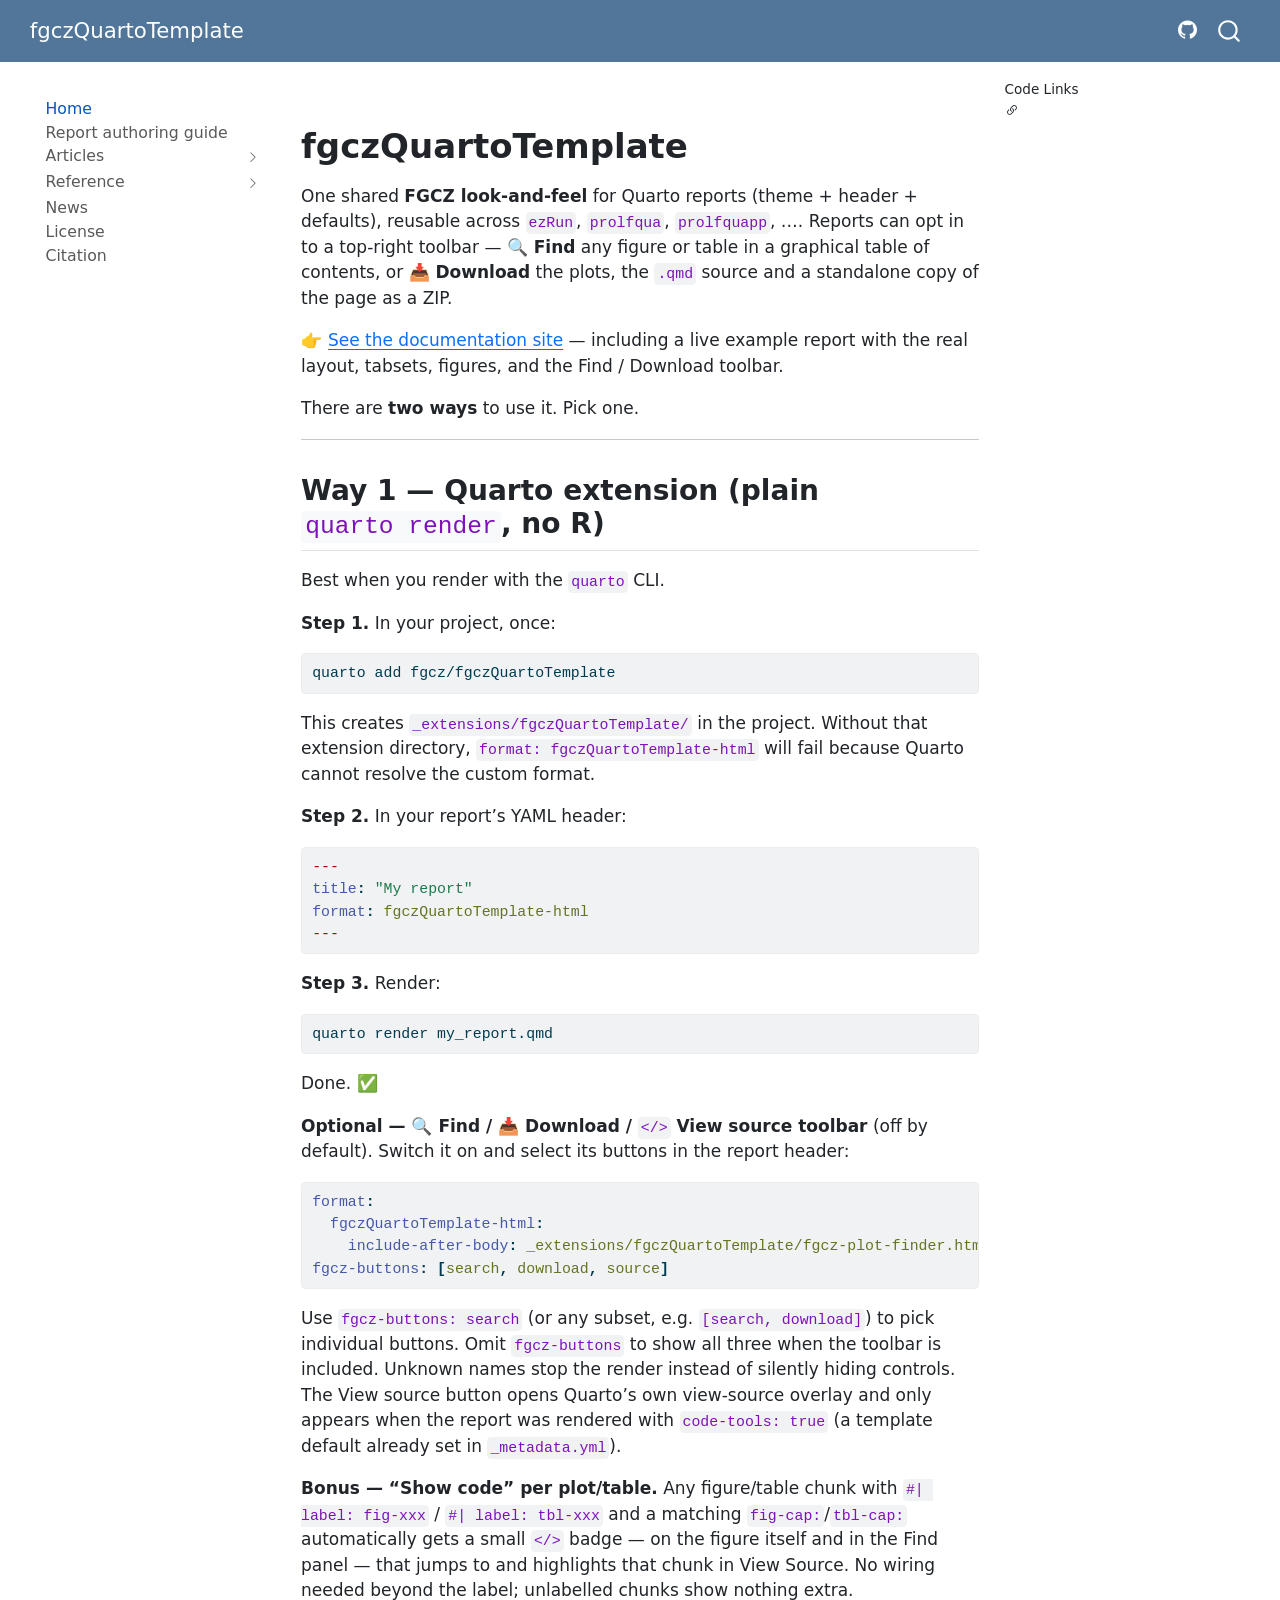
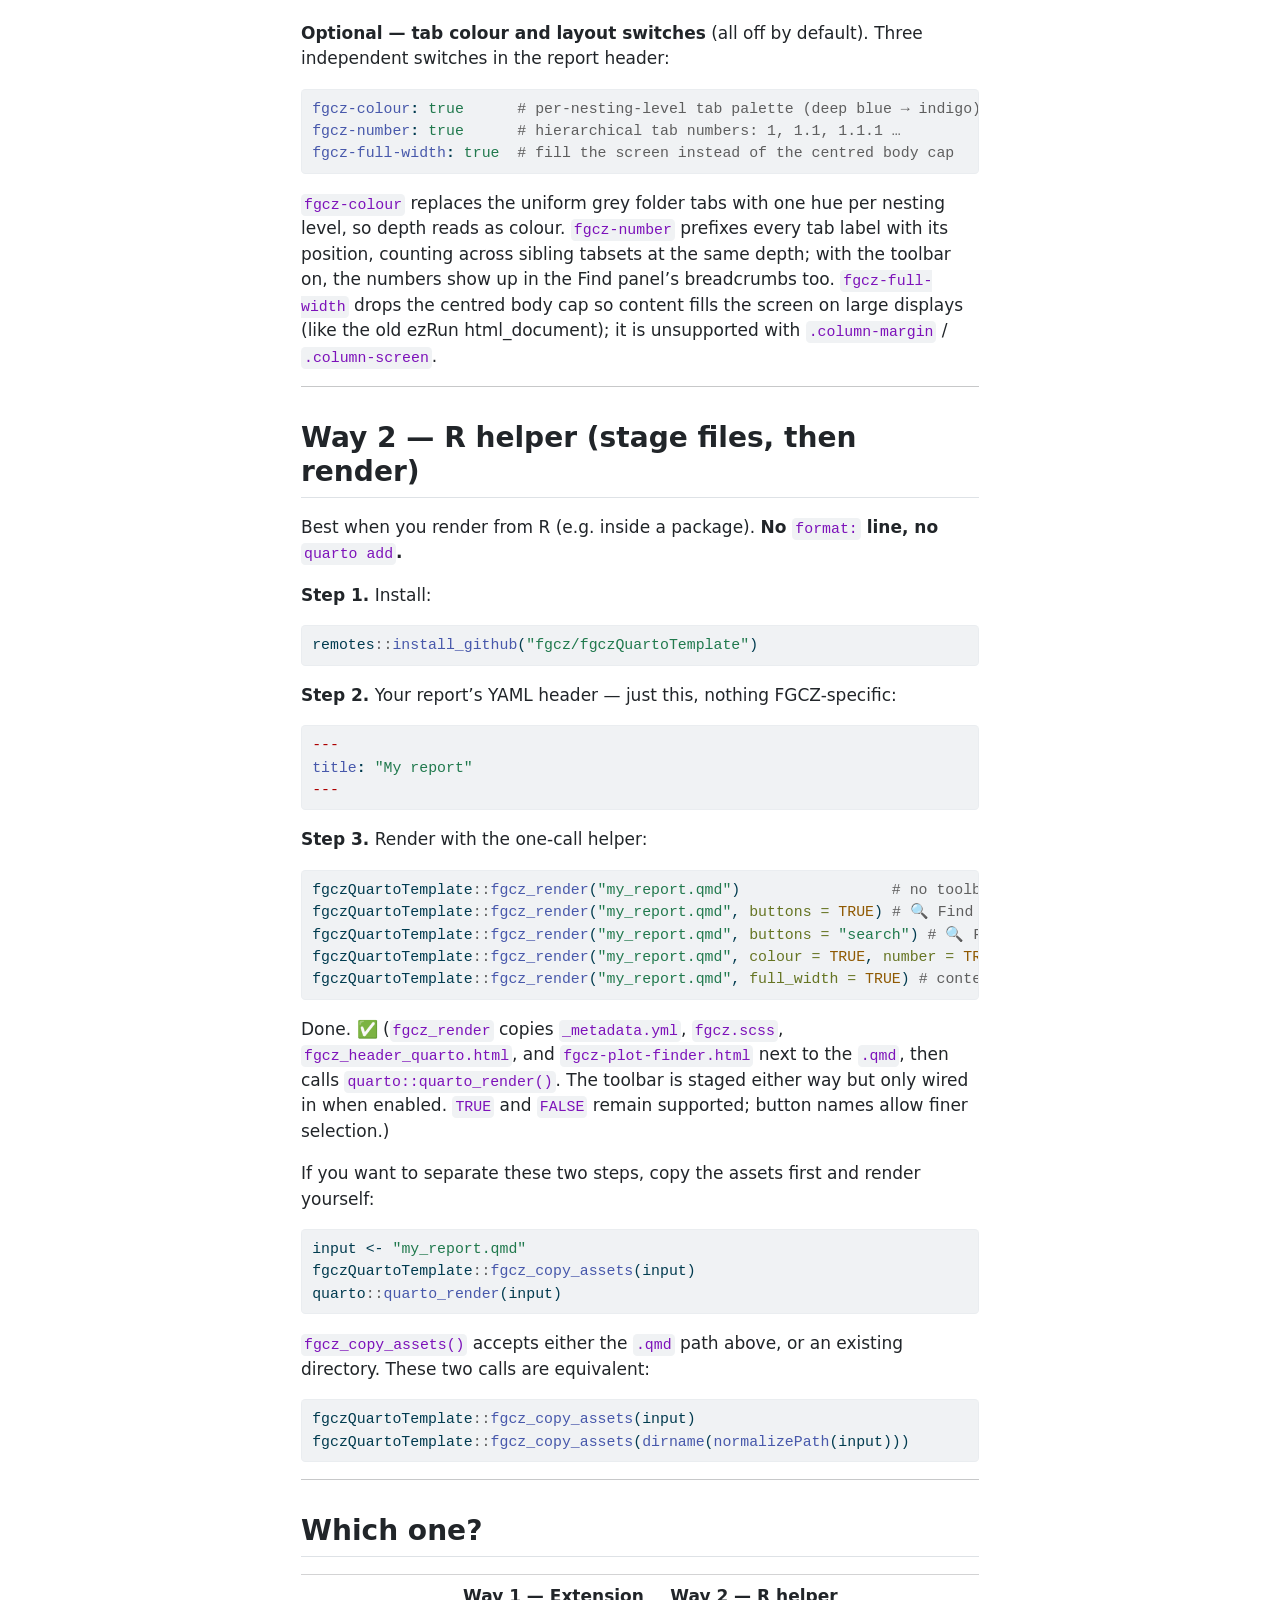
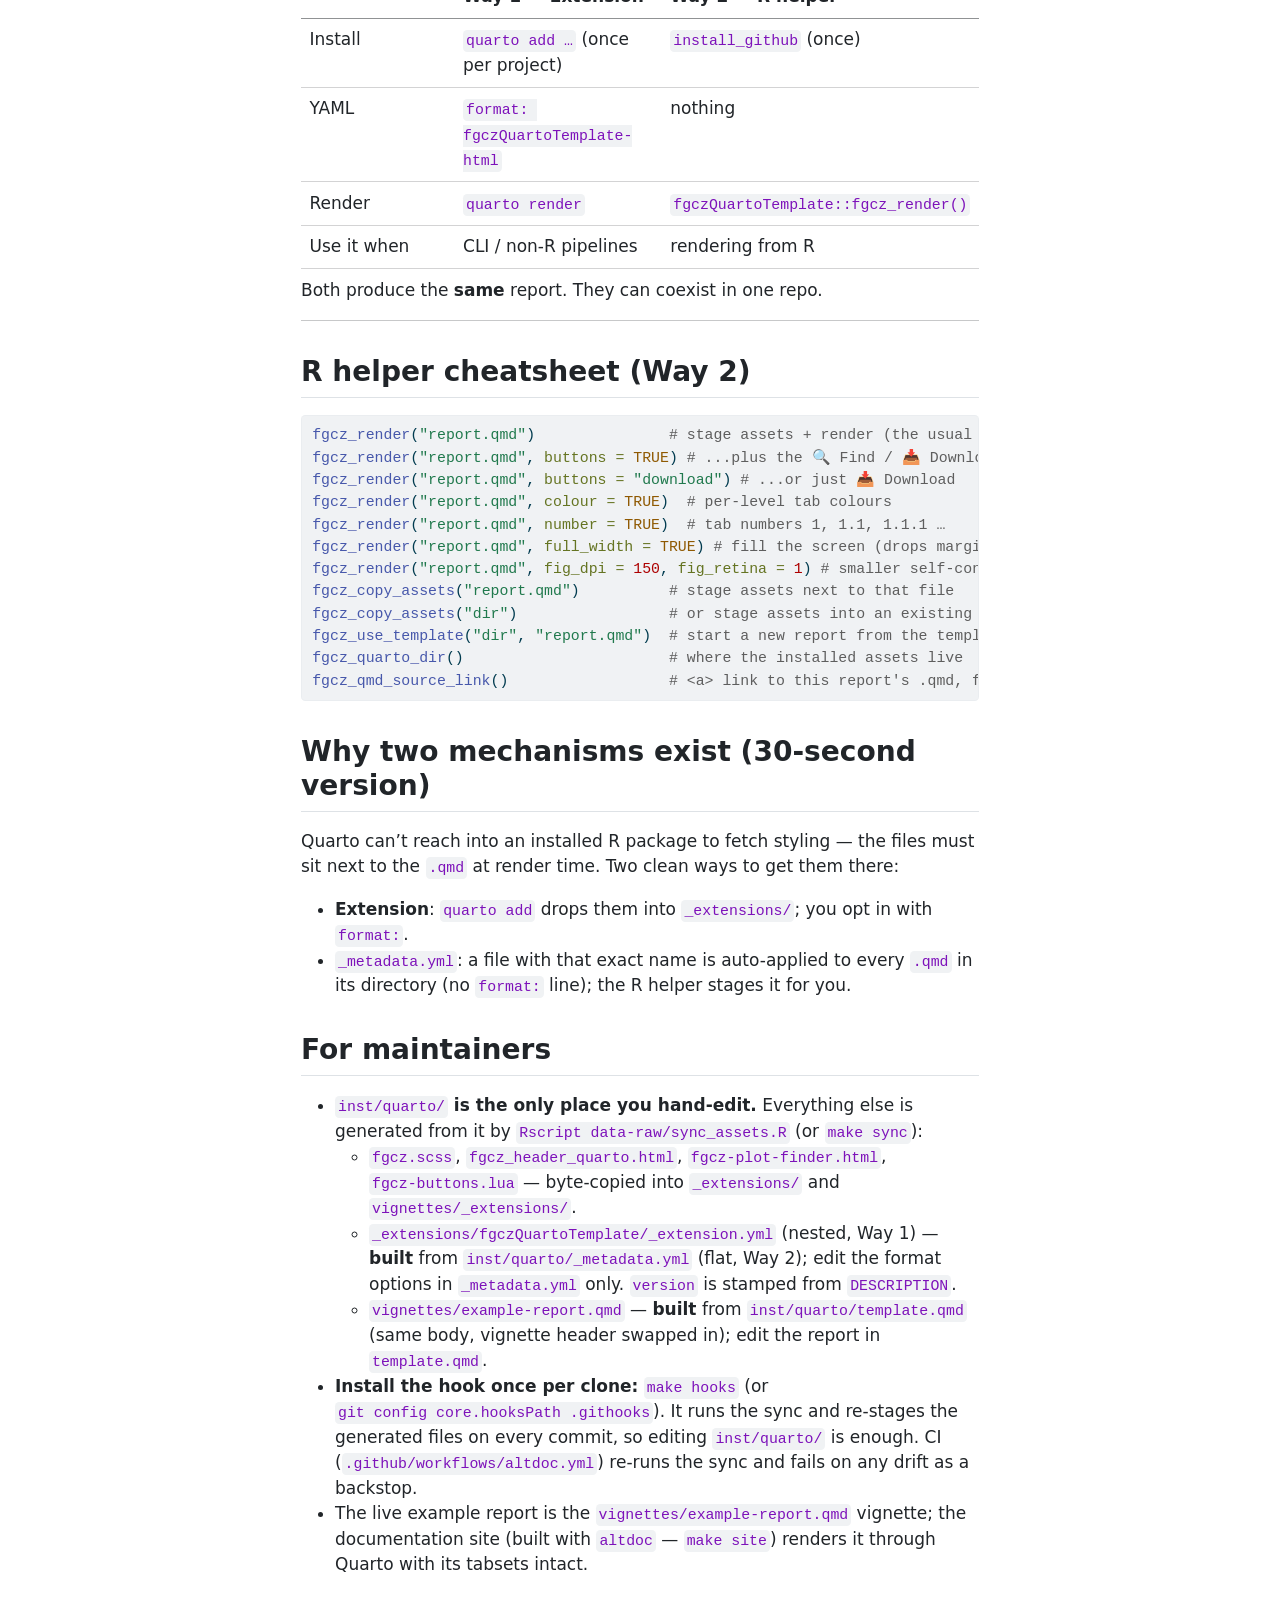
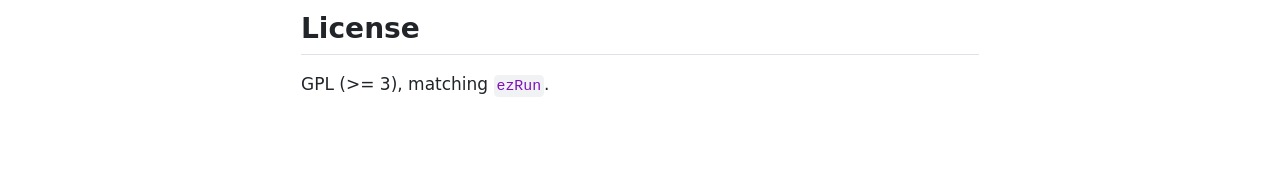
<file: index.html>
<!DOCTYPE html>
<html xmlns="http://www.w3.org/1999/xhtml" lang="en" xml:lang="en"><head>

<meta charset="utf-8">
<meta name="generator" content="quarto-1.11.9">

<meta name="viewport" content="width=device-width, initial-scale=1.0, user-scalable=yes">


<title>fgczQuartoTemplate</title>
<style>
/* Default styles provided by pandoc.
** See https://pandoc.org/MANUAL.html#variables-for-html for config info.
*/
span.smallcaps{font-variant: small-caps;}
div.columns{display: flex; gap: 1.5em;}
div.column{flex: auto;}
@media screen {
div.columns{gap: min(4vw, 1.5em);}
div.column{overflow-x: auto;}
}
div.hanging-indent{margin-left: 1.5em; text-indent: -1.5em;}
ul.task-list{list-style: none;}
ul.task-list li input[type="checkbox"] {
  width: 0.8em;
  margin: 0 0.8em 0.2em -1em; /* quarto-specific, see https://github.com/quarto-dev/quarto-cli/issues/4556 */ 
  vertical-align: middle;
}
/* CSS for syntax highlighting */
html { -webkit-text-size-adjust: 100%; }
pre > code.sourceCode { white-space: pre; position: relative; }
pre > code.sourceCode > span { display: inline-block; line-height: 1.25; }
pre > code.sourceCode > span:empty { height: 1.2em; }
.sourceCode { overflow: visible; }
code.sourceCode > span { color: inherit; text-decoration: inherit; }
div.sourceCode { margin: 1em 0; }
pre.sourceCode { margin: 0; }
@media screen {
div.sourceCode { overflow: auto; }
}
@media print {
pre > code.sourceCode { white-space: pre-wrap; }
pre > code.sourceCode > span { text-indent: -5em; padding-left: 5em; }
}
pre.numberSource code
  { counter-reset: source-line 0; }
pre.numberSource code > span
  { position: relative; left: -4em; counter-increment: source-line; }
pre.numberSource code > span > a:first-child::before
  { content: counter(source-line);
    position: relative; left: -1em; text-align: right; vertical-align: baseline;
    border: none; display: inline-block;
    -webkit-touch-callout: none; -webkit-user-select: none;
    -khtml-user-select: none; -moz-user-select: none;
    -ms-user-select: none; user-select: none;
    padding: 0 4px; width: 4em;
  }
pre.numberSource { margin-left: 3em;  padding-left: 4px; }
div.sourceCode
  {   }
@media screen {
pre > code.sourceCode > span > a:first-child::before { text-decoration: underline; }
}
</style>


<script src="site_libs/quarto-nav/quarto-nav.js"></script>
<script src="site_libs/quarto-nav/headroom.min.js"></script>
<script src="site_libs/clipboard/clipboard.min.js"></script>
<script src="site_libs/quarto-search/autocomplete.umd.js"></script>
<script src="site_libs/quarto-search/fuse.min.js"></script>
<script src="site_libs/quarto-search/quarto-search.js"></script>
<meta name="quarto:offset" content="./">
<script src="site_libs/quarto-html/quarto.js" type="module"></script>
<script src="site_libs/quarto-html/tabsets/tabsets.js" type="module"></script>
<script src="site_libs/quarto-html/scrollable-regions/scrollable-regions.js" type="module"></script>
<script src="site_libs/quarto-html/popper.min.js"></script>
<script src="site_libs/quarto-html/tippy.umd.min.js"></script>
<script src="site_libs/quarto-html/anchor.min.js"></script>
<link href="site_libs/quarto-html/tippy.css" rel="stylesheet">
<link href="site_libs/quarto-html/quarto-syntax-highlighting-63b5708e65d6cd79cd7618c58d0c21e7.css" rel="stylesheet" id="quarto-text-highlighting-styles">
<script src="site_libs/bootstrap/bootstrap.min.js"></script>
<link href="site_libs/bootstrap/bootstrap-icons.css" rel="stylesheet">
<link href="site_libs/bootstrap/bootstrap-b54df9fb5010a34dec8c6a1865e1addd.min.css" rel="stylesheet" append-hash="true" id="quarto-bootstrap" data-mode="light">
<script id="quarto-search-options" type="application/json">{
  "location": "navbar",
  "copy-button": false,
  "collapse-after": 3,
  "panel-placement": "end",
  "type": "overlay",
  "limit": 50,
  "keyboard-shortcut": [
    "f",
    "/",
    "s"
  ],
  "show-item-context": false,
  "language": {
    "search-no-results-text": "No results",
    "search-matching-documents-text": "matching documents",
    "search-copy-link-title": "Copy link to search",
    "search-hide-matches-text": "Hide additional matches",
    "search-more-match-text": "more match in this document",
    "search-more-matches-text": "more matches in this document",
    "search-clear-button-title": "Clear",
    "search-text-placeholder": "",
    "search-detached-cancel-button-title": "Cancel",
    "search-submit-button-title": "Submit",
    "search-label": "Search"
  }
}</script>


</head>

<body class="nav-sidebar floating nav-fixed quarto-light"><a id="quarto-skip-link" class="visually-hidden-focusable" href="#quarto-document-content">Skip to main content</a>

<div id="quarto-search-results"></div>
  <header id="quarto-header" class="headroom fixed-top">
    <nav class="navbar navbar-expand-lg " data-bs-theme="dark" aria-label="Site">
      <div class="navbar-container container-fluid">
      <div class="navbar-brand-container mx-auto">
    <a class="navbar-brand" href="./index.html">
    <span class="navbar-title">fgczQuartoTemplate</span>
    </a>
  </div>
          <button class="navbar-toggler" type="button" data-bs-toggle="collapse" data-bs-target="#navbarCollapse" aria-controls="navbarCollapse" aria-expanded="false" aria-label="Toggle navigation" onclick="if (window.quartoToggleHeadroom) { window.quartoToggleHeadroom(); }">
  <span class="navbar-toggler-icon"></span>
</button>
          <div class="collapse navbar-collapse" id="navbarCollapse">
            <ul class="navbar-nav navbar-nav-scroll ms-auto">
  <li class="nav-item compact">
    <a class="nav-link" href="https://github.com/fgcz/fgczQuartoTemplate"> <i class="bi bi-github" role="img" aria-label="fgczQuartoTemplate GitHub">
</i> 
<span class="menu-text"></span></a>
  </li>  
</ul>
          </div> <!-- /navcollapse -->
            <div class="quarto-navbar-tools">
</div>
            <div id="quarto-search" class="" title="Search"></div>
      </div> <!-- /container-fluid -->
    </nav>
  <nav class="quarto-secondary-nav" aria-label="Toolbar">
    <div class="container-fluid d-flex">
      <button type="button" class="quarto-btn-toggle btn" data-bs-toggle="collapse" role="button" data-bs-target=".quarto-sidebar-collapse-item" aria-controls="quarto-sidebar" aria-expanded="false" aria-label="Toggle sidebar navigation" onclick="if (window.quartoToggleHeadroom) { window.quartoToggleHeadroom(); }">
        <i class="bi bi-layout-text-sidebar-reverse"></i>
      </button>
        <nav class="quarto-page-breadcrumbs" aria-label="Breadcrumbs"><ol class="breadcrumb"><li class="breadcrumb-item"><a href="./index.html">Home</a></li></ol></nav>
        <a class="flex-grow-1" data-bs-toggle="collapse" data-bs-target=".quarto-sidebar-collapse-item" onclick="if (window.quartoToggleHeadroom) { window.quartoToggleHeadroom(); }">      
        </a>
    </div>
  </nav>
</header>
<!-- content -->
<div id="quarto-content" class="quarto-container page-columns page-rows-contents page-layout-article page-navbar">
<!-- sidebar -->
  <nav id="quarto-sidebar" class="sidebar collapse collapse-horizontal quarto-sidebar-collapse-item sidebar-navigation floating overflow-auto" aria-label="Section">
    <div class="sidebar-menu-container"> 
    <ul class="list-unstyled mt-1">
        <li class="sidebar-item">
  <div class="sidebar-item-container"> 
  <a href="./index.html" class="sidebar-item-text sidebar-link active">
 <span class="menu-text">Home</span></a>
  </div>
</li>
        <li class="sidebar-item">
  <div class="sidebar-item-container"> 
  <a href="./fgcz-quarto-reports.html" class="sidebar-item-text sidebar-link">
 <span class="menu-text">Report authoring guide</span></a>
  </div>
</li>
        <li class="sidebar-item sidebar-item-section">
      <div class="sidebar-item-container"> 
            <button type="button" class="sidebar-item-text sidebar-item-toggle sidebar-link text-start collapsed" data-bs-toggle="collapse" data-bs-target="#quarto-sidebar-section-1" aria-controls="quarto-sidebar-section-1" aria-expanded="false">
 <span class="menu-text" id="quarto-sidebar-section-1-label">Articles</span><i class="bi bi-chevron-right" aria-hidden="true"></i></button>
      </div>
      <ul id="quarto-sidebar-section-1" aria-labelledby="quarto-sidebar-section-1-label" class="collapse list-unstyled sidebar-section depth1 ">  
          <li class="sidebar-item">
  <div class="sidebar-item-container"> 
  <a href="./vignettes/example-report.html" class="sidebar-item-text sidebar-link">
 <span class="menu-text">FGCZ tabset layout example</span></a>
  </div>
</li>
          <li class="sidebar-item">
  <div class="sidebar-item-container"> 
  <a href="./vignettes/fgczQuartoTemplate.html" class="sidebar-item-text sidebar-link">
 <span class="menu-text">Using the FGCZ Quarto report templates</span></a>
  </div>
</li>
      </ul>
  </li>
        <li class="sidebar-item sidebar-item-section">
      <div class="sidebar-item-container"> 
            <button type="button" class="sidebar-item-text sidebar-item-toggle sidebar-link text-start collapsed" data-bs-toggle="collapse" data-bs-target="#quarto-sidebar-section-2" aria-controls="quarto-sidebar-section-2" aria-expanded="false">
 <span class="menu-text" id="quarto-sidebar-section-2-label">Reference</span><i class="bi bi-chevron-right" aria-hidden="true"></i></button>
      </div>
      <ul id="quarto-sidebar-section-2" aria-labelledby="quarto-sidebar-section-2-label" class="collapse list-unstyled sidebar-section depth1 ">  
          <li class="sidebar-item">
  <div class="sidebar-item-container"> 
  <a href="./man/fgcz_copy_assets.html" class="sidebar-item-text sidebar-link">
 <span class="menu-text">fgcz_copy_assets</span></a>
  </div>
</li>
          <li class="sidebar-item">
  <div class="sidebar-item-container"> 
  <a href="./man/fgcz_qmd_source_link.html" class="sidebar-item-text sidebar-link">
 <span class="menu-text">fgcz_qmd_source_link</span></a>
  </div>
</li>
          <li class="sidebar-item">
  <div class="sidebar-item-container"> 
  <a href="./man/fgcz_quarto_dir.html" class="sidebar-item-text sidebar-link">
 <span class="menu-text">fgcz_quarto_dir</span></a>
  </div>
</li>
          <li class="sidebar-item">
  <div class="sidebar-item-container"> 
  <a href="./man/fgcz_render.html" class="sidebar-item-text sidebar-link">
 <span class="menu-text">fgcz_render</span></a>
  </div>
</li>
          <li class="sidebar-item">
  <div class="sidebar-item-container"> 
  <a href="./man/fgcz_use_template.html" class="sidebar-item-text sidebar-link">
 <span class="menu-text">fgcz_use_template</span></a>
  </div>
</li>
          <li class="sidebar-item">
  <div class="sidebar-item-container"> 
  <a href="./man/fgczQuartoTemplate-assets.html" class="sidebar-item-text sidebar-link">
 <span class="menu-text">fgczQuartoTemplate-assets</span></a>
  </div>
</li>
      </ul>
  </li>
        <li class="sidebar-item">
  <div class="sidebar-item-container"> 
  <a href="./NEWS.html" class="sidebar-item-text sidebar-link">
 <span class="menu-text">News</span></a>
  </div>
</li>
        <li class="sidebar-item">
  <div class="sidebar-item-container"> 
  <a href="./LICENSE.html" class="sidebar-item-text sidebar-link">
 <span class="menu-text">License</span></a>
  </div>
</li>
        <li class="sidebar-item">
  <div class="sidebar-item-container"> 
  <a href="./CITATION.html" class="sidebar-item-text sidebar-link">
 <span class="menu-text">Citation</span></a>
  </div>
</li>
    </ul>
    </div>
</nav>
<div id="quarto-sidebar-glass" class="quarto-sidebar-collapse-item" data-bs-toggle="collapse" data-bs-target=".quarto-sidebar-collapse-item"></div>
<!-- margin-sidebar -->
    <div id="quarto-margin-sidebar" class="sidebar margin-sidebar">
        
    <div class="quarto-code-links"><h2>Code Links</h2><ul><li><a href="undefined"><i class="bi bi-link-45deg"></i></a></li></ul></div></div>
<!-- main -->
<main class="content" id="quarto-document-content" tabindex="-1"><header id="title-block-header" class="quarto-title-block"></header>




<section id="fgczquartotemplate" class="level1">
<h1>fgczQuartoTemplate</h1>
<p>One shared <strong>FGCZ look-and-feel</strong> for Quarto reports (theme + header + defaults), reusable across <code>ezRun</code>, <code>prolfqua</code>, <code>prolfquapp</code>, …. Reports can opt in to a top-right toolbar — <strong>🔍 Find</strong> any figure or table in a graphical table of contents, or <strong>📥 Download</strong> the plots, the <code>.qmd</code> source and a standalone copy of the page as a ZIP.</p>
<p><strong>👉 <a href="https://fgcz.github.io/fgczQuartoTemplate/">See the documentation site</a></strong> — including a live example report with the real layout, tabsets, figures, and the Find / Download toolbar.</p>
<p>There are <strong>two ways</strong> to use it. Pick one.</p>
<hr>
<section id="way-1-quarto-extension-plain-quarto-render-no-r" class="level2">
<h2 class="anchored" data-anchor-id="way-1-quarto-extension-plain-quarto-render-no-r">Way 1 — Quarto extension (plain <code>quarto render</code>, no R)</h2>
<p>Best when you render with the <code>quarto</code> CLI.</p>
<p><strong>Step 1.</strong> In your project, once:</p>
<div class="code-copy-outer-scaffold"><div class="sourceCode" id="cb1"><pre class="sourceCode sh code-with-copy"><code class="sourceCode bash"><span id="cb1-1"><a href="#cb1-1" aria-hidden="true" tabindex="-1"></a><span class="ex">quarto</span> add fgcz/fgczQuartoTemplate</span></code></pre></div><button title="Copy to Clipboard" class="code-copy-button"><i class="bi"></i></button></div>
<p>This creates <code>_extensions/fgczQuartoTemplate/</code> in the project. Without that extension directory, <code>format: fgczQuartoTemplate-html</code> will fail because Quarto cannot resolve the custom format.</p>
<p><strong>Step 2.</strong> In your report’s YAML header:</p>
<div class="code-copy-outer-scaffold"><div class="sourceCode" id="cb2"><pre class="sourceCode yaml code-with-copy"><code class="sourceCode yaml"><span id="cb2-1"><a href="#cb2-1" aria-hidden="true" tabindex="-1"></a><span class="pp">---</span></span>
<span id="cb2-2"><a href="#cb2-2" aria-hidden="true" tabindex="-1"></a><span class="fu">title</span><span class="kw">:</span><span class="at"> </span><span class="st">"My report"</span></span>
<span id="cb2-3"><a href="#cb2-3" aria-hidden="true" tabindex="-1"></a><span class="fu">format</span><span class="kw">:</span><span class="at"> fgczQuartoTemplate-html</span></span>
<span id="cb2-4"><a href="#cb2-4" aria-hidden="true" tabindex="-1"></a><span class="pp">---</span></span></code></pre></div><button title="Copy to Clipboard" class="code-copy-button"><i class="bi"></i></button></div>
<p><strong>Step 3.</strong> Render:</p>
<div class="code-copy-outer-scaffold"><div class="sourceCode" id="cb3"><pre class="sourceCode sh code-with-copy"><code class="sourceCode bash"><span id="cb3-1"><a href="#cb3-1" aria-hidden="true" tabindex="-1"></a><span class="ex">quarto</span> render my_report.qmd</span></code></pre></div><button title="Copy to Clipboard" class="code-copy-button"><i class="bi"></i></button></div>
<p>Done. ✅</p>
<p><strong>Optional — 🔍 Find / 📥 Download / <code>&lt;/&gt;</code> View source toolbar</strong> (off by default). Switch it on and select its buttons in the report header:</p>
<div class="code-copy-outer-scaffold"><div class="sourceCode" id="cb4"><pre class="sourceCode yaml code-with-copy"><code class="sourceCode yaml"><span id="cb4-1"><a href="#cb4-1" aria-hidden="true" tabindex="-1"></a><span class="fu">format</span><span class="kw">:</span></span>
<span id="cb4-2"><a href="#cb4-2" aria-hidden="true" tabindex="-1"></a><span class="at">  </span><span class="fu">fgczQuartoTemplate-html</span><span class="kw">:</span></span>
<span id="cb4-3"><a href="#cb4-3" aria-hidden="true" tabindex="-1"></a><span class="at">    </span><span class="fu">include-after-body</span><span class="kw">:</span><span class="at"> _extensions/fgczQuartoTemplate/fgcz-plot-finder.html</span></span>
<span id="cb4-4"><a href="#cb4-4" aria-hidden="true" tabindex="-1"></a><span class="fu">fgcz-buttons</span><span class="kw">:</span><span class="at"> </span><span class="kw">[</span><span class="at">search</span><span class="kw">,</span><span class="at"> download</span><span class="kw">,</span><span class="at"> source</span><span class="kw">]</span></span></code></pre></div><button title="Copy to Clipboard" class="code-copy-button"><i class="bi"></i></button></div>
<p>Use <code>fgcz-buttons: search</code> (or any subset, e.g.&nbsp;<code>[search, download]</code>) to pick individual buttons. Omit <code>fgcz-buttons</code> to show all three when the toolbar is included. Unknown names stop the render instead of silently hiding controls. The View source button opens Quarto’s own view-source overlay and only appears when the report was rendered with <code>code-tools: true</code> (a template default already set in <code>_metadata.yml</code>).</p>
<p><strong>Bonus — “Show code” per plot/table.</strong> Any figure/table chunk with <code>#| label: fig-xxx</code> / <code>#| label: tbl-xxx</code> and a matching <code>fig-cap:</code>/<code>tbl-cap:</code> automatically gets a small <code>&lt;/&gt;</code> badge — on the figure itself and in the Find panel — that jumps to and highlights that chunk in View Source. No wiring needed beyond the label; unlabelled chunks show nothing extra.</p>
<p><strong>Optional — tab colour and layout switches</strong> (all off by default). Three independent switches in the report header:</p>
<div class="code-copy-outer-scaffold"><div class="sourceCode" id="cb5"><pre class="sourceCode yaml code-with-copy"><code class="sourceCode yaml"><span id="cb5-1"><a href="#cb5-1" aria-hidden="true" tabindex="-1"></a><span class="fu">fgcz-colour</span><span class="kw">:</span><span class="at"> </span><span class="ch">true</span><span class="co">      # per-nesting-level tab palette (deep blue → indigo)</span></span>
<span id="cb5-2"><a href="#cb5-2" aria-hidden="true" tabindex="-1"></a><span class="fu">fgcz-number</span><span class="kw">:</span><span class="at"> </span><span class="ch">true</span><span class="co">      # hierarchical tab numbers: 1, 1.1, 1.1.1 …</span></span>
<span id="cb5-3"><a href="#cb5-3" aria-hidden="true" tabindex="-1"></a><span class="fu">fgcz-full-width</span><span class="kw">:</span><span class="at"> </span><span class="ch">true</span><span class="co">  # fill the screen instead of the centred body cap</span></span></code></pre></div><button title="Copy to Clipboard" class="code-copy-button"><i class="bi"></i></button></div>
<p><code>fgcz-colour</code> replaces the uniform grey folder tabs with one hue per nesting level, so depth reads as colour. <code>fgcz-number</code> prefixes every tab label with its position, counting across sibling tabsets at the same depth; with the toolbar on, the numbers show up in the Find panel’s breadcrumbs too. <code>fgcz-full-width</code> drops the centred body cap so content fills the screen on large displays (like the old ezRun html_document); it is unsupported with <code>.column-margin</code> / <code>.column-screen</code>.</p>
<hr>
</section>
<section id="way-2-r-helper-stage-files-then-render" class="level2">
<h2 class="anchored" data-anchor-id="way-2-r-helper-stage-files-then-render">Way 2 — R helper (stage files, then render)</h2>
<p>Best when you render from R (e.g.&nbsp;inside a package). <strong>No <code>format:</code> line, no <code>quarto add</code>.</strong></p>
<p><strong>Step 1.</strong> Install:</p>
<div class="code-copy-outer-scaffold"><div class="sourceCode" id="cb6"><pre class="sourceCode r code-with-copy"><code class="sourceCode r"><span id="cb6-1"><a href="#cb6-1" aria-hidden="true" tabindex="-1"></a>remotes<span class="sc">::</span><span class="fu">install_github</span>(<span class="st">"fgcz/fgczQuartoTemplate"</span>)</span></code></pre></div><button title="Copy to Clipboard" class="code-copy-button"><i class="bi"></i></button></div>
<p><strong>Step 2.</strong> Your report’s YAML header — just this, nothing FGCZ-specific:</p>
<div class="code-copy-outer-scaffold"><div class="sourceCode" id="cb7"><pre class="sourceCode yaml code-with-copy"><code class="sourceCode yaml"><span id="cb7-1"><a href="#cb7-1" aria-hidden="true" tabindex="-1"></a><span class="pp">---</span></span>
<span id="cb7-2"><a href="#cb7-2" aria-hidden="true" tabindex="-1"></a><span class="fu">title</span><span class="kw">:</span><span class="at"> </span><span class="st">"My report"</span></span>
<span id="cb7-3"><a href="#cb7-3" aria-hidden="true" tabindex="-1"></a><span class="pp">---</span></span></code></pre></div><button title="Copy to Clipboard" class="code-copy-button"><i class="bi"></i></button></div>
<p><strong>Step 3.</strong> Render with the one-call helper:</p>
<div class="code-copy-outer-scaffold"><div class="sourceCode" id="cb8"><pre class="sourceCode r code-with-copy"><code class="sourceCode r"><span id="cb8-1"><a href="#cb8-1" aria-hidden="true" tabindex="-1"></a>fgczQuartoTemplate<span class="sc">::</span><span class="fu">fgcz_render</span>(<span class="st">"my_report.qmd"</span>)                 <span class="co"># no toolbar</span></span>
<span id="cb8-2"><a href="#cb8-2" aria-hidden="true" tabindex="-1"></a>fgczQuartoTemplate<span class="sc">::</span><span class="fu">fgcz_render</span>(<span class="st">"my_report.qmd"</span>, <span class="at">buttons =</span> <span class="cn">TRUE</span>) <span class="co"># 🔍 Find / 📥 Download / &lt;/&gt; View source</span></span>
<span id="cb8-3"><a href="#cb8-3" aria-hidden="true" tabindex="-1"></a>fgczQuartoTemplate<span class="sc">::</span><span class="fu">fgcz_render</span>(<span class="st">"my_report.qmd"</span>, <span class="at">buttons =</span> <span class="st">"search"</span>) <span class="co"># 🔍 Find only</span></span>
<span id="cb8-4"><a href="#cb8-4" aria-hidden="true" tabindex="-1"></a>fgczQuartoTemplate<span class="sc">::</span><span class="fu">fgcz_render</span>(<span class="st">"my_report.qmd"</span>, <span class="at">colour =</span> <span class="cn">TRUE</span>, <span class="at">number =</span> <span class="cn">TRUE</span>) <span class="co"># coloured + numbered tabs</span></span>
<span id="cb8-5"><a href="#cb8-5" aria-hidden="true" tabindex="-1"></a>fgczQuartoTemplate<span class="sc">::</span><span class="fu">fgcz_render</span>(<span class="st">"my_report.qmd"</span>, <span class="at">full_width =</span> <span class="cn">TRUE</span>) <span class="co"># content fills the screen</span></span></code></pre></div><button title="Copy to Clipboard" class="code-copy-button"><i class="bi"></i></button></div>
<p>Done. ✅ (<code>fgcz_render</code> copies <code>_metadata.yml</code>, <code>fgcz.scss</code>, <code>fgcz_header_quarto.html</code>, and <code>fgcz-plot-finder.html</code> next to the <code>.qmd</code>, then calls <code>quarto::quarto_render()</code>. The toolbar is staged either way but only wired in when enabled. <code>TRUE</code> and <code>FALSE</code> remain supported; button names allow finer selection.)</p>
<p>If you want to separate these two steps, copy the assets first and render yourself:</p>
<div class="code-copy-outer-scaffold"><div class="sourceCode" id="cb9"><pre class="sourceCode r code-with-copy"><code class="sourceCode r"><span id="cb9-1"><a href="#cb9-1" aria-hidden="true" tabindex="-1"></a>input <span class="ot">&lt;-</span> <span class="st">"my_report.qmd"</span></span>
<span id="cb9-2"><a href="#cb9-2" aria-hidden="true" tabindex="-1"></a>fgczQuartoTemplate<span class="sc">::</span><span class="fu">fgcz_copy_assets</span>(input)</span>
<span id="cb9-3"><a href="#cb9-3" aria-hidden="true" tabindex="-1"></a>quarto<span class="sc">::</span><span class="fu">quarto_render</span>(input)</span></code></pre></div><button title="Copy to Clipboard" class="code-copy-button"><i class="bi"></i></button></div>
<p><code>fgcz_copy_assets()</code> accepts either the <code>.qmd</code> path above, or an existing directory. These two calls are equivalent:</p>
<div class="code-copy-outer-scaffold"><div class="sourceCode" id="cb10"><pre class="sourceCode r code-with-copy"><code class="sourceCode r"><span id="cb10-1"><a href="#cb10-1" aria-hidden="true" tabindex="-1"></a>fgczQuartoTemplate<span class="sc">::</span><span class="fu">fgcz_copy_assets</span>(input)</span>
<span id="cb10-2"><a href="#cb10-2" aria-hidden="true" tabindex="-1"></a>fgczQuartoTemplate<span class="sc">::</span><span class="fu">fgcz_copy_assets</span>(<span class="fu">dirname</span>(<span class="fu">normalizePath</span>(input)))</span></code></pre></div><button title="Copy to Clipboard" class="code-copy-button"><i class="bi"></i></button></div>
<hr>
</section>
<section id="which-one" class="level2">
<h2 class="anchored" data-anchor-id="which-one">Which one?</h2>
<table class="caption-top table">
<colgroup>
<col style="width: 33%">
<col style="width: 33%">
<col style="width: 33%">
</colgroup>
<thead>
<tr class="header">
<th></th>
<th>Way 1 — Extension</th>
<th>Way 2 — R helper</th>
</tr>
</thead>
<tbody>
<tr class="odd">
<td>Install</td>
<td><code>quarto add …</code> (once per project)</td>
<td><code>install_github</code> (once)</td>
</tr>
<tr class="even">
<td>YAML</td>
<td><code>format: fgczQuartoTemplate-html</code></td>
<td>nothing</td>
</tr>
<tr class="odd">
<td>Render</td>
<td><code>quarto render</code></td>
<td><code>fgczQuartoTemplate::fgcz_render()</code></td>
</tr>
<tr class="even">
<td>Use it when</td>
<td>CLI / non-R pipelines</td>
<td>rendering from R</td>
</tr>
</tbody>
</table>
<p>Both produce the <strong>same</strong> report. They can coexist in one repo.</p>
<hr>
</section>
<section id="r-helper-cheatsheet-way-2" class="level2">
<h2 class="anchored" data-anchor-id="r-helper-cheatsheet-way-2">R helper cheatsheet (Way 2)</h2>
<div class="code-copy-outer-scaffold"><div class="sourceCode" id="cb11"><pre class="sourceCode r code-with-copy"><code class="sourceCode r"><span id="cb11-1"><a href="#cb11-1" aria-hidden="true" tabindex="-1"></a><span class="fu">fgcz_render</span>(<span class="st">"report.qmd"</span>)               <span class="co"># stage assets + render (the usual one)</span></span>
<span id="cb11-2"><a href="#cb11-2" aria-hidden="true" tabindex="-1"></a><span class="fu">fgcz_render</span>(<span class="st">"report.qmd"</span>, <span class="at">buttons =</span> <span class="cn">TRUE</span>) <span class="co"># ...plus the 🔍 Find / 📥 Download / &lt;/&gt; View source toolbar</span></span>
<span id="cb11-3"><a href="#cb11-3" aria-hidden="true" tabindex="-1"></a><span class="fu">fgcz_render</span>(<span class="st">"report.qmd"</span>, <span class="at">buttons =</span> <span class="st">"download"</span>) <span class="co"># ...or just 📥 Download</span></span>
<span id="cb11-4"><a href="#cb11-4" aria-hidden="true" tabindex="-1"></a><span class="fu">fgcz_render</span>(<span class="st">"report.qmd"</span>, <span class="at">colour =</span> <span class="cn">TRUE</span>)  <span class="co"># per-level tab colours</span></span>
<span id="cb11-5"><a href="#cb11-5" aria-hidden="true" tabindex="-1"></a><span class="fu">fgcz_render</span>(<span class="st">"report.qmd"</span>, <span class="at">number =</span> <span class="cn">TRUE</span>)  <span class="co"># tab numbers 1, 1.1, 1.1.1 …</span></span>
<span id="cb11-6"><a href="#cb11-6" aria-hidden="true" tabindex="-1"></a><span class="fu">fgcz_render</span>(<span class="st">"report.qmd"</span>, <span class="at">full_width =</span> <span class="cn">TRUE</span>) <span class="co"># fill the screen (drops margin/screen columns)</span></span>
<span id="cb11-7"><a href="#cb11-7" aria-hidden="true" tabindex="-1"></a><span class="fu">fgcz_render</span>(<span class="st">"report.qmd"</span>, <span class="at">fig_dpi =</span> <span class="dv">150</span>, <span class="at">fig_retina =</span> <span class="dv">1</span>) <span class="co"># smaller self-contained HTML</span></span>
<span id="cb11-8"><a href="#cb11-8" aria-hidden="true" tabindex="-1"></a><span class="fu">fgcz_copy_assets</span>(<span class="st">"report.qmd"</span>)          <span class="co"># stage assets next to that file</span></span>
<span id="cb11-9"><a href="#cb11-9" aria-hidden="true" tabindex="-1"></a><span class="fu">fgcz_copy_assets</span>(<span class="st">"dir"</span>)                 <span class="co"># or stage assets into an existing dir</span></span>
<span id="cb11-10"><a href="#cb11-10" aria-hidden="true" tabindex="-1"></a><span class="fu">fgcz_use_template</span>(<span class="st">"dir"</span>, <span class="st">"report.qmd"</span>)  <span class="co"># start a new report from the template</span></span>
<span id="cb11-11"><a href="#cb11-11" aria-hidden="true" tabindex="-1"></a><span class="fu">fgcz_quarto_dir</span>()                       <span class="co"># where the installed assets live</span></span>
<span id="cb11-12"><a href="#cb11-12" aria-hidden="true" tabindex="-1"></a><span class="fu">fgcz_qmd_source_link</span>()                  <span class="co"># &lt;a&gt; link to this report's .qmd, for a Report provenance table</span></span></code></pre></div><button title="Copy to Clipboard" class="code-copy-button"><i class="bi"></i></button></div>
</section>
<section id="why-two-mechanisms-exist-30-second-version" class="level2">
<h2 class="anchored" data-anchor-id="why-two-mechanisms-exist-30-second-version">Why two mechanisms exist (30-second version)</h2>
<p>Quarto can’t reach into an installed R package to fetch styling — the files must sit next to the <code>.qmd</code> at render time. Two clean ways to get them there:</p>
<ul>
<li><strong>Extension</strong>: <code>quarto add</code> drops them into <code>_extensions/</code>; you opt in with <code>format:</code>.</li>
<li><strong><code>_metadata.yml</code></strong>: a file with that exact name is auto-applied to every <code>.qmd</code> in its directory (no <code>format:</code> line); the R helper stages it for you.</li>
</ul>
</section>
<section id="for-maintainers" class="level2">
<h2 class="anchored" data-anchor-id="for-maintainers">For maintainers</h2>
<ul>
<li><strong><code>inst/quarto/</code> is the only place you hand-edit.</strong> Everything else is generated from it by <code>Rscript data-raw/sync_assets.R</code> (or <code>make sync</code>):
<ul>
<li><code>fgcz.scss</code>, <code>fgcz_header_quarto.html</code>, <code>fgcz-plot-finder.html</code>, <code>fgcz-buttons.lua</code> — byte-copied into <code>_extensions/</code> and <code>vignettes/_extensions/</code>.</li>
<li><code>_extensions/fgczQuartoTemplate/_extension.yml</code> (nested, Way 1) — <strong>built</strong> from <code>inst/quarto/_metadata.yml</code> (flat, Way 2); edit the format options in <code>_metadata.yml</code> only. <code>version</code> is stamped from <code>DESCRIPTION</code>.</li>
<li><code>vignettes/example-report.qmd</code> — <strong>built</strong> from <code>inst/quarto/template.qmd</code> (same body, vignette header swapped in); edit the report in <code>template.qmd</code>.</li>
</ul></li>
<li><strong>Install the hook once per clone:</strong> <code>make hooks</code> (or <code>git config core.hooksPath .githooks</code>). It runs the sync and re-stages the generated files on every commit, so editing <code>inst/quarto/</code> is enough. CI (<code>.github/workflows/altdoc.yml</code>) re-runs the sync and fails on any drift as a backstop.</li>
<li>The live example report is the <code>vignettes/example-report.qmd</code> vignette; the documentation site (built with <code>altdoc</code> — <code>make site</code>) renders it through Quarto with its tabsets intact.</li>
</ul>
</section>
<section id="license" class="level2">
<h2 class="anchored" data-anchor-id="license">License</h2>
<p>GPL (&gt;= 3), matching <code>ezRun</code>.</p>


</section>
</section>

</main> <!-- /main -->
<script id="quarto-html-after-body" type="application/javascript">
  window.document.addEventListener("DOMContentLoaded", function (event) {
    const icon = "";
    const anchorJS = new window.AnchorJS();
    anchorJS.options = {
      placement: 'right',
      icon: icon
    };
    anchorJS.add('.anchored');
    const isCodeAnnotation = (el) => {
      for (const clz of el.classList) {
        if (clz.startsWith('code-annotation-')) {                     
          return true;
        }
      }
      return false;
    }
    const onCopySuccess = function(e) {
      // button target
      const button = e.trigger;
      // don't keep focus
      button.blur();
      // flash "checked"
      button.classList.add('code-copy-button-checked');
      var currentTitle = button.getAttribute("title");
      button.setAttribute("title", "Copied!");
      let tooltip;
      if (window.bootstrap) {
        button.setAttribute("data-bs-toggle", "tooltip");
        button.setAttribute("data-bs-placement", "left");
        button.setAttribute("data-bs-title", "Copied!");
        tooltip = new bootstrap.Tooltip(button, 
          { trigger: "manual", 
            customClass: "code-copy-button-tooltip",
            offset: [0, -8]});
        tooltip.show();    
      }
      setTimeout(function() {
        if (tooltip) {
          tooltip.hide();
          button.removeAttribute("data-bs-title");
          button.removeAttribute("data-bs-toggle");
          button.removeAttribute("data-bs-placement");
        }
        button.setAttribute("title", currentTitle);
        button.classList.remove('code-copy-button-checked');
      }, 1000);
      // clear code selection
      e.clearSelection();
    }
    const getTextToCopy = function(trigger) {
      const outerScaffold = trigger.parentElement.cloneNode(true);
      const codeEl = outerScaffold.querySelector('code');
      for (const childEl of codeEl.children) {
        if (isCodeAnnotation(childEl)) {
          childEl.remove();
        }
      }
      return codeEl.innerText;
    }
    const clipboard = new window.ClipboardJS('.code-copy-button:not([data-in-quarto-modal])', {
      text: getTextToCopy
    });
    clipboard.on('success', onCopySuccess);
    if (window.document.getElementById('quarto-embedded-source-code-modal')) {
      const clipboardModal = new window.ClipboardJS('.code-copy-button[data-in-quarto-modal]', {
        text: getTextToCopy,
        container: window.document.getElementById('quarto-embedded-source-code-modal')
      });
      clipboardModal.on('success', onCopySuccess);
    }
      var localhostRegex = new RegExp(/^(?:http|https):\/\/localhost\:?[0-9]*\//);
      var mailtoRegex = new RegExp(/^mailto:/);
        var filterRegex = new RegExp('/' + window.location.host + '/');
      var isInternal = (href) => {
          return filterRegex.test(href) || localhostRegex.test(href) || mailtoRegex.test(href);
      }
      // Inspect non-navigation links and adorn them if external
      window.quartoDecorateExternalLinks = function (root) {
     var links = (root || window.document).querySelectorAll('a[href]:not(.nav-link):not(.navbar-brand):not(.toc-action):not(.sidebar-link):not(.sidebar-item-toggle):not(.pagination-link):not(.no-external):not([aria-hidden]):not(.dropdown-item):not(.quarto-navigation-tool):not(.about-link)');
      for (var i=0; i<links.length; i++) {
        const link = links[i];
        if (!isInternal(link.href)) {
          // undo the damage that might have been done by quarto-nav.js in the case of
          // links that we want to consider external
          if (link.dataset.originalHref !== undefined) {
            link.href = link.dataset.originalHref;
          }
          if (!link.classList.contains('no-external-icon')) {
          }
        }
      }
      };
      window.quartoDecorateExternalLinks(window.document);
    // Esc closes the popup (WCAG 1.4.13) and focus leaving both trigger and
    // popup closes it (WCAG 2.4.11); tippy handles neither for interactive popups.
    const hideOnEscAndFocusOut = {
      name: 'hideOnEscAndFocusOut',
      defaultValue: true,
      fn(instance) {
        const dismiss = () => {
          // A show scheduled by the trigger delay would otherwise reopen it
          instance.clearDelayTimeouts();
          instance.hide();
        };
        const onKeyDown = (event) => {
          if (event.key !== 'Escape') {
            return;
          }
          // Keep Esc from also reaching page handlers (e.g. reveal.js overview),
          // except an open reveal.js slide menu, which Esc should close too.
          // The menu handles keys only when its keyboard option is on.
          const menuHandlesEsc = window.Reveal?.getPlugin?.('menu')?.isOpen() &&
            window.Reveal.getConfig().menu?.keyboard !== false;
          if (!menuHandlesEsc) {
            event.stopPropagation();
          }
          if (instance.popper.contains(window.document.activeElement)) {
            // Disabled while refocusing so the focus trigger does not reopen it
            instance.disable();
            instance.reference.focus();
            instance.enable();
          }
          dismiss();
        };
        const onFocusOut = (event) => {
          const target = event.relatedTarget;
          if (target && !instance.reference.contains(target) &&
              !instance.popper.contains(target)) {
            dismiss();
          }
        };
        // On the trigger too: a click trigger (code-annotations: select) has no
        // blur handling. Attached for the instance's lifetime so leaving the
        // trigger also cancels a show still pending on the trigger delay.
        instance.reference.addEventListener('focusout', onFocusOut);
        return {
          onShow() {
            window.document.addEventListener('keydown', onKeyDown, true);
            instance.popper.addEventListener('focusout', onFocusOut);
          },
          onHide() {
            window.document.removeEventListener('keydown', onKeyDown, true);
            instance.popper.removeEventListener('focusout', onFocusOut);
          },
          onDestroy() {
            instance.reference.removeEventListener('focusout', onFocusOut);
          },
        };
      },
    };
    function tippyHover(el, contentFn, onTriggerFn, onUntriggerFn) {
      const config = {
        allowHTML: true,
        maxWidth: 500,
        delay: 100,
        arrow: false,
        appendTo: function(el) {
            return el.parentElement;
        },
        interactive: true,
        interactiveBorder: 10,
        theme: 'quarto',
        placement: 'bottom-start',
        plugins: [hideOnEscAndFocusOut],
      };
      if (contentFn) {
        config.content = contentFn;
      }
      if (onTriggerFn) {
        config.onTrigger = onTriggerFn;
      }
      if (onUntriggerFn) {
        config.onUntrigger = onUntriggerFn;
      }
      window.tippy(el, config); 
    }
    const noterefs = window.document.querySelectorAll('a[role="doc-noteref"]');
    for (var i=0; i<noterefs.length; i++) {
      const ref = noterefs[i];
      tippyHover(ref, function() {
        // use id or data attribute instead here
        let href = ref.getAttribute('data-footnote-href') || ref.getAttribute('href');
        try { href = new URL(href).hash; } catch {}
        const id = href.replace(/^#\/?/, "");
        const note = window.document.getElementById(id);
        if (note) {
          return note.innerHTML;
        } else {
          return "";
        }
      });
    }
    const xrefs = window.document.querySelectorAll('a.quarto-xref');
    const processXRef = (id, note) => {
      // Strip column container classes
      const stripColumnClz = (el) => {
        el.classList.remove("page-full", "page-columns");
        if (el.children) {
          for (const child of el.children) {
            stripColumnClz(child);
          }
        }
      }
      stripColumnClz(note)
      if (id === null || id.startsWith('sec-')) {
        // Special case sections, only their first couple elements
        const container = document.createElement("div");
        if (note.children && note.children.length > 2) {
          container.appendChild(note.children[0].cloneNode(true));
          for (let i = 1; i < note.children.length; i++) {
            const child = note.children[i];
            if (child.tagName === "P" && child.innerText === "") {
              continue;
            } else {
              container.appendChild(child.cloneNode(true));
              break;
            }
          }
          if (window.Quarto?.typesetMath) {
            window.Quarto.typesetMath(container);
          }
          return container.innerHTML
        } else {
          if (window.Quarto?.typesetMath) {
            window.Quarto.typesetMath(note);
          }
          return note.innerHTML;
        }
      } else {
        // Remove any anchor links if they are present
        const anchorLink = note.querySelector('a.anchorjs-link');
        if (anchorLink) {
          anchorLink.remove();
        }
        if (window.Quarto?.typesetMath) {
          window.Quarto.typesetMath(note);
        }
        if (note.classList.contains("callout")) {
          return note.outerHTML;
        } else {
          return note.innerHTML;
        }
      }
    }
    for (var i=0; i<xrefs.length; i++) {
      const xref = xrefs[i];
      tippyHover(xref, undefined, function(instance) {
        instance.disable();
        let url = xref.getAttribute('href');
        let hash = undefined; 
        if (url.startsWith('#')) {
          hash = url;
        } else {
          try { hash = new URL(url).hash; } catch {}
        }
        if (hash) {
          const id = hash.replace(/^#\/?/, "");
          const note = window.document.getElementById(id);
          if (note !== null) {
            try {
              const html = processXRef(id, note.cloneNode(true));
              instance.setContent(html);
            } finally {
              instance.enable();
              instance.show();
            }
          } else {
            // See if we can fetch this
            fetch(url.split('#')[0])
            .then(res => res.text())
            .then(html => {
              const parser = new DOMParser();
              const htmlDoc = parser.parseFromString(html, "text/html");
              const note = htmlDoc.getElementById(id);
              if (note !== null) {
                const html = processXRef(id, note);
                instance.setContent(html);
              } 
            }).finally(() => {
              instance.enable();
              instance.show();
            });
          }
        } else {
          // See if we can fetch a full url (with no hash to target)
          // This is a special case and we should probably do some content thinning / targeting
          fetch(url)
          .then(res => res.text())
          .then(html => {
            const parser = new DOMParser();
            const htmlDoc = parser.parseFromString(html, "text/html");
            const note = htmlDoc.querySelector('main.content');
            if (note !== null) {
              // This should only happen for chapter cross references
              // (since there is no id in the URL)
              // remove the first header
              if (note.children.length > 0 && note.children[0].tagName === "HEADER") {
                note.children[0].remove();
              }
              const html = processXRef(null, note);
              instance.setContent(html);
            } 
          }).finally(() => {
            instance.enable();
            instance.show();
          });
        }
      }, function(instance) {
      });
    }
        let selectedAnnoteEl;
        const selectorForAnnotation = ( cell, annotation) => {
          let cellAttr = 'data-code-cell="' + cell + '"';
          let lineAttr = 'data-code-annotation="' +  annotation + '"';
          const selector = 'span[' + cellAttr + '][' + lineAttr + ']';
          return selector;
        }
        const selectCodeLines = (annoteEl) => {
          const doc = window.document;
          const targetCell = annoteEl.getAttribute("data-target-cell");
          const targetAnnotation = annoteEl.getAttribute("data-target-annotation");
          const annoteSpan = window.document.querySelector(selectorForAnnotation(targetCell, targetAnnotation));
          const lines = annoteSpan.getAttribute("data-code-lines").split(",");
          const lineIds = lines.map((line) => {
            return targetCell + "-" + line;
          })
          // Each band is positioned against its own containing block, which is
          // not the offsetParent of the lines, so place it from client rects.
          const placeBand = (band, firstEl, lastEl, codeBlock) => {
            const container = band.offsetParent;
            if (container === null) {
              return;
            }
            const containerRect = container.getBoundingClientRect();
            // Reveal.js scales slides with a transform, so convert client
            // pixels back to the CSS pixels of the container.
            const scale = containerRect.height / container.offsetHeight || 1;
            const firstRect = firstEl.getBoundingClientRect();
            const lastRect = lastEl.getBoundingClientRect();
            const top = (firstRect.top - containerRect.top) / scale - container.clientTop + container.scrollTop;
            const height = (lastRect.bottom - firstRect.top) / scale;
            band.style.top = top - 2 + "px";
            band.style.height = height + 4 + "px";
            if (codeBlock) {
              // Without the copy button wrapper, the containing block is wider
              // than the code block, so span the code block explicitly.
              const blockRect = codeBlock.getBoundingClientRect();
              band.style.left = (blockRect.left - containerRect.left) / scale - container.clientLeft + container.scrollLeft + "px";
              band.style.width = blockRect.width / scale + "px";
            }
          };
          if (lineIds.length > 0) {
            const el = window.document.getElementById(lineIds[0]);
            const lastEl = window.document.getElementById(lineIds[lineIds.length - 1]);
            const parent = el.parentElement.parentElement;
            // cook up a div (if necessary) and position it
            let div = window.document.getElementById("code-annotation-line-highlight");
            if (div === null) {
              div = window.document.createElement("div");
              div.setAttribute("id", "code-annotation-line-highlight");
              div.style.position = 'absolute';
              parent.appendChild(div);
            }
            placeBand(div, el, lastEl, parent.closest("div.sourceCode") || parent);
            let gutterDiv = window.document.getElementById("code-annotation-line-highlight-gutter");
            if (gutterDiv === null) {
              gutterDiv = window.document.createElement("div");
              gutterDiv.setAttribute("id", "code-annotation-line-highlight-gutter");
              gutterDiv.style.position = 'absolute';
              const codeCell = window.document.getElementById(targetCell);
              const gutter = codeCell.querySelector('.code-annotation-gutter');
              gutter.appendChild(gutterDiv);
            }
            placeBand(gutterDiv, el, lastEl);
            selectedAnnoteEl = annoteEl;
          }
        };
        const unselectCodeLines = () => {
          const elementsIds = ["code-annotation-line-highlight", "code-annotation-line-highlight-gutter"];
          elementsIds.forEach((elId) => {
            const div = window.document.getElementById(elId);
            if (div) {
              div.remove();
            }
          });
          selectedAnnoteEl = undefined;
        };
          // Handle positioning of the toggle
      window.addEventListener(
        "resize",
        throttle(() => {
          elRect = undefined;
          if (selectedAnnoteEl) {
            selectCodeLines(selectedAnnoteEl);
          }
        }, 10)
      );
      function throttle(fn, ms) {
      let throttle = false;
      let timer;
        return (...args) => {
          if(!throttle) { // first call gets through
              fn.apply(this, args);
              throttle = true;
          } else { // all the others get throttled
              if(timer) clearTimeout(timer); // cancel #2
              timer = setTimeout(() => {
                fn.apply(this, args);
                timer = throttle = false;
              }, ms);
          }
        };
      }
        // Attach click handler to the DT
        const annoteDls = window.document.querySelectorAll('dt[data-target-cell]');
        for (const annoteDlNode of annoteDls) {
          annoteDlNode.addEventListener('click', (event) => {
            const clickedEl = event.target;
            if (clickedEl !== selectedAnnoteEl) {
              unselectCodeLines();
              const activeEl = window.document.querySelector('dt[data-target-cell].code-annotation-active');
              if (activeEl) {
                activeEl.classList.remove('code-annotation-active');
              }
              selectCodeLines(clickedEl);
              clickedEl.classList.add('code-annotation-active');
            } else {
              // Unselect the line
              unselectCodeLines();
              clickedEl.classList.remove('code-annotation-active');
            }
          });
        }
    const findCites = (el) => {
      const parentEl = el.parentElement;
      if (parentEl) {
        const cites = parentEl.dataset.cites;
        if (cites) {
          return {
            el,
            cites: cites.split(' ')
          };
        } else {
          return findCites(el.parentElement)
        }
      } else {
        return undefined;
      }
    };
    var bibliorefs = window.document.querySelectorAll('a[role="doc-biblioref"]');
    for (var i=0; i<bibliorefs.length; i++) {
      const ref = bibliorefs[i];
      const citeInfo = findCites(ref);
      if (citeInfo) {
        tippyHover(citeInfo.el, function() {
          var popup = window.document.createElement('div');
          citeInfo.cites.forEach(function(cite) {
            var citeDiv = window.document.createElement('div');
            citeDiv.classList.add('hanging-indent');
            citeDiv.classList.add('csl-entry');
            var biblioDiv = window.document.getElementById('ref-' + cite);
            if (biblioDiv) {
              citeDiv.innerHTML = biblioDiv.innerHTML;
            }
            popup.appendChild(citeDiv);
          });
          return popup.innerHTML;
        });
      }
    }
  });
  </script>
  <script type="application/javascript">
  window.quartoScrollableRegionsLabels = {"code":"Scrollable code","output":"Scrollable output"};
  </script>
</div> <!-- /content -->




</body></html>
</file>
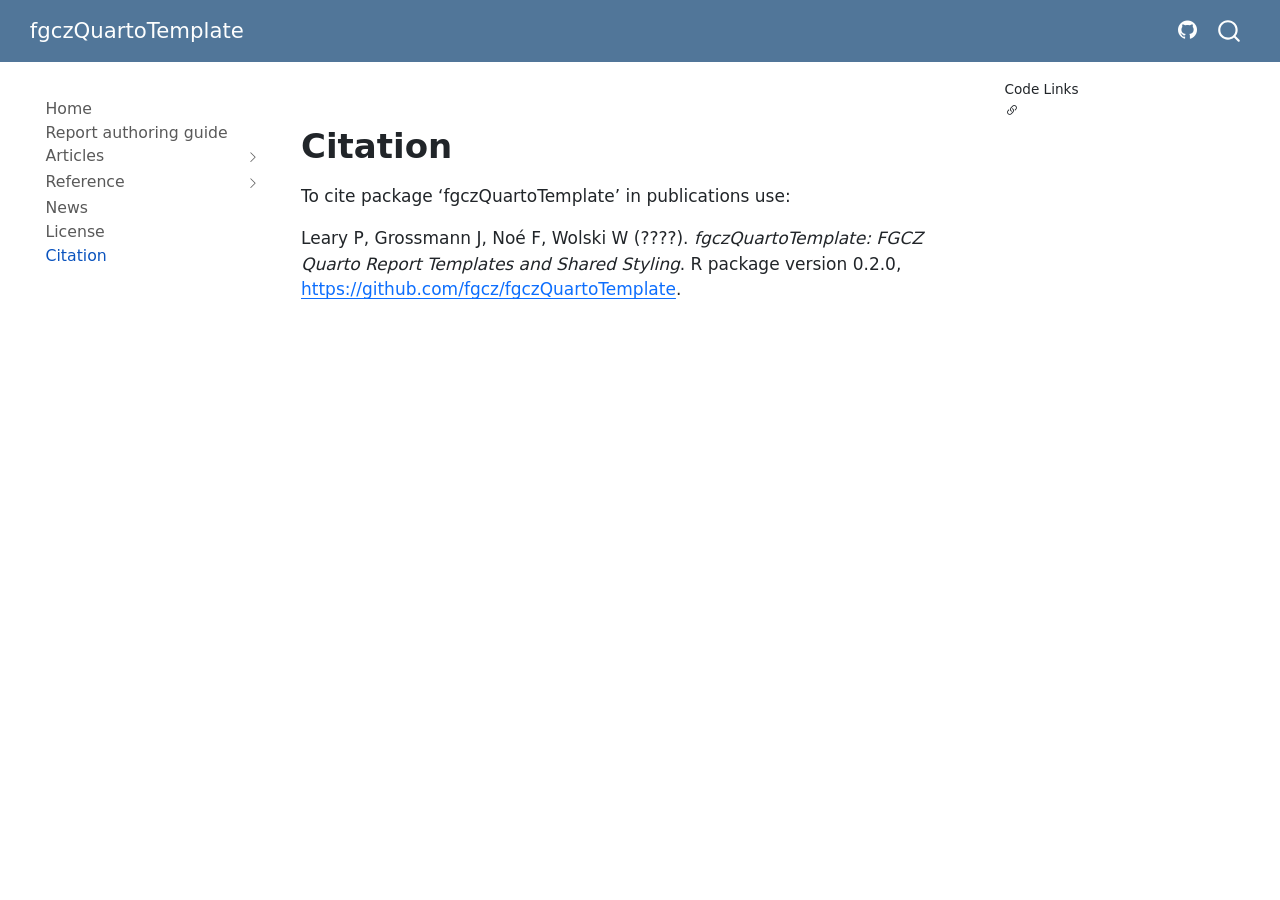
<file: CITATION.html>
<!DOCTYPE html>
<html xmlns="http://www.w3.org/1999/xhtml" lang="en" xml:lang="en"><head>

<meta charset="utf-8">
<meta name="generator" content="quarto-1.11.9">

<meta name="viewport" content="width=device-width, initial-scale=1.0, user-scalable=yes">


<title>citation – fgczQuartoTemplate</title>
<style>
/* Default styles provided by pandoc.
** See https://pandoc.org/MANUAL.html#variables-for-html for config info.
*/
span.smallcaps{font-variant: small-caps;}
div.columns{display: flex; gap: 1.5em;}
div.column{flex: auto;}
@media screen {
div.columns{gap: min(4vw, 1.5em);}
div.column{overflow-x: auto;}
}
div.hanging-indent{margin-left: 1.5em; text-indent: -1.5em;}
ul.task-list{list-style: none;}
ul.task-list li input[type="checkbox"] {
  width: 0.8em;
  margin: 0 0.8em 0.2em -1em; /* quarto-specific, see https://github.com/quarto-dev/quarto-cli/issues/4556 */ 
  vertical-align: middle;
}
</style>


<script src="site_libs/quarto-nav/quarto-nav.js"></script>
<script src="site_libs/quarto-nav/headroom.min.js"></script>
<script src="site_libs/clipboard/clipboard.min.js"></script>
<script src="site_libs/quarto-search/autocomplete.umd.js"></script>
<script src="site_libs/quarto-search/fuse.min.js"></script>
<script src="site_libs/quarto-search/quarto-search.js"></script>
<meta name="quarto:offset" content="./">
<script src="site_libs/quarto-html/quarto.js" type="module"></script>
<script src="site_libs/quarto-html/tabsets/tabsets.js" type="module"></script>
<script src="site_libs/quarto-html/scrollable-regions/scrollable-regions.js" type="module"></script>
<script src="site_libs/quarto-html/popper.min.js"></script>
<script src="site_libs/quarto-html/tippy.umd.min.js"></script>
<script src="site_libs/quarto-html/anchor.min.js"></script>
<link href="site_libs/quarto-html/tippy.css" rel="stylesheet">
<link href="site_libs/quarto-html/quarto-syntax-highlighting-63b5708e65d6cd79cd7618c58d0c21e7.css" rel="stylesheet" id="quarto-text-highlighting-styles">
<script src="site_libs/bootstrap/bootstrap.min.js"></script>
<link href="site_libs/bootstrap/bootstrap-icons.css" rel="stylesheet">
<link href="site_libs/bootstrap/bootstrap-b54df9fb5010a34dec8c6a1865e1addd.min.css" rel="stylesheet" append-hash="true" id="quarto-bootstrap" data-mode="light">
<script id="quarto-search-options" type="application/json">{
  "location": "navbar",
  "copy-button": false,
  "collapse-after": 3,
  "panel-placement": "end",
  "type": "overlay",
  "limit": 50,
  "keyboard-shortcut": [
    "f",
    "/",
    "s"
  ],
  "show-item-context": false,
  "language": {
    "search-no-results-text": "No results",
    "search-matching-documents-text": "matching documents",
    "search-copy-link-title": "Copy link to search",
    "search-hide-matches-text": "Hide additional matches",
    "search-more-match-text": "more match in this document",
    "search-more-matches-text": "more matches in this document",
    "search-clear-button-title": "Clear",
    "search-text-placeholder": "",
    "search-detached-cancel-button-title": "Cancel",
    "search-submit-button-title": "Submit",
    "search-label": "Search"
  }
}</script>


</head>

<body class="nav-sidebar floating nav-fixed quarto-light"><a id="quarto-skip-link" class="visually-hidden-focusable" href="#quarto-document-content">Skip to main content</a>

<div id="quarto-search-results"></div>
  <header id="quarto-header" class="headroom fixed-top">
    <nav class="navbar navbar-expand-lg " data-bs-theme="dark" aria-label="Site">
      <div class="navbar-container container-fluid">
      <div class="navbar-brand-container mx-auto">
    <a class="navbar-brand" href="./index.html">
    <span class="navbar-title">fgczQuartoTemplate</span>
    </a>
  </div>
          <button class="navbar-toggler" type="button" data-bs-toggle="collapse" data-bs-target="#navbarCollapse" aria-controls="navbarCollapse" aria-expanded="false" aria-label="Toggle navigation" onclick="if (window.quartoToggleHeadroom) { window.quartoToggleHeadroom(); }">
  <span class="navbar-toggler-icon"></span>
</button>
          <div class="collapse navbar-collapse" id="navbarCollapse">
            <ul class="navbar-nav navbar-nav-scroll ms-auto">
  <li class="nav-item compact">
    <a class="nav-link" href="https://github.com/fgcz/fgczQuartoTemplate"> <i class="bi bi-github" role="img" aria-label="fgczQuartoTemplate GitHub">
</i> 
<span class="menu-text"></span></a>
  </li>  
</ul>
          </div> <!-- /navcollapse -->
            <div class="quarto-navbar-tools">
</div>
            <div id="quarto-search" class="" title="Search"></div>
      </div> <!-- /container-fluid -->
    </nav>
  <nav class="quarto-secondary-nav" aria-label="Toolbar">
    <div class="container-fluid d-flex">
      <button type="button" class="quarto-btn-toggle btn" data-bs-toggle="collapse" role="button" data-bs-target=".quarto-sidebar-collapse-item" aria-controls="quarto-sidebar" aria-expanded="false" aria-label="Toggle sidebar navigation" onclick="if (window.quartoToggleHeadroom) { window.quartoToggleHeadroom(); }">
        <i class="bi bi-layout-text-sidebar-reverse"></i>
      </button>
        <nav class="quarto-page-breadcrumbs" aria-label="Breadcrumbs"><ol class="breadcrumb"><li class="breadcrumb-item"><a href="./CITATION.html">Citation</a></li></ol></nav>
        <a class="flex-grow-1" data-bs-toggle="collapse" data-bs-target=".quarto-sidebar-collapse-item" onclick="if (window.quartoToggleHeadroom) { window.quartoToggleHeadroom(); }">      
        </a>
    </div>
  </nav>
</header>
<!-- content -->
<div id="quarto-content" class="quarto-container page-columns page-rows-contents page-layout-article page-navbar">
<!-- sidebar -->
  <nav id="quarto-sidebar" class="sidebar collapse collapse-horizontal quarto-sidebar-collapse-item sidebar-navigation floating overflow-auto" aria-label="Section">
    <div class="sidebar-menu-container"> 
    <ul class="list-unstyled mt-1">
        <li class="sidebar-item">
  <div class="sidebar-item-container"> 
  <a href="./index.html" class="sidebar-item-text sidebar-link">
 <span class="menu-text">Home</span></a>
  </div>
</li>
        <li class="sidebar-item">
  <div class="sidebar-item-container"> 
  <a href="./fgcz-quarto-reports.html" class="sidebar-item-text sidebar-link">
 <span class="menu-text">Report authoring guide</span></a>
  </div>
</li>
        <li class="sidebar-item sidebar-item-section">
      <div class="sidebar-item-container"> 
            <button type="button" class="sidebar-item-text sidebar-item-toggle sidebar-link text-start collapsed" data-bs-toggle="collapse" data-bs-target="#quarto-sidebar-section-1" aria-controls="quarto-sidebar-section-1" aria-expanded="false">
 <span class="menu-text" id="quarto-sidebar-section-1-label">Articles</span><i class="bi bi-chevron-right" aria-hidden="true"></i></button>
      </div>
      <ul id="quarto-sidebar-section-1" aria-labelledby="quarto-sidebar-section-1-label" class="collapse list-unstyled sidebar-section depth1 ">  
          <li class="sidebar-item">
  <div class="sidebar-item-container"> 
  <a href="./vignettes/example-report.html" class="sidebar-item-text sidebar-link">
 <span class="menu-text">FGCZ tabset layout example</span></a>
  </div>
</li>
          <li class="sidebar-item">
  <div class="sidebar-item-container"> 
  <a href="./vignettes/fgczQuartoTemplate.html" class="sidebar-item-text sidebar-link">
 <span class="menu-text">Using the FGCZ Quarto report templates</span></a>
  </div>
</li>
      </ul>
  </li>
        <li class="sidebar-item sidebar-item-section">
      <div class="sidebar-item-container"> 
            <button type="button" class="sidebar-item-text sidebar-item-toggle sidebar-link text-start collapsed" data-bs-toggle="collapse" data-bs-target="#quarto-sidebar-section-2" aria-controls="quarto-sidebar-section-2" aria-expanded="false">
 <span class="menu-text" id="quarto-sidebar-section-2-label">Reference</span><i class="bi bi-chevron-right" aria-hidden="true"></i></button>
      </div>
      <ul id="quarto-sidebar-section-2" aria-labelledby="quarto-sidebar-section-2-label" class="collapse list-unstyled sidebar-section depth1 ">  
          <li class="sidebar-item">
  <div class="sidebar-item-container"> 
  <a href="./man/fgcz_copy_assets.html" class="sidebar-item-text sidebar-link">
 <span class="menu-text">fgcz_copy_assets</span></a>
  </div>
</li>
          <li class="sidebar-item">
  <div class="sidebar-item-container"> 
  <a href="./man/fgcz_qmd_source_link.html" class="sidebar-item-text sidebar-link">
 <span class="menu-text">fgcz_qmd_source_link</span></a>
  </div>
</li>
          <li class="sidebar-item">
  <div class="sidebar-item-container"> 
  <a href="./man/fgcz_quarto_dir.html" class="sidebar-item-text sidebar-link">
 <span class="menu-text">fgcz_quarto_dir</span></a>
  </div>
</li>
          <li class="sidebar-item">
  <div class="sidebar-item-container"> 
  <a href="./man/fgcz_render.html" class="sidebar-item-text sidebar-link">
 <span class="menu-text">fgcz_render</span></a>
  </div>
</li>
          <li class="sidebar-item">
  <div class="sidebar-item-container"> 
  <a href="./man/fgcz_use_template.html" class="sidebar-item-text sidebar-link">
 <span class="menu-text">fgcz_use_template</span></a>
  </div>
</li>
          <li class="sidebar-item">
  <div class="sidebar-item-container"> 
  <a href="./man/fgczQuartoTemplate-assets.html" class="sidebar-item-text sidebar-link">
 <span class="menu-text">fgczQuartoTemplate-assets</span></a>
  </div>
</li>
      </ul>
  </li>
        <li class="sidebar-item">
  <div class="sidebar-item-container"> 
  <a href="./NEWS.html" class="sidebar-item-text sidebar-link">
 <span class="menu-text">News</span></a>
  </div>
</li>
        <li class="sidebar-item">
  <div class="sidebar-item-container"> 
  <a href="./LICENSE.html" class="sidebar-item-text sidebar-link">
 <span class="menu-text">License</span></a>
  </div>
</li>
        <li class="sidebar-item">
  <div class="sidebar-item-container"> 
  <a href="./CITATION.html" class="sidebar-item-text sidebar-link active">
 <span class="menu-text">Citation</span></a>
  </div>
</li>
    </ul>
    </div>
</nav>
<div id="quarto-sidebar-glass" class="quarto-sidebar-collapse-item" data-bs-toggle="collapse" data-bs-target=".quarto-sidebar-collapse-item"></div>
<!-- margin-sidebar -->
    <div id="quarto-margin-sidebar" class="sidebar margin-sidebar">
        
    <div class="quarto-code-links"><h2>Code Links</h2><ul><li><a href="undefined"><i class="bi bi-link-45deg"></i></a></li></ul></div></div>
<!-- main -->
<main class="content" id="quarto-document-content" tabindex="-1"><header id="title-block-header" class="quarto-title-block"></header>




<section id="citation" class="level1">
<h1>Citation</h1>
<p>To cite package ‘fgczQuartoTemplate’ in publications use:</p>
<p>
Leary P, Grossmann J, Noé F, Wolski W (????). <em>fgczQuartoTemplate: FGCZ Quarto Report Templates and Shared Styling</em>. R package version 0.2.0, <a href="https://github.com/fgcz/fgczQuartoTemplate">https://github.com/fgcz/fgczQuartoTemplate</a>.
</p>


</section>

</main> <!-- /main -->
<script id="quarto-html-after-body" type="application/javascript">
  window.document.addEventListener("DOMContentLoaded", function (event) {
    const icon = "";
    const anchorJS = new window.AnchorJS();
    anchorJS.options = {
      placement: 'right',
      icon: icon
    };
    anchorJS.add('.anchored');
    const isCodeAnnotation = (el) => {
      for (const clz of el.classList) {
        if (clz.startsWith('code-annotation-')) {                     
          return true;
        }
      }
      return false;
    }
    const onCopySuccess = function(e) {
      // button target
      const button = e.trigger;
      // don't keep focus
      button.blur();
      // flash "checked"
      button.classList.add('code-copy-button-checked');
      var currentTitle = button.getAttribute("title");
      button.setAttribute("title", "Copied!");
      let tooltip;
      if (window.bootstrap) {
        button.setAttribute("data-bs-toggle", "tooltip");
        button.setAttribute("data-bs-placement", "left");
        button.setAttribute("data-bs-title", "Copied!");
        tooltip = new bootstrap.Tooltip(button, 
          { trigger: "manual", 
            customClass: "code-copy-button-tooltip",
            offset: [0, -8]});
        tooltip.show();    
      }
      setTimeout(function() {
        if (tooltip) {
          tooltip.hide();
          button.removeAttribute("data-bs-title");
          button.removeAttribute("data-bs-toggle");
          button.removeAttribute("data-bs-placement");
        }
        button.setAttribute("title", currentTitle);
        button.classList.remove('code-copy-button-checked');
      }, 1000);
      // clear code selection
      e.clearSelection();
    }
    const getTextToCopy = function(trigger) {
      const outerScaffold = trigger.parentElement.cloneNode(true);
      const codeEl = outerScaffold.querySelector('code');
      for (const childEl of codeEl.children) {
        if (isCodeAnnotation(childEl)) {
          childEl.remove();
        }
      }
      return codeEl.innerText;
    }
    const clipboard = new window.ClipboardJS('.code-copy-button:not([data-in-quarto-modal])', {
      text: getTextToCopy
    });
    clipboard.on('success', onCopySuccess);
    if (window.document.getElementById('quarto-embedded-source-code-modal')) {
      const clipboardModal = new window.ClipboardJS('.code-copy-button[data-in-quarto-modal]', {
        text: getTextToCopy,
        container: window.document.getElementById('quarto-embedded-source-code-modal')
      });
      clipboardModal.on('success', onCopySuccess);
    }
      var localhostRegex = new RegExp(/^(?:http|https):\/\/localhost\:?[0-9]*\//);
      var mailtoRegex = new RegExp(/^mailto:/);
        var filterRegex = new RegExp('/' + window.location.host + '/');
      var isInternal = (href) => {
          return filterRegex.test(href) || localhostRegex.test(href) || mailtoRegex.test(href);
      }
      // Inspect non-navigation links and adorn them if external
      window.quartoDecorateExternalLinks = function (root) {
     var links = (root || window.document).querySelectorAll('a[href]:not(.nav-link):not(.navbar-brand):not(.toc-action):not(.sidebar-link):not(.sidebar-item-toggle):not(.pagination-link):not(.no-external):not([aria-hidden]):not(.dropdown-item):not(.quarto-navigation-tool):not(.about-link)');
      for (var i=0; i<links.length; i++) {
        const link = links[i];
        if (!isInternal(link.href)) {
          // undo the damage that might have been done by quarto-nav.js in the case of
          // links that we want to consider external
          if (link.dataset.originalHref !== undefined) {
            link.href = link.dataset.originalHref;
          }
          if (!link.classList.contains('no-external-icon')) {
          }
        }
      }
      };
      window.quartoDecorateExternalLinks(window.document);
    // Esc closes the popup (WCAG 1.4.13) and focus leaving both trigger and
    // popup closes it (WCAG 2.4.11); tippy handles neither for interactive popups.
    const hideOnEscAndFocusOut = {
      name: 'hideOnEscAndFocusOut',
      defaultValue: true,
      fn(instance) {
        const dismiss = () => {
          // A show scheduled by the trigger delay would otherwise reopen it
          instance.clearDelayTimeouts();
          instance.hide();
        };
        const onKeyDown = (event) => {
          if (event.key !== 'Escape') {
            return;
          }
          // Keep Esc from also reaching page handlers (e.g. reveal.js overview),
          // except an open reveal.js slide menu, which Esc should close too.
          // The menu handles keys only when its keyboard option is on.
          const menuHandlesEsc = window.Reveal?.getPlugin?.('menu')?.isOpen() &&
            window.Reveal.getConfig().menu?.keyboard !== false;
          if (!menuHandlesEsc) {
            event.stopPropagation();
          }
          if (instance.popper.contains(window.document.activeElement)) {
            // Disabled while refocusing so the focus trigger does not reopen it
            instance.disable();
            instance.reference.focus();
            instance.enable();
          }
          dismiss();
        };
        const onFocusOut = (event) => {
          const target = event.relatedTarget;
          if (target && !instance.reference.contains(target) &&
              !instance.popper.contains(target)) {
            dismiss();
          }
        };
        // On the trigger too: a click trigger (code-annotations: select) has no
        // blur handling. Attached for the instance's lifetime so leaving the
        // trigger also cancels a show still pending on the trigger delay.
        instance.reference.addEventListener('focusout', onFocusOut);
        return {
          onShow() {
            window.document.addEventListener('keydown', onKeyDown, true);
            instance.popper.addEventListener('focusout', onFocusOut);
          },
          onHide() {
            window.document.removeEventListener('keydown', onKeyDown, true);
            instance.popper.removeEventListener('focusout', onFocusOut);
          },
          onDestroy() {
            instance.reference.removeEventListener('focusout', onFocusOut);
          },
        };
      },
    };
    function tippyHover(el, contentFn, onTriggerFn, onUntriggerFn) {
      const config = {
        allowHTML: true,
        maxWidth: 500,
        delay: 100,
        arrow: false,
        appendTo: function(el) {
            return el.parentElement;
        },
        interactive: true,
        interactiveBorder: 10,
        theme: 'quarto',
        placement: 'bottom-start',
        plugins: [hideOnEscAndFocusOut],
      };
      if (contentFn) {
        config.content = contentFn;
      }
      if (onTriggerFn) {
        config.onTrigger = onTriggerFn;
      }
      if (onUntriggerFn) {
        config.onUntrigger = onUntriggerFn;
      }
      window.tippy(el, config); 
    }
    const noterefs = window.document.querySelectorAll('a[role="doc-noteref"]');
    for (var i=0; i<noterefs.length; i++) {
      const ref = noterefs[i];
      tippyHover(ref, function() {
        // use id or data attribute instead here
        let href = ref.getAttribute('data-footnote-href') || ref.getAttribute('href');
        try { href = new URL(href).hash; } catch {}
        const id = href.replace(/^#\/?/, "");
        const note = window.document.getElementById(id);
        if (note) {
          return note.innerHTML;
        } else {
          return "";
        }
      });
    }
    const xrefs = window.document.querySelectorAll('a.quarto-xref');
    const processXRef = (id, note) => {
      // Strip column container classes
      const stripColumnClz = (el) => {
        el.classList.remove("page-full", "page-columns");
        if (el.children) {
          for (const child of el.children) {
            stripColumnClz(child);
          }
        }
      }
      stripColumnClz(note)
      if (id === null || id.startsWith('sec-')) {
        // Special case sections, only their first couple elements
        const container = document.createElement("div");
        if (note.children && note.children.length > 2) {
          container.appendChild(note.children[0].cloneNode(true));
          for (let i = 1; i < note.children.length; i++) {
            const child = note.children[i];
            if (child.tagName === "P" && child.innerText === "") {
              continue;
            } else {
              container.appendChild(child.cloneNode(true));
              break;
            }
          }
          if (window.Quarto?.typesetMath) {
            window.Quarto.typesetMath(container);
          }
          return container.innerHTML
        } else {
          if (window.Quarto?.typesetMath) {
            window.Quarto.typesetMath(note);
          }
          return note.innerHTML;
        }
      } else {
        // Remove any anchor links if they are present
        const anchorLink = note.querySelector('a.anchorjs-link');
        if (anchorLink) {
          anchorLink.remove();
        }
        if (window.Quarto?.typesetMath) {
          window.Quarto.typesetMath(note);
        }
        if (note.classList.contains("callout")) {
          return note.outerHTML;
        } else {
          return note.innerHTML;
        }
      }
    }
    for (var i=0; i<xrefs.length; i++) {
      const xref = xrefs[i];
      tippyHover(xref, undefined, function(instance) {
        instance.disable();
        let url = xref.getAttribute('href');
        let hash = undefined; 
        if (url.startsWith('#')) {
          hash = url;
        } else {
          try { hash = new URL(url).hash; } catch {}
        }
        if (hash) {
          const id = hash.replace(/^#\/?/, "");
          const note = window.document.getElementById(id);
          if (note !== null) {
            try {
              const html = processXRef(id, note.cloneNode(true));
              instance.setContent(html);
            } finally {
              instance.enable();
              instance.show();
            }
          } else {
            // See if we can fetch this
            fetch(url.split('#')[0])
            .then(res => res.text())
            .then(html => {
              const parser = new DOMParser();
              const htmlDoc = parser.parseFromString(html, "text/html");
              const note = htmlDoc.getElementById(id);
              if (note !== null) {
                const html = processXRef(id, note);
                instance.setContent(html);
              } 
            }).finally(() => {
              instance.enable();
              instance.show();
            });
          }
        } else {
          // See if we can fetch a full url (with no hash to target)
          // This is a special case and we should probably do some content thinning / targeting
          fetch(url)
          .then(res => res.text())
          .then(html => {
            const parser = new DOMParser();
            const htmlDoc = parser.parseFromString(html, "text/html");
            const note = htmlDoc.querySelector('main.content');
            if (note !== null) {
              // This should only happen for chapter cross references
              // (since there is no id in the URL)
              // remove the first header
              if (note.children.length > 0 && note.children[0].tagName === "HEADER") {
                note.children[0].remove();
              }
              const html = processXRef(null, note);
              instance.setContent(html);
            } 
          }).finally(() => {
            instance.enable();
            instance.show();
          });
        }
      }, function(instance) {
      });
    }
        let selectedAnnoteEl;
        const selectorForAnnotation = ( cell, annotation) => {
          let cellAttr = 'data-code-cell="' + cell + '"';
          let lineAttr = 'data-code-annotation="' +  annotation + '"';
          const selector = 'span[' + cellAttr + '][' + lineAttr + ']';
          return selector;
        }
        const selectCodeLines = (annoteEl) => {
          const doc = window.document;
          const targetCell = annoteEl.getAttribute("data-target-cell");
          const targetAnnotation = annoteEl.getAttribute("data-target-annotation");
          const annoteSpan = window.document.querySelector(selectorForAnnotation(targetCell, targetAnnotation));
          const lines = annoteSpan.getAttribute("data-code-lines").split(",");
          const lineIds = lines.map((line) => {
            return targetCell + "-" + line;
          })
          // Each band is positioned against its own containing block, which is
          // not the offsetParent of the lines, so place it from client rects.
          const placeBand = (band, firstEl, lastEl, codeBlock) => {
            const container = band.offsetParent;
            if (container === null) {
              return;
            }
            const containerRect = container.getBoundingClientRect();
            // Reveal.js scales slides with a transform, so convert client
            // pixels back to the CSS pixels of the container.
            const scale = containerRect.height / container.offsetHeight || 1;
            const firstRect = firstEl.getBoundingClientRect();
            const lastRect = lastEl.getBoundingClientRect();
            const top = (firstRect.top - containerRect.top) / scale - container.clientTop + container.scrollTop;
            const height = (lastRect.bottom - firstRect.top) / scale;
            band.style.top = top - 2 + "px";
            band.style.height = height + 4 + "px";
            if (codeBlock) {
              // Without the copy button wrapper, the containing block is wider
              // than the code block, so span the code block explicitly.
              const blockRect = codeBlock.getBoundingClientRect();
              band.style.left = (blockRect.left - containerRect.left) / scale - container.clientLeft + container.scrollLeft + "px";
              band.style.width = blockRect.width / scale + "px";
            }
          };
          if (lineIds.length > 0) {
            const el = window.document.getElementById(lineIds[0]);
            const lastEl = window.document.getElementById(lineIds[lineIds.length - 1]);
            const parent = el.parentElement.parentElement;
            // cook up a div (if necessary) and position it
            let div = window.document.getElementById("code-annotation-line-highlight");
            if (div === null) {
              div = window.document.createElement("div");
              div.setAttribute("id", "code-annotation-line-highlight");
              div.style.position = 'absolute';
              parent.appendChild(div);
            }
            placeBand(div, el, lastEl, parent.closest("div.sourceCode") || parent);
            let gutterDiv = window.document.getElementById("code-annotation-line-highlight-gutter");
            if (gutterDiv === null) {
              gutterDiv = window.document.createElement("div");
              gutterDiv.setAttribute("id", "code-annotation-line-highlight-gutter");
              gutterDiv.style.position = 'absolute';
              const codeCell = window.document.getElementById(targetCell);
              const gutter = codeCell.querySelector('.code-annotation-gutter');
              gutter.appendChild(gutterDiv);
            }
            placeBand(gutterDiv, el, lastEl);
            selectedAnnoteEl = annoteEl;
          }
        };
        const unselectCodeLines = () => {
          const elementsIds = ["code-annotation-line-highlight", "code-annotation-line-highlight-gutter"];
          elementsIds.forEach((elId) => {
            const div = window.document.getElementById(elId);
            if (div) {
              div.remove();
            }
          });
          selectedAnnoteEl = undefined;
        };
          // Handle positioning of the toggle
      window.addEventListener(
        "resize",
        throttle(() => {
          elRect = undefined;
          if (selectedAnnoteEl) {
            selectCodeLines(selectedAnnoteEl);
          }
        }, 10)
      );
      function throttle(fn, ms) {
      let throttle = false;
      let timer;
        return (...args) => {
          if(!throttle) { // first call gets through
              fn.apply(this, args);
              throttle = true;
          } else { // all the others get throttled
              if(timer) clearTimeout(timer); // cancel #2
              timer = setTimeout(() => {
                fn.apply(this, args);
                timer = throttle = false;
              }, ms);
          }
        };
      }
        // Attach click handler to the DT
        const annoteDls = window.document.querySelectorAll('dt[data-target-cell]');
        for (const annoteDlNode of annoteDls) {
          annoteDlNode.addEventListener('click', (event) => {
            const clickedEl = event.target;
            if (clickedEl !== selectedAnnoteEl) {
              unselectCodeLines();
              const activeEl = window.document.querySelector('dt[data-target-cell].code-annotation-active');
              if (activeEl) {
                activeEl.classList.remove('code-annotation-active');
              }
              selectCodeLines(clickedEl);
              clickedEl.classList.add('code-annotation-active');
            } else {
              // Unselect the line
              unselectCodeLines();
              clickedEl.classList.remove('code-annotation-active');
            }
          });
        }
    const findCites = (el) => {
      const parentEl = el.parentElement;
      if (parentEl) {
        const cites = parentEl.dataset.cites;
        if (cites) {
          return {
            el,
            cites: cites.split(' ')
          };
        } else {
          return findCites(el.parentElement)
        }
      } else {
        return undefined;
      }
    };
    var bibliorefs = window.document.querySelectorAll('a[role="doc-biblioref"]');
    for (var i=0; i<bibliorefs.length; i++) {
      const ref = bibliorefs[i];
      const citeInfo = findCites(ref);
      if (citeInfo) {
        tippyHover(citeInfo.el, function() {
          var popup = window.document.createElement('div');
          citeInfo.cites.forEach(function(cite) {
            var citeDiv = window.document.createElement('div');
            citeDiv.classList.add('hanging-indent');
            citeDiv.classList.add('csl-entry');
            var biblioDiv = window.document.getElementById('ref-' + cite);
            if (biblioDiv) {
              citeDiv.innerHTML = biblioDiv.innerHTML;
            }
            popup.appendChild(citeDiv);
          });
          return popup.innerHTML;
        });
      }
    }
  });
  </script>
  <script type="application/javascript">
  window.quartoScrollableRegionsLabels = {"code":"Scrollable code","output":"Scrollable output"};
  </script>
</div> <!-- /content -->




</body></html>
</file>
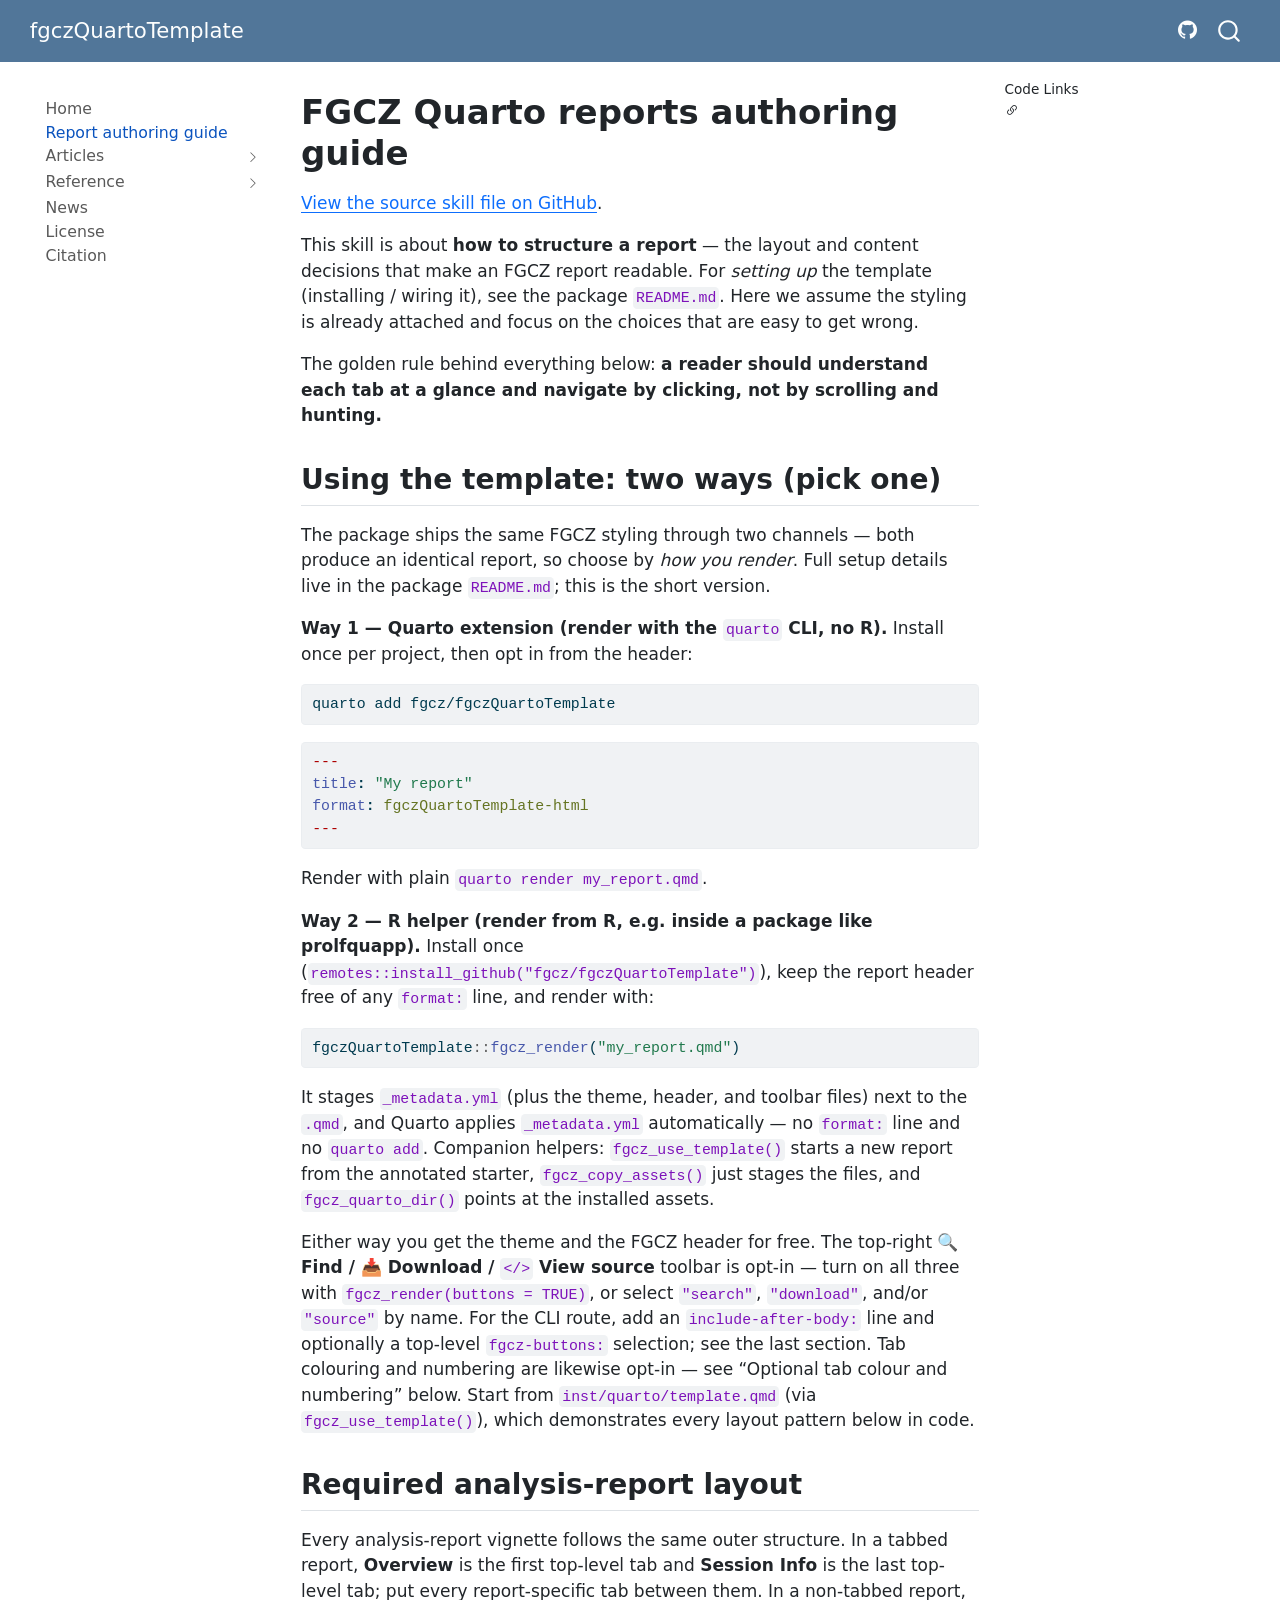
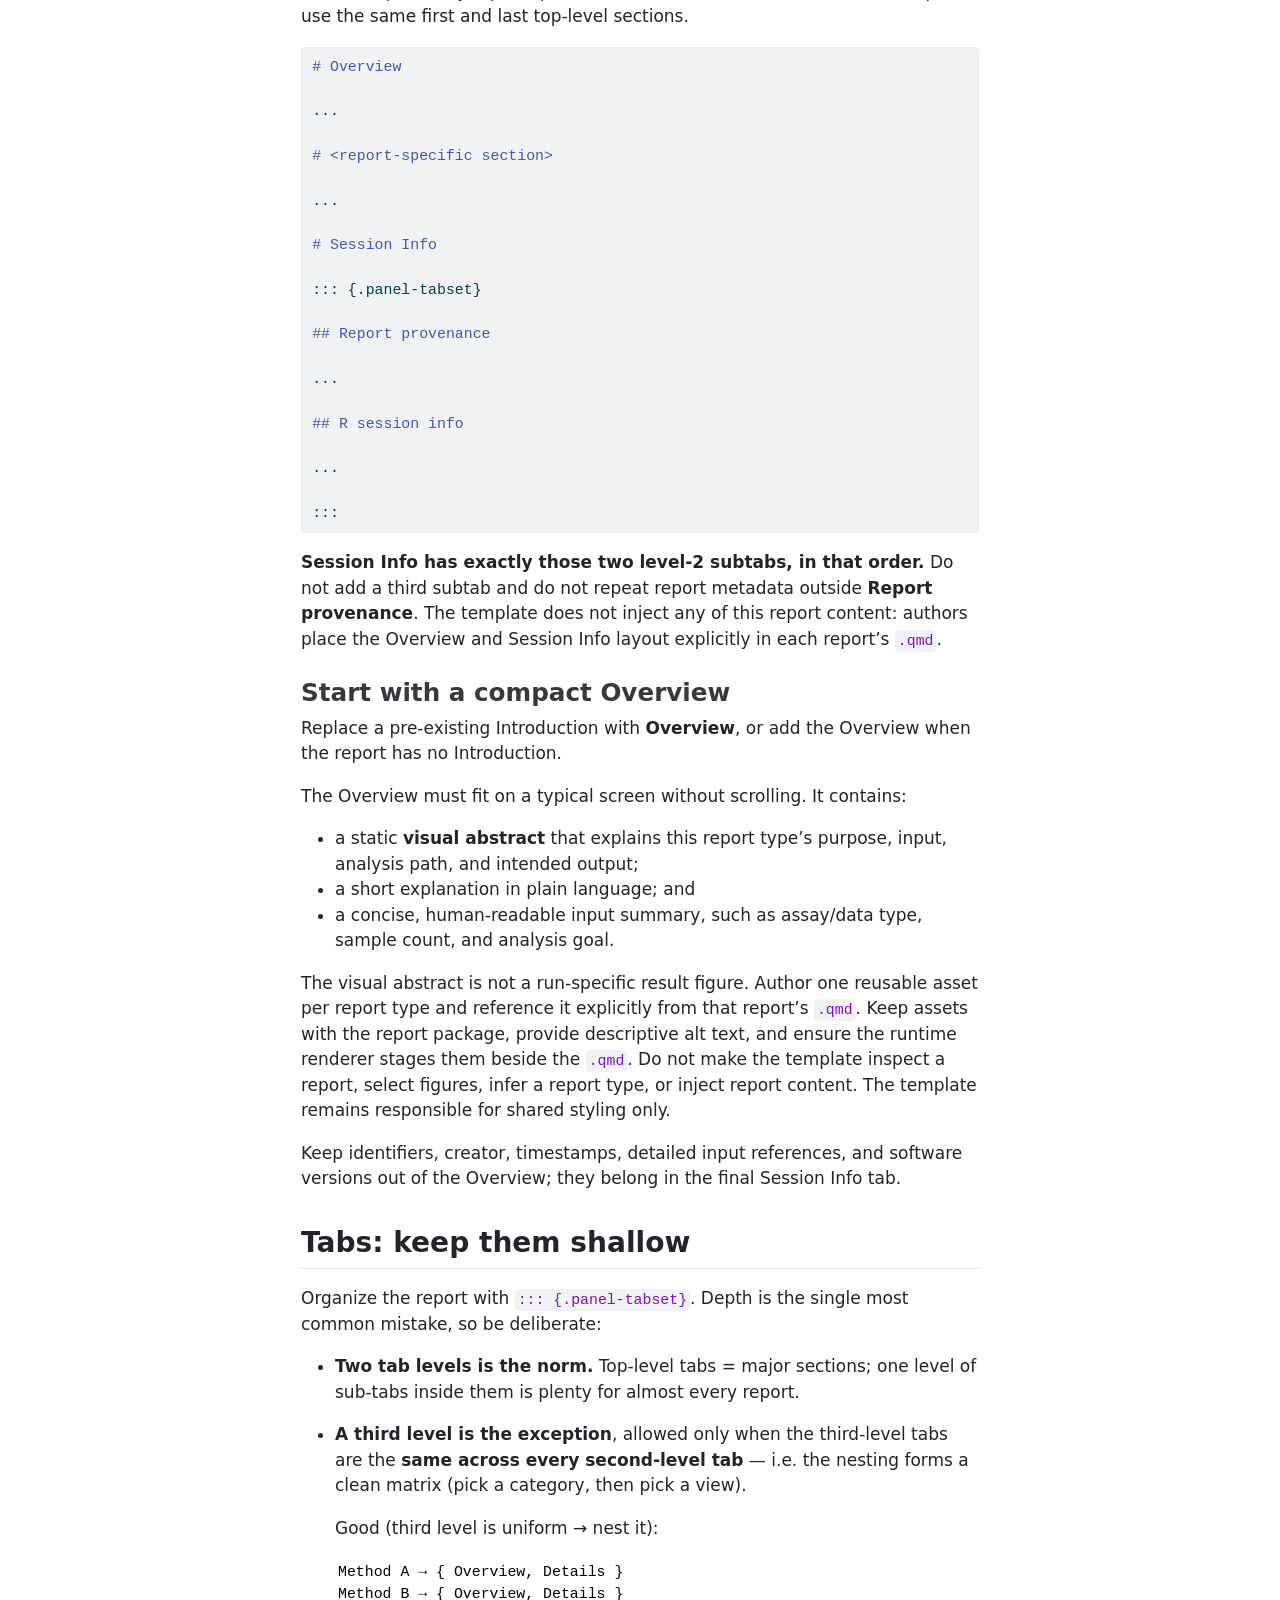
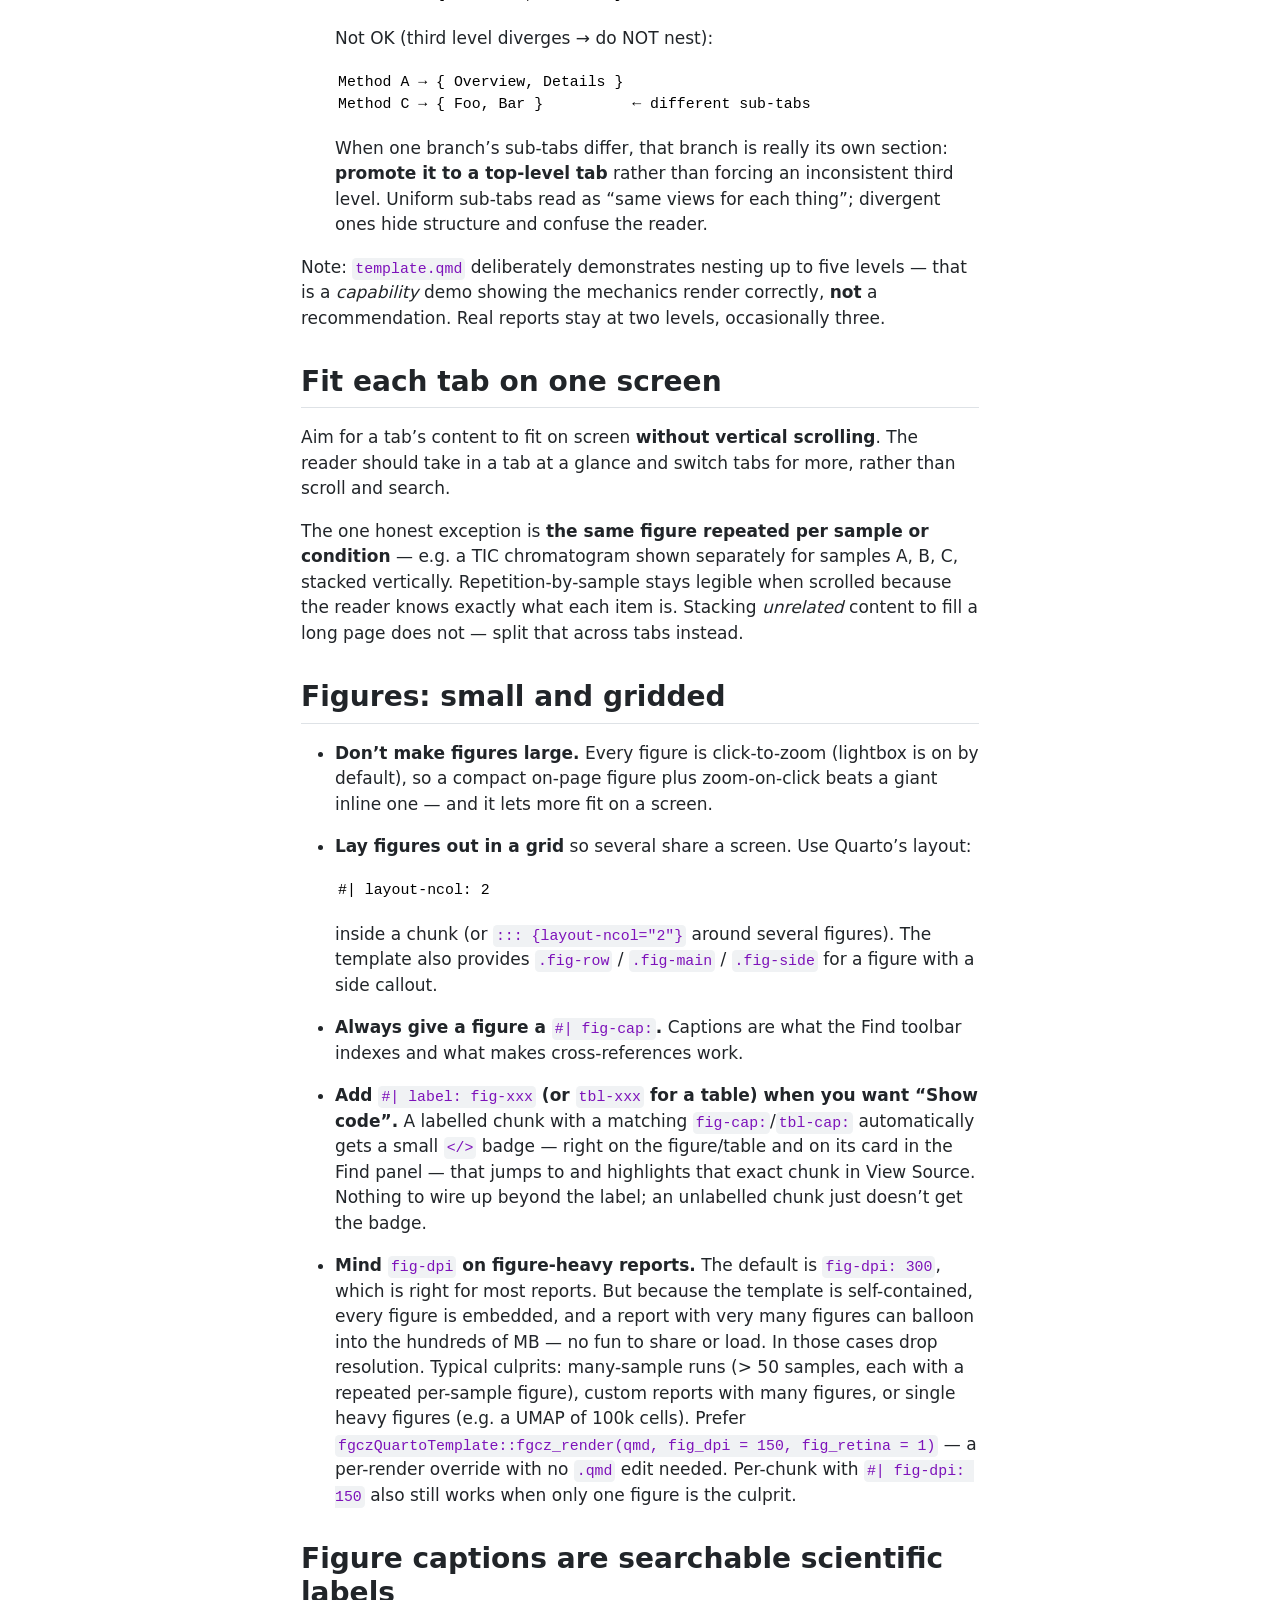
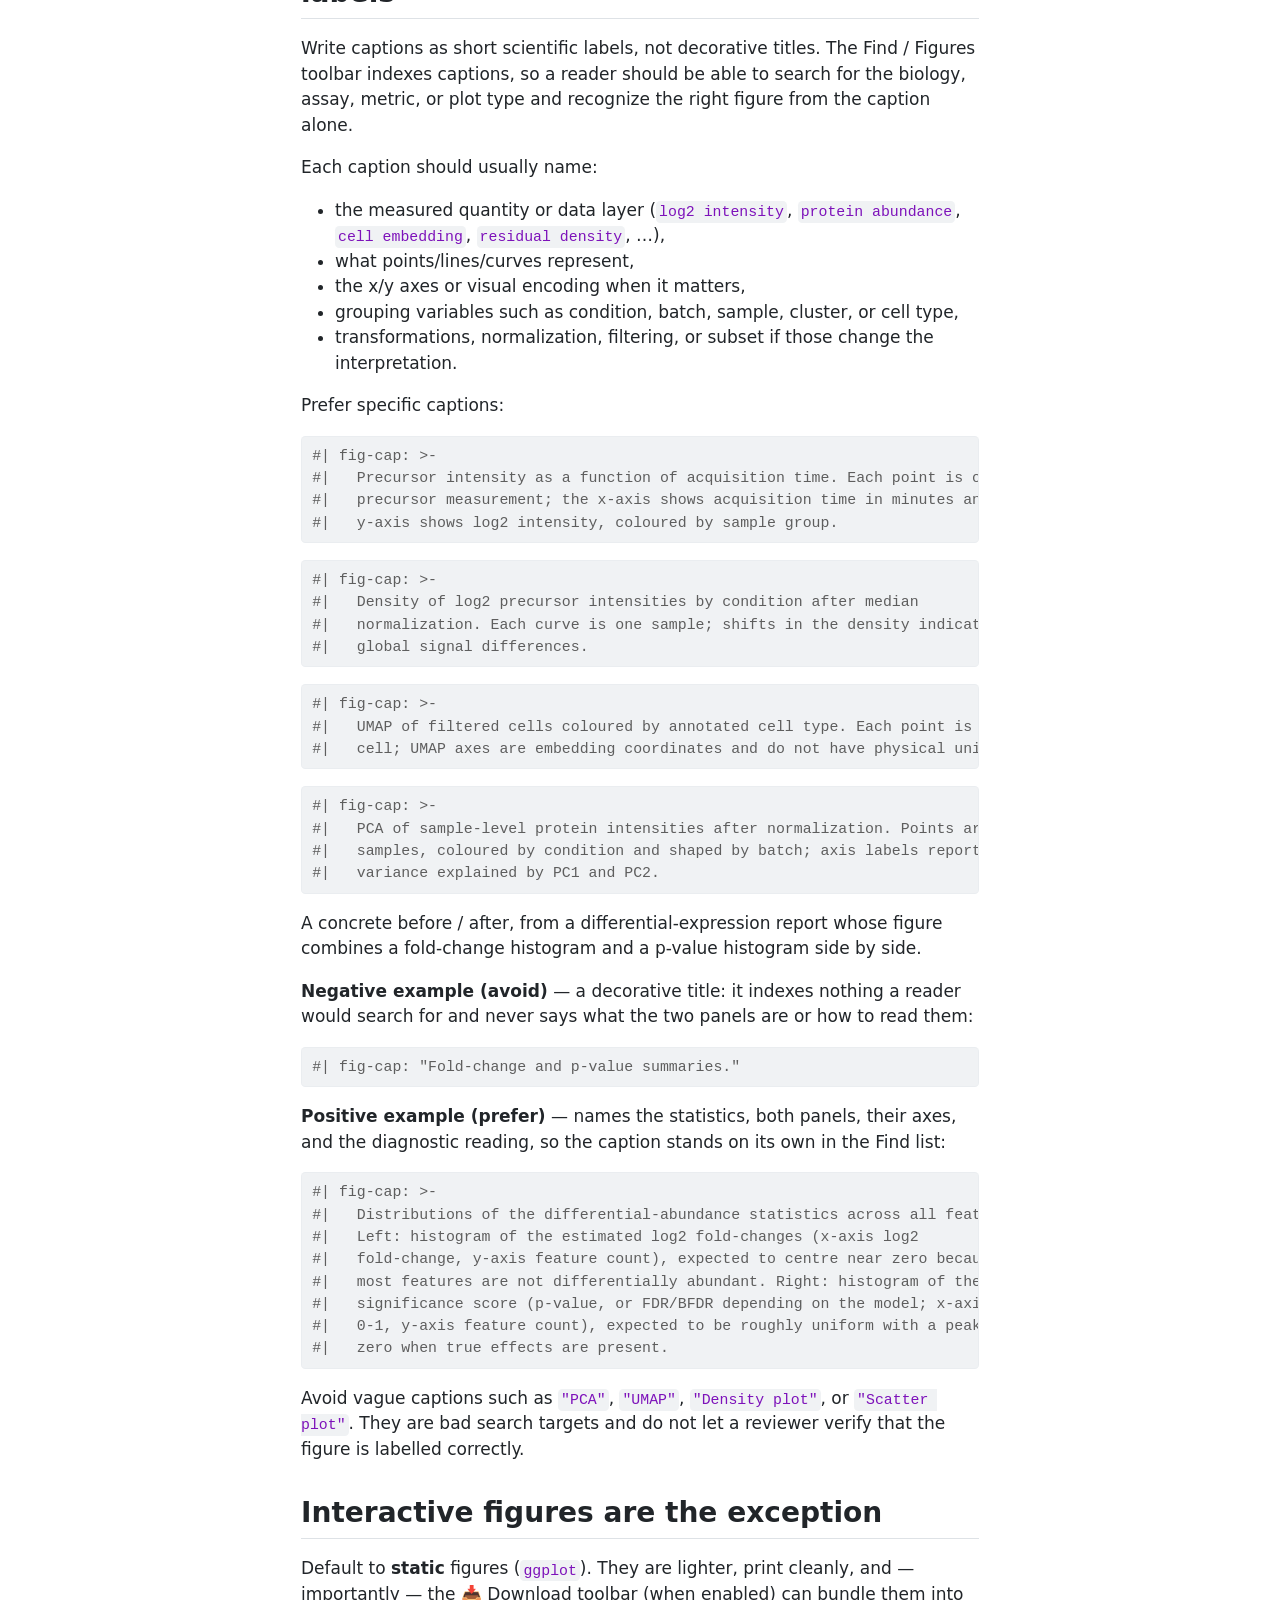
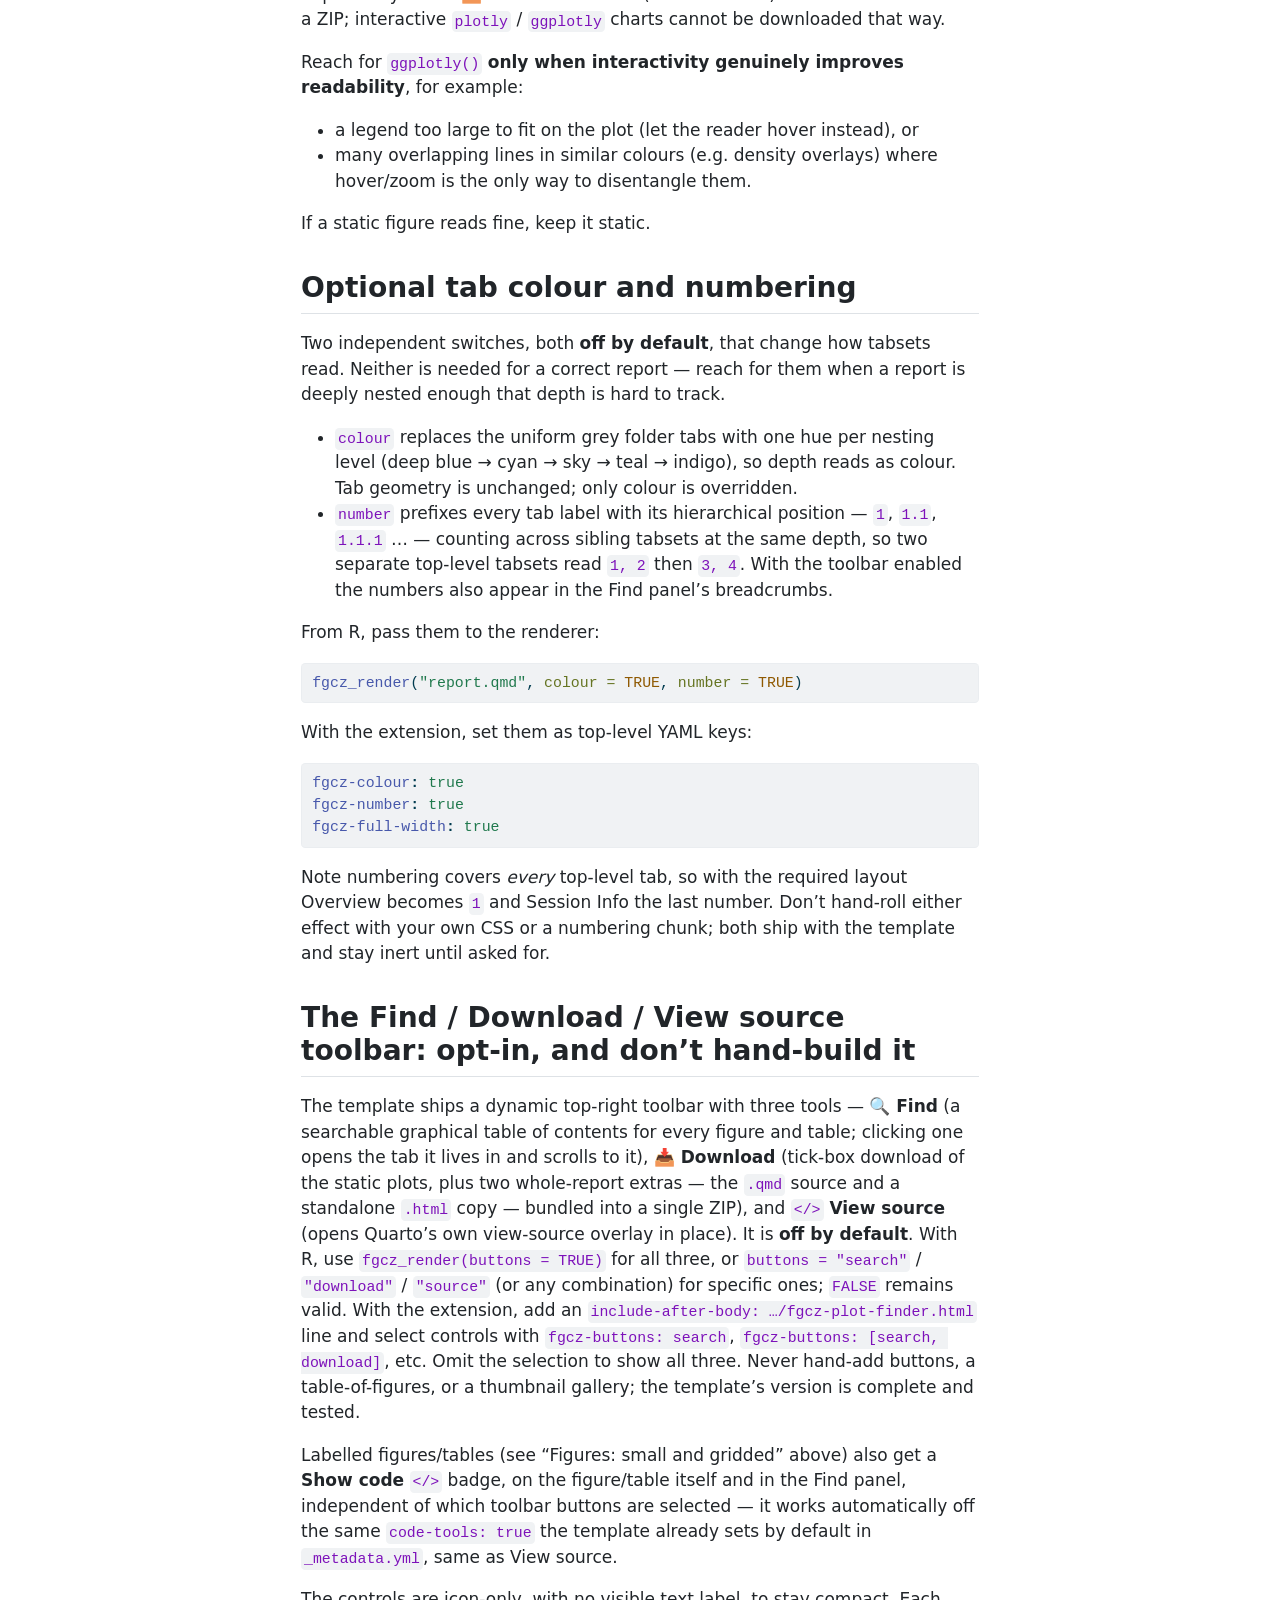
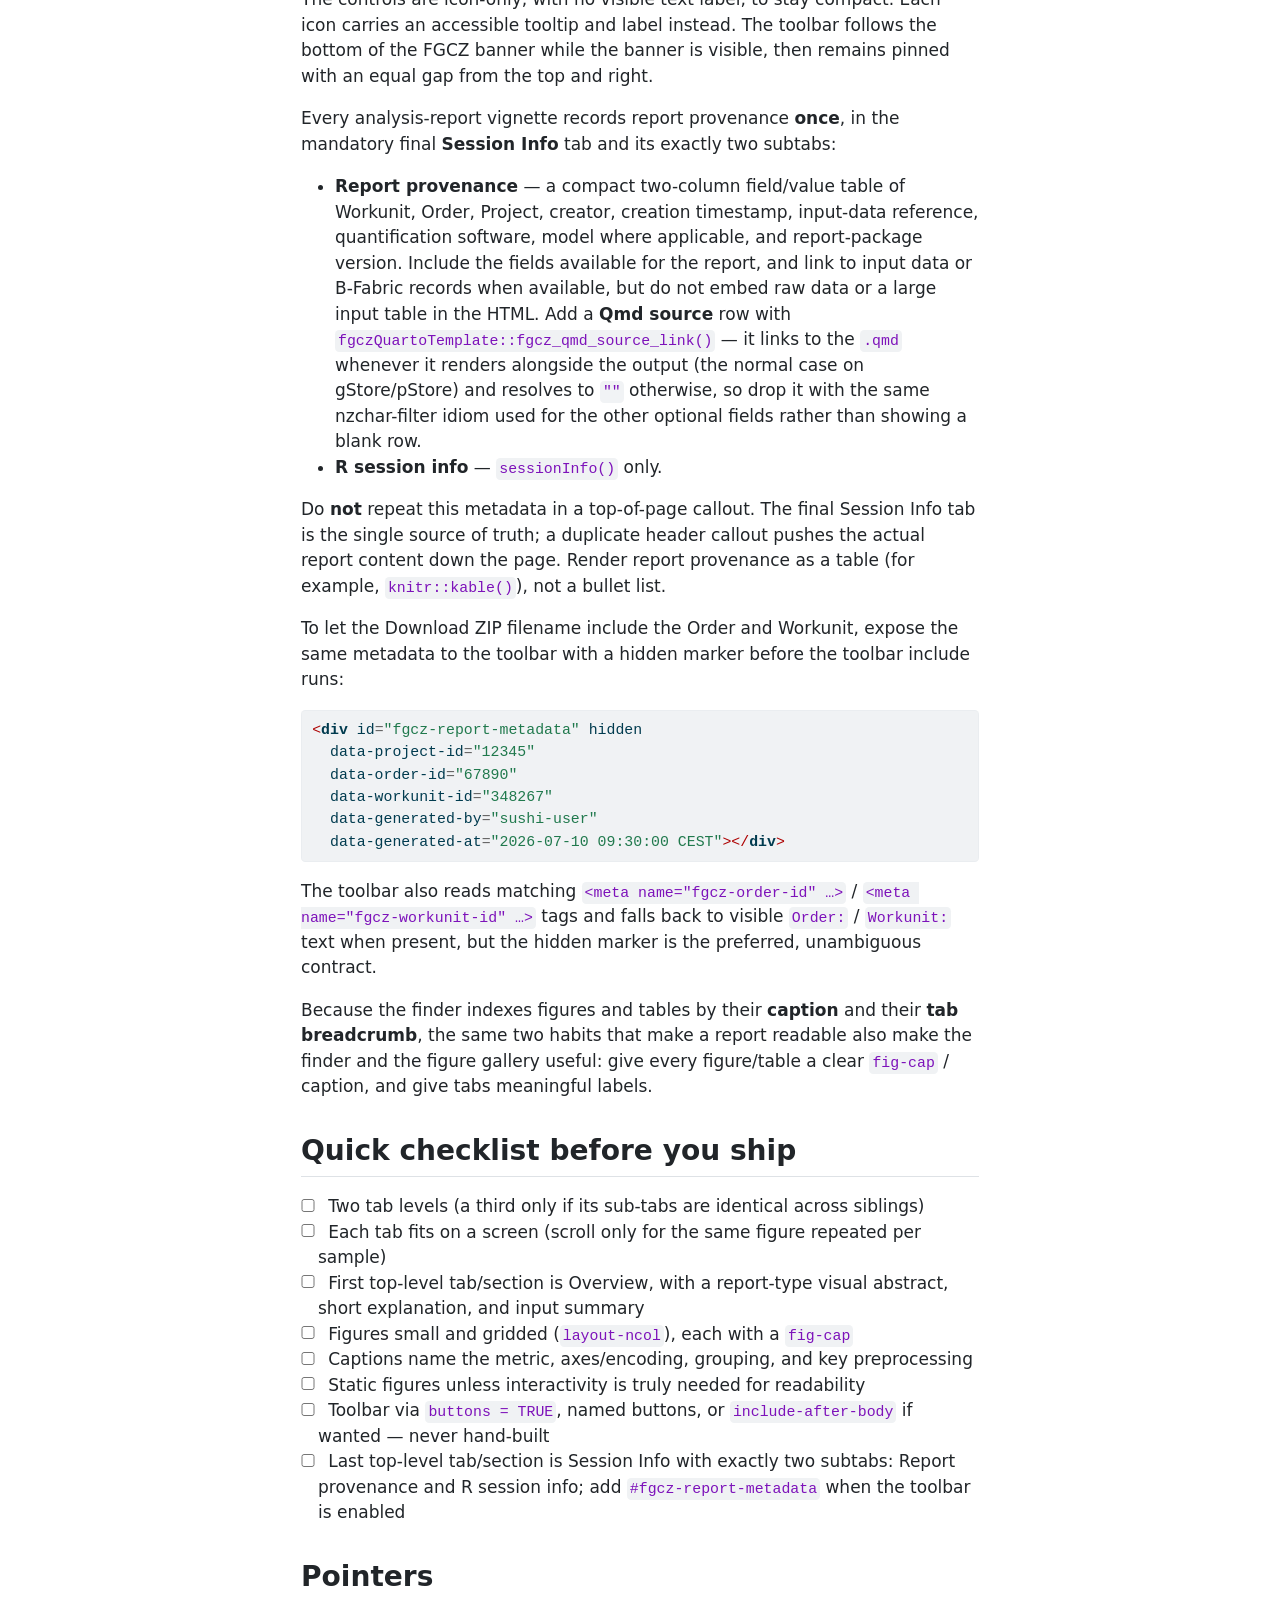
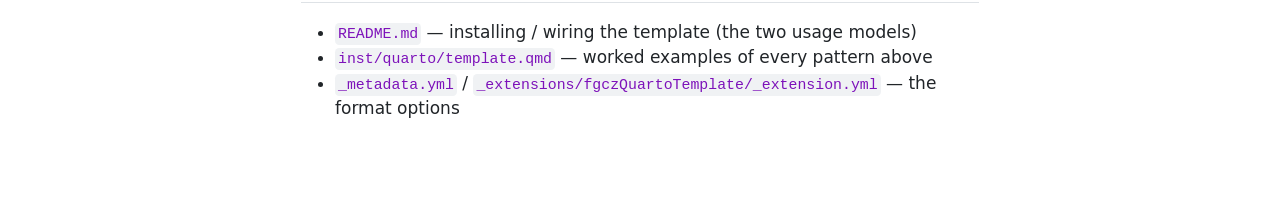
<file: fgcz-quarto-reports.html>
<!DOCTYPE html>
<html xmlns="http://www.w3.org/1999/xhtml" lang="en" xml:lang="en"><head>

<meta charset="utf-8">
<meta name="generator" content="quarto-1.11.9">

<meta name="viewport" content="width=device-width, initial-scale=1.0, user-scalable=yes">


<title>FGCZ Quarto reports authoring guide – fgczQuartoTemplate</title>
<style>
/* Default styles provided by pandoc.
** See https://pandoc.org/MANUAL.html#variables-for-html for config info.
*/
span.smallcaps{font-variant: small-caps;}
div.columns{display: flex; gap: 1.5em;}
div.column{flex: auto;}
@media screen {
div.columns{gap: min(4vw, 1.5em);}
div.column{overflow-x: auto;}
}
div.hanging-indent{margin-left: 1.5em; text-indent: -1.5em;}
ul.task-list{list-style: none;}
ul.task-list li input[type="checkbox"] {
  width: 0.8em;
  margin: 0 0.8em 0.2em -1em; /* quarto-specific, see https://github.com/quarto-dev/quarto-cli/issues/4556 */ 
  vertical-align: middle;
}
/* CSS for syntax highlighting */
html { -webkit-text-size-adjust: 100%; }
pre > code.sourceCode { white-space: pre; position: relative; }
pre > code.sourceCode > span { display: inline-block; line-height: 1.25; }
pre > code.sourceCode > span:empty { height: 1.2em; }
.sourceCode { overflow: visible; }
code.sourceCode > span { color: inherit; text-decoration: inherit; }
div.sourceCode { margin: 1em 0; }
pre.sourceCode { margin: 0; }
@media screen {
div.sourceCode { overflow: auto; }
}
@media print {
pre > code.sourceCode { white-space: pre-wrap; }
pre > code.sourceCode > span { text-indent: -5em; padding-left: 5em; }
}
pre.numberSource code
  { counter-reset: source-line 0; }
pre.numberSource code > span
  { position: relative; left: -4em; counter-increment: source-line; }
pre.numberSource code > span > a:first-child::before
  { content: counter(source-line);
    position: relative; left: -1em; text-align: right; vertical-align: baseline;
    border: none; display: inline-block;
    -webkit-touch-callout: none; -webkit-user-select: none;
    -khtml-user-select: none; -moz-user-select: none;
    -ms-user-select: none; user-select: none;
    padding: 0 4px; width: 4em;
  }
pre.numberSource { margin-left: 3em;  padding-left: 4px; }
div.sourceCode
  {   }
@media screen {
pre > code.sourceCode > span > a:first-child::before { text-decoration: underline; }
}
</style>


<script src="site_libs/quarto-nav/quarto-nav.js"></script>
<script src="site_libs/quarto-nav/headroom.min.js"></script>
<script src="site_libs/clipboard/clipboard.min.js"></script>
<script src="site_libs/quarto-search/autocomplete.umd.js"></script>
<script src="site_libs/quarto-search/fuse.min.js"></script>
<script src="site_libs/quarto-search/quarto-search.js"></script>
<meta name="quarto:offset" content="./">
<script src="site_libs/quarto-html/quarto.js" type="module"></script>
<script src="site_libs/quarto-html/tabsets/tabsets.js" type="module"></script>
<script src="site_libs/quarto-html/scrollable-regions/scrollable-regions.js" type="module"></script>
<script src="site_libs/quarto-html/popper.min.js"></script>
<script src="site_libs/quarto-html/tippy.umd.min.js"></script>
<script src="site_libs/quarto-html/anchor.min.js"></script>
<link href="site_libs/quarto-html/tippy.css" rel="stylesheet">
<link href="site_libs/quarto-html/quarto-syntax-highlighting-63b5708e65d6cd79cd7618c58d0c21e7.css" rel="stylesheet" id="quarto-text-highlighting-styles">
<script src="site_libs/bootstrap/bootstrap.min.js"></script>
<link href="site_libs/bootstrap/bootstrap-icons.css" rel="stylesheet">
<link href="site_libs/bootstrap/bootstrap-b54df9fb5010a34dec8c6a1865e1addd.min.css" rel="stylesheet" append-hash="true" id="quarto-bootstrap" data-mode="light">
<script id="quarto-search-options" type="application/json">{
  "location": "navbar",
  "copy-button": false,
  "collapse-after": 3,
  "panel-placement": "end",
  "type": "overlay",
  "limit": 50,
  "keyboard-shortcut": [
    "f",
    "/",
    "s"
  ],
  "show-item-context": false,
  "language": {
    "search-no-results-text": "No results",
    "search-matching-documents-text": "matching documents",
    "search-copy-link-title": "Copy link to search",
    "search-hide-matches-text": "Hide additional matches",
    "search-more-match-text": "more match in this document",
    "search-more-matches-text": "more matches in this document",
    "search-clear-button-title": "Clear",
    "search-text-placeholder": "",
    "search-detached-cancel-button-title": "Cancel",
    "search-submit-button-title": "Submit",
    "search-label": "Search"
  }
}</script>


</head>

<body class="nav-sidebar floating nav-fixed quarto-light"><a id="quarto-skip-link" class="visually-hidden-focusable" href="#quarto-document-content">Skip to main content</a>

<div id="quarto-search-results"></div>
  <header id="quarto-header" class="headroom fixed-top">
    <nav class="navbar navbar-expand-lg " data-bs-theme="dark" aria-label="Site">
      <div class="navbar-container container-fluid">
      <div class="navbar-brand-container mx-auto">
    <a class="navbar-brand" href="./index.html">
    <span class="navbar-title">fgczQuartoTemplate</span>
    </a>
  </div>
          <button class="navbar-toggler" type="button" data-bs-toggle="collapse" data-bs-target="#navbarCollapse" aria-controls="navbarCollapse" aria-expanded="false" aria-label="Toggle navigation" onclick="if (window.quartoToggleHeadroom) { window.quartoToggleHeadroom(); }">
  <span class="navbar-toggler-icon"></span>
</button>
          <div class="collapse navbar-collapse" id="navbarCollapse">
            <ul class="navbar-nav navbar-nav-scroll ms-auto">
  <li class="nav-item compact">
    <a class="nav-link" href="https://github.com/fgcz/fgczQuartoTemplate"> <i class="bi bi-github" role="img" aria-label="fgczQuartoTemplate GitHub">
</i> 
<span class="menu-text"></span></a>
  </li>  
</ul>
          </div> <!-- /navcollapse -->
            <div class="quarto-navbar-tools">
</div>
            <div id="quarto-search" class="" title="Search"></div>
      </div> <!-- /container-fluid -->
    </nav>
  <nav class="quarto-secondary-nav" aria-label="Toolbar">
    <div class="container-fluid d-flex">
      <button type="button" class="quarto-btn-toggle btn" data-bs-toggle="collapse" role="button" data-bs-target=".quarto-sidebar-collapse-item" aria-controls="quarto-sidebar" aria-expanded="false" aria-label="Toggle sidebar navigation" onclick="if (window.quartoToggleHeadroom) { window.quartoToggleHeadroom(); }">
        <i class="bi bi-layout-text-sidebar-reverse"></i>
      </button>
        <nav class="quarto-page-breadcrumbs" aria-label="Breadcrumbs"><ol class="breadcrumb"><li class="breadcrumb-item"><a href="./fgcz-quarto-reports.html">Report authoring guide</a></li></ol></nav>
        <a class="flex-grow-1" data-bs-toggle="collapse" data-bs-target=".quarto-sidebar-collapse-item" onclick="if (window.quartoToggleHeadroom) { window.quartoToggleHeadroom(); }">      
        </a>
    </div>
  </nav>
</header>
<!-- content -->
<div id="quarto-content" class="quarto-container page-columns page-rows-contents page-layout-article page-navbar">
<!-- sidebar -->
  <nav id="quarto-sidebar" class="sidebar collapse collapse-horizontal quarto-sidebar-collapse-item sidebar-navigation floating overflow-auto" aria-label="Section">
    <div class="sidebar-menu-container"> 
    <ul class="list-unstyled mt-1">
        <li class="sidebar-item">
  <div class="sidebar-item-container"> 
  <a href="./index.html" class="sidebar-item-text sidebar-link">
 <span class="menu-text">Home</span></a>
  </div>
</li>
        <li class="sidebar-item">
  <div class="sidebar-item-container"> 
  <a href="./fgcz-quarto-reports.html" class="sidebar-item-text sidebar-link active">
 <span class="menu-text">Report authoring guide</span></a>
  </div>
</li>
        <li class="sidebar-item sidebar-item-section">
      <div class="sidebar-item-container"> 
            <button type="button" class="sidebar-item-text sidebar-item-toggle sidebar-link text-start collapsed" data-bs-toggle="collapse" data-bs-target="#quarto-sidebar-section-1" aria-controls="quarto-sidebar-section-1" aria-expanded="false">
 <span class="menu-text" id="quarto-sidebar-section-1-label">Articles</span><i class="bi bi-chevron-right" aria-hidden="true"></i></button>
      </div>
      <ul id="quarto-sidebar-section-1" aria-labelledby="quarto-sidebar-section-1-label" class="collapse list-unstyled sidebar-section depth1 ">  
          <li class="sidebar-item">
  <div class="sidebar-item-container"> 
  <a href="./vignettes/example-report.html" class="sidebar-item-text sidebar-link">
 <span class="menu-text">FGCZ tabset layout example</span></a>
  </div>
</li>
          <li class="sidebar-item">
  <div class="sidebar-item-container"> 
  <a href="./vignettes/fgczQuartoTemplate.html" class="sidebar-item-text sidebar-link">
 <span class="menu-text">Using the FGCZ Quarto report templates</span></a>
  </div>
</li>
      </ul>
  </li>
        <li class="sidebar-item sidebar-item-section">
      <div class="sidebar-item-container"> 
            <button type="button" class="sidebar-item-text sidebar-item-toggle sidebar-link text-start collapsed" data-bs-toggle="collapse" data-bs-target="#quarto-sidebar-section-2" aria-controls="quarto-sidebar-section-2" aria-expanded="false">
 <span class="menu-text" id="quarto-sidebar-section-2-label">Reference</span><i class="bi bi-chevron-right" aria-hidden="true"></i></button>
      </div>
      <ul id="quarto-sidebar-section-2" aria-labelledby="quarto-sidebar-section-2-label" class="collapse list-unstyled sidebar-section depth1 ">  
          <li class="sidebar-item">
  <div class="sidebar-item-container"> 
  <a href="./man/fgcz_copy_assets.html" class="sidebar-item-text sidebar-link">
 <span class="menu-text">fgcz_copy_assets</span></a>
  </div>
</li>
          <li class="sidebar-item">
  <div class="sidebar-item-container"> 
  <a href="./man/fgcz_qmd_source_link.html" class="sidebar-item-text sidebar-link">
 <span class="menu-text">fgcz_qmd_source_link</span></a>
  </div>
</li>
          <li class="sidebar-item">
  <div class="sidebar-item-container"> 
  <a href="./man/fgcz_quarto_dir.html" class="sidebar-item-text sidebar-link">
 <span class="menu-text">fgcz_quarto_dir</span></a>
  </div>
</li>
          <li class="sidebar-item">
  <div class="sidebar-item-container"> 
  <a href="./man/fgcz_render.html" class="sidebar-item-text sidebar-link">
 <span class="menu-text">fgcz_render</span></a>
  </div>
</li>
          <li class="sidebar-item">
  <div class="sidebar-item-container"> 
  <a href="./man/fgcz_use_template.html" class="sidebar-item-text sidebar-link">
 <span class="menu-text">fgcz_use_template</span></a>
  </div>
</li>
          <li class="sidebar-item">
  <div class="sidebar-item-container"> 
  <a href="./man/fgczQuartoTemplate-assets.html" class="sidebar-item-text sidebar-link">
 <span class="menu-text">fgczQuartoTemplate-assets</span></a>
  </div>
</li>
      </ul>
  </li>
        <li class="sidebar-item">
  <div class="sidebar-item-container"> 
  <a href="./NEWS.html" class="sidebar-item-text sidebar-link">
 <span class="menu-text">News</span></a>
  </div>
</li>
        <li class="sidebar-item">
  <div class="sidebar-item-container"> 
  <a href="./LICENSE.html" class="sidebar-item-text sidebar-link">
 <span class="menu-text">License</span></a>
  </div>
</li>
        <li class="sidebar-item">
  <div class="sidebar-item-container"> 
  <a href="./CITATION.html" class="sidebar-item-text sidebar-link">
 <span class="menu-text">Citation</span></a>
  </div>
</li>
    </ul>
    </div>
</nav>
<div id="quarto-sidebar-glass" class="quarto-sidebar-collapse-item" data-bs-toggle="collapse" data-bs-target=".quarto-sidebar-collapse-item"></div>
<!-- margin-sidebar -->
    <div id="quarto-margin-sidebar" class="sidebar margin-sidebar">
        
    <div class="quarto-code-links"><h2>Code Links</h2><ul><li><a href="undefined"><i class="bi bi-link-45deg"></i></a></li></ul></div></div>
<!-- main -->
<main class="content" id="quarto-document-content" tabindex="-1">

<header id="title-block-header" class="quarto-title-block default">
<div class="quarto-title">
<h1 class="title">FGCZ Quarto reports authoring guide</h1>
</div>



<div class="quarto-title-meta">

    
  
    
  </div>
  


</header>


<p><a href="https://github.com/fgcz/fgczQuartoTemplate/blob/main/skills/fgcz-quarto-reports/SKILL.md">View the source skill file on GitHub</a>.</p>
<p>This skill is about <strong>how to structure a report</strong> — the layout and content decisions that make an FGCZ report readable. For <em>setting up</em> the template (installing / wiring it), see the package <code>README.md</code>. Here we assume the styling is already attached and focus on the choices that are easy to get wrong.</p>
<p>The golden rule behind everything below: <strong>a reader should understand each tab at a glance and navigate by clicking, not by scrolling and hunting.</strong></p>
<section id="using-the-template-two-ways-pick-one" class="level2">
<h2 class="anchored" data-anchor-id="using-the-template-two-ways-pick-one">Using the template: two ways (pick one)</h2>
<p>The package ships the same FGCZ styling through two channels — both produce an identical report, so choose by <em>how you render</em>. Full setup details live in the package <code>README.md</code>; this is the short version.</p>
<p><strong>Way 1 — Quarto extension (render with the <code>quarto</code> CLI, no R).</strong> Install once per project, then opt in from the header:</p>
<div class="code-copy-outer-scaffold"><div class="sourceCode" id="cb1"><pre class="sourceCode sh code-with-copy"><code class="sourceCode bash"><span id="cb1-1"><a href="#cb1-1" aria-hidden="true" tabindex="-1"></a><span class="ex">quarto</span> add fgcz/fgczQuartoTemplate</span></code></pre></div><button title="Copy to Clipboard" class="code-copy-button"><i class="bi"></i></button></div>
<div class="code-copy-outer-scaffold"><div class="sourceCode" id="cb2"><pre class="sourceCode yaml code-with-copy"><code class="sourceCode yaml"><span id="cb2-1"><a href="#cb2-1" aria-hidden="true" tabindex="-1"></a><span class="pp">---</span></span>
<span id="cb2-2"><a href="#cb2-2" aria-hidden="true" tabindex="-1"></a><span class="fu">title</span><span class="kw">:</span><span class="at"> </span><span class="st">"My report"</span></span>
<span id="cb2-3"><a href="#cb2-3" aria-hidden="true" tabindex="-1"></a><span class="fu">format</span><span class="kw">:</span><span class="at"> fgczQuartoTemplate-html</span></span>
<span id="cb2-4"><a href="#cb2-4" aria-hidden="true" tabindex="-1"></a><span class="pp">---</span></span></code></pre></div><button title="Copy to Clipboard" class="code-copy-button"><i class="bi"></i></button></div>
<p>Render with plain <code>quarto render my_report.qmd</code>.</p>
<p><strong>Way 2 — R helper (render from R, e.g.&nbsp;inside a package like prolfquapp).</strong> Install once (<code>remotes::install_github("fgcz/fgczQuartoTemplate")</code>), keep the report header free of any <code>format:</code> line, and render with:</p>
<div class="code-copy-outer-scaffold"><div class="sourceCode" id="cb3"><pre class="sourceCode r code-with-copy"><code class="sourceCode r"><span id="cb3-1"><a href="#cb3-1" aria-hidden="true" tabindex="-1"></a>fgczQuartoTemplate<span class="sc">::</span><span class="fu">fgcz_render</span>(<span class="st">"my_report.qmd"</span>)</span></code></pre></div><button title="Copy to Clipboard" class="code-copy-button"><i class="bi"></i></button></div>
<p>It stages <code>_metadata.yml</code> (plus the theme, header, and toolbar files) next to the <code>.qmd</code>, and Quarto applies <code>_metadata.yml</code> automatically — no <code>format:</code> line and no <code>quarto add</code>. Companion helpers: <code>fgcz_use_template()</code> starts a new report from the annotated starter, <code>fgcz_copy_assets()</code> just stages the files, and <code>fgcz_quarto_dir()</code> points at the installed assets.</p>
<p>Either way you get the theme and the FGCZ header for free. The top-right <strong>🔍 Find / 📥 Download / <code>&lt;/&gt;</code> View source</strong> toolbar is opt-in — turn on all three with <code>fgcz_render(buttons = TRUE)</code>, or select <code>"search"</code>, <code>"download"</code>, and/or <code>"source"</code> by name. For the CLI route, add an <code>include-after-body:</code> line and optionally a top-level <code>fgcz-buttons:</code> selection; see the last section. Tab colouring and numbering are likewise opt-in — see “Optional tab colour and numbering” below. Start from <code>inst/quarto/template.qmd</code> (via <code>fgcz_use_template()</code>), which demonstrates every layout pattern below in code.</p>
</section>
<section id="required-analysis-report-layout" class="level2">
<h2 class="anchored" data-anchor-id="required-analysis-report-layout">Required analysis-report layout</h2>
<p>Every analysis-report vignette follows the same outer structure. In a tabbed report, <strong>Overview</strong> is the first top-level tab and <strong>Session Info</strong> is the last top-level tab; put every report-specific tab between them. In a non-tabbed report, use the same first and last top-level sections.</p>
<div class="code-copy-outer-scaffold"><div class="sourceCode" id="cb4"><pre class="sourceCode markdown code-with-copy"><code class="sourceCode markdown"><span id="cb4-1"><a href="#cb4-1" aria-hidden="true" tabindex="-1"></a><span class="fu"># Overview</span></span>
<span id="cb4-2"><a href="#cb4-2" aria-hidden="true" tabindex="-1"></a></span>
<span id="cb4-3"><a href="#cb4-3" aria-hidden="true" tabindex="-1"></a>...</span>
<span id="cb4-4"><a href="#cb4-4" aria-hidden="true" tabindex="-1"></a></span>
<span id="cb4-5"><a href="#cb4-5" aria-hidden="true" tabindex="-1"></a><span class="fu"># &lt;report-specific section&gt;</span></span>
<span id="cb4-6"><a href="#cb4-6" aria-hidden="true" tabindex="-1"></a></span>
<span id="cb4-7"><a href="#cb4-7" aria-hidden="true" tabindex="-1"></a>...</span>
<span id="cb4-8"><a href="#cb4-8" aria-hidden="true" tabindex="-1"></a></span>
<span id="cb4-9"><a href="#cb4-9" aria-hidden="true" tabindex="-1"></a><span class="fu"># Session Info</span></span>
<span id="cb4-10"><a href="#cb4-10" aria-hidden="true" tabindex="-1"></a></span>
<span id="cb4-11"><a href="#cb4-11" aria-hidden="true" tabindex="-1"></a>::: {.panel-tabset}</span>
<span id="cb4-12"><a href="#cb4-12" aria-hidden="true" tabindex="-1"></a></span>
<span id="cb4-13"><a href="#cb4-13" aria-hidden="true" tabindex="-1"></a><span class="fu">## Report provenance</span></span>
<span id="cb4-14"><a href="#cb4-14" aria-hidden="true" tabindex="-1"></a></span>
<span id="cb4-15"><a href="#cb4-15" aria-hidden="true" tabindex="-1"></a>...</span>
<span id="cb4-16"><a href="#cb4-16" aria-hidden="true" tabindex="-1"></a></span>
<span id="cb4-17"><a href="#cb4-17" aria-hidden="true" tabindex="-1"></a><span class="fu">## R session info</span></span>
<span id="cb4-18"><a href="#cb4-18" aria-hidden="true" tabindex="-1"></a></span>
<span id="cb4-19"><a href="#cb4-19" aria-hidden="true" tabindex="-1"></a>...</span>
<span id="cb4-20"><a href="#cb4-20" aria-hidden="true" tabindex="-1"></a></span>
<span id="cb4-21"><a href="#cb4-21" aria-hidden="true" tabindex="-1"></a>:::</span></code></pre></div><button title="Copy to Clipboard" class="code-copy-button"><i class="bi"></i></button></div>
<p><strong>Session Info has exactly those two level-2 subtabs, in that order.</strong> Do not add a third subtab and do not repeat report metadata outside <strong>Report provenance</strong>. The template does not inject any of this report content: authors place the Overview and Session Info layout explicitly in each report’s <code>.qmd</code>.</p>
<section id="start-with-a-compact-overview" class="level3">
<h3 class="anchored" data-anchor-id="start-with-a-compact-overview">Start with a compact Overview</h3>
<p>Replace a pre-existing Introduction with <strong>Overview</strong>, or add the Overview when the report has no Introduction.</p>
<p>The Overview must fit on a typical screen without scrolling. It contains:</p>
<ul>
<li>a static <strong>visual abstract</strong> that explains this report type’s purpose, input, analysis path, and intended output;</li>
<li>a short explanation in plain language; and</li>
<li>a concise, human-readable input summary, such as assay/data type, sample count, and analysis goal.</li>
</ul>
<p>The visual abstract is not a run-specific result figure. Author one reusable asset per report type and reference it explicitly from that report’s <code>.qmd</code>. Keep assets with the report package, provide descriptive alt text, and ensure the runtime renderer stages them beside the <code>.qmd</code>. Do not make the template inspect a report, select figures, infer a report type, or inject report content. The template remains responsible for shared styling only.</p>
<p>Keep identifiers, creator, timestamps, detailed input references, and software versions out of the Overview; they belong in the final Session Info tab.</p>
</section>
</section>
<section id="tabs-keep-them-shallow" class="level2">
<h2 class="anchored" data-anchor-id="tabs-keep-them-shallow">Tabs: keep them shallow</h2>
<p>Organize the report with <code>::: {.panel-tabset}</code>. Depth is the single most common mistake, so be deliberate:</p>
<ul>
<li><p><strong>Two tab levels is the norm.</strong> Top-level tabs = major sections; one level of sub-tabs inside them is plenty for almost every report.</p></li>
<li><p><strong>A third level is the exception</strong>, allowed only when the third-level tabs are the <strong>same across every second-level tab</strong> — i.e.&nbsp;the nesting forms a clean matrix (pick a category, then pick a view).</p>
<p>Good (third level is uniform → nest it):</p>
<pre><code>Method A → { Overview, Details }
Method B → { Overview, Details }</code></pre>
<p>Not OK (third level diverges → do NOT nest):</p>
<pre><code>Method A → { Overview, Details }
Method C → { Foo, Bar }          ← different sub-tabs</code></pre>
<p>When one branch’s sub-tabs differ, that branch is really its own section: <strong>promote it to a top-level tab</strong> rather than forcing an inconsistent third level. Uniform sub-tabs read as “same views for each thing”; divergent ones hide structure and confuse the reader.</p></li>
</ul>
<p>Note: <code>template.qmd</code> deliberately demonstrates nesting up to five levels — that is a <em>capability</em> demo showing the mechanics render correctly, <strong>not</strong> a recommendation. Real reports stay at two levels, occasionally three.</p>
</section>
<section id="fit-each-tab-on-one-screen" class="level2">
<h2 class="anchored" data-anchor-id="fit-each-tab-on-one-screen">Fit each tab on one screen</h2>
<p>Aim for a tab’s content to fit on screen <strong>without vertical scrolling</strong>. The reader should take in a tab at a glance and switch tabs for more, rather than scroll and search.</p>
<p>The one honest exception is <strong>the same figure repeated per sample or condition</strong> — e.g.&nbsp;a TIC chromatogram shown separately for samples A, B, C, stacked vertically. Repetition-by-sample stays legible when scrolled because the reader knows exactly what each item is. Stacking <em>unrelated</em> content to fill a long page does not — split that across tabs instead.</p>
</section>
<section id="figures-small-and-gridded" class="level2">
<h2 class="anchored" data-anchor-id="figures-small-and-gridded">Figures: small and gridded</h2>
<ul>
<li><p><strong>Don’t make figures large.</strong> Every figure is click-to-zoom (lightbox is on by default), so a compact on-page figure plus zoom-on-click beats a giant inline one — and it lets more fit on a screen.</p></li>
<li><p><strong>Lay figures out in a grid</strong> so several share a screen. Use Quarto’s layout:</p>
<pre><code>#| layout-ncol: 2</code></pre>
<p>inside a chunk (or <code>::: {layout-ncol="2"}</code> around several figures). The template also provides <code>.fig-row</code> / <code>.fig-main</code> / <code>.fig-side</code> for a figure with a side callout.</p></li>
<li><p><strong>Always give a figure a <code>#| fig-cap:</code>.</strong> Captions are what the Find toolbar indexes and what makes cross-references work.</p></li>
<li><p><strong>Add <code>#| label: fig-xxx</code> (or <code>tbl-xxx</code> for a table) when you want “Show code”.</strong> A labelled chunk with a matching <code>fig-cap:</code>/<code>tbl-cap:</code> automatically gets a small <code>&lt;/&gt;</code> badge — right on the figure/table and on its card in the Find panel — that jumps to and highlights that exact chunk in View Source. Nothing to wire up beyond the label; an unlabelled chunk just doesn’t get the badge.</p></li>
<li><p><strong>Mind <code>fig-dpi</code> on figure-heavy reports.</strong> The default is <code>fig-dpi: 300</code>, which is right for most reports. But because the template is self-contained, every figure is embedded, and a report with very many figures can balloon into the hundreds of MB — no fun to share or load. In those cases drop resolution. Typical culprits: many-sample runs (&gt; 50 samples, each with a repeated per-sample figure), custom reports with many figures, or single heavy figures (e.g.&nbsp;a UMAP of 100k cells). Prefer <code>fgczQuartoTemplate::fgcz_render(qmd, fig_dpi = 150, fig_retina = 1)</code> — a per-render override with no <code>.qmd</code> edit needed. Per-chunk with <code>#| fig-dpi: 150</code> also still works when only one figure is the culprit.</p></li>
</ul>
</section>
<section id="figure-captions-are-searchable-scientific-labels" class="level2">
<h2 class="anchored" data-anchor-id="figure-captions-are-searchable-scientific-labels">Figure captions are searchable scientific labels</h2>
<p>Write captions as short scientific labels, not decorative titles. The Find / Figures toolbar indexes captions, so a reader should be able to search for the biology, assay, metric, or plot type and recognize the right figure from the caption alone.</p>
<p>Each caption should usually name:</p>
<ul>
<li>the measured quantity or data layer (<code>log2 intensity</code>, <code>protein abundance</code>, <code>cell embedding</code>, <code>residual density</code>, …),</li>
<li>what points/lines/curves represent,</li>
<li>the x/y axes or visual encoding when it matters,</li>
<li>grouping variables such as condition, batch, sample, cluster, or cell type,</li>
<li>transformations, normalization, filtering, or subset if those change the interpretation.</li>
</ul>
<p>Prefer specific captions:</p>
<div class="code-copy-outer-scaffold"><div class="sourceCode" id="cb8"><pre class="sourceCode yaml code-with-copy"><code class="sourceCode yaml"><span id="cb8-1"><a href="#cb8-1" aria-hidden="true" tabindex="-1"></a><span class="co">#| fig-cap: &gt;-</span></span>
<span id="cb8-2"><a href="#cb8-2" aria-hidden="true" tabindex="-1"></a><span class="co">#|   Precursor intensity as a function of acquisition time. Each point is one</span></span>
<span id="cb8-3"><a href="#cb8-3" aria-hidden="true" tabindex="-1"></a><span class="co">#|   precursor measurement; the x-axis shows acquisition time in minutes and the</span></span>
<span id="cb8-4"><a href="#cb8-4" aria-hidden="true" tabindex="-1"></a><span class="co">#|   y-axis shows log2 intensity, coloured by sample group.</span></span></code></pre></div><button title="Copy to Clipboard" class="code-copy-button"><i class="bi"></i></button></div>
<div class="code-copy-outer-scaffold"><div class="sourceCode" id="cb9"><pre class="sourceCode yaml code-with-copy"><code class="sourceCode yaml"><span id="cb9-1"><a href="#cb9-1" aria-hidden="true" tabindex="-1"></a><span class="co">#| fig-cap: &gt;-</span></span>
<span id="cb9-2"><a href="#cb9-2" aria-hidden="true" tabindex="-1"></a><span class="co">#|   Density of log2 precursor intensities by condition after median</span></span>
<span id="cb9-3"><a href="#cb9-3" aria-hidden="true" tabindex="-1"></a><span class="co">#|   normalization. Each curve is one sample; shifts in the density indicate</span></span>
<span id="cb9-4"><a href="#cb9-4" aria-hidden="true" tabindex="-1"></a><span class="co">#|   global signal differences.</span></span></code></pre></div><button title="Copy to Clipboard" class="code-copy-button"><i class="bi"></i></button></div>
<div class="code-copy-outer-scaffold"><div class="sourceCode" id="cb10"><pre class="sourceCode yaml code-with-copy"><code class="sourceCode yaml"><span id="cb10-1"><a href="#cb10-1" aria-hidden="true" tabindex="-1"></a><span class="co">#| fig-cap: &gt;-</span></span>
<span id="cb10-2"><a href="#cb10-2" aria-hidden="true" tabindex="-1"></a><span class="co">#|   UMAP of filtered cells coloured by annotated cell type. Each point is one</span></span>
<span id="cb10-3"><a href="#cb10-3" aria-hidden="true" tabindex="-1"></a><span class="co">#|   cell; UMAP axes are embedding coordinates and do not have physical units.</span></span></code></pre></div><button title="Copy to Clipboard" class="code-copy-button"><i class="bi"></i></button></div>
<div class="code-copy-outer-scaffold"><div class="sourceCode" id="cb11"><pre class="sourceCode yaml code-with-copy"><code class="sourceCode yaml"><span id="cb11-1"><a href="#cb11-1" aria-hidden="true" tabindex="-1"></a><span class="co">#| fig-cap: &gt;-</span></span>
<span id="cb11-2"><a href="#cb11-2" aria-hidden="true" tabindex="-1"></a><span class="co">#|   PCA of sample-level protein intensities after normalization. Points are</span></span>
<span id="cb11-3"><a href="#cb11-3" aria-hidden="true" tabindex="-1"></a><span class="co">#|   samples, coloured by condition and shaped by batch; axis labels report the</span></span>
<span id="cb11-4"><a href="#cb11-4" aria-hidden="true" tabindex="-1"></a><span class="co">#|   variance explained by PC1 and PC2.</span></span></code></pre></div><button title="Copy to Clipboard" class="code-copy-button"><i class="bi"></i></button></div>
<p>A concrete before / after, from a differential-expression report whose figure combines a fold-change histogram and a p-value histogram side by side.</p>
<p><strong>Negative example (avoid)</strong> — a decorative title: it indexes nothing a reader would search for and never says what the two panels are or how to read them:</p>
<div class="code-copy-outer-scaffold"><div class="sourceCode" id="cb12"><pre class="sourceCode yaml code-with-copy"><code class="sourceCode yaml"><span id="cb12-1"><a href="#cb12-1" aria-hidden="true" tabindex="-1"></a><span class="co">#| fig-cap: "Fold-change and p-value summaries."</span></span></code></pre></div><button title="Copy to Clipboard" class="code-copy-button"><i class="bi"></i></button></div>
<p><strong>Positive example (prefer)</strong> — names the statistics, both panels, their axes, and the diagnostic reading, so the caption stands on its own in the Find list:</p>
<div class="code-copy-outer-scaffold"><div class="sourceCode" id="cb13"><pre class="sourceCode yaml code-with-copy"><code class="sourceCode yaml"><span id="cb13-1"><a href="#cb13-1" aria-hidden="true" tabindex="-1"></a><span class="co">#| fig-cap: &gt;-</span></span>
<span id="cb13-2"><a href="#cb13-2" aria-hidden="true" tabindex="-1"></a><span class="co">#|   Distributions of the differential-abundance statistics across all features.</span></span>
<span id="cb13-3"><a href="#cb13-3" aria-hidden="true" tabindex="-1"></a><span class="co">#|   Left: histogram of the estimated log2 fold-changes (x-axis log2</span></span>
<span id="cb13-4"><a href="#cb13-4" aria-hidden="true" tabindex="-1"></a><span class="co">#|   fold-change, y-axis feature count), expected to centre near zero because</span></span>
<span id="cb13-5"><a href="#cb13-5" aria-hidden="true" tabindex="-1"></a><span class="co">#|   most features are not differentially abundant. Right: histogram of the</span></span>
<span id="cb13-6"><a href="#cb13-6" aria-hidden="true" tabindex="-1"></a><span class="co">#|   significance score (p-value, or FDR/BFDR depending on the model; x-axis</span></span>
<span id="cb13-7"><a href="#cb13-7" aria-hidden="true" tabindex="-1"></a><span class="co">#|   0-1, y-axis feature count), expected to be roughly uniform with a peak near</span></span>
<span id="cb13-8"><a href="#cb13-8" aria-hidden="true" tabindex="-1"></a><span class="co">#|   zero when true effects are present.</span></span></code></pre></div><button title="Copy to Clipboard" class="code-copy-button"><i class="bi"></i></button></div>
<p>Avoid vague captions such as <code>"PCA"</code>, <code>"UMAP"</code>, <code>"Density plot"</code>, or <code>"Scatter plot"</code>. They are bad search targets and do not let a reviewer verify that the figure is labelled correctly.</p>
</section>
<section id="interactive-figures-are-the-exception" class="level2">
<h2 class="anchored" data-anchor-id="interactive-figures-are-the-exception">Interactive figures are the exception</h2>
<p>Default to <strong>static</strong> figures (<code>ggplot</code>). They are lighter, print cleanly, and — importantly — the 📥 Download toolbar (when enabled) can bundle them into a ZIP; interactive <code>plotly</code> / <code>ggplotly</code> charts cannot be downloaded that way.</p>
<p>Reach for <code>ggplotly()</code> <strong>only when interactivity genuinely improves readability</strong>, for example:</p>
<ul>
<li>a legend too large to fit on the plot (let the reader hover instead), or</li>
<li>many overlapping lines in similar colours (e.g.&nbsp;density overlays) where hover/zoom is the only way to disentangle them.</li>
</ul>
<p>If a static figure reads fine, keep it static.</p>
</section>
<section id="optional-tab-colour-and-numbering" class="level2">
<h2 class="anchored" data-anchor-id="optional-tab-colour-and-numbering">Optional tab colour and numbering</h2>
<p>Two independent switches, both <strong>off by default</strong>, that change how tabsets read. Neither is needed for a correct report — reach for them when a report is deeply nested enough that depth is hard to track.</p>
<ul>
<li><strong><code>colour</code></strong> replaces the uniform grey folder tabs with one hue per nesting level (deep blue → cyan → sky → teal → indigo), so depth reads as colour. Tab geometry is unchanged; only colour is overridden.</li>
<li><strong><code>number</code></strong> prefixes every tab label with its hierarchical position — <code>1</code>, <code>1.1</code>, <code>1.1.1</code> … — counting across sibling tabsets at the same depth, so two separate top-level tabsets read <code>1, 2</code> then <code>3, 4</code>. With the toolbar enabled the numbers also appear in the Find panel’s breadcrumbs.</li>
</ul>
<p>From R, pass them to the renderer:</p>
<div class="code-copy-outer-scaffold"><div class="sourceCode" id="cb14"><pre class="sourceCode r code-with-copy"><code class="sourceCode r"><span id="cb14-1"><a href="#cb14-1" aria-hidden="true" tabindex="-1"></a><span class="fu">fgcz_render</span>(<span class="st">"report.qmd"</span>, <span class="at">colour =</span> <span class="cn">TRUE</span>, <span class="at">number =</span> <span class="cn">TRUE</span>)</span></code></pre></div><button title="Copy to Clipboard" class="code-copy-button"><i class="bi"></i></button></div>
<p>With the extension, set them as top-level YAML keys:</p>
<div class="code-copy-outer-scaffold"><div class="sourceCode" id="cb15"><pre class="sourceCode yaml code-with-copy"><code class="sourceCode yaml"><span id="cb15-1"><a href="#cb15-1" aria-hidden="true" tabindex="-1"></a><span class="fu">fgcz-colour</span><span class="kw">:</span><span class="at"> </span><span class="ch">true</span></span>
<span id="cb15-2"><a href="#cb15-2" aria-hidden="true" tabindex="-1"></a><span class="fu">fgcz-number</span><span class="kw">:</span><span class="at"> </span><span class="ch">true</span></span>
<span id="cb15-3"><a href="#cb15-3" aria-hidden="true" tabindex="-1"></a><span class="fu">fgcz-full-width</span><span class="kw">:</span><span class="at"> </span><span class="ch">true</span></span></code></pre></div><button title="Copy to Clipboard" class="code-copy-button"><i class="bi"></i></button></div>
<p>Note numbering covers <em>every</em> top-level tab, so with the required layout Overview becomes <code>1</code> and Session Info the last number. Don’t hand-roll either effect with your own CSS or a numbering chunk; both ship with the template and stay inert until asked for.</p>
</section>
<section id="the-find-download-view-source-toolbar-opt-in-and-dont-hand-build-it" class="level2">
<h2 class="anchored" data-anchor-id="the-find-download-view-source-toolbar-opt-in-and-dont-hand-build-it">The Find / Download / View source toolbar: opt-in, and don’t hand-build it</h2>
<p>The template ships a dynamic top-right toolbar with three tools — <strong>🔍 Find</strong> (a searchable graphical table of contents for every figure and table; clicking one opens the tab it lives in and scrolls to it), <strong>📥 Download</strong> (tick-box download of the static plots, plus two whole-report extras — the <code>.qmd</code> source and a standalone <code>.html</code> copy — bundled into a single ZIP), and <strong><code>&lt;/&gt;</code> View source</strong> (opens Quarto’s own view-source overlay in place). It is <strong>off by default</strong>. With R, use <code>fgcz_render(buttons = TRUE)</code> for all three, or <code>buttons = "search"</code> / <code>"download"</code> / <code>"source"</code> (or any combination) for specific ones; <code>FALSE</code> remains valid. With the extension, add an <code>include-after-body: …/fgcz-plot-finder.html</code> line and select controls with <code>fgcz-buttons: search</code>, <code>fgcz-buttons: [search, download]</code>, etc. Omit the selection to show all three. Never hand-add buttons, a table-of-figures, or a thumbnail gallery; the template’s version is complete and tested.</p>
<p>Labelled figures/tables (see “Figures: small and gridded” above) also get a <strong>Show code</strong> <code>&lt;/&gt;</code> badge, on the figure/table itself and in the Find panel, independent of which toolbar buttons are selected — it works automatically off the same <code>code-tools: true</code> the template already sets by default in <code>_metadata.yml</code>, same as View source.</p>
<p>The controls are icon-only, with no visible text label, to stay compact. Each icon carries an accessible tooltip and label instead. The toolbar follows the bottom of the FGCZ banner while the banner is visible, then remains pinned with an equal gap from the top and right.</p>
<p>Every analysis-report vignette records report provenance <strong>once</strong>, in the mandatory final <strong>Session Info</strong> tab and its exactly two subtabs:</p>
<ul>
<li><strong>Report provenance</strong> — a compact two-column field/value table of Workunit, Order, Project, creator, creation timestamp, input-data reference, quantification software, model where applicable, and report-package version. Include the fields available for the report, and link to input data or B-Fabric records when available, but do not embed raw data or a large input table in the HTML. Add a <strong>Qmd source</strong> row with <code>fgczQuartoTemplate::fgcz_qmd_source_link()</code> — it links to the <code>.qmd</code> whenever it renders alongside the output (the normal case on gStore/pStore) and resolves to <code>""</code> otherwise, so drop it with the same nzchar-filter idiom used for the other optional fields rather than showing a blank row.</li>
<li><strong>R session info</strong> — <code>sessionInfo()</code> only.</li>
</ul>
<p>Do <strong>not</strong> repeat this metadata in a top-of-page callout. The final Session Info tab is the single source of truth; a duplicate header callout pushes the actual report content down the page. Render report provenance as a table (for example, <code>knitr::kable()</code>), not a bullet list.</p>
<p>To let the Download ZIP filename include the Order and Workunit, expose the same metadata to the toolbar with a hidden marker before the toolbar include runs:</p>
<div class="code-copy-outer-scaffold"><div class="sourceCode" id="cb16"><pre class="sourceCode html code-with-copy"><code class="sourceCode html"><span id="cb16-1"><a href="#cb16-1" aria-hidden="true" tabindex="-1"></a><span class="dt">&lt;</span><span class="kw">div</span><span class="ot"> id</span><span class="op">=</span><span class="st">"fgcz-report-metadata"</span><span class="ot"> hidden</span></span>
<span id="cb16-2"><a href="#cb16-2" aria-hidden="true" tabindex="-1"></a><span class="ot">  data-project-id</span><span class="op">=</span><span class="st">"12345"</span></span>
<span id="cb16-3"><a href="#cb16-3" aria-hidden="true" tabindex="-1"></a><span class="ot">  data-order-id</span><span class="op">=</span><span class="st">"67890"</span></span>
<span id="cb16-4"><a href="#cb16-4" aria-hidden="true" tabindex="-1"></a><span class="ot">  data-workunit-id</span><span class="op">=</span><span class="st">"348267"</span></span>
<span id="cb16-5"><a href="#cb16-5" aria-hidden="true" tabindex="-1"></a><span class="ot">  data-generated-by</span><span class="op">=</span><span class="st">"sushi-user"</span></span>
<span id="cb16-6"><a href="#cb16-6" aria-hidden="true" tabindex="-1"></a><span class="ot">  data-generated-at</span><span class="op">=</span><span class="st">"2026-07-10 09:30:00 CEST"</span><span class="dt">&gt;&lt;/</span><span class="kw">div</span><span class="dt">&gt;</span></span></code></pre></div><button title="Copy to Clipboard" class="code-copy-button"><i class="bi"></i></button></div>
<p>The toolbar also reads matching <code>&lt;meta name="fgcz-order-id" …&gt;</code> / <code>&lt;meta name="fgcz-workunit-id" …&gt;</code> tags and falls back to visible <code>Order:</code> / <code>Workunit:</code> text when present, but the hidden marker is the preferred, unambiguous contract.</p>
<p>Because the finder indexes figures and tables by their <strong>caption</strong> and their <strong>tab breadcrumb</strong>, the same two habits that make a report readable also make the finder and the figure gallery useful: give every figure/table a clear <code>fig-cap</code> / caption, and give tabs meaningful labels.</p>
</section>
<section id="quick-checklist-before-you-ship" class="level2">
<h2 class="anchored" data-anchor-id="quick-checklist-before-you-ship">Quick checklist before you ship</h2>
<ul class="task-list">
<li><label><input type="checkbox">Two tab levels (a third only if its sub-tabs are identical across siblings)</label></li>
<li><label><input type="checkbox">Each tab fits on a screen (scroll only for the same figure repeated per sample)</label></li>
<li><label><input type="checkbox">First top-level tab/section is Overview, with a report-type visual abstract, short explanation, and input summary</label></li>
<li><label><input type="checkbox">Figures small and gridded (<code>layout-ncol</code>), each with a <code>fig-cap</code></label></li>
<li><label><input type="checkbox">Captions name the metric, axes/encoding, grouping, and key preprocessing</label></li>
<li><label><input type="checkbox">Static figures unless interactivity is truly needed for readability</label></li>
<li><label><input type="checkbox">Toolbar via <code>buttons = TRUE</code>, named buttons, or <code>include-after-body</code> if wanted — never hand-built</label></li>
<li><label><input type="checkbox">Last top-level tab/section is Session Info with exactly two subtabs: Report provenance and R session info; add <code>#fgcz-report-metadata</code> when the toolbar is enabled</label></li>
</ul>
</section>
<section id="pointers" class="level2">
<h2 class="anchored" data-anchor-id="pointers">Pointers</h2>
<ul>
<li><code>README.md</code> — installing / wiring the template (the two usage models)</li>
<li><code>inst/quarto/template.qmd</code> — worked examples of every pattern above</li>
<li><code>_metadata.yml</code> / <code>_extensions/fgczQuartoTemplate/_extension.yml</code> — the format options</li>
</ul>


</section>

</main> <!-- /main -->
<script id="quarto-html-after-body" type="application/javascript">
  window.document.addEventListener("DOMContentLoaded", function (event) {
    const icon = "";
    const anchorJS = new window.AnchorJS();
    anchorJS.options = {
      placement: 'right',
      icon: icon
    };
    anchorJS.add('.anchored');
    const isCodeAnnotation = (el) => {
      for (const clz of el.classList) {
        if (clz.startsWith('code-annotation-')) {                     
          return true;
        }
      }
      return false;
    }
    const onCopySuccess = function(e) {
      // button target
      const button = e.trigger;
      // don't keep focus
      button.blur();
      // flash "checked"
      button.classList.add('code-copy-button-checked');
      var currentTitle = button.getAttribute("title");
      button.setAttribute("title", "Copied!");
      let tooltip;
      if (window.bootstrap) {
        button.setAttribute("data-bs-toggle", "tooltip");
        button.setAttribute("data-bs-placement", "left");
        button.setAttribute("data-bs-title", "Copied!");
        tooltip = new bootstrap.Tooltip(button, 
          { trigger: "manual", 
            customClass: "code-copy-button-tooltip",
            offset: [0, -8]});
        tooltip.show();    
      }
      setTimeout(function() {
        if (tooltip) {
          tooltip.hide();
          button.removeAttribute("data-bs-title");
          button.removeAttribute("data-bs-toggle");
          button.removeAttribute("data-bs-placement");
        }
        button.setAttribute("title", currentTitle);
        button.classList.remove('code-copy-button-checked');
      }, 1000);
      // clear code selection
      e.clearSelection();
    }
    const getTextToCopy = function(trigger) {
      const outerScaffold = trigger.parentElement.cloneNode(true);
      const codeEl = outerScaffold.querySelector('code');
      for (const childEl of codeEl.children) {
        if (isCodeAnnotation(childEl)) {
          childEl.remove();
        }
      }
      return codeEl.innerText;
    }
    const clipboard = new window.ClipboardJS('.code-copy-button:not([data-in-quarto-modal])', {
      text: getTextToCopy
    });
    clipboard.on('success', onCopySuccess);
    if (window.document.getElementById('quarto-embedded-source-code-modal')) {
      const clipboardModal = new window.ClipboardJS('.code-copy-button[data-in-quarto-modal]', {
        text: getTextToCopy,
        container: window.document.getElementById('quarto-embedded-source-code-modal')
      });
      clipboardModal.on('success', onCopySuccess);
    }
      var localhostRegex = new RegExp(/^(?:http|https):\/\/localhost\:?[0-9]*\//);
      var mailtoRegex = new RegExp(/^mailto:/);
        var filterRegex = new RegExp('/' + window.location.host + '/');
      var isInternal = (href) => {
          return filterRegex.test(href) || localhostRegex.test(href) || mailtoRegex.test(href);
      }
      // Inspect non-navigation links and adorn them if external
      window.quartoDecorateExternalLinks = function (root) {
     var links = (root || window.document).querySelectorAll('a[href]:not(.nav-link):not(.navbar-brand):not(.toc-action):not(.sidebar-link):not(.sidebar-item-toggle):not(.pagination-link):not(.no-external):not([aria-hidden]):not(.dropdown-item):not(.quarto-navigation-tool):not(.about-link)');
      for (var i=0; i<links.length; i++) {
        const link = links[i];
        if (!isInternal(link.href)) {
          // undo the damage that might have been done by quarto-nav.js in the case of
          // links that we want to consider external
          if (link.dataset.originalHref !== undefined) {
            link.href = link.dataset.originalHref;
          }
          if (!link.classList.contains('no-external-icon')) {
          }
        }
      }
      };
      window.quartoDecorateExternalLinks(window.document);
    // Esc closes the popup (WCAG 1.4.13) and focus leaving both trigger and
    // popup closes it (WCAG 2.4.11); tippy handles neither for interactive popups.
    const hideOnEscAndFocusOut = {
      name: 'hideOnEscAndFocusOut',
      defaultValue: true,
      fn(instance) {
        const dismiss = () => {
          // A show scheduled by the trigger delay would otherwise reopen it
          instance.clearDelayTimeouts();
          instance.hide();
        };
        const onKeyDown = (event) => {
          if (event.key !== 'Escape') {
            return;
          }
          // Keep Esc from also reaching page handlers (e.g. reveal.js overview),
          // except an open reveal.js slide menu, which Esc should close too.
          // The menu handles keys only when its keyboard option is on.
          const menuHandlesEsc = window.Reveal?.getPlugin?.('menu')?.isOpen() &&
            window.Reveal.getConfig().menu?.keyboard !== false;
          if (!menuHandlesEsc) {
            event.stopPropagation();
          }
          if (instance.popper.contains(window.document.activeElement)) {
            // Disabled while refocusing so the focus trigger does not reopen it
            instance.disable();
            instance.reference.focus();
            instance.enable();
          }
          dismiss();
        };
        const onFocusOut = (event) => {
          const target = event.relatedTarget;
          if (target && !instance.reference.contains(target) &&
              !instance.popper.contains(target)) {
            dismiss();
          }
        };
        // On the trigger too: a click trigger (code-annotations: select) has no
        // blur handling. Attached for the instance's lifetime so leaving the
        // trigger also cancels a show still pending on the trigger delay.
        instance.reference.addEventListener('focusout', onFocusOut);
        return {
          onShow() {
            window.document.addEventListener('keydown', onKeyDown, true);
            instance.popper.addEventListener('focusout', onFocusOut);
          },
          onHide() {
            window.document.removeEventListener('keydown', onKeyDown, true);
            instance.popper.removeEventListener('focusout', onFocusOut);
          },
          onDestroy() {
            instance.reference.removeEventListener('focusout', onFocusOut);
          },
        };
      },
    };
    function tippyHover(el, contentFn, onTriggerFn, onUntriggerFn) {
      const config = {
        allowHTML: true,
        maxWidth: 500,
        delay: 100,
        arrow: false,
        appendTo: function(el) {
            return el.parentElement;
        },
        interactive: true,
        interactiveBorder: 10,
        theme: 'quarto',
        placement: 'bottom-start',
        plugins: [hideOnEscAndFocusOut],
      };
      if (contentFn) {
        config.content = contentFn;
      }
      if (onTriggerFn) {
        config.onTrigger = onTriggerFn;
      }
      if (onUntriggerFn) {
        config.onUntrigger = onUntriggerFn;
      }
      window.tippy(el, config); 
    }
    const noterefs = window.document.querySelectorAll('a[role="doc-noteref"]');
    for (var i=0; i<noterefs.length; i++) {
      const ref = noterefs[i];
      tippyHover(ref, function() {
        // use id or data attribute instead here
        let href = ref.getAttribute('data-footnote-href') || ref.getAttribute('href');
        try { href = new URL(href).hash; } catch {}
        const id = href.replace(/^#\/?/, "");
        const note = window.document.getElementById(id);
        if (note) {
          return note.innerHTML;
        } else {
          return "";
        }
      });
    }
    const xrefs = window.document.querySelectorAll('a.quarto-xref');
    const processXRef = (id, note) => {
      // Strip column container classes
      const stripColumnClz = (el) => {
        el.classList.remove("page-full", "page-columns");
        if (el.children) {
          for (const child of el.children) {
            stripColumnClz(child);
          }
        }
      }
      stripColumnClz(note)
      if (id === null || id.startsWith('sec-')) {
        // Special case sections, only their first couple elements
        const container = document.createElement("div");
        if (note.children && note.children.length > 2) {
          container.appendChild(note.children[0].cloneNode(true));
          for (let i = 1; i < note.children.length; i++) {
            const child = note.children[i];
            if (child.tagName === "P" && child.innerText === "") {
              continue;
            } else {
              container.appendChild(child.cloneNode(true));
              break;
            }
          }
          if (window.Quarto?.typesetMath) {
            window.Quarto.typesetMath(container);
          }
          return container.innerHTML
        } else {
          if (window.Quarto?.typesetMath) {
            window.Quarto.typesetMath(note);
          }
          return note.innerHTML;
        }
      } else {
        // Remove any anchor links if they are present
        const anchorLink = note.querySelector('a.anchorjs-link');
        if (anchorLink) {
          anchorLink.remove();
        }
        if (window.Quarto?.typesetMath) {
          window.Quarto.typesetMath(note);
        }
        if (note.classList.contains("callout")) {
          return note.outerHTML;
        } else {
          return note.innerHTML;
        }
      }
    }
    for (var i=0; i<xrefs.length; i++) {
      const xref = xrefs[i];
      tippyHover(xref, undefined, function(instance) {
        instance.disable();
        let url = xref.getAttribute('href');
        let hash = undefined; 
        if (url.startsWith('#')) {
          hash = url;
        } else {
          try { hash = new URL(url).hash; } catch {}
        }
        if (hash) {
          const id = hash.replace(/^#\/?/, "");
          const note = window.document.getElementById(id);
          if (note !== null) {
            try {
              const html = processXRef(id, note.cloneNode(true));
              instance.setContent(html);
            } finally {
              instance.enable();
              instance.show();
            }
          } else {
            // See if we can fetch this
            fetch(url.split('#')[0])
            .then(res => res.text())
            .then(html => {
              const parser = new DOMParser();
              const htmlDoc = parser.parseFromString(html, "text/html");
              const note = htmlDoc.getElementById(id);
              if (note !== null) {
                const html = processXRef(id, note);
                instance.setContent(html);
              } 
            }).finally(() => {
              instance.enable();
              instance.show();
            });
          }
        } else {
          // See if we can fetch a full url (with no hash to target)
          // This is a special case and we should probably do some content thinning / targeting
          fetch(url)
          .then(res => res.text())
          .then(html => {
            const parser = new DOMParser();
            const htmlDoc = parser.parseFromString(html, "text/html");
            const note = htmlDoc.querySelector('main.content');
            if (note !== null) {
              // This should only happen for chapter cross references
              // (since there is no id in the URL)
              // remove the first header
              if (note.children.length > 0 && note.children[0].tagName === "HEADER") {
                note.children[0].remove();
              }
              const html = processXRef(null, note);
              instance.setContent(html);
            } 
          }).finally(() => {
            instance.enable();
            instance.show();
          });
        }
      }, function(instance) {
      });
    }
        let selectedAnnoteEl;
        const selectorForAnnotation = ( cell, annotation) => {
          let cellAttr = 'data-code-cell="' + cell + '"';
          let lineAttr = 'data-code-annotation="' +  annotation + '"';
          const selector = 'span[' + cellAttr + '][' + lineAttr + ']';
          return selector;
        }
        const selectCodeLines = (annoteEl) => {
          const doc = window.document;
          const targetCell = annoteEl.getAttribute("data-target-cell");
          const targetAnnotation = annoteEl.getAttribute("data-target-annotation");
          const annoteSpan = window.document.querySelector(selectorForAnnotation(targetCell, targetAnnotation));
          const lines = annoteSpan.getAttribute("data-code-lines").split(",");
          const lineIds = lines.map((line) => {
            return targetCell + "-" + line;
          })
          // Each band is positioned against its own containing block, which is
          // not the offsetParent of the lines, so place it from client rects.
          const placeBand = (band, firstEl, lastEl, codeBlock) => {
            const container = band.offsetParent;
            if (container === null) {
              return;
            }
            const containerRect = container.getBoundingClientRect();
            // Reveal.js scales slides with a transform, so convert client
            // pixels back to the CSS pixels of the container.
            const scale = containerRect.height / container.offsetHeight || 1;
            const firstRect = firstEl.getBoundingClientRect();
            const lastRect = lastEl.getBoundingClientRect();
            const top = (firstRect.top - containerRect.top) / scale - container.clientTop + container.scrollTop;
            const height = (lastRect.bottom - firstRect.top) / scale;
            band.style.top = top - 2 + "px";
            band.style.height = height + 4 + "px";
            if (codeBlock) {
              // Without the copy button wrapper, the containing block is wider
              // than the code block, so span the code block explicitly.
              const blockRect = codeBlock.getBoundingClientRect();
              band.style.left = (blockRect.left - containerRect.left) / scale - container.clientLeft + container.scrollLeft + "px";
              band.style.width = blockRect.width / scale + "px";
            }
          };
          if (lineIds.length > 0) {
            const el = window.document.getElementById(lineIds[0]);
            const lastEl = window.document.getElementById(lineIds[lineIds.length - 1]);
            const parent = el.parentElement.parentElement;
            // cook up a div (if necessary) and position it
            let div = window.document.getElementById("code-annotation-line-highlight");
            if (div === null) {
              div = window.document.createElement("div");
              div.setAttribute("id", "code-annotation-line-highlight");
              div.style.position = 'absolute';
              parent.appendChild(div);
            }
            placeBand(div, el, lastEl, parent.closest("div.sourceCode") || parent);
            let gutterDiv = window.document.getElementById("code-annotation-line-highlight-gutter");
            if (gutterDiv === null) {
              gutterDiv = window.document.createElement("div");
              gutterDiv.setAttribute("id", "code-annotation-line-highlight-gutter");
              gutterDiv.style.position = 'absolute';
              const codeCell = window.document.getElementById(targetCell);
              const gutter = codeCell.querySelector('.code-annotation-gutter');
              gutter.appendChild(gutterDiv);
            }
            placeBand(gutterDiv, el, lastEl);
            selectedAnnoteEl = annoteEl;
          }
        };
        const unselectCodeLines = () => {
          const elementsIds = ["code-annotation-line-highlight", "code-annotation-line-highlight-gutter"];
          elementsIds.forEach((elId) => {
            const div = window.document.getElementById(elId);
            if (div) {
              div.remove();
            }
          });
          selectedAnnoteEl = undefined;
        };
          // Handle positioning of the toggle
      window.addEventListener(
        "resize",
        throttle(() => {
          elRect = undefined;
          if (selectedAnnoteEl) {
            selectCodeLines(selectedAnnoteEl);
          }
        }, 10)
      );
      function throttle(fn, ms) {
      let throttle = false;
      let timer;
        return (...args) => {
          if(!throttle) { // first call gets through
              fn.apply(this, args);
              throttle = true;
          } else { // all the others get throttled
              if(timer) clearTimeout(timer); // cancel #2
              timer = setTimeout(() => {
                fn.apply(this, args);
                timer = throttle = false;
              }, ms);
          }
        };
      }
        // Attach click handler to the DT
        const annoteDls = window.document.querySelectorAll('dt[data-target-cell]');
        for (const annoteDlNode of annoteDls) {
          annoteDlNode.addEventListener('click', (event) => {
            const clickedEl = event.target;
            if (clickedEl !== selectedAnnoteEl) {
              unselectCodeLines();
              const activeEl = window.document.querySelector('dt[data-target-cell].code-annotation-active');
              if (activeEl) {
                activeEl.classList.remove('code-annotation-active');
              }
              selectCodeLines(clickedEl);
              clickedEl.classList.add('code-annotation-active');
            } else {
              // Unselect the line
              unselectCodeLines();
              clickedEl.classList.remove('code-annotation-active');
            }
          });
        }
    const findCites = (el) => {
      const parentEl = el.parentElement;
      if (parentEl) {
        const cites = parentEl.dataset.cites;
        if (cites) {
          return {
            el,
            cites: cites.split(' ')
          };
        } else {
          return findCites(el.parentElement)
        }
      } else {
        return undefined;
      }
    };
    var bibliorefs = window.document.querySelectorAll('a[role="doc-biblioref"]');
    for (var i=0; i<bibliorefs.length; i++) {
      const ref = bibliorefs[i];
      const citeInfo = findCites(ref);
      if (citeInfo) {
        tippyHover(citeInfo.el, function() {
          var popup = window.document.createElement('div');
          citeInfo.cites.forEach(function(cite) {
            var citeDiv = window.document.createElement('div');
            citeDiv.classList.add('hanging-indent');
            citeDiv.classList.add('csl-entry');
            var biblioDiv = window.document.getElementById('ref-' + cite);
            if (biblioDiv) {
              citeDiv.innerHTML = biblioDiv.innerHTML;
            }
            popup.appendChild(citeDiv);
          });
          return popup.innerHTML;
        });
      }
    }
  });
  </script>
  <script type="application/javascript">
  window.quartoScrollableRegionsLabels = {"code":"Scrollable code","output":"Scrollable output"};
  </script>
</div> <!-- /content -->




</body></html>
</file>
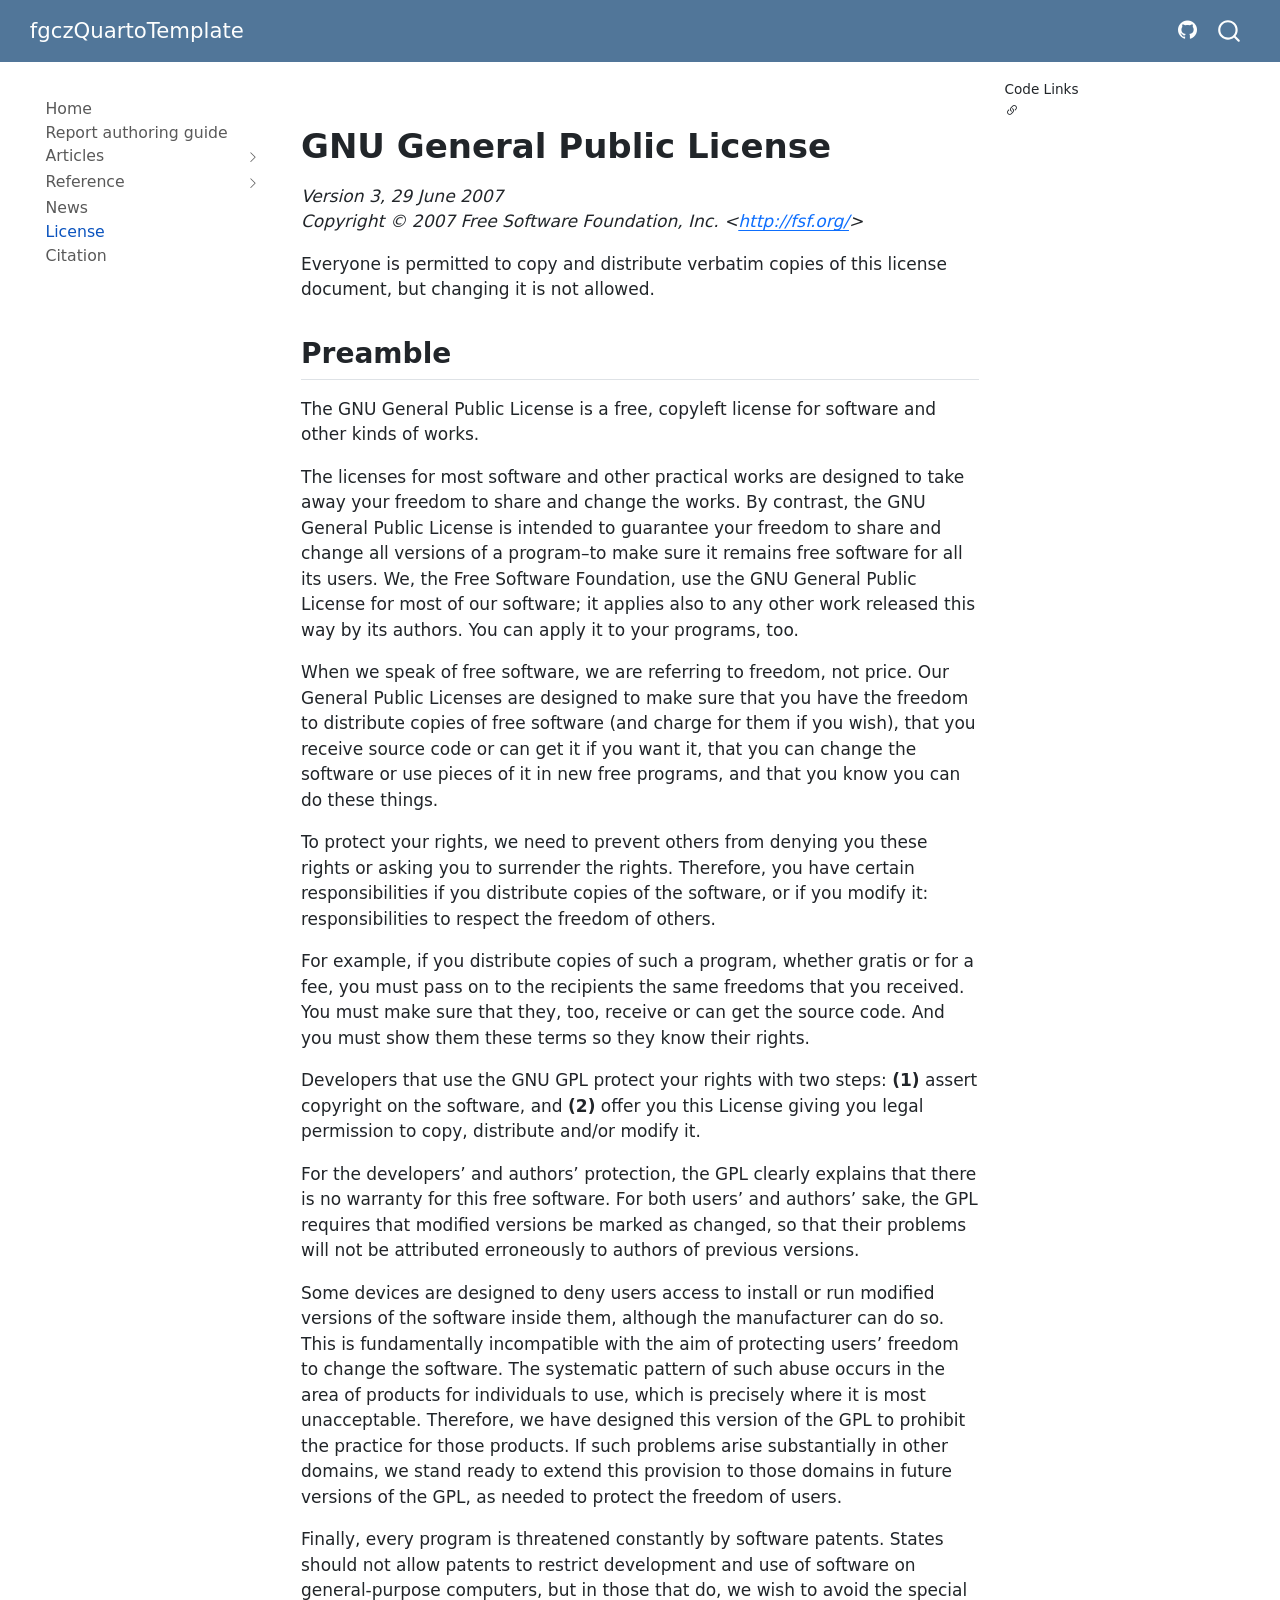
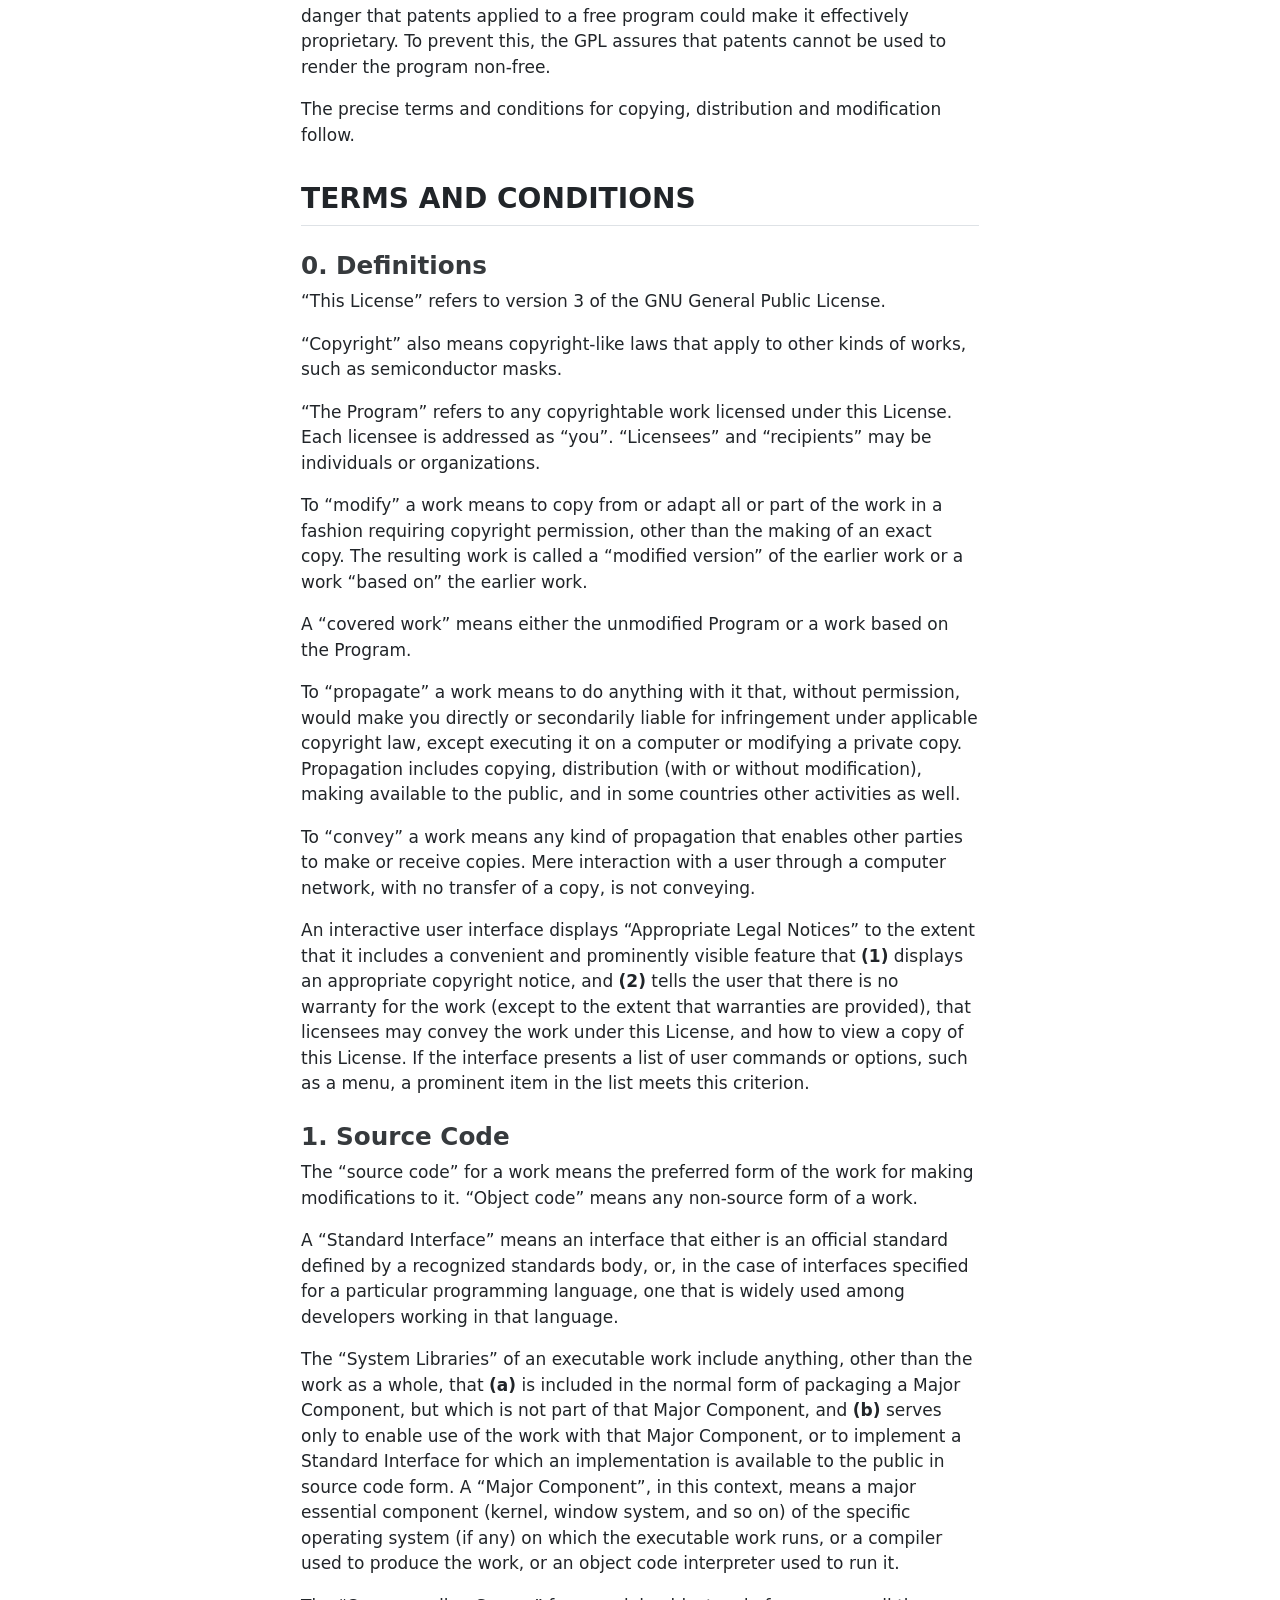
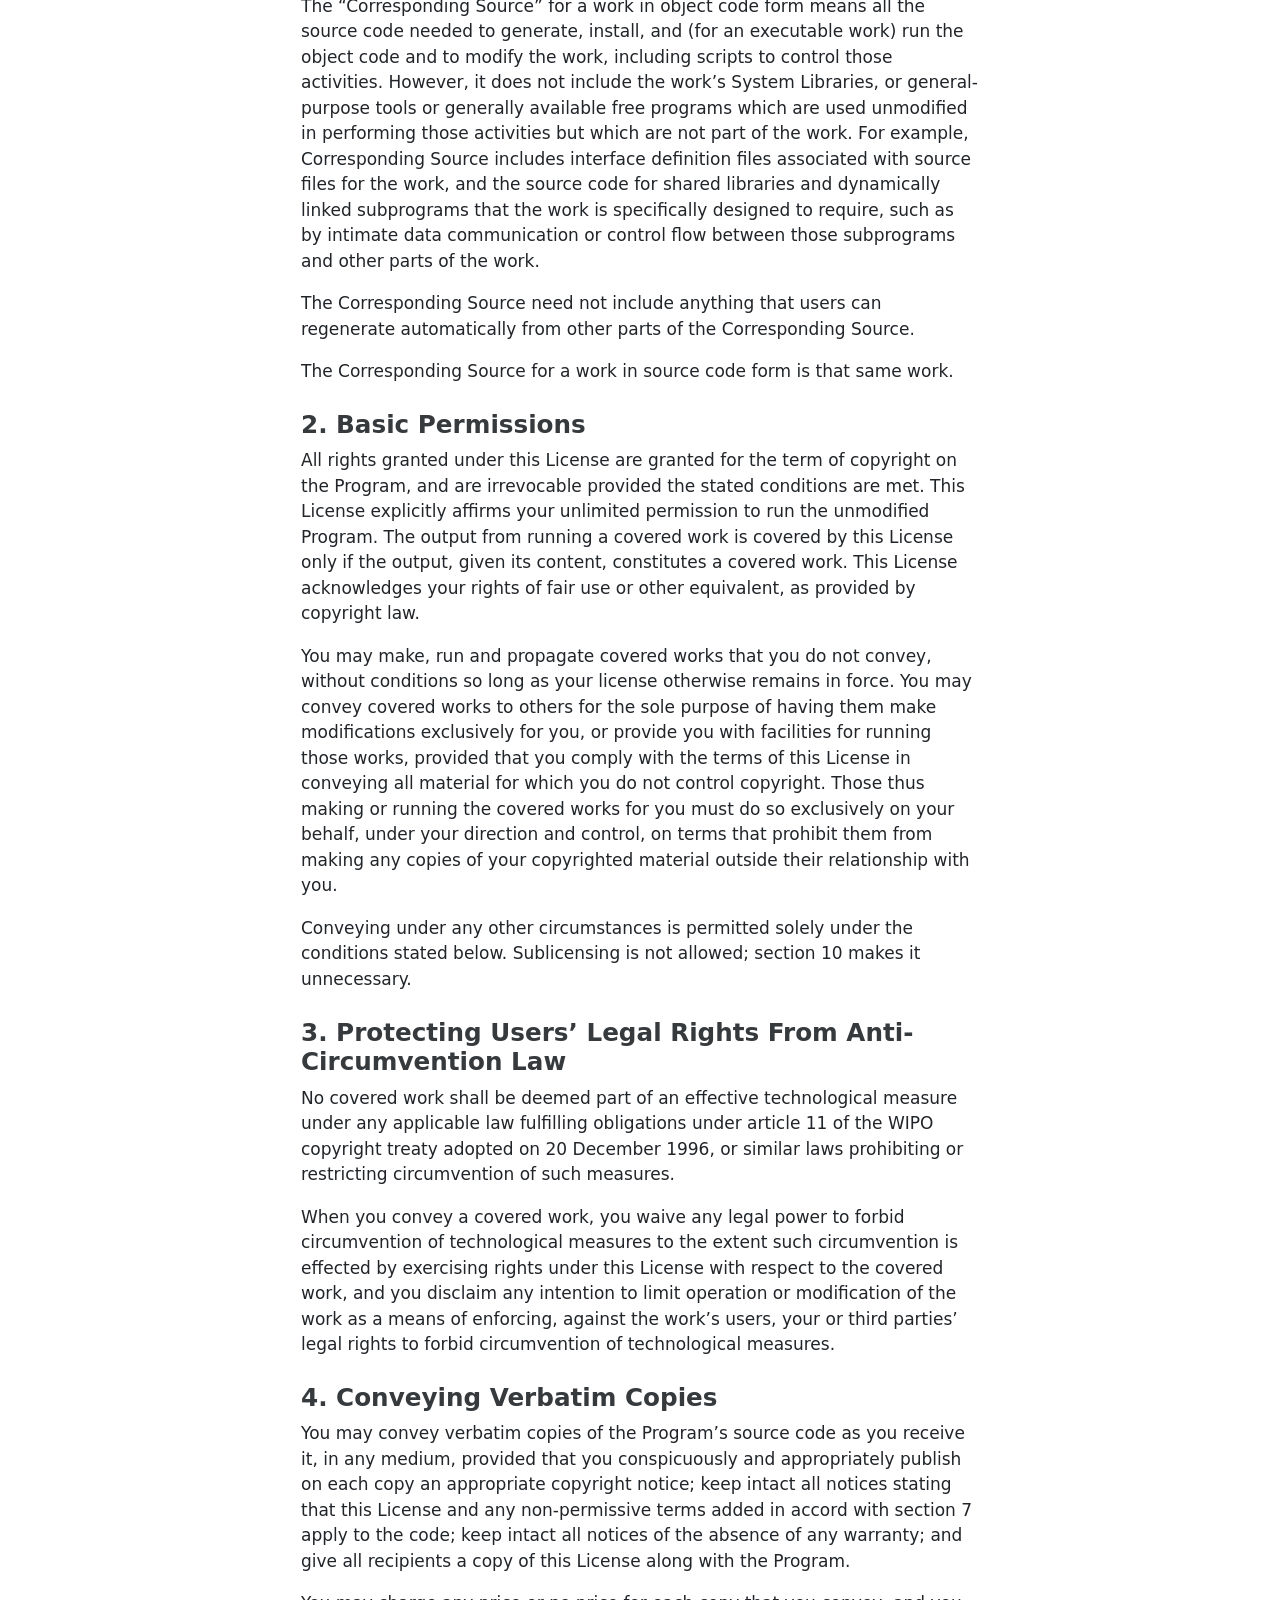
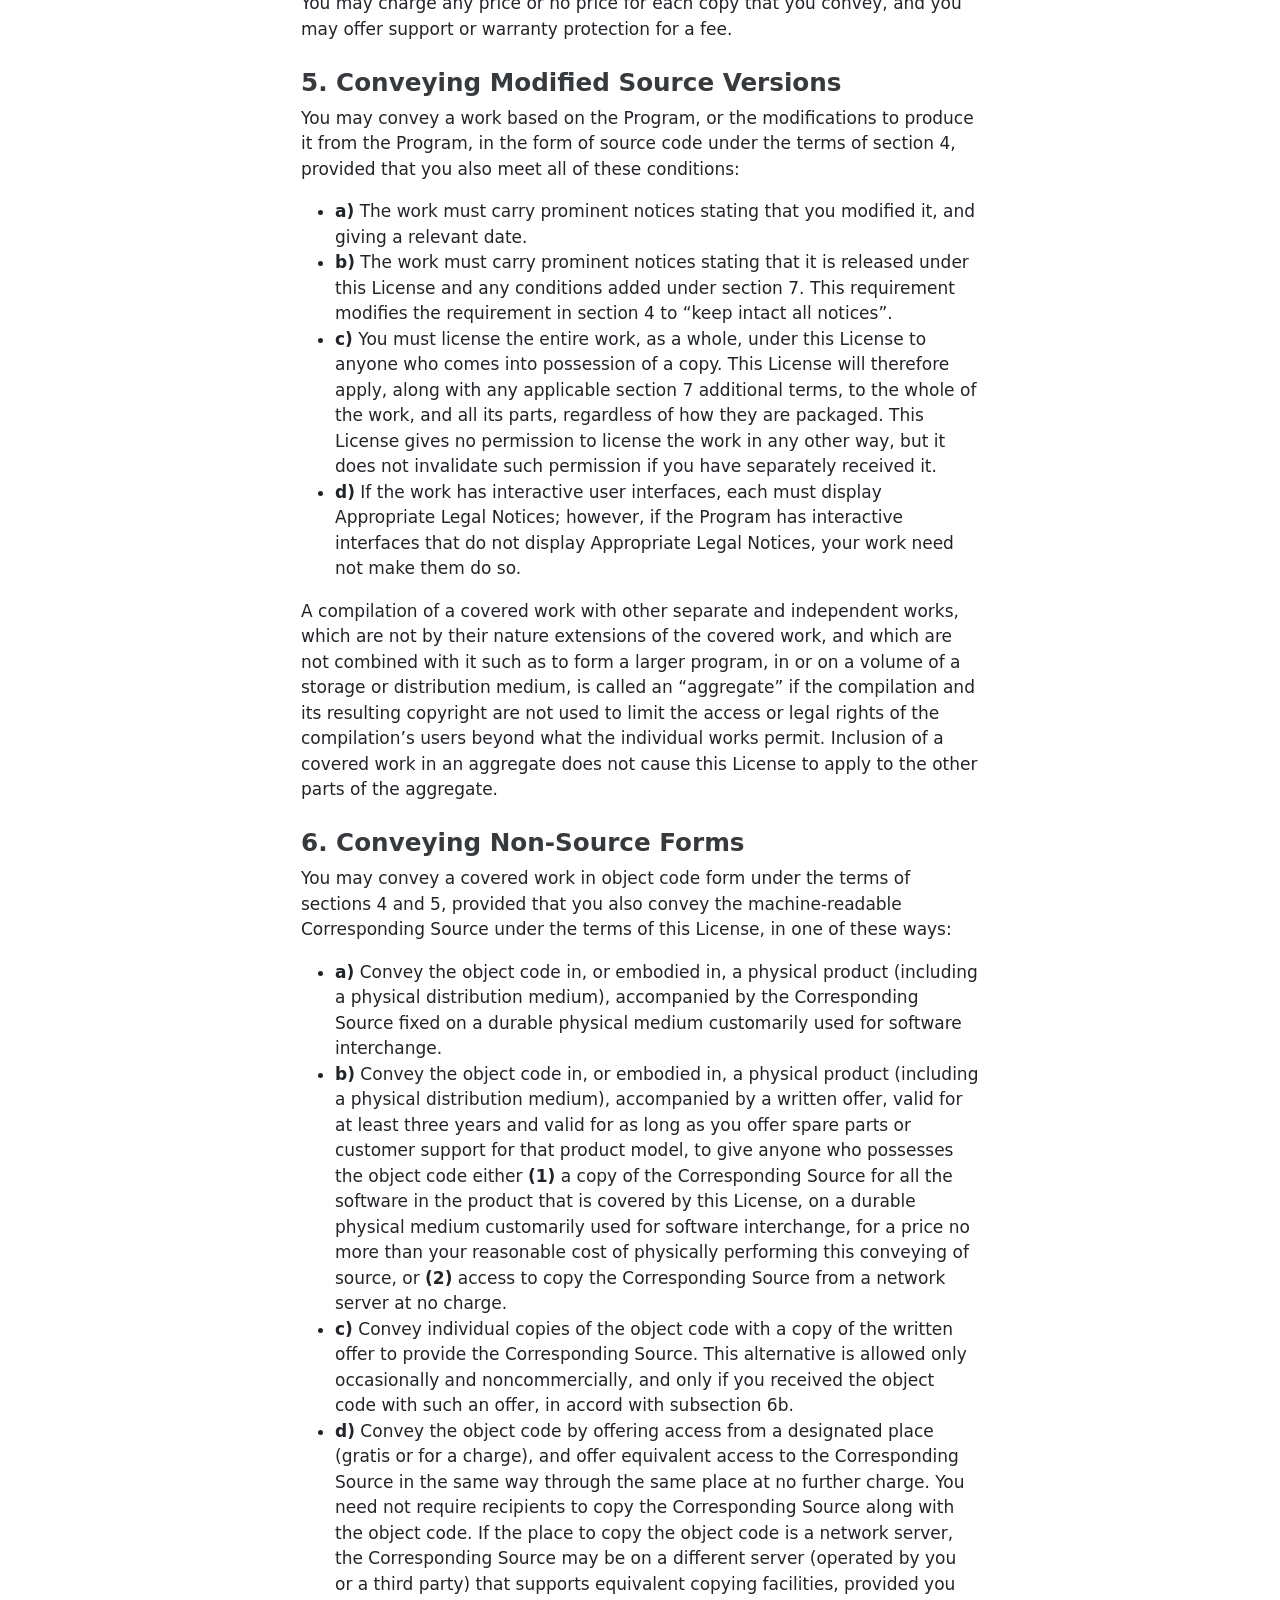
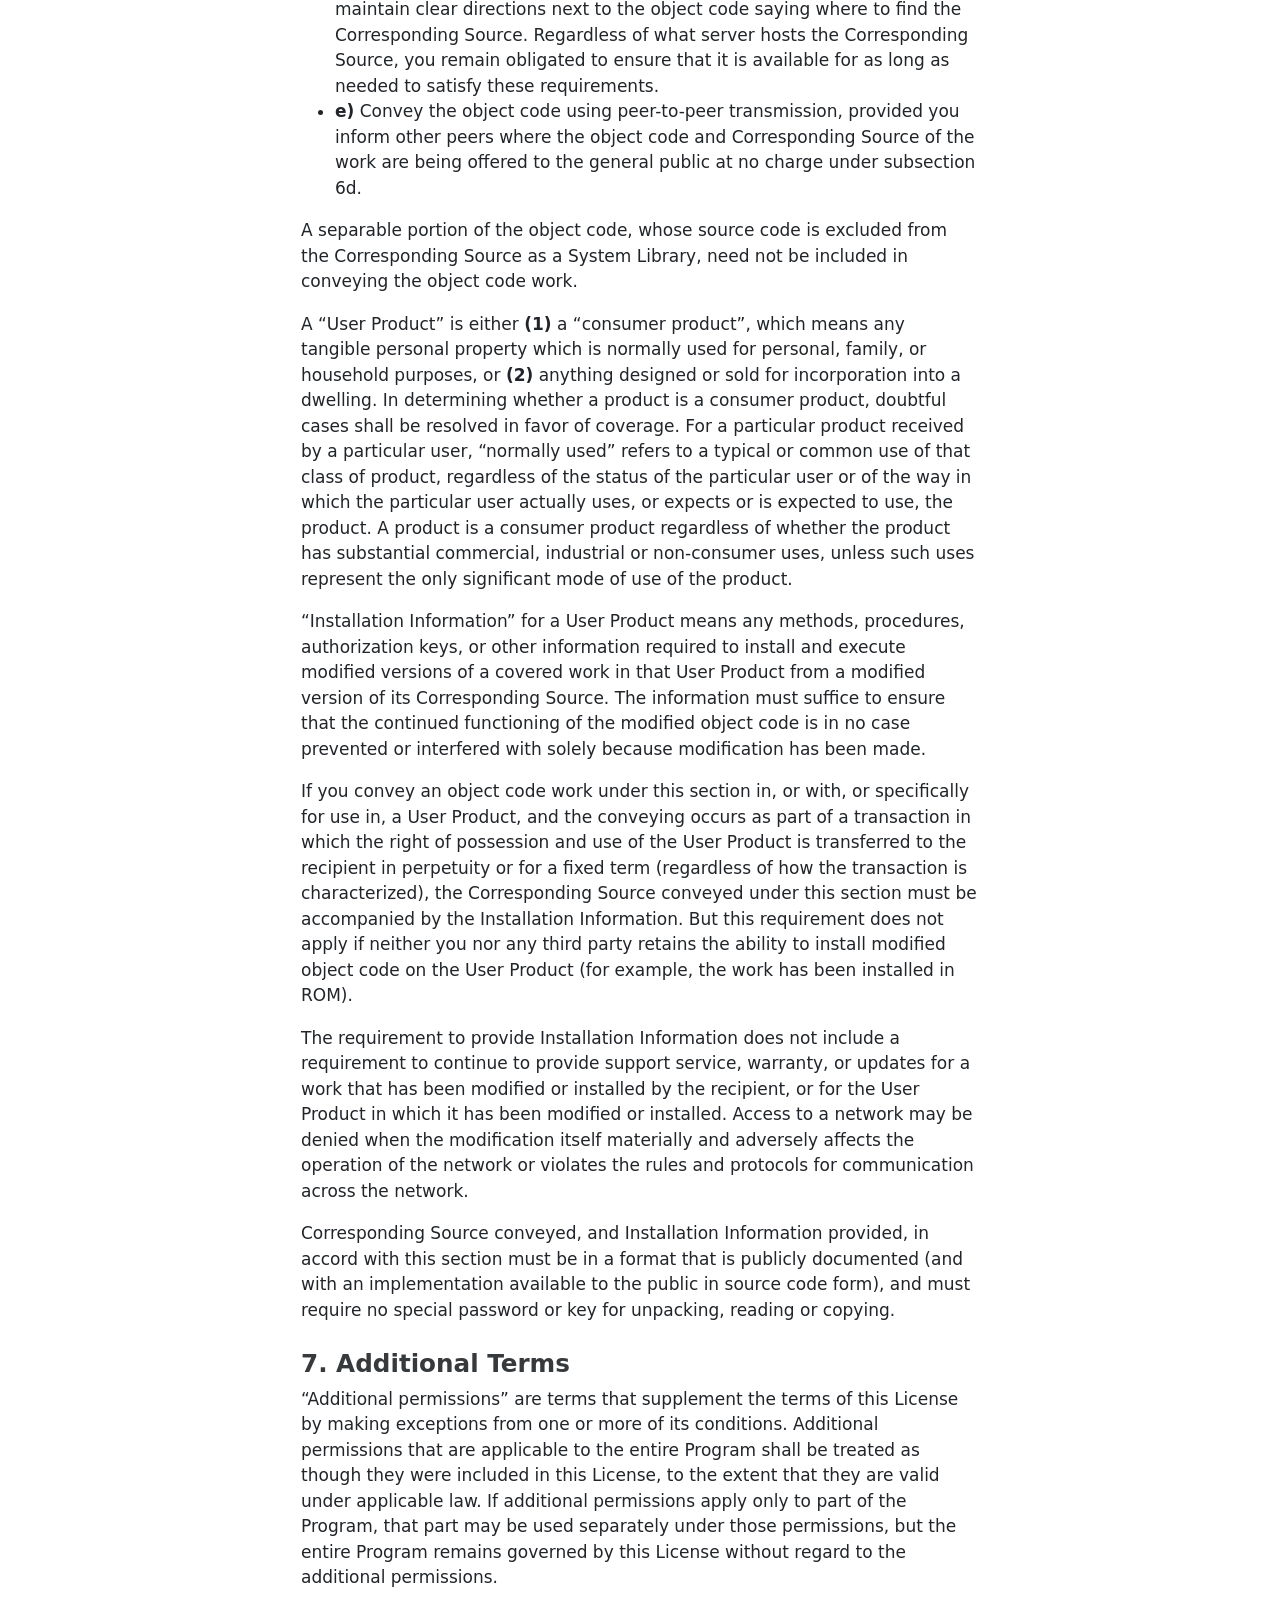
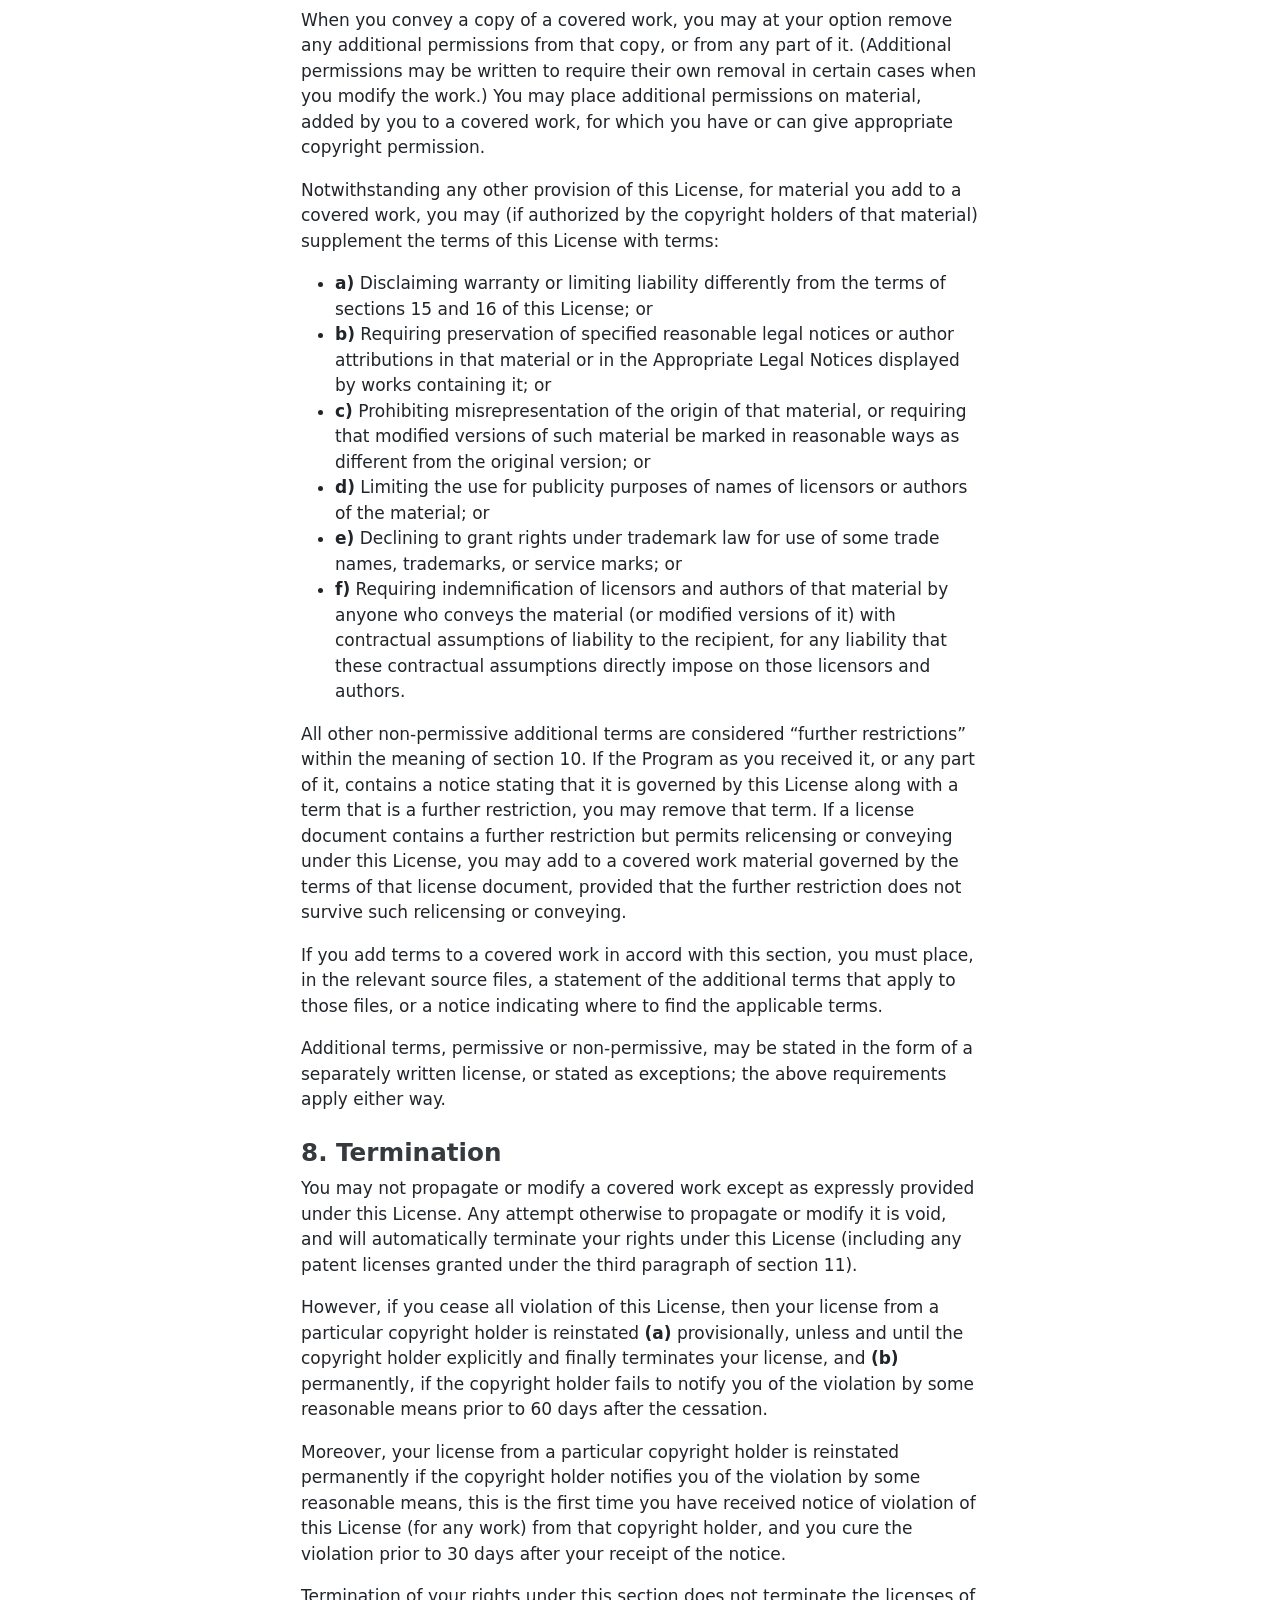
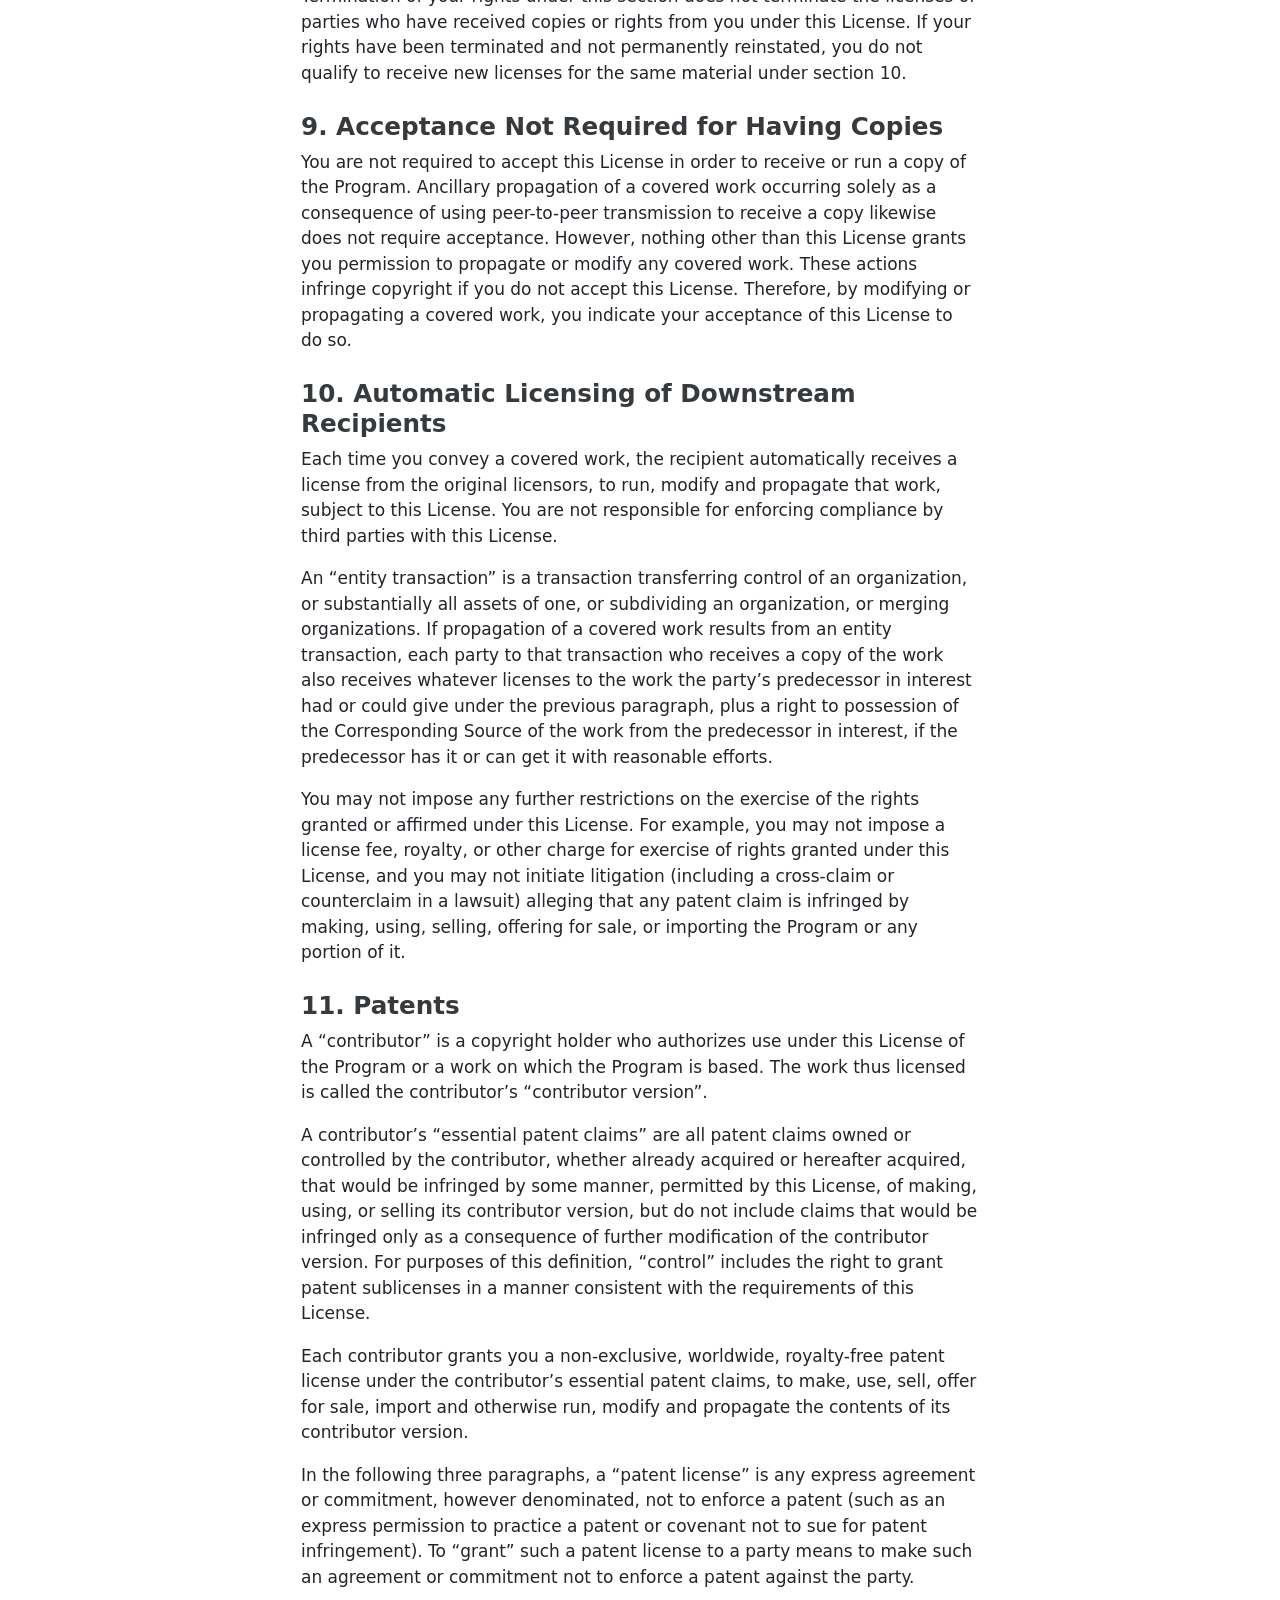
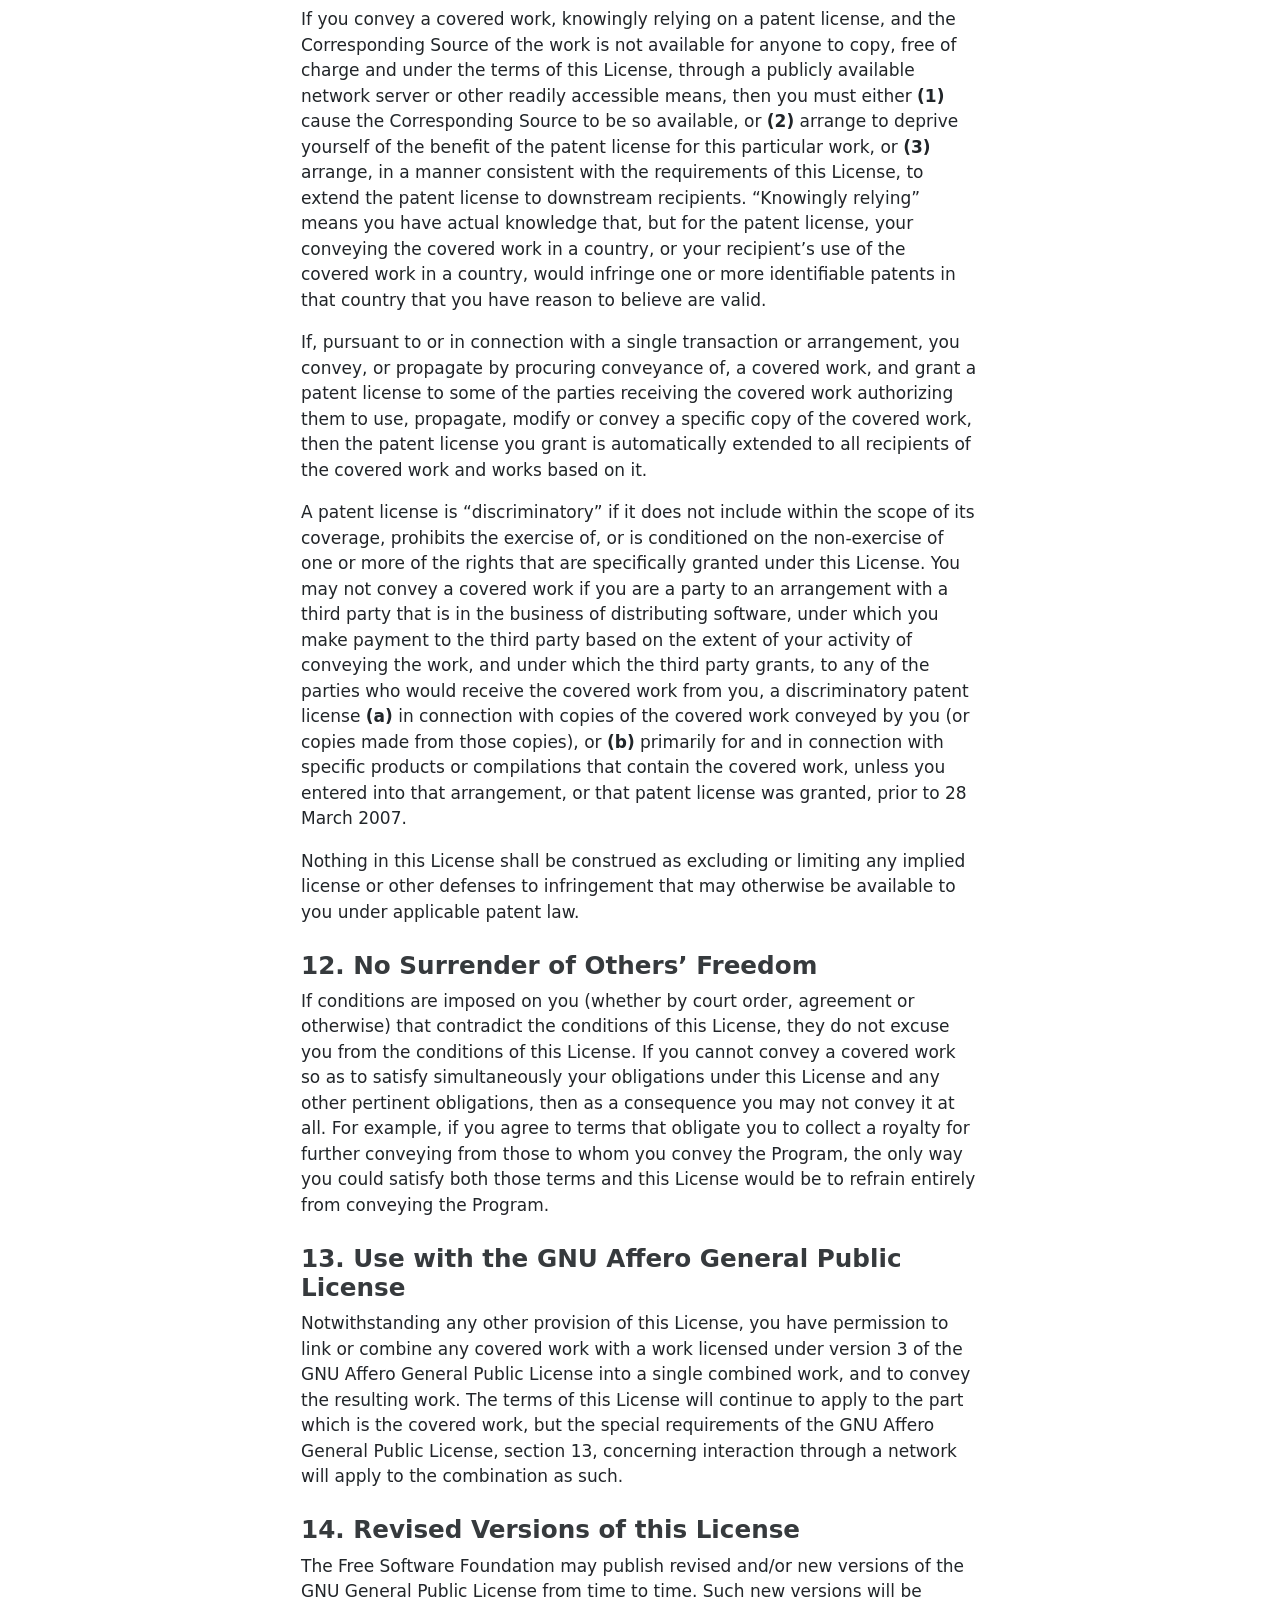
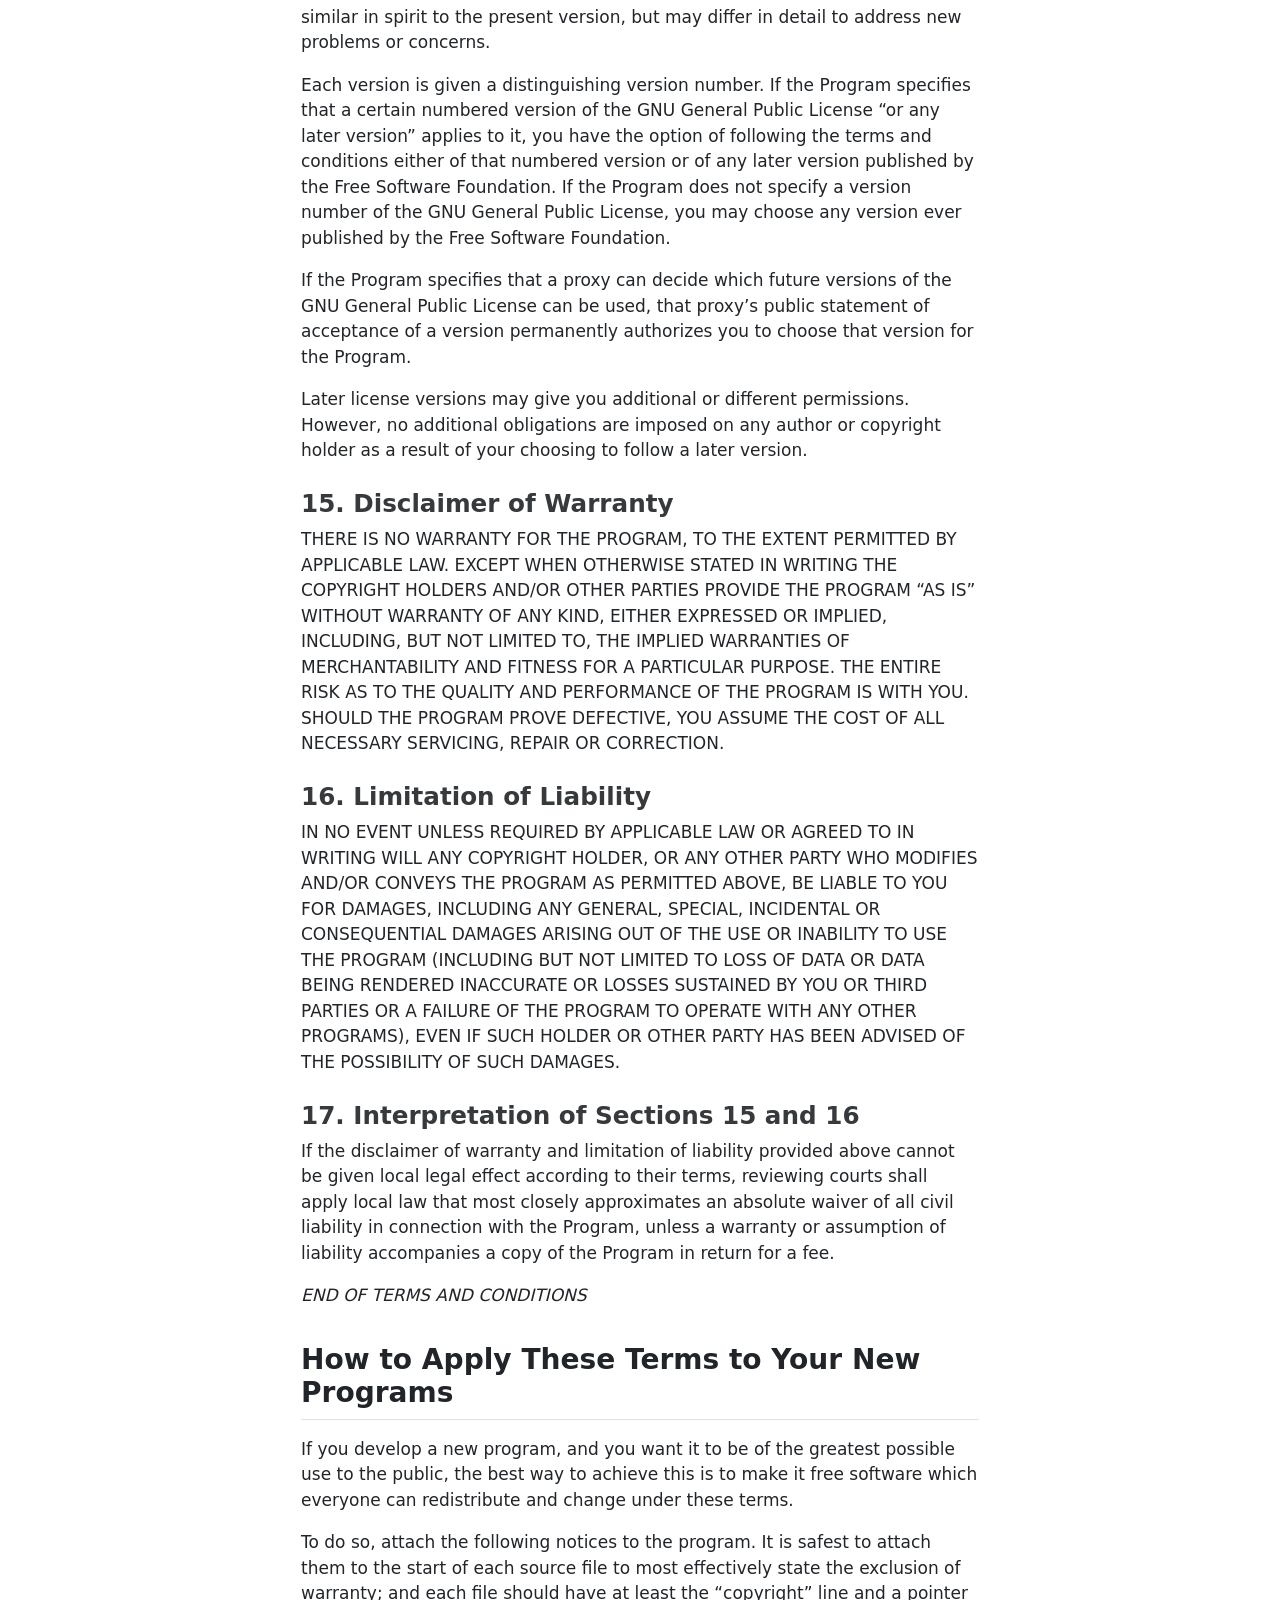
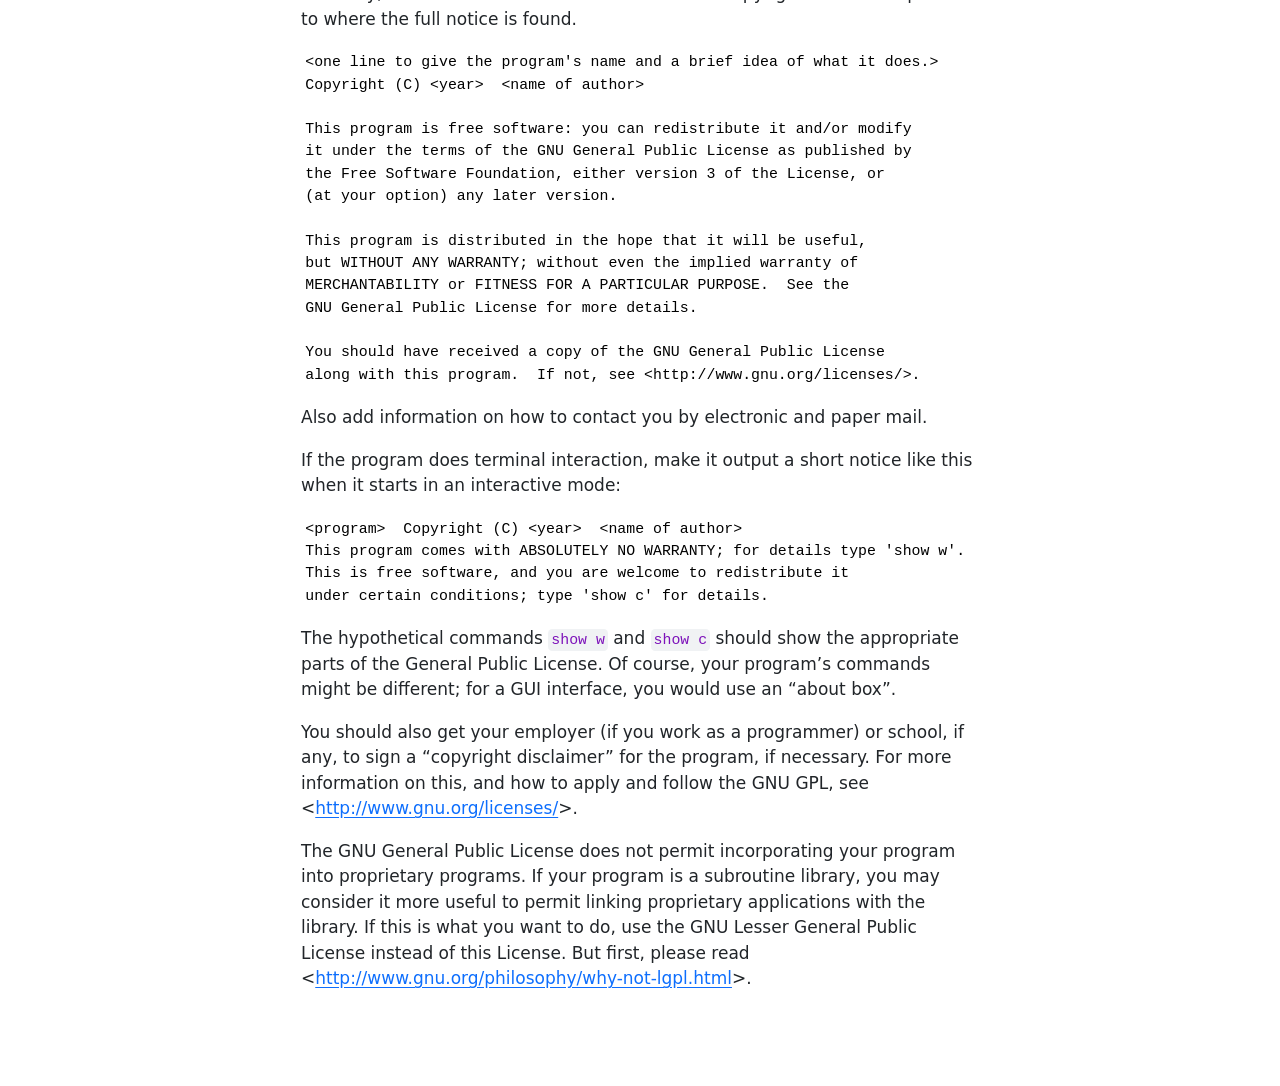
<file: LICENSE.html>
<!DOCTYPE html>
<html xmlns="http://www.w3.org/1999/xhtml" lang="en" xml:lang="en"><head>

<meta charset="utf-8">
<meta name="generator" content="quarto-1.11.9">

<meta name="viewport" content="width=device-width, initial-scale=1.0, user-scalable=yes">


<title>license – fgczQuartoTemplate</title>
<style>
/* Default styles provided by pandoc.
** See https://pandoc.org/MANUAL.html#variables-for-html for config info.
*/
span.smallcaps{font-variant: small-caps;}
div.columns{display: flex; gap: 1.5em;}
div.column{flex: auto;}
@media screen {
div.columns{gap: min(4vw, 1.5em);}
div.column{overflow-x: auto;}
}
div.hanging-indent{margin-left: 1.5em; text-indent: -1.5em;}
ul.task-list{list-style: none;}
ul.task-list li input[type="checkbox"] {
  width: 0.8em;
  margin: 0 0.8em 0.2em -1em; /* quarto-specific, see https://github.com/quarto-dev/quarto-cli/issues/4556 */ 
  vertical-align: middle;
}
</style>


<script src="site_libs/quarto-nav/quarto-nav.js"></script>
<script src="site_libs/quarto-nav/headroom.min.js"></script>
<script src="site_libs/clipboard/clipboard.min.js"></script>
<script src="site_libs/quarto-search/autocomplete.umd.js"></script>
<script src="site_libs/quarto-search/fuse.min.js"></script>
<script src="site_libs/quarto-search/quarto-search.js"></script>
<meta name="quarto:offset" content="./">
<script src="site_libs/quarto-html/quarto.js" type="module"></script>
<script src="site_libs/quarto-html/tabsets/tabsets.js" type="module"></script>
<script src="site_libs/quarto-html/scrollable-regions/scrollable-regions.js" type="module"></script>
<script src="site_libs/quarto-html/popper.min.js"></script>
<script src="site_libs/quarto-html/tippy.umd.min.js"></script>
<script src="site_libs/quarto-html/anchor.min.js"></script>
<link href="site_libs/quarto-html/tippy.css" rel="stylesheet">
<link href="site_libs/quarto-html/quarto-syntax-highlighting-63b5708e65d6cd79cd7618c58d0c21e7.css" rel="stylesheet" id="quarto-text-highlighting-styles">
<script src="site_libs/bootstrap/bootstrap.min.js"></script>
<link href="site_libs/bootstrap/bootstrap-icons.css" rel="stylesheet">
<link href="site_libs/bootstrap/bootstrap-b54df9fb5010a34dec8c6a1865e1addd.min.css" rel="stylesheet" append-hash="true" id="quarto-bootstrap" data-mode="light">
<script id="quarto-search-options" type="application/json">{
  "location": "navbar",
  "copy-button": false,
  "collapse-after": 3,
  "panel-placement": "end",
  "type": "overlay",
  "limit": 50,
  "keyboard-shortcut": [
    "f",
    "/",
    "s"
  ],
  "show-item-context": false,
  "language": {
    "search-no-results-text": "No results",
    "search-matching-documents-text": "matching documents",
    "search-copy-link-title": "Copy link to search",
    "search-hide-matches-text": "Hide additional matches",
    "search-more-match-text": "more match in this document",
    "search-more-matches-text": "more matches in this document",
    "search-clear-button-title": "Clear",
    "search-text-placeholder": "",
    "search-detached-cancel-button-title": "Cancel",
    "search-submit-button-title": "Submit",
    "search-label": "Search"
  }
}</script>


</head>

<body class="nav-sidebar floating nav-fixed quarto-light"><a id="quarto-skip-link" class="visually-hidden-focusable" href="#quarto-document-content">Skip to main content</a>

<div id="quarto-search-results"></div>
  <header id="quarto-header" class="headroom fixed-top">
    <nav class="navbar navbar-expand-lg " data-bs-theme="dark" aria-label="Site">
      <div class="navbar-container container-fluid">
      <div class="navbar-brand-container mx-auto">
    <a class="navbar-brand" href="./index.html">
    <span class="navbar-title">fgczQuartoTemplate</span>
    </a>
  </div>
          <button class="navbar-toggler" type="button" data-bs-toggle="collapse" data-bs-target="#navbarCollapse" aria-controls="navbarCollapse" aria-expanded="false" aria-label="Toggle navigation" onclick="if (window.quartoToggleHeadroom) { window.quartoToggleHeadroom(); }">
  <span class="navbar-toggler-icon"></span>
</button>
          <div class="collapse navbar-collapse" id="navbarCollapse">
            <ul class="navbar-nav navbar-nav-scroll ms-auto">
  <li class="nav-item compact">
    <a class="nav-link" href="https://github.com/fgcz/fgczQuartoTemplate"> <i class="bi bi-github" role="img" aria-label="fgczQuartoTemplate GitHub">
</i> 
<span class="menu-text"></span></a>
  </li>  
</ul>
          </div> <!-- /navcollapse -->
            <div class="quarto-navbar-tools">
</div>
            <div id="quarto-search" class="" title="Search"></div>
      </div> <!-- /container-fluid -->
    </nav>
  <nav class="quarto-secondary-nav" aria-label="Toolbar">
    <div class="container-fluid d-flex">
      <button type="button" class="quarto-btn-toggle btn" data-bs-toggle="collapse" role="button" data-bs-target=".quarto-sidebar-collapse-item" aria-controls="quarto-sidebar" aria-expanded="false" aria-label="Toggle sidebar navigation" onclick="if (window.quartoToggleHeadroom) { window.quartoToggleHeadroom(); }">
        <i class="bi bi-layout-text-sidebar-reverse"></i>
      </button>
        <nav class="quarto-page-breadcrumbs" aria-label="Breadcrumbs"><ol class="breadcrumb"><li class="breadcrumb-item"><a href="./LICENSE.html">License</a></li></ol></nav>
        <a class="flex-grow-1" data-bs-toggle="collapse" data-bs-target=".quarto-sidebar-collapse-item" onclick="if (window.quartoToggleHeadroom) { window.quartoToggleHeadroom(); }">      
        </a>
    </div>
  </nav>
</header>
<!-- content -->
<div id="quarto-content" class="quarto-container page-columns page-rows-contents page-layout-article page-navbar">
<!-- sidebar -->
  <nav id="quarto-sidebar" class="sidebar collapse collapse-horizontal quarto-sidebar-collapse-item sidebar-navigation floating overflow-auto" aria-label="Section">
    <div class="sidebar-menu-container"> 
    <ul class="list-unstyled mt-1">
        <li class="sidebar-item">
  <div class="sidebar-item-container"> 
  <a href="./index.html" class="sidebar-item-text sidebar-link">
 <span class="menu-text">Home</span></a>
  </div>
</li>
        <li class="sidebar-item">
  <div class="sidebar-item-container"> 
  <a href="./fgcz-quarto-reports.html" class="sidebar-item-text sidebar-link">
 <span class="menu-text">Report authoring guide</span></a>
  </div>
</li>
        <li class="sidebar-item sidebar-item-section">
      <div class="sidebar-item-container"> 
            <button type="button" class="sidebar-item-text sidebar-item-toggle sidebar-link text-start collapsed" data-bs-toggle="collapse" data-bs-target="#quarto-sidebar-section-1" aria-controls="quarto-sidebar-section-1" aria-expanded="false">
 <span class="menu-text" id="quarto-sidebar-section-1-label">Articles</span><i class="bi bi-chevron-right" aria-hidden="true"></i></button>
      </div>
      <ul id="quarto-sidebar-section-1" aria-labelledby="quarto-sidebar-section-1-label" class="collapse list-unstyled sidebar-section depth1 ">  
          <li class="sidebar-item">
  <div class="sidebar-item-container"> 
  <a href="./vignettes/example-report.html" class="sidebar-item-text sidebar-link">
 <span class="menu-text">FGCZ tabset layout example</span></a>
  </div>
</li>
          <li class="sidebar-item">
  <div class="sidebar-item-container"> 
  <a href="./vignettes/fgczQuartoTemplate.html" class="sidebar-item-text sidebar-link">
 <span class="menu-text">Using the FGCZ Quarto report templates</span></a>
  </div>
</li>
      </ul>
  </li>
        <li class="sidebar-item sidebar-item-section">
      <div class="sidebar-item-container"> 
            <button type="button" class="sidebar-item-text sidebar-item-toggle sidebar-link text-start collapsed" data-bs-toggle="collapse" data-bs-target="#quarto-sidebar-section-2" aria-controls="quarto-sidebar-section-2" aria-expanded="false">
 <span class="menu-text" id="quarto-sidebar-section-2-label">Reference</span><i class="bi bi-chevron-right" aria-hidden="true"></i></button>
      </div>
      <ul id="quarto-sidebar-section-2" aria-labelledby="quarto-sidebar-section-2-label" class="collapse list-unstyled sidebar-section depth1 ">  
          <li class="sidebar-item">
  <div class="sidebar-item-container"> 
  <a href="./man/fgcz_copy_assets.html" class="sidebar-item-text sidebar-link">
 <span class="menu-text">fgcz_copy_assets</span></a>
  </div>
</li>
          <li class="sidebar-item">
  <div class="sidebar-item-container"> 
  <a href="./man/fgcz_qmd_source_link.html" class="sidebar-item-text sidebar-link">
 <span class="menu-text">fgcz_qmd_source_link</span></a>
  </div>
</li>
          <li class="sidebar-item">
  <div class="sidebar-item-container"> 
  <a href="./man/fgcz_quarto_dir.html" class="sidebar-item-text sidebar-link">
 <span class="menu-text">fgcz_quarto_dir</span></a>
  </div>
</li>
          <li class="sidebar-item">
  <div class="sidebar-item-container"> 
  <a href="./man/fgcz_render.html" class="sidebar-item-text sidebar-link">
 <span class="menu-text">fgcz_render</span></a>
  </div>
</li>
          <li class="sidebar-item">
  <div class="sidebar-item-container"> 
  <a href="./man/fgcz_use_template.html" class="sidebar-item-text sidebar-link">
 <span class="menu-text">fgcz_use_template</span></a>
  </div>
</li>
          <li class="sidebar-item">
  <div class="sidebar-item-container"> 
  <a href="./man/fgczQuartoTemplate-assets.html" class="sidebar-item-text sidebar-link">
 <span class="menu-text">fgczQuartoTemplate-assets</span></a>
  </div>
</li>
      </ul>
  </li>
        <li class="sidebar-item">
  <div class="sidebar-item-container"> 
  <a href="./NEWS.html" class="sidebar-item-text sidebar-link">
 <span class="menu-text">News</span></a>
  </div>
</li>
        <li class="sidebar-item">
  <div class="sidebar-item-container"> 
  <a href="./LICENSE.html" class="sidebar-item-text sidebar-link active">
 <span class="menu-text">License</span></a>
  </div>
</li>
        <li class="sidebar-item">
  <div class="sidebar-item-container"> 
  <a href="./CITATION.html" class="sidebar-item-text sidebar-link">
 <span class="menu-text">Citation</span></a>
  </div>
</li>
    </ul>
    </div>
</nav>
<div id="quarto-sidebar-glass" class="quarto-sidebar-collapse-item" data-bs-toggle="collapse" data-bs-target=".quarto-sidebar-collapse-item"></div>
<!-- margin-sidebar -->
    <div id="quarto-margin-sidebar" class="sidebar margin-sidebar">
        
    <div class="quarto-code-links"><h2>Code Links</h2><ul><li><a href="undefined"><i class="bi bi-link-45deg"></i></a></li></ul></div></div>
<!-- main -->
<main class="content" id="quarto-document-content" tabindex="-1"><header id="title-block-header" class="quarto-title-block"></header>




<section id="gnu-general-public-license" class="level1">
<h1>GNU General Public License</h1>
<p><em>Version 3, 29 June 2007</em><br>
<em>Copyright © 2007 Free Software Foundation, Inc.&nbsp;&lt;<a href="http://fsf.org/" class="uri">http://fsf.org/</a>&gt;</em></p>
<p>Everyone is permitted to copy and distribute verbatim copies of this license document, but changing it is not allowed.</p>
<section id="preamble" class="level2">
<h2 class="anchored" data-anchor-id="preamble">Preamble</h2>
<p>The GNU General Public License is a free, copyleft license for software and other kinds of works.</p>
<p>The licenses for most software and other practical works are designed to take away your freedom to share and change the works. By contrast, the GNU General Public License is intended to guarantee your freedom to share and change all versions of a program–to make sure it remains free software for all its users. We, the Free Software Foundation, use the GNU General Public License for most of our software; it applies also to any other work released this way by its authors. You can apply it to your programs, too.</p>
<p>When we speak of free software, we are referring to freedom, not price. Our General Public Licenses are designed to make sure that you have the freedom to distribute copies of free software (and charge for them if you wish), that you receive source code or can get it if you want it, that you can change the software or use pieces of it in new free programs, and that you know you can do these things.</p>
<p>To protect your rights, we need to prevent others from denying you these rights or asking you to surrender the rights. Therefore, you have certain responsibilities if you distribute copies of the software, or if you modify it: responsibilities to respect the freedom of others.</p>
<p>For example, if you distribute copies of such a program, whether gratis or for a fee, you must pass on to the recipients the same freedoms that you received. You must make sure that they, too, receive or can get the source code. And you must show them these terms so they know their rights.</p>
<p>Developers that use the GNU GPL protect your rights with two steps: <strong>(1)</strong> assert copyright on the software, and <strong>(2)</strong> offer you this License giving you legal permission to copy, distribute and/or modify it.</p>
<p>For the developers’ and authors’ protection, the GPL clearly explains that there is no warranty for this free software. For both users’ and authors’ sake, the GPL requires that modified versions be marked as changed, so that their problems will not be attributed erroneously to authors of previous versions.</p>
<p>Some devices are designed to deny users access to install or run modified versions of the software inside them, although the manufacturer can do so. This is fundamentally incompatible with the aim of protecting users’ freedom to change the software. The systematic pattern of such abuse occurs in the area of products for individuals to use, which is precisely where it is most unacceptable. Therefore, we have designed this version of the GPL to prohibit the practice for those products. If such problems arise substantially in other domains, we stand ready to extend this provision to those domains in future versions of the GPL, as needed to protect the freedom of users.</p>
<p>Finally, every program is threatened constantly by software patents. States should not allow patents to restrict development and use of software on general-purpose computers, but in those that do, we wish to avoid the special danger that patents applied to a free program could make it effectively proprietary. To prevent this, the GPL assures that patents cannot be used to render the program non-free.</p>
<p>The precise terms and conditions for copying, distribution and modification follow.</p>
</section>
<section id="terms-and-conditions" class="level2">
<h2 class="anchored" data-anchor-id="terms-and-conditions">TERMS AND CONDITIONS</h2>
<section id="definitions" class="level3">
<h3 class="anchored" data-anchor-id="definitions">0. Definitions</h3>
<p>“This License” refers to version 3 of the GNU General Public License.</p>
<p>“Copyright” also means copyright-like laws that apply to other kinds of works, such as semiconductor masks.</p>
<p>“The Program” refers to any copyrightable work licensed under this License. Each licensee is addressed as “you”. “Licensees” and “recipients” may be individuals or organizations.</p>
<p>To “modify” a work means to copy from or adapt all or part of the work in a fashion requiring copyright permission, other than the making of an exact copy. The resulting work is called a “modified version” of the earlier work or a work “based on” the earlier work.</p>
<p>A “covered work” means either the unmodified Program or a work based on the Program.</p>
<p>To “propagate” a work means to do anything with it that, without permission, would make you directly or secondarily liable for infringement under applicable copyright law, except executing it on a computer or modifying a private copy. Propagation includes copying, distribution (with or without modification), making available to the public, and in some countries other activities as well.</p>
<p>To “convey” a work means any kind of propagation that enables other parties to make or receive copies. Mere interaction with a user through a computer network, with no transfer of a copy, is not conveying.</p>
<p>An interactive user interface displays “Appropriate Legal Notices” to the extent that it includes a convenient and prominently visible feature that <strong>(1)</strong> displays an appropriate copyright notice, and <strong>(2)</strong> tells the user that there is no warranty for the work (except to the extent that warranties are provided), that licensees may convey the work under this License, and how to view a copy of this License. If the interface presents a list of user commands or options, such as a menu, a prominent item in the list meets this criterion.</p>
</section>
<section id="source-code" class="level3">
<h3 class="anchored" data-anchor-id="source-code">1. Source Code</h3>
<p>The “source code” for a work means the preferred form of the work for making modifications to it. “Object code” means any non-source form of a work.</p>
<p>A “Standard Interface” means an interface that either is an official standard defined by a recognized standards body, or, in the case of interfaces specified for a particular programming language, one that is widely used among developers working in that language.</p>
<p>The “System Libraries” of an executable work include anything, other than the work as a whole, that <strong>(a)</strong> is included in the normal form of packaging a Major Component, but which is not part of that Major Component, and <strong>(b)</strong> serves only to enable use of the work with that Major Component, or to implement a Standard Interface for which an implementation is available to the public in source code form. A “Major Component”, in this context, means a major essential component (kernel, window system, and so on) of the specific operating system (if any) on which the executable work runs, or a compiler used to produce the work, or an object code interpreter used to run it.</p>
<p>The “Corresponding Source” for a work in object code form means all the source code needed to generate, install, and (for an executable work) run the object code and to modify the work, including scripts to control those activities. However, it does not include the work’s System Libraries, or general-purpose tools or generally available free programs which are used unmodified in performing those activities but which are not part of the work. For example, Corresponding Source includes interface definition files associated with source files for the work, and the source code for shared libraries and dynamically linked subprograms that the work is specifically designed to require, such as by intimate data communication or control flow between those subprograms and other parts of the work.</p>
<p>The Corresponding Source need not include anything that users can regenerate automatically from other parts of the Corresponding Source.</p>
<p>The Corresponding Source for a work in source code form is that same work.</p>
</section>
<section id="basic-permissions" class="level3">
<h3 class="anchored" data-anchor-id="basic-permissions">2. Basic Permissions</h3>
<p>All rights granted under this License are granted for the term of copyright on the Program, and are irrevocable provided the stated conditions are met. This License explicitly affirms your unlimited permission to run the unmodified Program. The output from running a covered work is covered by this License only if the output, given its content, constitutes a covered work. This License acknowledges your rights of fair use or other equivalent, as provided by copyright law.</p>
<p>You may make, run and propagate covered works that you do not convey, without conditions so long as your license otherwise remains in force. You may convey covered works to others for the sole purpose of having them make modifications exclusively for you, or provide you with facilities for running those works, provided that you comply with the terms of this License in conveying all material for which you do not control copyright. Those thus making or running the covered works for you must do so exclusively on your behalf, under your direction and control, on terms that prohibit them from making any copies of your copyrighted material outside their relationship with you.</p>
<p>Conveying under any other circumstances is permitted solely under the conditions stated below. Sublicensing is not allowed; section 10 makes it unnecessary.</p>
</section>
<section id="protecting-users-legal-rights-from-anti-circumvention-law" class="level3">
<h3 class="anchored" data-anchor-id="protecting-users-legal-rights-from-anti-circumvention-law">3. Protecting Users’ Legal Rights From Anti-Circumvention Law</h3>
<p>No covered work shall be deemed part of an effective technological measure under any applicable law fulfilling obligations under article 11 of the WIPO copyright treaty adopted on 20 December 1996, or similar laws prohibiting or restricting circumvention of such measures.</p>
<p>When you convey a covered work, you waive any legal power to forbid circumvention of technological measures to the extent such circumvention is effected by exercising rights under this License with respect to the covered work, and you disclaim any intention to limit operation or modification of the work as a means of enforcing, against the work’s users, your or third parties’ legal rights to forbid circumvention of technological measures.</p>
</section>
<section id="conveying-verbatim-copies" class="level3">
<h3 class="anchored" data-anchor-id="conveying-verbatim-copies">4. Conveying Verbatim Copies</h3>
<p>You may convey verbatim copies of the Program’s source code as you receive it, in any medium, provided that you conspicuously and appropriately publish on each copy an appropriate copyright notice; keep intact all notices stating that this License and any non-permissive terms added in accord with section 7 apply to the code; keep intact all notices of the absence of any warranty; and give all recipients a copy of this License along with the Program.</p>
<p>You may charge any price or no price for each copy that you convey, and you may offer support or warranty protection for a fee.</p>
</section>
<section id="conveying-modified-source-versions" class="level3">
<h3 class="anchored" data-anchor-id="conveying-modified-source-versions">5. Conveying Modified Source Versions</h3>
<p>You may convey a work based on the Program, or the modifications to produce it from the Program, in the form of source code under the terms of section 4, provided that you also meet all of these conditions:</p>
<ul>
<li><strong>a)</strong> The work must carry prominent notices stating that you modified it, and giving a relevant date.</li>
<li><strong>b)</strong> The work must carry prominent notices stating that it is released under this License and any conditions added under section 7. This requirement modifies the requirement in section 4 to “keep intact all notices”.</li>
<li><strong>c)</strong> You must license the entire work, as a whole, under this License to anyone who comes into possession of a copy. This License will therefore apply, along with any applicable section 7 additional terms, to the whole of the work, and all its parts, regardless of how they are packaged. This License gives no permission to license the work in any other way, but it does not invalidate such permission if you have separately received it.</li>
<li><strong>d)</strong> If the work has interactive user interfaces, each must display Appropriate Legal Notices; however, if the Program has interactive interfaces that do not display Appropriate Legal Notices, your work need not make them do so.</li>
</ul>
<p>A compilation of a covered work with other separate and independent works, which are not by their nature extensions of the covered work, and which are not combined with it such as to form a larger program, in or on a volume of a storage or distribution medium, is called an “aggregate” if the compilation and its resulting copyright are not used to limit the access or legal rights of the compilation’s users beyond what the individual works permit. Inclusion of a covered work in an aggregate does not cause this License to apply to the other parts of the aggregate.</p>
</section>
<section id="conveying-non-source-forms" class="level3">
<h3 class="anchored" data-anchor-id="conveying-non-source-forms">6. Conveying Non-Source Forms</h3>
<p>You may convey a covered work in object code form under the terms of sections 4 and 5, provided that you also convey the machine-readable Corresponding Source under the terms of this License, in one of these ways:</p>
<ul>
<li><strong>a)</strong> Convey the object code in, or embodied in, a physical product (including a physical distribution medium), accompanied by the Corresponding Source fixed on a durable physical medium customarily used for software interchange.</li>
<li><strong>b)</strong> Convey the object code in, or embodied in, a physical product (including a physical distribution medium), accompanied by a written offer, valid for at least three years and valid for as long as you offer spare parts or customer support for that product model, to give anyone who possesses the object code either <strong>(1)</strong> a copy of the Corresponding Source for all the software in the product that is covered by this License, on a durable physical medium customarily used for software interchange, for a price no more than your reasonable cost of physically performing this conveying of source, or <strong>(2)</strong> access to copy the Corresponding Source from a network server at no charge.</li>
<li><strong>c)</strong> Convey individual copies of the object code with a copy of the written offer to provide the Corresponding Source. This alternative is allowed only occasionally and noncommercially, and only if you received the object code with such an offer, in accord with subsection 6b.</li>
<li><strong>d)</strong> Convey the object code by offering access from a designated place (gratis or for a charge), and offer equivalent access to the Corresponding Source in the same way through the same place at no further charge. You need not require recipients to copy the Corresponding Source along with the object code. If the place to copy the object code is a network server, the Corresponding Source may be on a different server (operated by you or a third party) that supports equivalent copying facilities, provided you maintain clear directions next to the object code saying where to find the Corresponding Source. Regardless of what server hosts the Corresponding Source, you remain obligated to ensure that it is available for as long as needed to satisfy these requirements.</li>
<li><strong>e)</strong> Convey the object code using peer-to-peer transmission, provided you inform other peers where the object code and Corresponding Source of the work are being offered to the general public at no charge under subsection 6d.</li>
</ul>
<p>A separable portion of the object code, whose source code is excluded from the Corresponding Source as a System Library, need not be included in conveying the object code work.</p>
<p>A “User Product” is either <strong>(1)</strong> a “consumer product”, which means any tangible personal property which is normally used for personal, family, or household purposes, or <strong>(2)</strong> anything designed or sold for incorporation into a dwelling. In determining whether a product is a consumer product, doubtful cases shall be resolved in favor of coverage. For a particular product received by a particular user, “normally used” refers to a typical or common use of that class of product, regardless of the status of the particular user or of the way in which the particular user actually uses, or expects or is expected to use, the product. A product is a consumer product regardless of whether the product has substantial commercial, industrial or non-consumer uses, unless such uses represent the only significant mode of use of the product.</p>
<p>“Installation Information” for a User Product means any methods, procedures, authorization keys, or other information required to install and execute modified versions of a covered work in that User Product from a modified version of its Corresponding Source. The information must suffice to ensure that the continued functioning of the modified object code is in no case prevented or interfered with solely because modification has been made.</p>
<p>If you convey an object code work under this section in, or with, or specifically for use in, a User Product, and the conveying occurs as part of a transaction in which the right of possession and use of the User Product is transferred to the recipient in perpetuity or for a fixed term (regardless of how the transaction is characterized), the Corresponding Source conveyed under this section must be accompanied by the Installation Information. But this requirement does not apply if neither you nor any third party retains the ability to install modified object code on the User Product (for example, the work has been installed in ROM).</p>
<p>The requirement to provide Installation Information does not include a requirement to continue to provide support service, warranty, or updates for a work that has been modified or installed by the recipient, or for the User Product in which it has been modified or installed. Access to a network may be denied when the modification itself materially and adversely affects the operation of the network or violates the rules and protocols for communication across the network.</p>
<p>Corresponding Source conveyed, and Installation Information provided, in accord with this section must be in a format that is publicly documented (and with an implementation available to the public in source code form), and must require no special password or key for unpacking, reading or copying.</p>
</section>
<section id="additional-terms" class="level3">
<h3 class="anchored" data-anchor-id="additional-terms">7. Additional Terms</h3>
<p>“Additional permissions” are terms that supplement the terms of this License by making exceptions from one or more of its conditions. Additional permissions that are applicable to the entire Program shall be treated as though they were included in this License, to the extent that they are valid under applicable law. If additional permissions apply only to part of the Program, that part may be used separately under those permissions, but the entire Program remains governed by this License without regard to the additional permissions.</p>
<p>When you convey a copy of a covered work, you may at your option remove any additional permissions from that copy, or from any part of it. (Additional permissions may be written to require their own removal in certain cases when you modify the work.) You may place additional permissions on material, added by you to a covered work, for which you have or can give appropriate copyright permission.</p>
<p>Notwithstanding any other provision of this License, for material you add to a covered work, you may (if authorized by the copyright holders of that material) supplement the terms of this License with terms:</p>
<ul>
<li><strong>a)</strong> Disclaiming warranty or limiting liability differently from the terms of sections 15 and 16 of this License; or</li>
<li><strong>b)</strong> Requiring preservation of specified reasonable legal notices or author attributions in that material or in the Appropriate Legal Notices displayed by works containing it; or</li>
<li><strong>c)</strong> Prohibiting misrepresentation of the origin of that material, or requiring that modified versions of such material be marked in reasonable ways as different from the original version; or</li>
<li><strong>d)</strong> Limiting the use for publicity purposes of names of licensors or authors of the material; or</li>
<li><strong>e)</strong> Declining to grant rights under trademark law for use of some trade names, trademarks, or service marks; or</li>
<li><strong>f)</strong> Requiring indemnification of licensors and authors of that material by anyone who conveys the material (or modified versions of it) with contractual assumptions of liability to the recipient, for any liability that these contractual assumptions directly impose on those licensors and authors.</li>
</ul>
<p>All other non-permissive additional terms are considered “further restrictions” within the meaning of section 10. If the Program as you received it, or any part of it, contains a notice stating that it is governed by this License along with a term that is a further restriction, you may remove that term. If a license document contains a further restriction but permits relicensing or conveying under this License, you may add to a covered work material governed by the terms of that license document, provided that the further restriction does not survive such relicensing or conveying.</p>
<p>If you add terms to a covered work in accord with this section, you must place, in the relevant source files, a statement of the additional terms that apply to those files, or a notice indicating where to find the applicable terms.</p>
<p>Additional terms, permissive or non-permissive, may be stated in the form of a separately written license, or stated as exceptions; the above requirements apply either way.</p>
</section>
<section id="termination" class="level3">
<h3 class="anchored" data-anchor-id="termination">8. Termination</h3>
<p>You may not propagate or modify a covered work except as expressly provided under this License. Any attempt otherwise to propagate or modify it is void, and will automatically terminate your rights under this License (including any patent licenses granted under the third paragraph of section 11).</p>
<p>However, if you cease all violation of this License, then your license from a particular copyright holder is reinstated <strong>(a)</strong> provisionally, unless and until the copyright holder explicitly and finally terminates your license, and <strong>(b)</strong> permanently, if the copyright holder fails to notify you of the violation by some reasonable means prior to 60 days after the cessation.</p>
<p>Moreover, your license from a particular copyright holder is reinstated permanently if the copyright holder notifies you of the violation by some reasonable means, this is the first time you have received notice of violation of this License (for any work) from that copyright holder, and you cure the violation prior to 30 days after your receipt of the notice.</p>
<p>Termination of your rights under this section does not terminate the licenses of parties who have received copies or rights from you under this License. If your rights have been terminated and not permanently reinstated, you do not qualify to receive new licenses for the same material under section 10.</p>
</section>
<section id="acceptance-not-required-for-having-copies" class="level3">
<h3 class="anchored" data-anchor-id="acceptance-not-required-for-having-copies">9. Acceptance Not Required for Having Copies</h3>
<p>You are not required to accept this License in order to receive or run a copy of the Program. Ancillary propagation of a covered work occurring solely as a consequence of using peer-to-peer transmission to receive a copy likewise does not require acceptance. However, nothing other than this License grants you permission to propagate or modify any covered work. These actions infringe copyright if you do not accept this License. Therefore, by modifying or propagating a covered work, you indicate your acceptance of this License to do so.</p>
</section>
<section id="automatic-licensing-of-downstream-recipients" class="level3">
<h3 class="anchored" data-anchor-id="automatic-licensing-of-downstream-recipients">10. Automatic Licensing of Downstream Recipients</h3>
<p>Each time you convey a covered work, the recipient automatically receives a license from the original licensors, to run, modify and propagate that work, subject to this License. You are not responsible for enforcing compliance by third parties with this License.</p>
<p>An “entity transaction” is a transaction transferring control of an organization, or substantially all assets of one, or subdividing an organization, or merging organizations. If propagation of a covered work results from an entity transaction, each party to that transaction who receives a copy of the work also receives whatever licenses to the work the party’s predecessor in interest had or could give under the previous paragraph, plus a right to possession of the Corresponding Source of the work from the predecessor in interest, if the predecessor has it or can get it with reasonable efforts.</p>
<p>You may not impose any further restrictions on the exercise of the rights granted or affirmed under this License. For example, you may not impose a license fee, royalty, or other charge for exercise of rights granted under this License, and you may not initiate litigation (including a cross-claim or counterclaim in a lawsuit) alleging that any patent claim is infringed by making, using, selling, offering for sale, or importing the Program or any portion of it.</p>
</section>
<section id="patents" class="level3">
<h3 class="anchored" data-anchor-id="patents">11. Patents</h3>
<p>A “contributor” is a copyright holder who authorizes use under this License of the Program or a work on which the Program is based. The work thus licensed is called the contributor’s “contributor version”.</p>
<p>A contributor’s “essential patent claims” are all patent claims owned or controlled by the contributor, whether already acquired or hereafter acquired, that would be infringed by some manner, permitted by this License, of making, using, or selling its contributor version, but do not include claims that would be infringed only as a consequence of further modification of the contributor version. For purposes of this definition, “control” includes the right to grant patent sublicenses in a manner consistent with the requirements of this License.</p>
<p>Each contributor grants you a non-exclusive, worldwide, royalty-free patent license under the contributor’s essential patent claims, to make, use, sell, offer for sale, import and otherwise run, modify and propagate the contents of its contributor version.</p>
<p>In the following three paragraphs, a “patent license” is any express agreement or commitment, however denominated, not to enforce a patent (such as an express permission to practice a patent or covenant not to sue for patent infringement). To “grant” such a patent license to a party means to make such an agreement or commitment not to enforce a patent against the party.</p>
<p>If you convey a covered work, knowingly relying on a patent license, and the Corresponding Source of the work is not available for anyone to copy, free of charge and under the terms of this License, through a publicly available network server or other readily accessible means, then you must either <strong>(1)</strong> cause the Corresponding Source to be so available, or <strong>(2)</strong> arrange to deprive yourself of the benefit of the patent license for this particular work, or <strong>(3)</strong> arrange, in a manner consistent with the requirements of this License, to extend the patent license to downstream recipients. “Knowingly relying” means you have actual knowledge that, but for the patent license, your conveying the covered work in a country, or your recipient’s use of the covered work in a country, would infringe one or more identifiable patents in that country that you have reason to believe are valid.</p>
<p>If, pursuant to or in connection with a single transaction or arrangement, you convey, or propagate by procuring conveyance of, a covered work, and grant a patent license to some of the parties receiving the covered work authorizing them to use, propagate, modify or convey a specific copy of the covered work, then the patent license you grant is automatically extended to all recipients of the covered work and works based on it.</p>
<p>A patent license is “discriminatory” if it does not include within the scope of its coverage, prohibits the exercise of, or is conditioned on the non-exercise of one or more of the rights that are specifically granted under this License. You may not convey a covered work if you are a party to an arrangement with a third party that is in the business of distributing software, under which you make payment to the third party based on the extent of your activity of conveying the work, and under which the third party grants, to any of the parties who would receive the covered work from you, a discriminatory patent license <strong>(a)</strong> in connection with copies of the covered work conveyed by you (or copies made from those copies), or <strong>(b)</strong> primarily for and in connection with specific products or compilations that contain the covered work, unless you entered into that arrangement, or that patent license was granted, prior to 28 March 2007.</p>
<p>Nothing in this License shall be construed as excluding or limiting any implied license or other defenses to infringement that may otherwise be available to you under applicable patent law.</p>
</section>
<section id="no-surrender-of-others-freedom" class="level3">
<h3 class="anchored" data-anchor-id="no-surrender-of-others-freedom">12. No Surrender of Others’ Freedom</h3>
<p>If conditions are imposed on you (whether by court order, agreement or otherwise) that contradict the conditions of this License, they do not excuse you from the conditions of this License. If you cannot convey a covered work so as to satisfy simultaneously your obligations under this License and any other pertinent obligations, then as a consequence you may not convey it at all. For example, if you agree to terms that obligate you to collect a royalty for further conveying from those to whom you convey the Program, the only way you could satisfy both those terms and this License would be to refrain entirely from conveying the Program.</p>
</section>
<section id="use-with-the-gnu-affero-general-public-license" class="level3">
<h3 class="anchored" data-anchor-id="use-with-the-gnu-affero-general-public-license">13. Use with the GNU Affero General Public License</h3>
<p>Notwithstanding any other provision of this License, you have permission to link or combine any covered work with a work licensed under version 3 of the GNU Affero General Public License into a single combined work, and to convey the resulting work. The terms of this License will continue to apply to the part which is the covered work, but the special requirements of the GNU Affero General Public License, section 13, concerning interaction through a network will apply to the combination as such.</p>
</section>
<section id="revised-versions-of-this-license" class="level3">
<h3 class="anchored" data-anchor-id="revised-versions-of-this-license">14. Revised Versions of this License</h3>
<p>The Free Software Foundation may publish revised and/or new versions of the GNU General Public License from time to time. Such new versions will be similar in spirit to the present version, but may differ in detail to address new problems or concerns.</p>
<p>Each version is given a distinguishing version number. If the Program specifies that a certain numbered version of the GNU General Public License “or any later version” applies to it, you have the option of following the terms and conditions either of that numbered version or of any later version published by the Free Software Foundation. If the Program does not specify a version number of the GNU General Public License, you may choose any version ever published by the Free Software Foundation.</p>
<p>If the Program specifies that a proxy can decide which future versions of the GNU General Public License can be used, that proxy’s public statement of acceptance of a version permanently authorizes you to choose that version for the Program.</p>
<p>Later license versions may give you additional or different permissions. However, no additional obligations are imposed on any author or copyright holder as a result of your choosing to follow a later version.</p>
</section>
<section id="disclaimer-of-warranty" class="level3">
<h3 class="anchored" data-anchor-id="disclaimer-of-warranty">15. Disclaimer of Warranty</h3>
<p>THERE IS NO WARRANTY FOR THE PROGRAM, TO THE EXTENT PERMITTED BY APPLICABLE LAW. EXCEPT WHEN OTHERWISE STATED IN WRITING THE COPYRIGHT HOLDERS AND/OR OTHER PARTIES PROVIDE THE PROGRAM “AS IS” WITHOUT WARRANTY OF ANY KIND, EITHER EXPRESSED OR IMPLIED, INCLUDING, BUT NOT LIMITED TO, THE IMPLIED WARRANTIES OF MERCHANTABILITY AND FITNESS FOR A PARTICULAR PURPOSE. THE ENTIRE RISK AS TO THE QUALITY AND PERFORMANCE OF THE PROGRAM IS WITH YOU. SHOULD THE PROGRAM PROVE DEFECTIVE, YOU ASSUME THE COST OF ALL NECESSARY SERVICING, REPAIR OR CORRECTION.</p>
</section>
<section id="limitation-of-liability" class="level3">
<h3 class="anchored" data-anchor-id="limitation-of-liability">16. Limitation of Liability</h3>
<p>IN NO EVENT UNLESS REQUIRED BY APPLICABLE LAW OR AGREED TO IN WRITING WILL ANY COPYRIGHT HOLDER, OR ANY OTHER PARTY WHO MODIFIES AND/OR CONVEYS THE PROGRAM AS PERMITTED ABOVE, BE LIABLE TO YOU FOR DAMAGES, INCLUDING ANY GENERAL, SPECIAL, INCIDENTAL OR CONSEQUENTIAL DAMAGES ARISING OUT OF THE USE OR INABILITY TO USE THE PROGRAM (INCLUDING BUT NOT LIMITED TO LOSS OF DATA OR DATA BEING RENDERED INACCURATE OR LOSSES SUSTAINED BY YOU OR THIRD PARTIES OR A FAILURE OF THE PROGRAM TO OPERATE WITH ANY OTHER PROGRAMS), EVEN IF SUCH HOLDER OR OTHER PARTY HAS BEEN ADVISED OF THE POSSIBILITY OF SUCH DAMAGES.</p>
</section>
<section id="interpretation-of-sections-15-and-16" class="level3">
<h3 class="anchored" data-anchor-id="interpretation-of-sections-15-and-16">17. Interpretation of Sections 15 and 16</h3>
<p>If the disclaimer of warranty and limitation of liability provided above cannot be given local legal effect according to their terms, reviewing courts shall apply local law that most closely approximates an absolute waiver of all civil liability in connection with the Program, unless a warranty or assumption of liability accompanies a copy of the Program in return for a fee.</p>
<p><em>END OF TERMS AND CONDITIONS</em></p>
</section>
</section>
<section id="how-to-apply-these-terms-to-your-new-programs" class="level2">
<h2 class="anchored" data-anchor-id="how-to-apply-these-terms-to-your-new-programs">How to Apply These Terms to Your New Programs</h2>
<p>If you develop a new program, and you want it to be of the greatest possible use to the public, the best way to achieve this is to make it free software which everyone can redistribute and change under these terms.</p>
<p>To do so, attach the following notices to the program. It is safest to attach them to the start of each source file to most effectively state the exclusion of warranty; and each file should have at least the “copyright” line and a pointer to where the full notice is found.</p>
<pre><code>&lt;one line to give the program's name and a brief idea of what it does.&gt;
Copyright (C) &lt;year&gt;  &lt;name of author&gt;

This program is free software: you can redistribute it and/or modify
it under the terms of the GNU General Public License as published by
the Free Software Foundation, either version 3 of the License, or
(at your option) any later version.

This program is distributed in the hope that it will be useful,
but WITHOUT ANY WARRANTY; without even the implied warranty of
MERCHANTABILITY or FITNESS FOR A PARTICULAR PURPOSE.  See the
GNU General Public License for more details.

You should have received a copy of the GNU General Public License
along with this program.  If not, see &lt;http://www.gnu.org/licenses/&gt;.</code></pre>
<p>Also add information on how to contact you by electronic and paper mail.</p>
<p>If the program does terminal interaction, make it output a short notice like this when it starts in an interactive mode:</p>
<pre><code>&lt;program&gt;  Copyright (C) &lt;year&gt;  &lt;name of author&gt;
This program comes with ABSOLUTELY NO WARRANTY; for details type 'show w'.
This is free software, and you are welcome to redistribute it
under certain conditions; type 'show c' for details.</code></pre>
<p>The hypothetical commands <code>show w</code> and <code>show c</code> should show the appropriate parts of the General Public License. Of course, your program’s commands might be different; for a GUI interface, you would use an “about box”.</p>
<p>You should also get your employer (if you work as a programmer) or school, if any, to sign a “copyright disclaimer” for the program, if necessary. For more information on this, and how to apply and follow the GNU GPL, see &lt;<a href="http://www.gnu.org/licenses/" class="uri">http://www.gnu.org/licenses/</a>&gt;.</p>
<p>The GNU General Public License does not permit incorporating your program into proprietary programs. If your program is a subroutine library, you may consider it more useful to permit linking proprietary applications with the library. If this is what you want to do, use the GNU Lesser General Public License instead of this License. But first, please read &lt;<a href="http://www.gnu.org/philosophy/why-not-lgpl.html" class="uri">http://www.gnu.org/philosophy/why-not-lgpl.html</a>&gt;.</p>


</section>
</section>

</main> <!-- /main -->
<script id="quarto-html-after-body" type="application/javascript">
  window.document.addEventListener("DOMContentLoaded", function (event) {
    const icon = "";
    const anchorJS = new window.AnchorJS();
    anchorJS.options = {
      placement: 'right',
      icon: icon
    };
    anchorJS.add('.anchored');
    const isCodeAnnotation = (el) => {
      for (const clz of el.classList) {
        if (clz.startsWith('code-annotation-')) {                     
          return true;
        }
      }
      return false;
    }
    const onCopySuccess = function(e) {
      // button target
      const button = e.trigger;
      // don't keep focus
      button.blur();
      // flash "checked"
      button.classList.add('code-copy-button-checked');
      var currentTitle = button.getAttribute("title");
      button.setAttribute("title", "Copied!");
      let tooltip;
      if (window.bootstrap) {
        button.setAttribute("data-bs-toggle", "tooltip");
        button.setAttribute("data-bs-placement", "left");
        button.setAttribute("data-bs-title", "Copied!");
        tooltip = new bootstrap.Tooltip(button, 
          { trigger: "manual", 
            customClass: "code-copy-button-tooltip",
            offset: [0, -8]});
        tooltip.show();    
      }
      setTimeout(function() {
        if (tooltip) {
          tooltip.hide();
          button.removeAttribute("data-bs-title");
          button.removeAttribute("data-bs-toggle");
          button.removeAttribute("data-bs-placement");
        }
        button.setAttribute("title", currentTitle);
        button.classList.remove('code-copy-button-checked');
      }, 1000);
      // clear code selection
      e.clearSelection();
    }
    const getTextToCopy = function(trigger) {
      const outerScaffold = trigger.parentElement.cloneNode(true);
      const codeEl = outerScaffold.querySelector('code');
      for (const childEl of codeEl.children) {
        if (isCodeAnnotation(childEl)) {
          childEl.remove();
        }
      }
      return codeEl.innerText;
    }
    const clipboard = new window.ClipboardJS('.code-copy-button:not([data-in-quarto-modal])', {
      text: getTextToCopy
    });
    clipboard.on('success', onCopySuccess);
    if (window.document.getElementById('quarto-embedded-source-code-modal')) {
      const clipboardModal = new window.ClipboardJS('.code-copy-button[data-in-quarto-modal]', {
        text: getTextToCopy,
        container: window.document.getElementById('quarto-embedded-source-code-modal')
      });
      clipboardModal.on('success', onCopySuccess);
    }
      var localhostRegex = new RegExp(/^(?:http|https):\/\/localhost\:?[0-9]*\//);
      var mailtoRegex = new RegExp(/^mailto:/);
        var filterRegex = new RegExp('/' + window.location.host + '/');
      var isInternal = (href) => {
          return filterRegex.test(href) || localhostRegex.test(href) || mailtoRegex.test(href);
      }
      // Inspect non-navigation links and adorn them if external
      window.quartoDecorateExternalLinks = function (root) {
     var links = (root || window.document).querySelectorAll('a[href]:not(.nav-link):not(.navbar-brand):not(.toc-action):not(.sidebar-link):not(.sidebar-item-toggle):not(.pagination-link):not(.no-external):not([aria-hidden]):not(.dropdown-item):not(.quarto-navigation-tool):not(.about-link)');
      for (var i=0; i<links.length; i++) {
        const link = links[i];
        if (!isInternal(link.href)) {
          // undo the damage that might have been done by quarto-nav.js in the case of
          // links that we want to consider external
          if (link.dataset.originalHref !== undefined) {
            link.href = link.dataset.originalHref;
          }
          if (!link.classList.contains('no-external-icon')) {
          }
        }
      }
      };
      window.quartoDecorateExternalLinks(window.document);
    // Esc closes the popup (WCAG 1.4.13) and focus leaving both trigger and
    // popup closes it (WCAG 2.4.11); tippy handles neither for interactive popups.
    const hideOnEscAndFocusOut = {
      name: 'hideOnEscAndFocusOut',
      defaultValue: true,
      fn(instance) {
        const dismiss = () => {
          // A show scheduled by the trigger delay would otherwise reopen it
          instance.clearDelayTimeouts();
          instance.hide();
        };
        const onKeyDown = (event) => {
          if (event.key !== 'Escape') {
            return;
          }
          // Keep Esc from also reaching page handlers (e.g. reveal.js overview),
          // except an open reveal.js slide menu, which Esc should close too.
          // The menu handles keys only when its keyboard option is on.
          const menuHandlesEsc = window.Reveal?.getPlugin?.('menu')?.isOpen() &&
            window.Reveal.getConfig().menu?.keyboard !== false;
          if (!menuHandlesEsc) {
            event.stopPropagation();
          }
          if (instance.popper.contains(window.document.activeElement)) {
            // Disabled while refocusing so the focus trigger does not reopen it
            instance.disable();
            instance.reference.focus();
            instance.enable();
          }
          dismiss();
        };
        const onFocusOut = (event) => {
          const target = event.relatedTarget;
          if (target && !instance.reference.contains(target) &&
              !instance.popper.contains(target)) {
            dismiss();
          }
        };
        // On the trigger too: a click trigger (code-annotations: select) has no
        // blur handling. Attached for the instance's lifetime so leaving the
        // trigger also cancels a show still pending on the trigger delay.
        instance.reference.addEventListener('focusout', onFocusOut);
        return {
          onShow() {
            window.document.addEventListener('keydown', onKeyDown, true);
            instance.popper.addEventListener('focusout', onFocusOut);
          },
          onHide() {
            window.document.removeEventListener('keydown', onKeyDown, true);
            instance.popper.removeEventListener('focusout', onFocusOut);
          },
          onDestroy() {
            instance.reference.removeEventListener('focusout', onFocusOut);
          },
        };
      },
    };
    function tippyHover(el, contentFn, onTriggerFn, onUntriggerFn) {
      const config = {
        allowHTML: true,
        maxWidth: 500,
        delay: 100,
        arrow: false,
        appendTo: function(el) {
            return el.parentElement;
        },
        interactive: true,
        interactiveBorder: 10,
        theme: 'quarto',
        placement: 'bottom-start',
        plugins: [hideOnEscAndFocusOut],
      };
      if (contentFn) {
        config.content = contentFn;
      }
      if (onTriggerFn) {
        config.onTrigger = onTriggerFn;
      }
      if (onUntriggerFn) {
        config.onUntrigger = onUntriggerFn;
      }
      window.tippy(el, config); 
    }
    const noterefs = window.document.querySelectorAll('a[role="doc-noteref"]');
    for (var i=0; i<noterefs.length; i++) {
      const ref = noterefs[i];
      tippyHover(ref, function() {
        // use id or data attribute instead here
        let href = ref.getAttribute('data-footnote-href') || ref.getAttribute('href');
        try { href = new URL(href).hash; } catch {}
        const id = href.replace(/^#\/?/, "");
        const note = window.document.getElementById(id);
        if (note) {
          return note.innerHTML;
        } else {
          return "";
        }
      });
    }
    const xrefs = window.document.querySelectorAll('a.quarto-xref');
    const processXRef = (id, note) => {
      // Strip column container classes
      const stripColumnClz = (el) => {
        el.classList.remove("page-full", "page-columns");
        if (el.children) {
          for (const child of el.children) {
            stripColumnClz(child);
          }
        }
      }
      stripColumnClz(note)
      if (id === null || id.startsWith('sec-')) {
        // Special case sections, only their first couple elements
        const container = document.createElement("div");
        if (note.children && note.children.length > 2) {
          container.appendChild(note.children[0].cloneNode(true));
          for (let i = 1; i < note.children.length; i++) {
            const child = note.children[i];
            if (child.tagName === "P" && child.innerText === "") {
              continue;
            } else {
              container.appendChild(child.cloneNode(true));
              break;
            }
          }
          if (window.Quarto?.typesetMath) {
            window.Quarto.typesetMath(container);
          }
          return container.innerHTML
        } else {
          if (window.Quarto?.typesetMath) {
            window.Quarto.typesetMath(note);
          }
          return note.innerHTML;
        }
      } else {
        // Remove any anchor links if they are present
        const anchorLink = note.querySelector('a.anchorjs-link');
        if (anchorLink) {
          anchorLink.remove();
        }
        if (window.Quarto?.typesetMath) {
          window.Quarto.typesetMath(note);
        }
        if (note.classList.contains("callout")) {
          return note.outerHTML;
        } else {
          return note.innerHTML;
        }
      }
    }
    for (var i=0; i<xrefs.length; i++) {
      const xref = xrefs[i];
      tippyHover(xref, undefined, function(instance) {
        instance.disable();
        let url = xref.getAttribute('href');
        let hash = undefined; 
        if (url.startsWith('#')) {
          hash = url;
        } else {
          try { hash = new URL(url).hash; } catch {}
        }
        if (hash) {
          const id = hash.replace(/^#\/?/, "");
          const note = window.document.getElementById(id);
          if (note !== null) {
            try {
              const html = processXRef(id, note.cloneNode(true));
              instance.setContent(html);
            } finally {
              instance.enable();
              instance.show();
            }
          } else {
            // See if we can fetch this
            fetch(url.split('#')[0])
            .then(res => res.text())
            .then(html => {
              const parser = new DOMParser();
              const htmlDoc = parser.parseFromString(html, "text/html");
              const note = htmlDoc.getElementById(id);
              if (note !== null) {
                const html = processXRef(id, note);
                instance.setContent(html);
              } 
            }).finally(() => {
              instance.enable();
              instance.show();
            });
          }
        } else {
          // See if we can fetch a full url (with no hash to target)
          // This is a special case and we should probably do some content thinning / targeting
          fetch(url)
          .then(res => res.text())
          .then(html => {
            const parser = new DOMParser();
            const htmlDoc = parser.parseFromString(html, "text/html");
            const note = htmlDoc.querySelector('main.content');
            if (note !== null) {
              // This should only happen for chapter cross references
              // (since there is no id in the URL)
              // remove the first header
              if (note.children.length > 0 && note.children[0].tagName === "HEADER") {
                note.children[0].remove();
              }
              const html = processXRef(null, note);
              instance.setContent(html);
            } 
          }).finally(() => {
            instance.enable();
            instance.show();
          });
        }
      }, function(instance) {
      });
    }
        let selectedAnnoteEl;
        const selectorForAnnotation = ( cell, annotation) => {
          let cellAttr = 'data-code-cell="' + cell + '"';
          let lineAttr = 'data-code-annotation="' +  annotation + '"';
          const selector = 'span[' + cellAttr + '][' + lineAttr + ']';
          return selector;
        }
        const selectCodeLines = (annoteEl) => {
          const doc = window.document;
          const targetCell = annoteEl.getAttribute("data-target-cell");
          const targetAnnotation = annoteEl.getAttribute("data-target-annotation");
          const annoteSpan = window.document.querySelector(selectorForAnnotation(targetCell, targetAnnotation));
          const lines = annoteSpan.getAttribute("data-code-lines").split(",");
          const lineIds = lines.map((line) => {
            return targetCell + "-" + line;
          })
          // Each band is positioned against its own containing block, which is
          // not the offsetParent of the lines, so place it from client rects.
          const placeBand = (band, firstEl, lastEl, codeBlock) => {
            const container = band.offsetParent;
            if (container === null) {
              return;
            }
            const containerRect = container.getBoundingClientRect();
            // Reveal.js scales slides with a transform, so convert client
            // pixels back to the CSS pixels of the container.
            const scale = containerRect.height / container.offsetHeight || 1;
            const firstRect = firstEl.getBoundingClientRect();
            const lastRect = lastEl.getBoundingClientRect();
            const top = (firstRect.top - containerRect.top) / scale - container.clientTop + container.scrollTop;
            const height = (lastRect.bottom - firstRect.top) / scale;
            band.style.top = top - 2 + "px";
            band.style.height = height + 4 + "px";
            if (codeBlock) {
              // Without the copy button wrapper, the containing block is wider
              // than the code block, so span the code block explicitly.
              const blockRect = codeBlock.getBoundingClientRect();
              band.style.left = (blockRect.left - containerRect.left) / scale - container.clientLeft + container.scrollLeft + "px";
              band.style.width = blockRect.width / scale + "px";
            }
          };
          if (lineIds.length > 0) {
            const el = window.document.getElementById(lineIds[0]);
            const lastEl = window.document.getElementById(lineIds[lineIds.length - 1]);
            const parent = el.parentElement.parentElement;
            // cook up a div (if necessary) and position it
            let div = window.document.getElementById("code-annotation-line-highlight");
            if (div === null) {
              div = window.document.createElement("div");
              div.setAttribute("id", "code-annotation-line-highlight");
              div.style.position = 'absolute';
              parent.appendChild(div);
            }
            placeBand(div, el, lastEl, parent.closest("div.sourceCode") || parent);
            let gutterDiv = window.document.getElementById("code-annotation-line-highlight-gutter");
            if (gutterDiv === null) {
              gutterDiv = window.document.createElement("div");
              gutterDiv.setAttribute("id", "code-annotation-line-highlight-gutter");
              gutterDiv.style.position = 'absolute';
              const codeCell = window.document.getElementById(targetCell);
              const gutter = codeCell.querySelector('.code-annotation-gutter');
              gutter.appendChild(gutterDiv);
            }
            placeBand(gutterDiv, el, lastEl);
            selectedAnnoteEl = annoteEl;
          }
        };
        const unselectCodeLines = () => {
          const elementsIds = ["code-annotation-line-highlight", "code-annotation-line-highlight-gutter"];
          elementsIds.forEach((elId) => {
            const div = window.document.getElementById(elId);
            if (div) {
              div.remove();
            }
          });
          selectedAnnoteEl = undefined;
        };
          // Handle positioning of the toggle
      window.addEventListener(
        "resize",
        throttle(() => {
          elRect = undefined;
          if (selectedAnnoteEl) {
            selectCodeLines(selectedAnnoteEl);
          }
        }, 10)
      );
      function throttle(fn, ms) {
      let throttle = false;
      let timer;
        return (...args) => {
          if(!throttle) { // first call gets through
              fn.apply(this, args);
              throttle = true;
          } else { // all the others get throttled
              if(timer) clearTimeout(timer); // cancel #2
              timer = setTimeout(() => {
                fn.apply(this, args);
                timer = throttle = false;
              }, ms);
          }
        };
      }
        // Attach click handler to the DT
        const annoteDls = window.document.querySelectorAll('dt[data-target-cell]');
        for (const annoteDlNode of annoteDls) {
          annoteDlNode.addEventListener('click', (event) => {
            const clickedEl = event.target;
            if (clickedEl !== selectedAnnoteEl) {
              unselectCodeLines();
              const activeEl = window.document.querySelector('dt[data-target-cell].code-annotation-active');
              if (activeEl) {
                activeEl.classList.remove('code-annotation-active');
              }
              selectCodeLines(clickedEl);
              clickedEl.classList.add('code-annotation-active');
            } else {
              // Unselect the line
              unselectCodeLines();
              clickedEl.classList.remove('code-annotation-active');
            }
          });
        }
    const findCites = (el) => {
      const parentEl = el.parentElement;
      if (parentEl) {
        const cites = parentEl.dataset.cites;
        if (cites) {
          return {
            el,
            cites: cites.split(' ')
          };
        } else {
          return findCites(el.parentElement)
        }
      } else {
        return undefined;
      }
    };
    var bibliorefs = window.document.querySelectorAll('a[role="doc-biblioref"]');
    for (var i=0; i<bibliorefs.length; i++) {
      const ref = bibliorefs[i];
      const citeInfo = findCites(ref);
      if (citeInfo) {
        tippyHover(citeInfo.el, function() {
          var popup = window.document.createElement('div');
          citeInfo.cites.forEach(function(cite) {
            var citeDiv = window.document.createElement('div');
            citeDiv.classList.add('hanging-indent');
            citeDiv.classList.add('csl-entry');
            var biblioDiv = window.document.getElementById('ref-' + cite);
            if (biblioDiv) {
              citeDiv.innerHTML = biblioDiv.innerHTML;
            }
            popup.appendChild(citeDiv);
          });
          return popup.innerHTML;
        });
      }
    }
  });
  </script>
  <script type="application/javascript">
  window.quartoScrollableRegionsLabels = {"code":"Scrollable code","output":"Scrollable output"};
  </script>
</div> <!-- /content -->




</body></html>
</file>
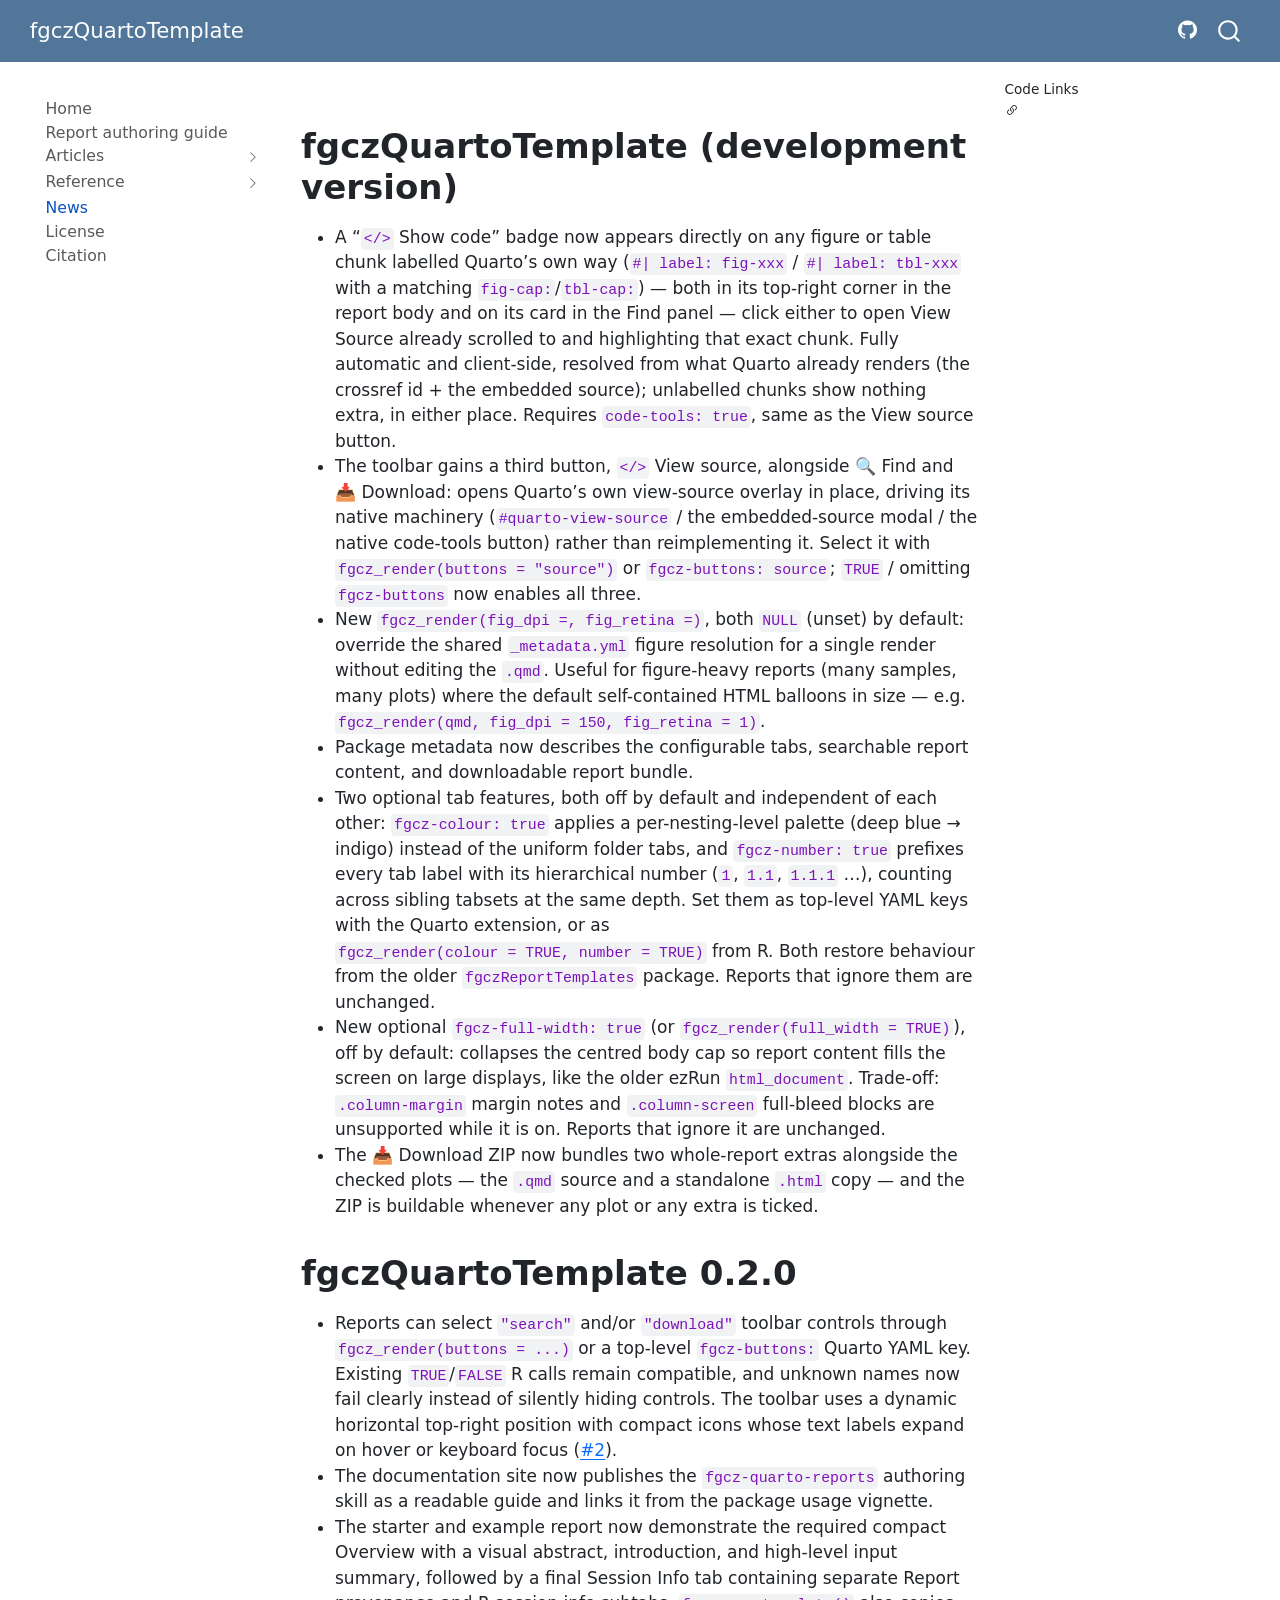
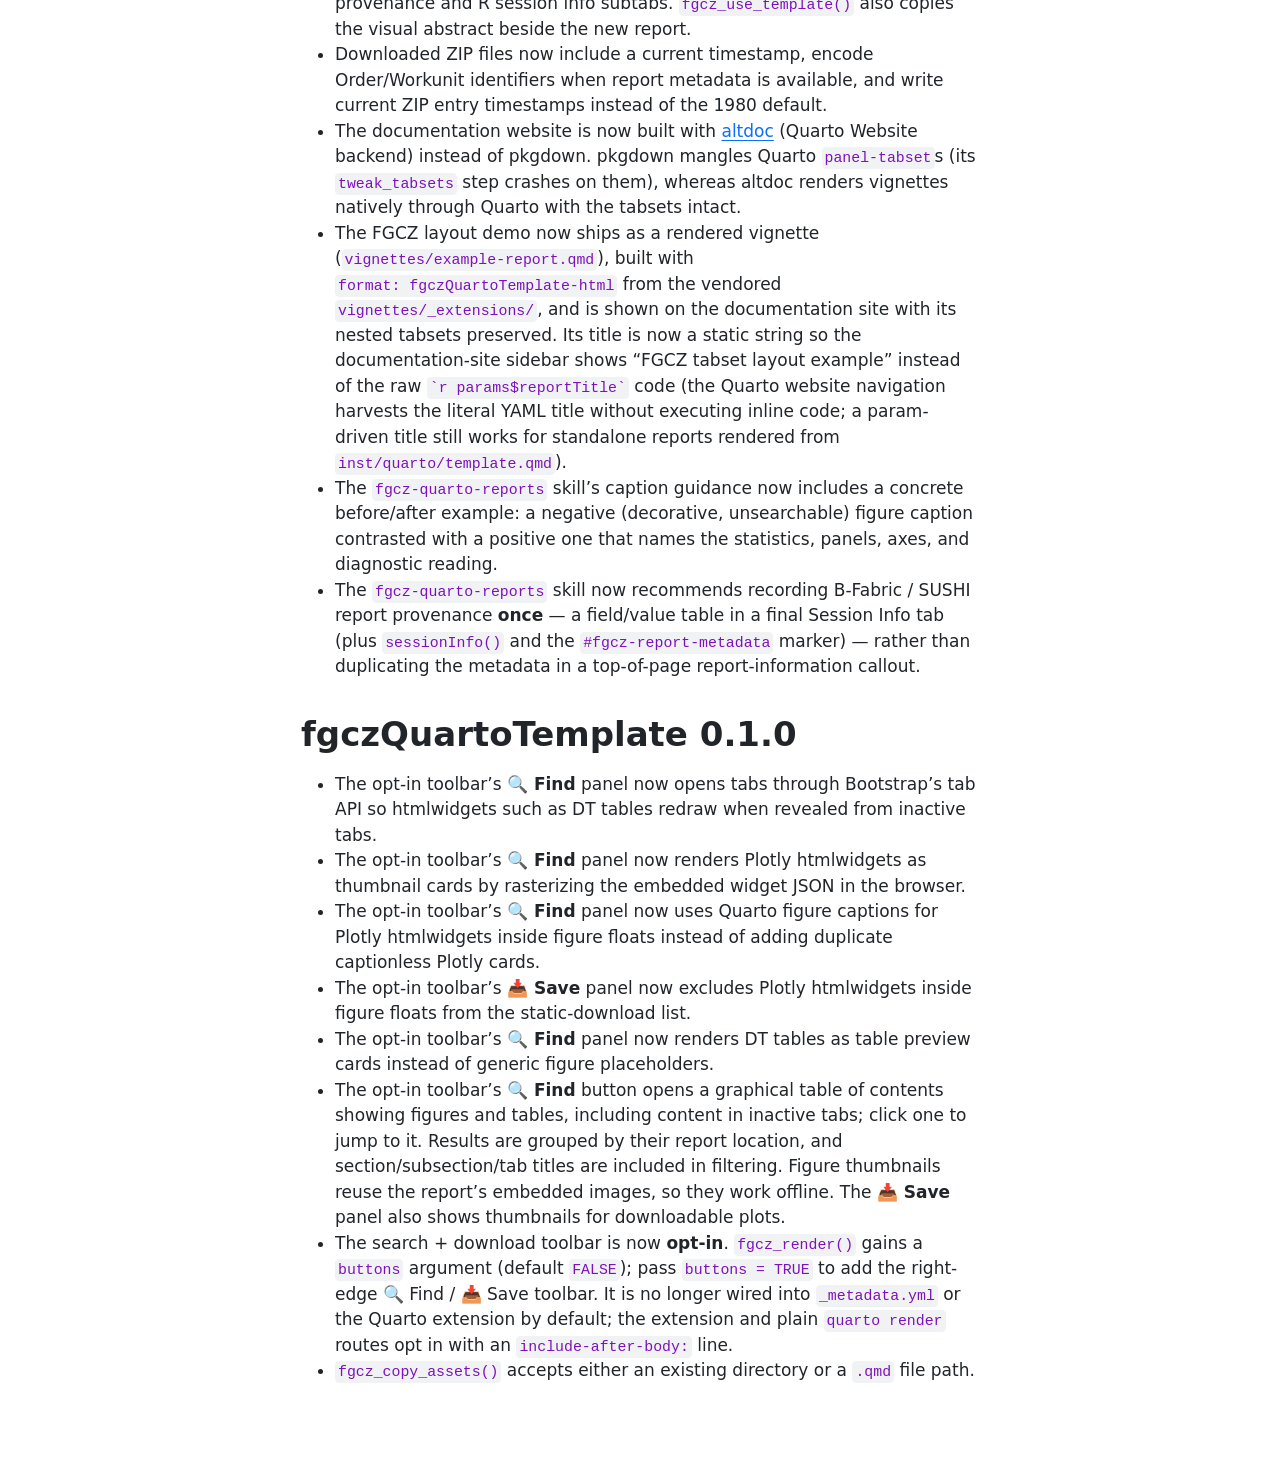
<file: NEWS.html>
<!DOCTYPE html>
<html xmlns="http://www.w3.org/1999/xhtml" lang="en" xml:lang="en"><head>

<meta charset="utf-8">
<meta name="generator" content="quarto-1.11.9">

<meta name="viewport" content="width=device-width, initial-scale=1.0, user-scalable=yes">


<title>news – fgczQuartoTemplate</title>
<style>
/* Default styles provided by pandoc.
** See https://pandoc.org/MANUAL.html#variables-for-html for config info.
*/
span.smallcaps{font-variant: small-caps;}
div.columns{display: flex; gap: 1.5em;}
div.column{flex: auto;}
@media screen {
div.columns{gap: min(4vw, 1.5em);}
div.column{overflow-x: auto;}
}
div.hanging-indent{margin-left: 1.5em; text-indent: -1.5em;}
ul.task-list{list-style: none;}
ul.task-list li input[type="checkbox"] {
  width: 0.8em;
  margin: 0 0.8em 0.2em -1em; /* quarto-specific, see https://github.com/quarto-dev/quarto-cli/issues/4556 */ 
  vertical-align: middle;
}
</style>


<script src="site_libs/quarto-nav/quarto-nav.js"></script>
<script src="site_libs/quarto-nav/headroom.min.js"></script>
<script src="site_libs/clipboard/clipboard.min.js"></script>
<script src="site_libs/quarto-search/autocomplete.umd.js"></script>
<script src="site_libs/quarto-search/fuse.min.js"></script>
<script src="site_libs/quarto-search/quarto-search.js"></script>
<meta name="quarto:offset" content="./">
<script src="site_libs/quarto-html/quarto.js" type="module"></script>
<script src="site_libs/quarto-html/tabsets/tabsets.js" type="module"></script>
<script src="site_libs/quarto-html/scrollable-regions/scrollable-regions.js" type="module"></script>
<script src="site_libs/quarto-html/popper.min.js"></script>
<script src="site_libs/quarto-html/tippy.umd.min.js"></script>
<script src="site_libs/quarto-html/anchor.min.js"></script>
<link href="site_libs/quarto-html/tippy.css" rel="stylesheet">
<link href="site_libs/quarto-html/quarto-syntax-highlighting-63b5708e65d6cd79cd7618c58d0c21e7.css" rel="stylesheet" id="quarto-text-highlighting-styles">
<script src="site_libs/bootstrap/bootstrap.min.js"></script>
<link href="site_libs/bootstrap/bootstrap-icons.css" rel="stylesheet">
<link href="site_libs/bootstrap/bootstrap-b54df9fb5010a34dec8c6a1865e1addd.min.css" rel="stylesheet" append-hash="true" id="quarto-bootstrap" data-mode="light">
<script id="quarto-search-options" type="application/json">{
  "location": "navbar",
  "copy-button": false,
  "collapse-after": 3,
  "panel-placement": "end",
  "type": "overlay",
  "limit": 50,
  "keyboard-shortcut": [
    "f",
    "/",
    "s"
  ],
  "show-item-context": false,
  "language": {
    "search-no-results-text": "No results",
    "search-matching-documents-text": "matching documents",
    "search-copy-link-title": "Copy link to search",
    "search-hide-matches-text": "Hide additional matches",
    "search-more-match-text": "more match in this document",
    "search-more-matches-text": "more matches in this document",
    "search-clear-button-title": "Clear",
    "search-text-placeholder": "",
    "search-detached-cancel-button-title": "Cancel",
    "search-submit-button-title": "Submit",
    "search-label": "Search"
  }
}</script>


</head>

<body class="nav-sidebar floating nav-fixed quarto-light"><a id="quarto-skip-link" class="visually-hidden-focusable" href="#quarto-document-content">Skip to main content</a>

<div id="quarto-search-results"></div>
  <header id="quarto-header" class="headroom fixed-top">
    <nav class="navbar navbar-expand-lg " data-bs-theme="dark" aria-label="Site">
      <div class="navbar-container container-fluid">
      <div class="navbar-brand-container mx-auto">
    <a class="navbar-brand" href="./index.html">
    <span class="navbar-title">fgczQuartoTemplate</span>
    </a>
  </div>
          <button class="navbar-toggler" type="button" data-bs-toggle="collapse" data-bs-target="#navbarCollapse" aria-controls="navbarCollapse" aria-expanded="false" aria-label="Toggle navigation" onclick="if (window.quartoToggleHeadroom) { window.quartoToggleHeadroom(); }">
  <span class="navbar-toggler-icon"></span>
</button>
          <div class="collapse navbar-collapse" id="navbarCollapse">
            <ul class="navbar-nav navbar-nav-scroll ms-auto">
  <li class="nav-item compact">
    <a class="nav-link" href="https://github.com/fgcz/fgczQuartoTemplate"> <i class="bi bi-github" role="img" aria-label="fgczQuartoTemplate GitHub">
</i> 
<span class="menu-text"></span></a>
  </li>  
</ul>
          </div> <!-- /navcollapse -->
            <div class="quarto-navbar-tools">
</div>
            <div id="quarto-search" class="" title="Search"></div>
      </div> <!-- /container-fluid -->
    </nav>
  <nav class="quarto-secondary-nav" aria-label="Toolbar">
    <div class="container-fluid d-flex">
      <button type="button" class="quarto-btn-toggle btn" data-bs-toggle="collapse" role="button" data-bs-target=".quarto-sidebar-collapse-item" aria-controls="quarto-sidebar" aria-expanded="false" aria-label="Toggle sidebar navigation" onclick="if (window.quartoToggleHeadroom) { window.quartoToggleHeadroom(); }">
        <i class="bi bi-layout-text-sidebar-reverse"></i>
      </button>
        <nav class="quarto-page-breadcrumbs" aria-label="Breadcrumbs"><ol class="breadcrumb"><li class="breadcrumb-item"><a href="./NEWS.html">News</a></li></ol></nav>
        <a class="flex-grow-1" data-bs-toggle="collapse" data-bs-target=".quarto-sidebar-collapse-item" onclick="if (window.quartoToggleHeadroom) { window.quartoToggleHeadroom(); }">      
        </a>
    </div>
  </nav>
</header>
<!-- content -->
<div id="quarto-content" class="quarto-container page-columns page-rows-contents page-layout-article page-navbar">
<!-- sidebar -->
  <nav id="quarto-sidebar" class="sidebar collapse collapse-horizontal quarto-sidebar-collapse-item sidebar-navigation floating overflow-auto" aria-label="Section">
    <div class="sidebar-menu-container"> 
    <ul class="list-unstyled mt-1">
        <li class="sidebar-item">
  <div class="sidebar-item-container"> 
  <a href="./index.html" class="sidebar-item-text sidebar-link">
 <span class="menu-text">Home</span></a>
  </div>
</li>
        <li class="sidebar-item">
  <div class="sidebar-item-container"> 
  <a href="./fgcz-quarto-reports.html" class="sidebar-item-text sidebar-link">
 <span class="menu-text">Report authoring guide</span></a>
  </div>
</li>
        <li class="sidebar-item sidebar-item-section">
      <div class="sidebar-item-container"> 
            <button type="button" class="sidebar-item-text sidebar-item-toggle sidebar-link text-start collapsed" data-bs-toggle="collapse" data-bs-target="#quarto-sidebar-section-1" aria-controls="quarto-sidebar-section-1" aria-expanded="false">
 <span class="menu-text" id="quarto-sidebar-section-1-label">Articles</span><i class="bi bi-chevron-right" aria-hidden="true"></i></button>
      </div>
      <ul id="quarto-sidebar-section-1" aria-labelledby="quarto-sidebar-section-1-label" class="collapse list-unstyled sidebar-section depth1 ">  
          <li class="sidebar-item">
  <div class="sidebar-item-container"> 
  <a href="./vignettes/example-report.html" class="sidebar-item-text sidebar-link">
 <span class="menu-text">FGCZ tabset layout example</span></a>
  </div>
</li>
          <li class="sidebar-item">
  <div class="sidebar-item-container"> 
  <a href="./vignettes/fgczQuartoTemplate.html" class="sidebar-item-text sidebar-link">
 <span class="menu-text">Using the FGCZ Quarto report templates</span></a>
  </div>
</li>
      </ul>
  </li>
        <li class="sidebar-item sidebar-item-section">
      <div class="sidebar-item-container"> 
            <button type="button" class="sidebar-item-text sidebar-item-toggle sidebar-link text-start collapsed" data-bs-toggle="collapse" data-bs-target="#quarto-sidebar-section-2" aria-controls="quarto-sidebar-section-2" aria-expanded="false">
 <span class="menu-text" id="quarto-sidebar-section-2-label">Reference</span><i class="bi bi-chevron-right" aria-hidden="true"></i></button>
      </div>
      <ul id="quarto-sidebar-section-2" aria-labelledby="quarto-sidebar-section-2-label" class="collapse list-unstyled sidebar-section depth1 ">  
          <li class="sidebar-item">
  <div class="sidebar-item-container"> 
  <a href="./man/fgcz_copy_assets.html" class="sidebar-item-text sidebar-link">
 <span class="menu-text">fgcz_copy_assets</span></a>
  </div>
</li>
          <li class="sidebar-item">
  <div class="sidebar-item-container"> 
  <a href="./man/fgcz_qmd_source_link.html" class="sidebar-item-text sidebar-link">
 <span class="menu-text">fgcz_qmd_source_link</span></a>
  </div>
</li>
          <li class="sidebar-item">
  <div class="sidebar-item-container"> 
  <a href="./man/fgcz_quarto_dir.html" class="sidebar-item-text sidebar-link">
 <span class="menu-text">fgcz_quarto_dir</span></a>
  </div>
</li>
          <li class="sidebar-item">
  <div class="sidebar-item-container"> 
  <a href="./man/fgcz_render.html" class="sidebar-item-text sidebar-link">
 <span class="menu-text">fgcz_render</span></a>
  </div>
</li>
          <li class="sidebar-item">
  <div class="sidebar-item-container"> 
  <a href="./man/fgcz_use_template.html" class="sidebar-item-text sidebar-link">
 <span class="menu-text">fgcz_use_template</span></a>
  </div>
</li>
          <li class="sidebar-item">
  <div class="sidebar-item-container"> 
  <a href="./man/fgczQuartoTemplate-assets.html" class="sidebar-item-text sidebar-link">
 <span class="menu-text">fgczQuartoTemplate-assets</span></a>
  </div>
</li>
      </ul>
  </li>
        <li class="sidebar-item">
  <div class="sidebar-item-container"> 
  <a href="./NEWS.html" class="sidebar-item-text sidebar-link active">
 <span class="menu-text">News</span></a>
  </div>
</li>
        <li class="sidebar-item">
  <div class="sidebar-item-container"> 
  <a href="./LICENSE.html" class="sidebar-item-text sidebar-link">
 <span class="menu-text">License</span></a>
  </div>
</li>
        <li class="sidebar-item">
  <div class="sidebar-item-container"> 
  <a href="./CITATION.html" class="sidebar-item-text sidebar-link">
 <span class="menu-text">Citation</span></a>
  </div>
</li>
    </ul>
    </div>
</nav>
<div id="quarto-sidebar-glass" class="quarto-sidebar-collapse-item" data-bs-toggle="collapse" data-bs-target=".quarto-sidebar-collapse-item"></div>
<!-- margin-sidebar -->
    <div id="quarto-margin-sidebar" class="sidebar margin-sidebar">
        
    <div class="quarto-code-links"><h2>Code Links</h2><ul><li><a href="undefined"><i class="bi bi-link-45deg"></i></a></li></ul></div></div>
<!-- main -->
<main class="content" id="quarto-document-content" tabindex="-1"><header id="title-block-header" class="quarto-title-block"></header>




<section id="fgczquartotemplate-development-version" class="level1">
<h1>fgczQuartoTemplate (development version)</h1>
<ul>
<li>A “<code>&lt;/&gt;</code> Show code” badge now appears directly on any figure or table chunk labelled Quarto’s own way (<code>#| label: fig-xxx</code> / <code>#| label: tbl-xxx</code> with a matching <code>fig-cap:</code>/<code>tbl-cap:</code>) — both in its top-right corner in the report body and on its card in the Find panel — click either to open View Source already scrolled to and highlighting that exact chunk. Fully automatic and client-side, resolved from what Quarto already renders (the crossref id + the embedded source); unlabelled chunks show nothing extra, in either place. Requires <code>code-tools: true</code>, same as the View source button.</li>
<li>The toolbar gains a third button, <code>&lt;/&gt;</code> View source, alongside 🔍 Find and 📥 Download: opens Quarto’s own view-source overlay in place, driving its native machinery (<code>#quarto-view-source</code> / the embedded-source modal / the native code-tools button) rather than reimplementing it. Select it with <code>fgcz_render(buttons = "source")</code> or <code>fgcz-buttons: source</code>; <code>TRUE</code> / omitting <code>fgcz-buttons</code> now enables all three.</li>
<li>New <code>fgcz_render(fig_dpi =, fig_retina =)</code>, both <code>NULL</code> (unset) by default: override the shared <code>_metadata.yml</code> figure resolution for a single render without editing the <code>.qmd</code>. Useful for figure-heavy reports (many samples, many plots) where the default self-contained HTML balloons in size — e.g. <code>fgcz_render(qmd, fig_dpi = 150, fig_retina = 1)</code>.</li>
<li>Package metadata now describes the configurable tabs, searchable report content, and downloadable report bundle.</li>
<li>Two optional tab features, both off by default and independent of each other: <code>fgcz-colour: true</code> applies a per-nesting-level palette (deep blue → indigo) instead of the uniform folder tabs, and <code>fgcz-number: true</code> prefixes every tab label with its hierarchical number (<code>1</code>, <code>1.1</code>, <code>1.1.1</code> …), counting across sibling tabsets at the same depth. Set them as top-level YAML keys with the Quarto extension, or as <code>fgcz_render(colour = TRUE, number = TRUE)</code> from R. Both restore behaviour from the older <code>fgczReportTemplates</code> package. Reports that ignore them are unchanged.</li>
<li>New optional <code>fgcz-full-width: true</code> (or <code>fgcz_render(full_width = TRUE)</code>), off by default: collapses the centred body cap so report content fills the screen on large displays, like the older ezRun <code>html_document</code>. Trade-off: <code>.column-margin</code> margin notes and <code>.column-screen</code> full-bleed blocks are unsupported while it is on. Reports that ignore it are unchanged.</li>
<li>The 📥 Download ZIP now bundles two whole-report extras alongside the checked plots — the <code>.qmd</code> source and a standalone <code>.html</code> copy — and the ZIP is buildable whenever any plot or any extra is ticked.</li>
</ul>
</section>
<section id="fgczquartotemplate-0.2.0" class="level1">
<h1>fgczQuartoTemplate 0.2.0</h1>
<ul>
<li>Reports can select <code>"search"</code> and/or <code>"download"</code> toolbar controls through <code>fgcz_render(buttons = ...)</code> or a top-level <code>fgcz-buttons:</code> Quarto YAML key. Existing <code>TRUE</code>/<code>FALSE</code> R calls remain compatible, and unknown names now fail clearly instead of silently hiding controls. The toolbar uses a dynamic horizontal top-right position with compact icons whose text labels expand on hover or keyboard focus (<a href="https://github.com/fgcz/fgczQuartoTemplate/issues/2">#2</a>).</li>
<li>The documentation site now publishes the <code>fgcz-quarto-reports</code> authoring skill as a readable guide and links it from the package usage vignette.</li>
<li>The starter and example report now demonstrate the required compact Overview with a visual abstract, introduction, and high-level input summary, followed by a final Session Info tab containing separate Report provenance and R session info subtabs. <code>fgcz_use_template()</code> also copies the visual abstract beside the new report.</li>
<li>Downloaded ZIP files now include a current timestamp, encode Order/Workunit identifiers when report metadata is available, and write current ZIP entry timestamps instead of the 1980 default.</li>
<li>The documentation website is now built with <a href="https://altdoc.etiennebacher.com/">altdoc</a> (Quarto Website backend) instead of pkgdown. pkgdown mangles Quarto <code>panel-tabset</code>s (its <code>tweak_tabsets</code> step crashes on them), whereas altdoc renders vignettes natively through Quarto with the tabsets intact.</li>
<li>The FGCZ layout demo now ships as a rendered vignette (<code>vignettes/example-report.qmd</code>), built with <code>format: fgczQuartoTemplate-html</code> from the vendored <code>vignettes/_extensions/</code>, and is shown on the documentation site with its nested tabsets preserved. Its title is now a static string so the documentation-site sidebar shows “FGCZ tabset layout example” instead of the raw <code>`r params$reportTitle`</code> code (the Quarto website navigation harvests the literal YAML title without executing inline code; a param-driven title still works for standalone reports rendered from <code>inst/quarto/template.qmd</code>).</li>
<li>The <code>fgcz-quarto-reports</code> skill’s caption guidance now includes a concrete before/after example: a negative (decorative, unsearchable) figure caption contrasted with a positive one that names the statistics, panels, axes, and diagnostic reading.</li>
<li>The <code>fgcz-quarto-reports</code> skill now recommends recording B-Fabric / SUSHI report provenance <strong>once</strong> — a field/value table in a final Session Info tab (plus <code>sessionInfo()</code> and the <code>#fgcz-report-metadata</code> marker) — rather than duplicating the metadata in a top-of-page report-information callout.</li>
</ul>
</section>
<section id="fgczquartotemplate-0.1.0" class="level1">
<h1>fgczQuartoTemplate 0.1.0</h1>
<ul>
<li>The opt-in toolbar’s <strong>🔍 Find</strong> panel now opens tabs through Bootstrap’s tab API so htmlwidgets such as DT tables redraw when revealed from inactive tabs.</li>
<li>The opt-in toolbar’s <strong>🔍 Find</strong> panel now renders Plotly htmlwidgets as thumbnail cards by rasterizing the embedded widget JSON in the browser.</li>
<li>The opt-in toolbar’s <strong>🔍 Find</strong> panel now uses Quarto figure captions for Plotly htmlwidgets inside figure floats instead of adding duplicate captionless Plotly cards.</li>
<li>The opt-in toolbar’s <strong>📥 Save</strong> panel now excludes Plotly htmlwidgets inside figure floats from the static-download list.</li>
<li>The opt-in toolbar’s <strong>🔍 Find</strong> panel now renders DT tables as table preview cards instead of generic figure placeholders.</li>
<li>The opt-in toolbar’s <strong>🔍 Find</strong> button opens a graphical table of contents showing figures and tables, including content in inactive tabs; click one to jump to it. Results are grouped by their report location, and section/subsection/tab titles are included in filtering. Figure thumbnails reuse the report’s embedded images, so they work offline. The <strong>📥 Save</strong> panel also shows thumbnails for downloadable plots.</li>
<li>The search + download toolbar is now <strong>opt-in</strong>. <code>fgcz_render()</code> gains a <code>buttons</code> argument (default <code>FALSE</code>); pass <code>buttons = TRUE</code> to add the right-edge 🔍 Find / 📥 Save toolbar. It is no longer wired into <code>_metadata.yml</code> or the Quarto extension by default; the extension and plain <code>quarto render</code> routes opt in with an <code>include-after-body:</code> line.</li>
<li><code>fgcz_copy_assets()</code> accepts either an existing directory or a <code>.qmd</code> file path.</li>
</ul>


</section>

</main> <!-- /main -->
<script id="quarto-html-after-body" type="application/javascript">
  window.document.addEventListener("DOMContentLoaded", function (event) {
    const icon = "";
    const anchorJS = new window.AnchorJS();
    anchorJS.options = {
      placement: 'right',
      icon: icon
    };
    anchorJS.add('.anchored');
    const isCodeAnnotation = (el) => {
      for (const clz of el.classList) {
        if (clz.startsWith('code-annotation-')) {                     
          return true;
        }
      }
      return false;
    }
    const onCopySuccess = function(e) {
      // button target
      const button = e.trigger;
      // don't keep focus
      button.blur();
      // flash "checked"
      button.classList.add('code-copy-button-checked');
      var currentTitle = button.getAttribute("title");
      button.setAttribute("title", "Copied!");
      let tooltip;
      if (window.bootstrap) {
        button.setAttribute("data-bs-toggle", "tooltip");
        button.setAttribute("data-bs-placement", "left");
        button.setAttribute("data-bs-title", "Copied!");
        tooltip = new bootstrap.Tooltip(button, 
          { trigger: "manual", 
            customClass: "code-copy-button-tooltip",
            offset: [0, -8]});
        tooltip.show();    
      }
      setTimeout(function() {
        if (tooltip) {
          tooltip.hide();
          button.removeAttribute("data-bs-title");
          button.removeAttribute("data-bs-toggle");
          button.removeAttribute("data-bs-placement");
        }
        button.setAttribute("title", currentTitle);
        button.classList.remove('code-copy-button-checked');
      }, 1000);
      // clear code selection
      e.clearSelection();
    }
    const getTextToCopy = function(trigger) {
      const outerScaffold = trigger.parentElement.cloneNode(true);
      const codeEl = outerScaffold.querySelector('code');
      for (const childEl of codeEl.children) {
        if (isCodeAnnotation(childEl)) {
          childEl.remove();
        }
      }
      return codeEl.innerText;
    }
    const clipboard = new window.ClipboardJS('.code-copy-button:not([data-in-quarto-modal])', {
      text: getTextToCopy
    });
    clipboard.on('success', onCopySuccess);
    if (window.document.getElementById('quarto-embedded-source-code-modal')) {
      const clipboardModal = new window.ClipboardJS('.code-copy-button[data-in-quarto-modal]', {
        text: getTextToCopy,
        container: window.document.getElementById('quarto-embedded-source-code-modal')
      });
      clipboardModal.on('success', onCopySuccess);
    }
      var localhostRegex = new RegExp(/^(?:http|https):\/\/localhost\:?[0-9]*\//);
      var mailtoRegex = new RegExp(/^mailto:/);
        var filterRegex = new RegExp('/' + window.location.host + '/');
      var isInternal = (href) => {
          return filterRegex.test(href) || localhostRegex.test(href) || mailtoRegex.test(href);
      }
      // Inspect non-navigation links and adorn them if external
      window.quartoDecorateExternalLinks = function (root) {
     var links = (root || window.document).querySelectorAll('a[href]:not(.nav-link):not(.navbar-brand):not(.toc-action):not(.sidebar-link):not(.sidebar-item-toggle):not(.pagination-link):not(.no-external):not([aria-hidden]):not(.dropdown-item):not(.quarto-navigation-tool):not(.about-link)');
      for (var i=0; i<links.length; i++) {
        const link = links[i];
        if (!isInternal(link.href)) {
          // undo the damage that might have been done by quarto-nav.js in the case of
          // links that we want to consider external
          if (link.dataset.originalHref !== undefined) {
            link.href = link.dataset.originalHref;
          }
          if (!link.classList.contains('no-external-icon')) {
          }
        }
      }
      };
      window.quartoDecorateExternalLinks(window.document);
    // Esc closes the popup (WCAG 1.4.13) and focus leaving both trigger and
    // popup closes it (WCAG 2.4.11); tippy handles neither for interactive popups.
    const hideOnEscAndFocusOut = {
      name: 'hideOnEscAndFocusOut',
      defaultValue: true,
      fn(instance) {
        const dismiss = () => {
          // A show scheduled by the trigger delay would otherwise reopen it
          instance.clearDelayTimeouts();
          instance.hide();
        };
        const onKeyDown = (event) => {
          if (event.key !== 'Escape') {
            return;
          }
          // Keep Esc from also reaching page handlers (e.g. reveal.js overview),
          // except an open reveal.js slide menu, which Esc should close too.
          // The menu handles keys only when its keyboard option is on.
          const menuHandlesEsc = window.Reveal?.getPlugin?.('menu')?.isOpen() &&
            window.Reveal.getConfig().menu?.keyboard !== false;
          if (!menuHandlesEsc) {
            event.stopPropagation();
          }
          if (instance.popper.contains(window.document.activeElement)) {
            // Disabled while refocusing so the focus trigger does not reopen it
            instance.disable();
            instance.reference.focus();
            instance.enable();
          }
          dismiss();
        };
        const onFocusOut = (event) => {
          const target = event.relatedTarget;
          if (target && !instance.reference.contains(target) &&
              !instance.popper.contains(target)) {
            dismiss();
          }
        };
        // On the trigger too: a click trigger (code-annotations: select) has no
        // blur handling. Attached for the instance's lifetime so leaving the
        // trigger also cancels a show still pending on the trigger delay.
        instance.reference.addEventListener('focusout', onFocusOut);
        return {
          onShow() {
            window.document.addEventListener('keydown', onKeyDown, true);
            instance.popper.addEventListener('focusout', onFocusOut);
          },
          onHide() {
            window.document.removeEventListener('keydown', onKeyDown, true);
            instance.popper.removeEventListener('focusout', onFocusOut);
          },
          onDestroy() {
            instance.reference.removeEventListener('focusout', onFocusOut);
          },
        };
      },
    };
    function tippyHover(el, contentFn, onTriggerFn, onUntriggerFn) {
      const config = {
        allowHTML: true,
        maxWidth: 500,
        delay: 100,
        arrow: false,
        appendTo: function(el) {
            return el.parentElement;
        },
        interactive: true,
        interactiveBorder: 10,
        theme: 'quarto',
        placement: 'bottom-start',
        plugins: [hideOnEscAndFocusOut],
      };
      if (contentFn) {
        config.content = contentFn;
      }
      if (onTriggerFn) {
        config.onTrigger = onTriggerFn;
      }
      if (onUntriggerFn) {
        config.onUntrigger = onUntriggerFn;
      }
      window.tippy(el, config); 
    }
    const noterefs = window.document.querySelectorAll('a[role="doc-noteref"]');
    for (var i=0; i<noterefs.length; i++) {
      const ref = noterefs[i];
      tippyHover(ref, function() {
        // use id or data attribute instead here
        let href = ref.getAttribute('data-footnote-href') || ref.getAttribute('href');
        try { href = new URL(href).hash; } catch {}
        const id = href.replace(/^#\/?/, "");
        const note = window.document.getElementById(id);
        if (note) {
          return note.innerHTML;
        } else {
          return "";
        }
      });
    }
    const xrefs = window.document.querySelectorAll('a.quarto-xref');
    const processXRef = (id, note) => {
      // Strip column container classes
      const stripColumnClz = (el) => {
        el.classList.remove("page-full", "page-columns");
        if (el.children) {
          for (const child of el.children) {
            stripColumnClz(child);
          }
        }
      }
      stripColumnClz(note)
      if (id === null || id.startsWith('sec-')) {
        // Special case sections, only their first couple elements
        const container = document.createElement("div");
        if (note.children && note.children.length > 2) {
          container.appendChild(note.children[0].cloneNode(true));
          for (let i = 1; i < note.children.length; i++) {
            const child = note.children[i];
            if (child.tagName === "P" && child.innerText === "") {
              continue;
            } else {
              container.appendChild(child.cloneNode(true));
              break;
            }
          }
          if (window.Quarto?.typesetMath) {
            window.Quarto.typesetMath(container);
          }
          return container.innerHTML
        } else {
          if (window.Quarto?.typesetMath) {
            window.Quarto.typesetMath(note);
          }
          return note.innerHTML;
        }
      } else {
        // Remove any anchor links if they are present
        const anchorLink = note.querySelector('a.anchorjs-link');
        if (anchorLink) {
          anchorLink.remove();
        }
        if (window.Quarto?.typesetMath) {
          window.Quarto.typesetMath(note);
        }
        if (note.classList.contains("callout")) {
          return note.outerHTML;
        } else {
          return note.innerHTML;
        }
      }
    }
    for (var i=0; i<xrefs.length; i++) {
      const xref = xrefs[i];
      tippyHover(xref, undefined, function(instance) {
        instance.disable();
        let url = xref.getAttribute('href');
        let hash = undefined; 
        if (url.startsWith('#')) {
          hash = url;
        } else {
          try { hash = new URL(url).hash; } catch {}
        }
        if (hash) {
          const id = hash.replace(/^#\/?/, "");
          const note = window.document.getElementById(id);
          if (note !== null) {
            try {
              const html = processXRef(id, note.cloneNode(true));
              instance.setContent(html);
            } finally {
              instance.enable();
              instance.show();
            }
          } else {
            // See if we can fetch this
            fetch(url.split('#')[0])
            .then(res => res.text())
            .then(html => {
              const parser = new DOMParser();
              const htmlDoc = parser.parseFromString(html, "text/html");
              const note = htmlDoc.getElementById(id);
              if (note !== null) {
                const html = processXRef(id, note);
                instance.setContent(html);
              } 
            }).finally(() => {
              instance.enable();
              instance.show();
            });
          }
        } else {
          // See if we can fetch a full url (with no hash to target)
          // This is a special case and we should probably do some content thinning / targeting
          fetch(url)
          .then(res => res.text())
          .then(html => {
            const parser = new DOMParser();
            const htmlDoc = parser.parseFromString(html, "text/html");
            const note = htmlDoc.querySelector('main.content');
            if (note !== null) {
              // This should only happen for chapter cross references
              // (since there is no id in the URL)
              // remove the first header
              if (note.children.length > 0 && note.children[0].tagName === "HEADER") {
                note.children[0].remove();
              }
              const html = processXRef(null, note);
              instance.setContent(html);
            } 
          }).finally(() => {
            instance.enable();
            instance.show();
          });
        }
      }, function(instance) {
      });
    }
        let selectedAnnoteEl;
        const selectorForAnnotation = ( cell, annotation) => {
          let cellAttr = 'data-code-cell="' + cell + '"';
          let lineAttr = 'data-code-annotation="' +  annotation + '"';
          const selector = 'span[' + cellAttr + '][' + lineAttr + ']';
          return selector;
        }
        const selectCodeLines = (annoteEl) => {
          const doc = window.document;
          const targetCell = annoteEl.getAttribute("data-target-cell");
          const targetAnnotation = annoteEl.getAttribute("data-target-annotation");
          const annoteSpan = window.document.querySelector(selectorForAnnotation(targetCell, targetAnnotation));
          const lines = annoteSpan.getAttribute("data-code-lines").split(",");
          const lineIds = lines.map((line) => {
            return targetCell + "-" + line;
          })
          // Each band is positioned against its own containing block, which is
          // not the offsetParent of the lines, so place it from client rects.
          const placeBand = (band, firstEl, lastEl, codeBlock) => {
            const container = band.offsetParent;
            if (container === null) {
              return;
            }
            const containerRect = container.getBoundingClientRect();
            // Reveal.js scales slides with a transform, so convert client
            // pixels back to the CSS pixels of the container.
            const scale = containerRect.height / container.offsetHeight || 1;
            const firstRect = firstEl.getBoundingClientRect();
            const lastRect = lastEl.getBoundingClientRect();
            const top = (firstRect.top - containerRect.top) / scale - container.clientTop + container.scrollTop;
            const height = (lastRect.bottom - firstRect.top) / scale;
            band.style.top = top - 2 + "px";
            band.style.height = height + 4 + "px";
            if (codeBlock) {
              // Without the copy button wrapper, the containing block is wider
              // than the code block, so span the code block explicitly.
              const blockRect = codeBlock.getBoundingClientRect();
              band.style.left = (blockRect.left - containerRect.left) / scale - container.clientLeft + container.scrollLeft + "px";
              band.style.width = blockRect.width / scale + "px";
            }
          };
          if (lineIds.length > 0) {
            const el = window.document.getElementById(lineIds[0]);
            const lastEl = window.document.getElementById(lineIds[lineIds.length - 1]);
            const parent = el.parentElement.parentElement;
            // cook up a div (if necessary) and position it
            let div = window.document.getElementById("code-annotation-line-highlight");
            if (div === null) {
              div = window.document.createElement("div");
              div.setAttribute("id", "code-annotation-line-highlight");
              div.style.position = 'absolute';
              parent.appendChild(div);
            }
            placeBand(div, el, lastEl, parent.closest("div.sourceCode") || parent);
            let gutterDiv = window.document.getElementById("code-annotation-line-highlight-gutter");
            if (gutterDiv === null) {
              gutterDiv = window.document.createElement("div");
              gutterDiv.setAttribute("id", "code-annotation-line-highlight-gutter");
              gutterDiv.style.position = 'absolute';
              const codeCell = window.document.getElementById(targetCell);
              const gutter = codeCell.querySelector('.code-annotation-gutter');
              gutter.appendChild(gutterDiv);
            }
            placeBand(gutterDiv, el, lastEl);
            selectedAnnoteEl = annoteEl;
          }
        };
        const unselectCodeLines = () => {
          const elementsIds = ["code-annotation-line-highlight", "code-annotation-line-highlight-gutter"];
          elementsIds.forEach((elId) => {
            const div = window.document.getElementById(elId);
            if (div) {
              div.remove();
            }
          });
          selectedAnnoteEl = undefined;
        };
          // Handle positioning of the toggle
      window.addEventListener(
        "resize",
        throttle(() => {
          elRect = undefined;
          if (selectedAnnoteEl) {
            selectCodeLines(selectedAnnoteEl);
          }
        }, 10)
      );
      function throttle(fn, ms) {
      let throttle = false;
      let timer;
        return (...args) => {
          if(!throttle) { // first call gets through
              fn.apply(this, args);
              throttle = true;
          } else { // all the others get throttled
              if(timer) clearTimeout(timer); // cancel #2
              timer = setTimeout(() => {
                fn.apply(this, args);
                timer = throttle = false;
              }, ms);
          }
        };
      }
        // Attach click handler to the DT
        const annoteDls = window.document.querySelectorAll('dt[data-target-cell]');
        for (const annoteDlNode of annoteDls) {
          annoteDlNode.addEventListener('click', (event) => {
            const clickedEl = event.target;
            if (clickedEl !== selectedAnnoteEl) {
              unselectCodeLines();
              const activeEl = window.document.querySelector('dt[data-target-cell].code-annotation-active');
              if (activeEl) {
                activeEl.classList.remove('code-annotation-active');
              }
              selectCodeLines(clickedEl);
              clickedEl.classList.add('code-annotation-active');
            } else {
              // Unselect the line
              unselectCodeLines();
              clickedEl.classList.remove('code-annotation-active');
            }
          });
        }
    const findCites = (el) => {
      const parentEl = el.parentElement;
      if (parentEl) {
        const cites = parentEl.dataset.cites;
        if (cites) {
          return {
            el,
            cites: cites.split(' ')
          };
        } else {
          return findCites(el.parentElement)
        }
      } else {
        return undefined;
      }
    };
    var bibliorefs = window.document.querySelectorAll('a[role="doc-biblioref"]');
    for (var i=0; i<bibliorefs.length; i++) {
      const ref = bibliorefs[i];
      const citeInfo = findCites(ref);
      if (citeInfo) {
        tippyHover(citeInfo.el, function() {
          var popup = window.document.createElement('div');
          citeInfo.cites.forEach(function(cite) {
            var citeDiv = window.document.createElement('div');
            citeDiv.classList.add('hanging-indent');
            citeDiv.classList.add('csl-entry');
            var biblioDiv = window.document.getElementById('ref-' + cite);
            if (biblioDiv) {
              citeDiv.innerHTML = biblioDiv.innerHTML;
            }
            popup.appendChild(citeDiv);
          });
          return popup.innerHTML;
        });
      }
    }
  });
  </script>
  <script type="application/javascript">
  window.quartoScrollableRegionsLabels = {"code":"Scrollable code","output":"Scrollable output"};
  </script>
</div> <!-- /content -->




</body></html>
</file>
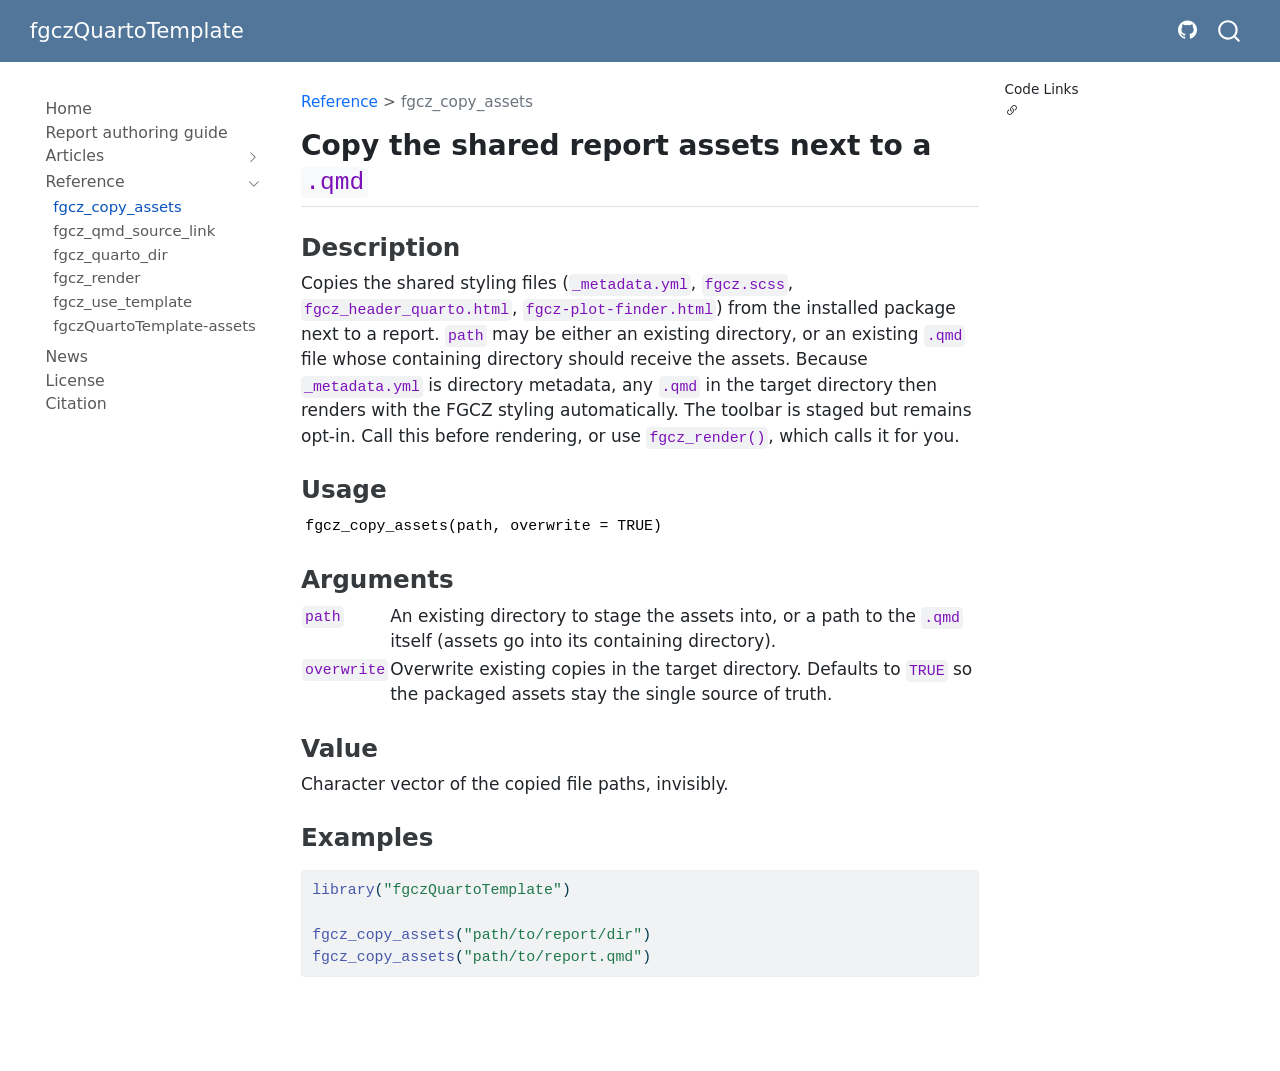
<file: man/fgcz_copy_assets.html>
<!DOCTYPE html>
<html xmlns="http://www.w3.org/1999/xhtml" lang="en" xml:lang="en"><head>

<meta charset="utf-8">
<meta name="generator" content="quarto-1.11.9">

<meta name="viewport" content="width=device-width, initial-scale=1.0, user-scalable=yes">


<title>fgcz_copy_assets – fgczQuartoTemplate</title>
<style>
/* Default styles provided by pandoc.
** See https://pandoc.org/MANUAL.html#variables-for-html for config info.
*/
span.smallcaps{font-variant: small-caps;}
div.columns{display: flex; gap: 1.5em;}
div.column{flex: auto;}
@media screen {
div.columns{gap: min(4vw, 1.5em);}
div.column{overflow-x: auto;}
}
div.hanging-indent{margin-left: 1.5em; text-indent: -1.5em;}
ul.task-list{list-style: none;}
ul.task-list li input[type="checkbox"] {
  width: 0.8em;
  margin: 0 0.8em 0.2em -1em; /* quarto-specific, see https://github.com/quarto-dev/quarto-cli/issues/4556 */ 
  vertical-align: middle;
}
/* CSS for syntax highlighting */
html { -webkit-text-size-adjust: 100%; }
pre > code.sourceCode { white-space: pre; position: relative; }
pre > code.sourceCode > span { display: inline-block; line-height: 1.25; }
pre > code.sourceCode > span:empty { height: 1.2em; }
.sourceCode { overflow: visible; }
code.sourceCode > span { color: inherit; text-decoration: inherit; }
div.sourceCode { margin: 1em 0; }
pre.sourceCode { margin: 0; }
@media screen {
div.sourceCode { overflow: auto; }
}
@media print {
pre > code.sourceCode { white-space: pre-wrap; }
pre > code.sourceCode > span { text-indent: -5em; padding-left: 5em; }
}
pre.numberSource code
  { counter-reset: source-line 0; }
pre.numberSource code > span
  { position: relative; left: -4em; counter-increment: source-line; }
pre.numberSource code > span > a:first-child::before
  { content: counter(source-line);
    position: relative; left: -1em; text-align: right; vertical-align: baseline;
    border: none; display: inline-block;
    -webkit-touch-callout: none; -webkit-user-select: none;
    -khtml-user-select: none; -moz-user-select: none;
    -ms-user-select: none; user-select: none;
    padding: 0 4px; width: 4em;
  }
pre.numberSource { margin-left: 3em;  padding-left: 4px; }
div.sourceCode
  {   }
@media screen {
pre > code.sourceCode > span > a:first-child::before { text-decoration: underline; }
}
</style>


<script src="../site_libs/quarto-nav/quarto-nav.js"></script>
<script src="../site_libs/quarto-nav/headroom.min.js"></script>
<script src="../site_libs/clipboard/clipboard.min.js"></script>
<script src="../site_libs/quarto-search/autocomplete.umd.js"></script>
<script src="../site_libs/quarto-search/fuse.min.js"></script>
<script src="../site_libs/quarto-search/quarto-search.js"></script>
<meta name="quarto:offset" content="../">
<script src="../site_libs/quarto-html/quarto.js" type="module"></script>
<script src="../site_libs/quarto-html/tabsets/tabsets.js" type="module"></script>
<script src="../site_libs/quarto-html/scrollable-regions/scrollable-regions.js" type="module"></script>
<script src="../site_libs/quarto-html/popper.min.js"></script>
<script src="../site_libs/quarto-html/tippy.umd.min.js"></script>
<script src="../site_libs/quarto-html/anchor.min.js"></script>
<link href="../site_libs/quarto-html/tippy.css" rel="stylesheet">
<link href="../site_libs/quarto-html/quarto-syntax-highlighting-63b5708e65d6cd79cd7618c58d0c21e7.css" rel="stylesheet" id="quarto-text-highlighting-styles">
<script src="../site_libs/bootstrap/bootstrap.min.js"></script>
<link href="../site_libs/bootstrap/bootstrap-icons.css" rel="stylesheet">
<link href="../site_libs/bootstrap/bootstrap-b54df9fb5010a34dec8c6a1865e1addd.min.css" rel="stylesheet" append-hash="true" id="quarto-bootstrap" data-mode="light">
<script id="quarto-search-options" type="application/json">{
  "location": "navbar",
  "copy-button": false,
  "collapse-after": 3,
  "panel-placement": "end",
  "type": "overlay",
  "limit": 50,
  "keyboard-shortcut": [
    "f",
    "/",
    "s"
  ],
  "show-item-context": false,
  "language": {
    "search-no-results-text": "No results",
    "search-matching-documents-text": "matching documents",
    "search-copy-link-title": "Copy link to search",
    "search-hide-matches-text": "Hide additional matches",
    "search-more-match-text": "more match in this document",
    "search-more-matches-text": "more matches in this document",
    "search-clear-button-title": "Clear",
    "search-text-placeholder": "",
    "search-detached-cancel-button-title": "Cancel",
    "search-submit-button-title": "Submit",
    "search-label": "Search"
  }
}</script>


</head>

<body class="nav-sidebar floating nav-fixed quarto-light"><a id="quarto-skip-link" class="visually-hidden-focusable" href="#quarto-document-content">Skip to main content</a>

<div id="quarto-search-results"></div>
  <header id="quarto-header" class="headroom fixed-top">
    <nav class="navbar navbar-expand-lg " data-bs-theme="dark" aria-label="Site">
      <div class="navbar-container container-fluid">
      <div class="navbar-brand-container mx-auto">
    <a class="navbar-brand" href="../index.html">
    <span class="navbar-title">fgczQuartoTemplate</span>
    </a>
  </div>
          <button class="navbar-toggler" type="button" data-bs-toggle="collapse" data-bs-target="#navbarCollapse" aria-controls="navbarCollapse" aria-expanded="false" aria-label="Toggle navigation" onclick="if (window.quartoToggleHeadroom) { window.quartoToggleHeadroom(); }">
  <span class="navbar-toggler-icon"></span>
</button>
          <div class="collapse navbar-collapse" id="navbarCollapse">
            <ul class="navbar-nav navbar-nav-scroll ms-auto">
  <li class="nav-item compact">
    <a class="nav-link" href="https://github.com/fgcz/fgczQuartoTemplate"> <i class="bi bi-github" role="img" aria-label="fgczQuartoTemplate GitHub">
</i> 
<span class="menu-text"></span></a>
  </li>  
</ul>
          </div> <!-- /navcollapse -->
            <div class="quarto-navbar-tools">
</div>
            <div id="quarto-search" class="" title="Search"></div>
      </div> <!-- /container-fluid -->
    </nav>
  <nav class="quarto-secondary-nav" aria-label="Toolbar">
    <div class="container-fluid d-flex">
      <button type="button" class="quarto-btn-toggle btn" data-bs-toggle="collapse" role="button" data-bs-target=".quarto-sidebar-collapse-item" aria-controls="quarto-sidebar" aria-expanded="false" aria-label="Toggle sidebar navigation" onclick="if (window.quartoToggleHeadroom) { window.quartoToggleHeadroom(); }">
        <i class="bi bi-layout-text-sidebar-reverse"></i>
      </button>
        <nav class="quarto-page-breadcrumbs" aria-label="Breadcrumbs"><ol class="breadcrumb"><li class="breadcrumb-item"><a href="../man/fgcz_copy_assets.html">Reference</a></li><li class="breadcrumb-item"><a href="../man/fgcz_copy_assets.html">fgcz_copy_assets</a></li></ol></nav>
        <a class="flex-grow-1" data-bs-toggle="collapse" data-bs-target=".quarto-sidebar-collapse-item" onclick="if (window.quartoToggleHeadroom) { window.quartoToggleHeadroom(); }">      
        </a>
    </div>
  </nav>
</header>
<!-- content -->
<div id="quarto-content" class="quarto-container page-columns page-rows-contents page-layout-article page-navbar">
<!-- sidebar -->
  <nav id="quarto-sidebar" class="sidebar collapse collapse-horizontal quarto-sidebar-collapse-item sidebar-navigation floating overflow-auto" aria-label="Section">
    <div class="sidebar-menu-container"> 
    <ul class="list-unstyled mt-1">
        <li class="sidebar-item">
  <div class="sidebar-item-container"> 
  <a href="../index.html" class="sidebar-item-text sidebar-link">
 <span class="menu-text">Home</span></a>
  </div>
</li>
        <li class="sidebar-item">
  <div class="sidebar-item-container"> 
  <a href="../fgcz-quarto-reports.html" class="sidebar-item-text sidebar-link">
 <span class="menu-text">Report authoring guide</span></a>
  </div>
</li>
        <li class="sidebar-item sidebar-item-section">
      <div class="sidebar-item-container"> 
            <button type="button" class="sidebar-item-text sidebar-item-toggle sidebar-link text-start collapsed" data-bs-toggle="collapse" data-bs-target="#quarto-sidebar-section-1" aria-controls="quarto-sidebar-section-1" aria-expanded="false">
 <span class="menu-text" id="quarto-sidebar-section-1-label">Articles</span><i class="bi bi-chevron-right" aria-hidden="true"></i></button>
      </div>
      <ul id="quarto-sidebar-section-1" aria-labelledby="quarto-sidebar-section-1-label" class="collapse list-unstyled sidebar-section depth1 ">  
          <li class="sidebar-item">
  <div class="sidebar-item-container"> 
  <a href="../vignettes/example-report.html" class="sidebar-item-text sidebar-link">
 <span class="menu-text">FGCZ tabset layout example</span></a>
  </div>
</li>
          <li class="sidebar-item">
  <div class="sidebar-item-container"> 
  <a href="../vignettes/fgczQuartoTemplate.html" class="sidebar-item-text sidebar-link">
 <span class="menu-text">Using the FGCZ Quarto report templates</span></a>
  </div>
</li>
      </ul>
  </li>
        <li class="sidebar-item sidebar-item-section">
      <div class="sidebar-item-container"> 
            <button type="button" class="sidebar-item-text sidebar-item-toggle sidebar-link text-start" data-bs-toggle="collapse" data-bs-target="#quarto-sidebar-section-2" aria-controls="quarto-sidebar-section-2" aria-expanded="true">
 <span class="menu-text" id="quarto-sidebar-section-2-label">Reference</span><i class="bi bi-chevron-right" aria-hidden="true"></i></button>
      </div>
      <ul id="quarto-sidebar-section-2" aria-labelledby="quarto-sidebar-section-2-label" class="collapse list-unstyled sidebar-section depth1 show">  
          <li class="sidebar-item">
  <div class="sidebar-item-container"> 
  <a href="../man/fgcz_copy_assets.html" class="sidebar-item-text sidebar-link active">
 <span class="menu-text">fgcz_copy_assets</span></a>
  </div>
</li>
          <li class="sidebar-item">
  <div class="sidebar-item-container"> 
  <a href="../man/fgcz_qmd_source_link.html" class="sidebar-item-text sidebar-link">
 <span class="menu-text">fgcz_qmd_source_link</span></a>
  </div>
</li>
          <li class="sidebar-item">
  <div class="sidebar-item-container"> 
  <a href="../man/fgcz_quarto_dir.html" class="sidebar-item-text sidebar-link">
 <span class="menu-text">fgcz_quarto_dir</span></a>
  </div>
</li>
          <li class="sidebar-item">
  <div class="sidebar-item-container"> 
  <a href="../man/fgcz_render.html" class="sidebar-item-text sidebar-link">
 <span class="menu-text">fgcz_render</span></a>
  </div>
</li>
          <li class="sidebar-item">
  <div class="sidebar-item-container"> 
  <a href="../man/fgcz_use_template.html" class="sidebar-item-text sidebar-link">
 <span class="menu-text">fgcz_use_template</span></a>
  </div>
</li>
          <li class="sidebar-item">
  <div class="sidebar-item-container"> 
  <a href="../man/fgczQuartoTemplate-assets.html" class="sidebar-item-text sidebar-link">
 <span class="menu-text">fgczQuartoTemplate-assets</span></a>
  </div>
</li>
      </ul>
  </li>
        <li class="sidebar-item">
  <div class="sidebar-item-container"> 
  <a href="../NEWS.html" class="sidebar-item-text sidebar-link">
 <span class="menu-text">News</span></a>
  </div>
</li>
        <li class="sidebar-item">
  <div class="sidebar-item-container"> 
  <a href="../LICENSE.html" class="sidebar-item-text sidebar-link">
 <span class="menu-text">License</span></a>
  </div>
</li>
        <li class="sidebar-item">
  <div class="sidebar-item-container"> 
  <a href="../CITATION.html" class="sidebar-item-text sidebar-link">
 <span class="menu-text">Citation</span></a>
  </div>
</li>
    </ul>
    </div>
</nav>
<div id="quarto-sidebar-glass" class="quarto-sidebar-collapse-item" data-bs-toggle="collapse" data-bs-target=".quarto-sidebar-collapse-item"></div>
<!-- margin-sidebar -->
    <div id="quarto-margin-sidebar" class="sidebar margin-sidebar">
        
    <div class="quarto-code-links"><h2>Code Links</h2><ul><li><a href="undefined"><i class="bi bi-link-45deg"></i></a></li></ul></div></div>
<!-- main -->
<main class="content" id="quarto-document-content" tabindex="-1"><header id="title-block-header" class="quarto-title-block"><nav class="quarto-page-breadcrumbs quarto-title-breadcrumbs d-none d-lg-block" aria-label="Breadcrumbs"><ol class="breadcrumb"><li class="breadcrumb-item"><a href="../man/fgcz_copy_assets.html">Reference</a></li><li class="breadcrumb-item"><a href="../man/fgcz_copy_assets.html">fgcz_copy_assets</a></li></ol></nav></header>




<section id="copy-the-shared-report-assets-next-to-a-.qmd" class="level2 unnumbered">
<h2 class="unnumbered anchored" data-anchor-id="copy-the-shared-report-assets-next-to-a-.qmd">Copy the shared report assets next to a <code>.qmd</code></h2>
<section id="description" class="level3">
<h3 class="anchored" data-anchor-id="description">Description</h3>
<p>Copies the shared styling files (<code style="white-space: pre;">_metadata.yml</code>, <code>fgcz.scss</code>, <code>fgcz_header_quarto.html</code>, <code>fgcz-plot-finder.html</code>) from the installed package next to a report. <code>path</code> may be either an existing directory, or an existing <code>.qmd</code> file whose containing directory should receive the assets. Because <code style="white-space: pre;">_metadata.yml</code> is directory metadata, any <code>.qmd</code> in the target directory then renders with the FGCZ styling automatically. The toolbar is staged but remains opt-in. Call this before rendering, or use <code>fgcz_render()</code>, which calls it for you.</p>
</section>
<section id="usage" class="level3">
<h3 class="anchored" data-anchor-id="usage">Usage</h3>
<pre><code class="language-R">fgcz_copy_assets(path, overwrite = TRUE)
</code></pre>
</section>
<section id="arguments" class="level3">
<h3 class="anchored" data-anchor-id="arguments">Arguments</h3>
<table role="presentation">
<tbody><tr>
<td style="white-space: collapse; font-family: monospace; vertical-align: top">
<code id="path">path</code>
</td>
<td>
An existing directory to stage the assets into, or a path to the <code>.qmd</code> itself (assets go into its containing directory).
</td>
</tr>
<tr>
<td style="white-space: collapse; font-family: monospace; vertical-align: top">
<code id="overwrite">overwrite</code>
</td>
<td>
Overwrite existing copies in the target directory. Defaults to <code>TRUE</code> so the packaged assets stay the single source of truth.
</td>
</tr>
</tbody></table>
</section>
<section id="value" class="level3">
<h3 class="anchored" data-anchor-id="value">Value</h3>
<p>Character vector of the copied file paths, invisibly.</p>
</section>
<section id="examples" class="level3">
<h3 class="anchored" data-anchor-id="examples">Examples</h3>
<div class="cell">
<div class="code-copy-outer-scaffold"><div class="sourceCode cell-code" id="cb1"><pre class="sourceCode r code-with-copy"><code class="sourceCode r"><span id="cb1-1"><a href="#cb1-1" aria-hidden="true" tabindex="-1"></a><span class="fu">library</span>(<span class="st">"fgczQuartoTemplate"</span>)</span>
<span id="cb1-2"><a href="#cb1-2" aria-hidden="true" tabindex="-1"></a></span>
<span id="cb1-3"><a href="#cb1-3" aria-hidden="true" tabindex="-1"></a><span class="fu">fgcz_copy_assets</span>(<span class="st">"path/to/report/dir"</span>)</span>
<span id="cb1-4"><a href="#cb1-4" aria-hidden="true" tabindex="-1"></a><span class="fu">fgcz_copy_assets</span>(<span class="st">"path/to/report.qmd"</span>)</span></code></pre></div><button title="Copy to Clipboard" class="code-copy-button"><i class="bi"></i></button></div>
</div>


</section>
</section>

</main> <!-- /main -->
<script id="quarto-html-after-body" type="application/javascript">
  window.document.addEventListener("DOMContentLoaded", function (event) {
    const icon = "";
    const anchorJS = new window.AnchorJS();
    anchorJS.options = {
      placement: 'right',
      icon: icon
    };
    anchorJS.add('.anchored');
    const isCodeAnnotation = (el) => {
      for (const clz of el.classList) {
        if (clz.startsWith('code-annotation-')) {                     
          return true;
        }
      }
      return false;
    }
    const onCopySuccess = function(e) {
      // button target
      const button = e.trigger;
      // don't keep focus
      button.blur();
      // flash "checked"
      button.classList.add('code-copy-button-checked');
      var currentTitle = button.getAttribute("title");
      button.setAttribute("title", "Copied!");
      let tooltip;
      if (window.bootstrap) {
        button.setAttribute("data-bs-toggle", "tooltip");
        button.setAttribute("data-bs-placement", "left");
        button.setAttribute("data-bs-title", "Copied!");
        tooltip = new bootstrap.Tooltip(button, 
          { trigger: "manual", 
            customClass: "code-copy-button-tooltip",
            offset: [0, -8]});
        tooltip.show();    
      }
      setTimeout(function() {
        if (tooltip) {
          tooltip.hide();
          button.removeAttribute("data-bs-title");
          button.removeAttribute("data-bs-toggle");
          button.removeAttribute("data-bs-placement");
        }
        button.setAttribute("title", currentTitle);
        button.classList.remove('code-copy-button-checked');
      }, 1000);
      // clear code selection
      e.clearSelection();
    }
    const getTextToCopy = function(trigger) {
      const outerScaffold = trigger.parentElement.cloneNode(true);
      const codeEl = outerScaffold.querySelector('code');
      for (const childEl of codeEl.children) {
        if (isCodeAnnotation(childEl)) {
          childEl.remove();
        }
      }
      return codeEl.innerText;
    }
    const clipboard = new window.ClipboardJS('.code-copy-button:not([data-in-quarto-modal])', {
      text: getTextToCopy
    });
    clipboard.on('success', onCopySuccess);
    if (window.document.getElementById('quarto-embedded-source-code-modal')) {
      const clipboardModal = new window.ClipboardJS('.code-copy-button[data-in-quarto-modal]', {
        text: getTextToCopy,
        container: window.document.getElementById('quarto-embedded-source-code-modal')
      });
      clipboardModal.on('success', onCopySuccess);
    }
      var localhostRegex = new RegExp(/^(?:http|https):\/\/localhost\:?[0-9]*\//);
      var mailtoRegex = new RegExp(/^mailto:/);
        var filterRegex = new RegExp('/' + window.location.host + '/');
      var isInternal = (href) => {
          return filterRegex.test(href) || localhostRegex.test(href) || mailtoRegex.test(href);
      }
      // Inspect non-navigation links and adorn them if external
      window.quartoDecorateExternalLinks = function (root) {
     var links = (root || window.document).querySelectorAll('a[href]:not(.nav-link):not(.navbar-brand):not(.toc-action):not(.sidebar-link):not(.sidebar-item-toggle):not(.pagination-link):not(.no-external):not([aria-hidden]):not(.dropdown-item):not(.quarto-navigation-tool):not(.about-link)');
      for (var i=0; i<links.length; i++) {
        const link = links[i];
        if (!isInternal(link.href)) {
          // undo the damage that might have been done by quarto-nav.js in the case of
          // links that we want to consider external
          if (link.dataset.originalHref !== undefined) {
            link.href = link.dataset.originalHref;
          }
          if (!link.classList.contains('no-external-icon')) {
          }
        }
      }
      };
      window.quartoDecorateExternalLinks(window.document);
    // Esc closes the popup (WCAG 1.4.13) and focus leaving both trigger and
    // popup closes it (WCAG 2.4.11); tippy handles neither for interactive popups.
    const hideOnEscAndFocusOut = {
      name: 'hideOnEscAndFocusOut',
      defaultValue: true,
      fn(instance) {
        const dismiss = () => {
          // A show scheduled by the trigger delay would otherwise reopen it
          instance.clearDelayTimeouts();
          instance.hide();
        };
        const onKeyDown = (event) => {
          if (event.key !== 'Escape') {
            return;
          }
          // Keep Esc from also reaching page handlers (e.g. reveal.js overview),
          // except an open reveal.js slide menu, which Esc should close too.
          // The menu handles keys only when its keyboard option is on.
          const menuHandlesEsc = window.Reveal?.getPlugin?.('menu')?.isOpen() &&
            window.Reveal.getConfig().menu?.keyboard !== false;
          if (!menuHandlesEsc) {
            event.stopPropagation();
          }
          if (instance.popper.contains(window.document.activeElement)) {
            // Disabled while refocusing so the focus trigger does not reopen it
            instance.disable();
            instance.reference.focus();
            instance.enable();
          }
          dismiss();
        };
        const onFocusOut = (event) => {
          const target = event.relatedTarget;
          if (target && !instance.reference.contains(target) &&
              !instance.popper.contains(target)) {
            dismiss();
          }
        };
        // On the trigger too: a click trigger (code-annotations: select) has no
        // blur handling. Attached for the instance's lifetime so leaving the
        // trigger also cancels a show still pending on the trigger delay.
        instance.reference.addEventListener('focusout', onFocusOut);
        return {
          onShow() {
            window.document.addEventListener('keydown', onKeyDown, true);
            instance.popper.addEventListener('focusout', onFocusOut);
          },
          onHide() {
            window.document.removeEventListener('keydown', onKeyDown, true);
            instance.popper.removeEventListener('focusout', onFocusOut);
          },
          onDestroy() {
            instance.reference.removeEventListener('focusout', onFocusOut);
          },
        };
      },
    };
    function tippyHover(el, contentFn, onTriggerFn, onUntriggerFn) {
      const config = {
        allowHTML: true,
        maxWidth: 500,
        delay: 100,
        arrow: false,
        appendTo: function(el) {
            return el.parentElement;
        },
        interactive: true,
        interactiveBorder: 10,
        theme: 'quarto',
        placement: 'bottom-start',
        plugins: [hideOnEscAndFocusOut],
      };
      if (contentFn) {
        config.content = contentFn;
      }
      if (onTriggerFn) {
        config.onTrigger = onTriggerFn;
      }
      if (onUntriggerFn) {
        config.onUntrigger = onUntriggerFn;
      }
      window.tippy(el, config); 
    }
    const noterefs = window.document.querySelectorAll('a[role="doc-noteref"]');
    for (var i=0; i<noterefs.length; i++) {
      const ref = noterefs[i];
      tippyHover(ref, function() {
        // use id or data attribute instead here
        let href = ref.getAttribute('data-footnote-href') || ref.getAttribute('href');
        try { href = new URL(href).hash; } catch {}
        const id = href.replace(/^#\/?/, "");
        const note = window.document.getElementById(id);
        if (note) {
          return note.innerHTML;
        } else {
          return "";
        }
      });
    }
    const xrefs = window.document.querySelectorAll('a.quarto-xref');
    const processXRef = (id, note) => {
      // Strip column container classes
      const stripColumnClz = (el) => {
        el.classList.remove("page-full", "page-columns");
        if (el.children) {
          for (const child of el.children) {
            stripColumnClz(child);
          }
        }
      }
      stripColumnClz(note)
      if (id === null || id.startsWith('sec-')) {
        // Special case sections, only their first couple elements
        const container = document.createElement("div");
        if (note.children && note.children.length > 2) {
          container.appendChild(note.children[0].cloneNode(true));
          for (let i = 1; i < note.children.length; i++) {
            const child = note.children[i];
            if (child.tagName === "P" && child.innerText === "") {
              continue;
            } else {
              container.appendChild(child.cloneNode(true));
              break;
            }
          }
          if (window.Quarto?.typesetMath) {
            window.Quarto.typesetMath(container);
          }
          return container.innerHTML
        } else {
          if (window.Quarto?.typesetMath) {
            window.Quarto.typesetMath(note);
          }
          return note.innerHTML;
        }
      } else {
        // Remove any anchor links if they are present
        const anchorLink = note.querySelector('a.anchorjs-link');
        if (anchorLink) {
          anchorLink.remove();
        }
        if (window.Quarto?.typesetMath) {
          window.Quarto.typesetMath(note);
        }
        if (note.classList.contains("callout")) {
          return note.outerHTML;
        } else {
          return note.innerHTML;
        }
      }
    }
    for (var i=0; i<xrefs.length; i++) {
      const xref = xrefs[i];
      tippyHover(xref, undefined, function(instance) {
        instance.disable();
        let url = xref.getAttribute('href');
        let hash = undefined; 
        if (url.startsWith('#')) {
          hash = url;
        } else {
          try { hash = new URL(url).hash; } catch {}
        }
        if (hash) {
          const id = hash.replace(/^#\/?/, "");
          const note = window.document.getElementById(id);
          if (note !== null) {
            try {
              const html = processXRef(id, note.cloneNode(true));
              instance.setContent(html);
            } finally {
              instance.enable();
              instance.show();
            }
          } else {
            // See if we can fetch this
            fetch(url.split('#')[0])
            .then(res => res.text())
            .then(html => {
              const parser = new DOMParser();
              const htmlDoc = parser.parseFromString(html, "text/html");
              const note = htmlDoc.getElementById(id);
              if (note !== null) {
                const html = processXRef(id, note);
                instance.setContent(html);
              } 
            }).finally(() => {
              instance.enable();
              instance.show();
            });
          }
        } else {
          // See if we can fetch a full url (with no hash to target)
          // This is a special case and we should probably do some content thinning / targeting
          fetch(url)
          .then(res => res.text())
          .then(html => {
            const parser = new DOMParser();
            const htmlDoc = parser.parseFromString(html, "text/html");
            const note = htmlDoc.querySelector('main.content');
            if (note !== null) {
              // This should only happen for chapter cross references
              // (since there is no id in the URL)
              // remove the first header
              if (note.children.length > 0 && note.children[0].tagName === "HEADER") {
                note.children[0].remove();
              }
              const html = processXRef(null, note);
              instance.setContent(html);
            } 
          }).finally(() => {
            instance.enable();
            instance.show();
          });
        }
      }, function(instance) {
      });
    }
        let selectedAnnoteEl;
        const selectorForAnnotation = ( cell, annotation) => {
          let cellAttr = 'data-code-cell="' + cell + '"';
          let lineAttr = 'data-code-annotation="' +  annotation + '"';
          const selector = 'span[' + cellAttr + '][' + lineAttr + ']';
          return selector;
        }
        const selectCodeLines = (annoteEl) => {
          const doc = window.document;
          const targetCell = annoteEl.getAttribute("data-target-cell");
          const targetAnnotation = annoteEl.getAttribute("data-target-annotation");
          const annoteSpan = window.document.querySelector(selectorForAnnotation(targetCell, targetAnnotation));
          const lines = annoteSpan.getAttribute("data-code-lines").split(",");
          const lineIds = lines.map((line) => {
            return targetCell + "-" + line;
          })
          // Each band is positioned against its own containing block, which is
          // not the offsetParent of the lines, so place it from client rects.
          const placeBand = (band, firstEl, lastEl, codeBlock) => {
            const container = band.offsetParent;
            if (container === null) {
              return;
            }
            const containerRect = container.getBoundingClientRect();
            // Reveal.js scales slides with a transform, so convert client
            // pixels back to the CSS pixels of the container.
            const scale = containerRect.height / container.offsetHeight || 1;
            const firstRect = firstEl.getBoundingClientRect();
            const lastRect = lastEl.getBoundingClientRect();
            const top = (firstRect.top - containerRect.top) / scale - container.clientTop + container.scrollTop;
            const height = (lastRect.bottom - firstRect.top) / scale;
            band.style.top = top - 2 + "px";
            band.style.height = height + 4 + "px";
            if (codeBlock) {
              // Without the copy button wrapper, the containing block is wider
              // than the code block, so span the code block explicitly.
              const blockRect = codeBlock.getBoundingClientRect();
              band.style.left = (blockRect.left - containerRect.left) / scale - container.clientLeft + container.scrollLeft + "px";
              band.style.width = blockRect.width / scale + "px";
            }
          };
          if (lineIds.length > 0) {
            const el = window.document.getElementById(lineIds[0]);
            const lastEl = window.document.getElementById(lineIds[lineIds.length - 1]);
            const parent = el.parentElement.parentElement;
            // cook up a div (if necessary) and position it
            let div = window.document.getElementById("code-annotation-line-highlight");
            if (div === null) {
              div = window.document.createElement("div");
              div.setAttribute("id", "code-annotation-line-highlight");
              div.style.position = 'absolute';
              parent.appendChild(div);
            }
            placeBand(div, el, lastEl, parent.closest("div.sourceCode") || parent);
            let gutterDiv = window.document.getElementById("code-annotation-line-highlight-gutter");
            if (gutterDiv === null) {
              gutterDiv = window.document.createElement("div");
              gutterDiv.setAttribute("id", "code-annotation-line-highlight-gutter");
              gutterDiv.style.position = 'absolute';
              const codeCell = window.document.getElementById(targetCell);
              const gutter = codeCell.querySelector('.code-annotation-gutter');
              gutter.appendChild(gutterDiv);
            }
            placeBand(gutterDiv, el, lastEl);
            selectedAnnoteEl = annoteEl;
          }
        };
        const unselectCodeLines = () => {
          const elementsIds = ["code-annotation-line-highlight", "code-annotation-line-highlight-gutter"];
          elementsIds.forEach((elId) => {
            const div = window.document.getElementById(elId);
            if (div) {
              div.remove();
            }
          });
          selectedAnnoteEl = undefined;
        };
          // Handle positioning of the toggle
      window.addEventListener(
        "resize",
        throttle(() => {
          elRect = undefined;
          if (selectedAnnoteEl) {
            selectCodeLines(selectedAnnoteEl);
          }
        }, 10)
      );
      function throttle(fn, ms) {
      let throttle = false;
      let timer;
        return (...args) => {
          if(!throttle) { // first call gets through
              fn.apply(this, args);
              throttle = true;
          } else { // all the others get throttled
              if(timer) clearTimeout(timer); // cancel #2
              timer = setTimeout(() => {
                fn.apply(this, args);
                timer = throttle = false;
              }, ms);
          }
        };
      }
        // Attach click handler to the DT
        const annoteDls = window.document.querySelectorAll('dt[data-target-cell]');
        for (const annoteDlNode of annoteDls) {
          annoteDlNode.addEventListener('click', (event) => {
            const clickedEl = event.target;
            if (clickedEl !== selectedAnnoteEl) {
              unselectCodeLines();
              const activeEl = window.document.querySelector('dt[data-target-cell].code-annotation-active');
              if (activeEl) {
                activeEl.classList.remove('code-annotation-active');
              }
              selectCodeLines(clickedEl);
              clickedEl.classList.add('code-annotation-active');
            } else {
              // Unselect the line
              unselectCodeLines();
              clickedEl.classList.remove('code-annotation-active');
            }
          });
        }
    const findCites = (el) => {
      const parentEl = el.parentElement;
      if (parentEl) {
        const cites = parentEl.dataset.cites;
        if (cites) {
          return {
            el,
            cites: cites.split(' ')
          };
        } else {
          return findCites(el.parentElement)
        }
      } else {
        return undefined;
      }
    };
    var bibliorefs = window.document.querySelectorAll('a[role="doc-biblioref"]');
    for (var i=0; i<bibliorefs.length; i++) {
      const ref = bibliorefs[i];
      const citeInfo = findCites(ref);
      if (citeInfo) {
        tippyHover(citeInfo.el, function() {
          var popup = window.document.createElement('div');
          citeInfo.cites.forEach(function(cite) {
            var citeDiv = window.document.createElement('div');
            citeDiv.classList.add('hanging-indent');
            citeDiv.classList.add('csl-entry');
            var biblioDiv = window.document.getElementById('ref-' + cite);
            if (biblioDiv) {
              citeDiv.innerHTML = biblioDiv.innerHTML;
            }
            popup.appendChild(citeDiv);
          });
          return popup.innerHTML;
        });
      }
    }
  });
  </script>
  <script type="application/javascript">
  window.quartoScrollableRegionsLabels = {"code":"Scrollable code","output":"Scrollable output"};
  </script>
</div> <!-- /content -->




</body></html>
</file>
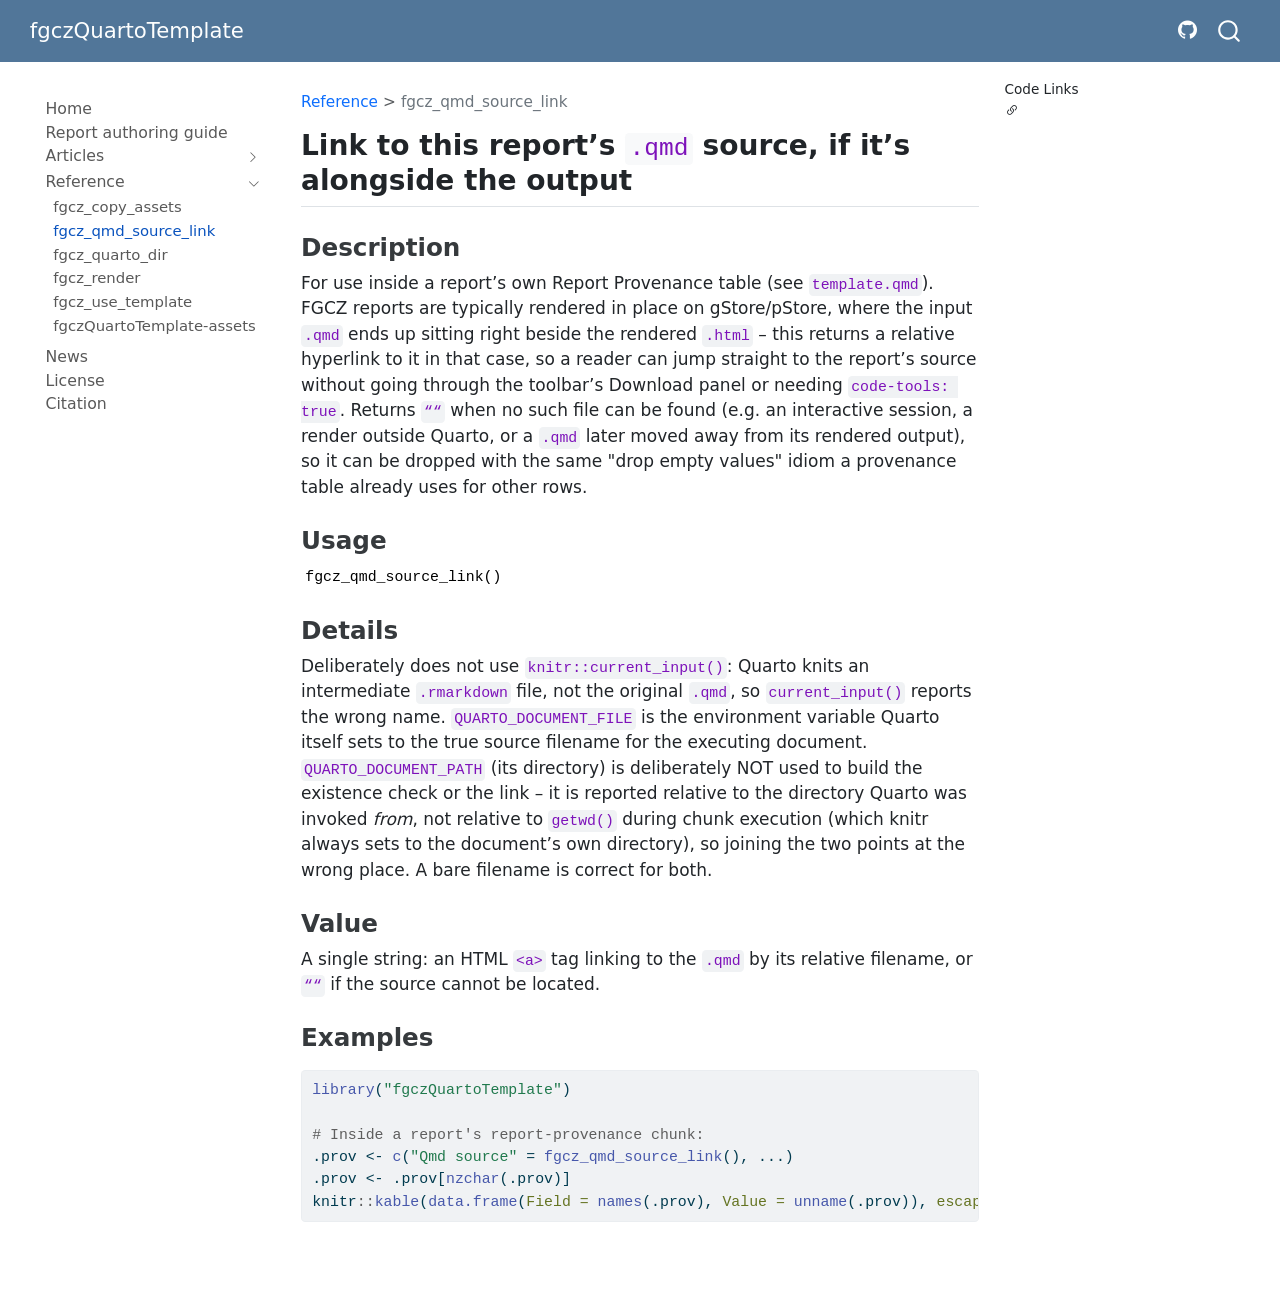
<file: man/fgcz_qmd_source_link.html>
<!DOCTYPE html>
<html xmlns="http://www.w3.org/1999/xhtml" lang="en" xml:lang="en"><head>

<meta charset="utf-8">
<meta name="generator" content="quarto-1.11.9">

<meta name="viewport" content="width=device-width, initial-scale=1.0, user-scalable=yes">


<title>fgcz_qmd_source_link – fgczQuartoTemplate</title>
<style>
/* Default styles provided by pandoc.
** See https://pandoc.org/MANUAL.html#variables-for-html for config info.
*/
span.smallcaps{font-variant: small-caps;}
div.columns{display: flex; gap: 1.5em;}
div.column{flex: auto;}
@media screen {
div.columns{gap: min(4vw, 1.5em);}
div.column{overflow-x: auto;}
}
div.hanging-indent{margin-left: 1.5em; text-indent: -1.5em;}
ul.task-list{list-style: none;}
ul.task-list li input[type="checkbox"] {
  width: 0.8em;
  margin: 0 0.8em 0.2em -1em; /* quarto-specific, see https://github.com/quarto-dev/quarto-cli/issues/4556 */ 
  vertical-align: middle;
}
/* CSS for syntax highlighting */
html { -webkit-text-size-adjust: 100%; }
pre > code.sourceCode { white-space: pre; position: relative; }
pre > code.sourceCode > span { display: inline-block; line-height: 1.25; }
pre > code.sourceCode > span:empty { height: 1.2em; }
.sourceCode { overflow: visible; }
code.sourceCode > span { color: inherit; text-decoration: inherit; }
div.sourceCode { margin: 1em 0; }
pre.sourceCode { margin: 0; }
@media screen {
div.sourceCode { overflow: auto; }
}
@media print {
pre > code.sourceCode { white-space: pre-wrap; }
pre > code.sourceCode > span { text-indent: -5em; padding-left: 5em; }
}
pre.numberSource code
  { counter-reset: source-line 0; }
pre.numberSource code > span
  { position: relative; left: -4em; counter-increment: source-line; }
pre.numberSource code > span > a:first-child::before
  { content: counter(source-line);
    position: relative; left: -1em; text-align: right; vertical-align: baseline;
    border: none; display: inline-block;
    -webkit-touch-callout: none; -webkit-user-select: none;
    -khtml-user-select: none; -moz-user-select: none;
    -ms-user-select: none; user-select: none;
    padding: 0 4px; width: 4em;
  }
pre.numberSource { margin-left: 3em;  padding-left: 4px; }
div.sourceCode
  {   }
@media screen {
pre > code.sourceCode > span > a:first-child::before { text-decoration: underline; }
}
</style>


<script src="../site_libs/quarto-nav/quarto-nav.js"></script>
<script src="../site_libs/quarto-nav/headroom.min.js"></script>
<script src="../site_libs/clipboard/clipboard.min.js"></script>
<script src="../site_libs/quarto-search/autocomplete.umd.js"></script>
<script src="../site_libs/quarto-search/fuse.min.js"></script>
<script src="../site_libs/quarto-search/quarto-search.js"></script>
<meta name="quarto:offset" content="../">
<script src="../site_libs/quarto-html/quarto.js" type="module"></script>
<script src="../site_libs/quarto-html/tabsets/tabsets.js" type="module"></script>
<script src="../site_libs/quarto-html/scrollable-regions/scrollable-regions.js" type="module"></script>
<script src="../site_libs/quarto-html/popper.min.js"></script>
<script src="../site_libs/quarto-html/tippy.umd.min.js"></script>
<script src="../site_libs/quarto-html/anchor.min.js"></script>
<link href="../site_libs/quarto-html/tippy.css" rel="stylesheet">
<link href="../site_libs/quarto-html/quarto-syntax-highlighting-63b5708e65d6cd79cd7618c58d0c21e7.css" rel="stylesheet" id="quarto-text-highlighting-styles">
<script src="../site_libs/bootstrap/bootstrap.min.js"></script>
<link href="../site_libs/bootstrap/bootstrap-icons.css" rel="stylesheet">
<link href="../site_libs/bootstrap/bootstrap-b54df9fb5010a34dec8c6a1865e1addd.min.css" rel="stylesheet" append-hash="true" id="quarto-bootstrap" data-mode="light">
<script id="quarto-search-options" type="application/json">{
  "location": "navbar",
  "copy-button": false,
  "collapse-after": 3,
  "panel-placement": "end",
  "type": "overlay",
  "limit": 50,
  "keyboard-shortcut": [
    "f",
    "/",
    "s"
  ],
  "show-item-context": false,
  "language": {
    "search-no-results-text": "No results",
    "search-matching-documents-text": "matching documents",
    "search-copy-link-title": "Copy link to search",
    "search-hide-matches-text": "Hide additional matches",
    "search-more-match-text": "more match in this document",
    "search-more-matches-text": "more matches in this document",
    "search-clear-button-title": "Clear",
    "search-text-placeholder": "",
    "search-detached-cancel-button-title": "Cancel",
    "search-submit-button-title": "Submit",
    "search-label": "Search"
  }
}</script>


</head>

<body class="nav-sidebar floating nav-fixed quarto-light"><a id="quarto-skip-link" class="visually-hidden-focusable" href="#quarto-document-content">Skip to main content</a>

<div id="quarto-search-results"></div>
  <header id="quarto-header" class="headroom fixed-top">
    <nav class="navbar navbar-expand-lg " data-bs-theme="dark" aria-label="Site">
      <div class="navbar-container container-fluid">
      <div class="navbar-brand-container mx-auto">
    <a class="navbar-brand" href="../index.html">
    <span class="navbar-title">fgczQuartoTemplate</span>
    </a>
  </div>
          <button class="navbar-toggler" type="button" data-bs-toggle="collapse" data-bs-target="#navbarCollapse" aria-controls="navbarCollapse" aria-expanded="false" aria-label="Toggle navigation" onclick="if (window.quartoToggleHeadroom) { window.quartoToggleHeadroom(); }">
  <span class="navbar-toggler-icon"></span>
</button>
          <div class="collapse navbar-collapse" id="navbarCollapse">
            <ul class="navbar-nav navbar-nav-scroll ms-auto">
  <li class="nav-item compact">
    <a class="nav-link" href="https://github.com/fgcz/fgczQuartoTemplate"> <i class="bi bi-github" role="img" aria-label="fgczQuartoTemplate GitHub">
</i> 
<span class="menu-text"></span></a>
  </li>  
</ul>
          </div> <!-- /navcollapse -->
            <div class="quarto-navbar-tools">
</div>
            <div id="quarto-search" class="" title="Search"></div>
      </div> <!-- /container-fluid -->
    </nav>
  <nav class="quarto-secondary-nav" aria-label="Toolbar">
    <div class="container-fluid d-flex">
      <button type="button" class="quarto-btn-toggle btn" data-bs-toggle="collapse" role="button" data-bs-target=".quarto-sidebar-collapse-item" aria-controls="quarto-sidebar" aria-expanded="false" aria-label="Toggle sidebar navigation" onclick="if (window.quartoToggleHeadroom) { window.quartoToggleHeadroom(); }">
        <i class="bi bi-layout-text-sidebar-reverse"></i>
      </button>
        <nav class="quarto-page-breadcrumbs" aria-label="Breadcrumbs"><ol class="breadcrumb"><li class="breadcrumb-item"><a href="../man/fgcz_copy_assets.html">Reference</a></li><li class="breadcrumb-item"><a href="../man/fgcz_qmd_source_link.html">fgcz_qmd_source_link</a></li></ol></nav>
        <a class="flex-grow-1" data-bs-toggle="collapse" data-bs-target=".quarto-sidebar-collapse-item" onclick="if (window.quartoToggleHeadroom) { window.quartoToggleHeadroom(); }">      
        </a>
    </div>
  </nav>
</header>
<!-- content -->
<div id="quarto-content" class="quarto-container page-columns page-rows-contents page-layout-article page-navbar">
<!-- sidebar -->
  <nav id="quarto-sidebar" class="sidebar collapse collapse-horizontal quarto-sidebar-collapse-item sidebar-navigation floating overflow-auto" aria-label="Section">
    <div class="sidebar-menu-container"> 
    <ul class="list-unstyled mt-1">
        <li class="sidebar-item">
  <div class="sidebar-item-container"> 
  <a href="../index.html" class="sidebar-item-text sidebar-link">
 <span class="menu-text">Home</span></a>
  </div>
</li>
        <li class="sidebar-item">
  <div class="sidebar-item-container"> 
  <a href="../fgcz-quarto-reports.html" class="sidebar-item-text sidebar-link">
 <span class="menu-text">Report authoring guide</span></a>
  </div>
</li>
        <li class="sidebar-item sidebar-item-section">
      <div class="sidebar-item-container"> 
            <button type="button" class="sidebar-item-text sidebar-item-toggle sidebar-link text-start collapsed" data-bs-toggle="collapse" data-bs-target="#quarto-sidebar-section-1" aria-controls="quarto-sidebar-section-1" aria-expanded="false">
 <span class="menu-text" id="quarto-sidebar-section-1-label">Articles</span><i class="bi bi-chevron-right" aria-hidden="true"></i></button>
      </div>
      <ul id="quarto-sidebar-section-1" aria-labelledby="quarto-sidebar-section-1-label" class="collapse list-unstyled sidebar-section depth1 ">  
          <li class="sidebar-item">
  <div class="sidebar-item-container"> 
  <a href="../vignettes/example-report.html" class="sidebar-item-text sidebar-link">
 <span class="menu-text">FGCZ tabset layout example</span></a>
  </div>
</li>
          <li class="sidebar-item">
  <div class="sidebar-item-container"> 
  <a href="../vignettes/fgczQuartoTemplate.html" class="sidebar-item-text sidebar-link">
 <span class="menu-text">Using the FGCZ Quarto report templates</span></a>
  </div>
</li>
      </ul>
  </li>
        <li class="sidebar-item sidebar-item-section">
      <div class="sidebar-item-container"> 
            <button type="button" class="sidebar-item-text sidebar-item-toggle sidebar-link text-start" data-bs-toggle="collapse" data-bs-target="#quarto-sidebar-section-2" aria-controls="quarto-sidebar-section-2" aria-expanded="true">
 <span class="menu-text" id="quarto-sidebar-section-2-label">Reference</span><i class="bi bi-chevron-right" aria-hidden="true"></i></button>
      </div>
      <ul id="quarto-sidebar-section-2" aria-labelledby="quarto-sidebar-section-2-label" class="collapse list-unstyled sidebar-section depth1 show">  
          <li class="sidebar-item">
  <div class="sidebar-item-container"> 
  <a href="../man/fgcz_copy_assets.html" class="sidebar-item-text sidebar-link">
 <span class="menu-text">fgcz_copy_assets</span></a>
  </div>
</li>
          <li class="sidebar-item">
  <div class="sidebar-item-container"> 
  <a href="../man/fgcz_qmd_source_link.html" class="sidebar-item-text sidebar-link active">
 <span class="menu-text">fgcz_qmd_source_link</span></a>
  </div>
</li>
          <li class="sidebar-item">
  <div class="sidebar-item-container"> 
  <a href="../man/fgcz_quarto_dir.html" class="sidebar-item-text sidebar-link">
 <span class="menu-text">fgcz_quarto_dir</span></a>
  </div>
</li>
          <li class="sidebar-item">
  <div class="sidebar-item-container"> 
  <a href="../man/fgcz_render.html" class="sidebar-item-text sidebar-link">
 <span class="menu-text">fgcz_render</span></a>
  </div>
</li>
          <li class="sidebar-item">
  <div class="sidebar-item-container"> 
  <a href="../man/fgcz_use_template.html" class="sidebar-item-text sidebar-link">
 <span class="menu-text">fgcz_use_template</span></a>
  </div>
</li>
          <li class="sidebar-item">
  <div class="sidebar-item-container"> 
  <a href="../man/fgczQuartoTemplate-assets.html" class="sidebar-item-text sidebar-link">
 <span class="menu-text">fgczQuartoTemplate-assets</span></a>
  </div>
</li>
      </ul>
  </li>
        <li class="sidebar-item">
  <div class="sidebar-item-container"> 
  <a href="../NEWS.html" class="sidebar-item-text sidebar-link">
 <span class="menu-text">News</span></a>
  </div>
</li>
        <li class="sidebar-item">
  <div class="sidebar-item-container"> 
  <a href="../LICENSE.html" class="sidebar-item-text sidebar-link">
 <span class="menu-text">License</span></a>
  </div>
</li>
        <li class="sidebar-item">
  <div class="sidebar-item-container"> 
  <a href="../CITATION.html" class="sidebar-item-text sidebar-link">
 <span class="menu-text">Citation</span></a>
  </div>
</li>
    </ul>
    </div>
</nav>
<div id="quarto-sidebar-glass" class="quarto-sidebar-collapse-item" data-bs-toggle="collapse" data-bs-target=".quarto-sidebar-collapse-item"></div>
<!-- margin-sidebar -->
    <div id="quarto-margin-sidebar" class="sidebar margin-sidebar">
        
    <div class="quarto-code-links"><h2>Code Links</h2><ul><li><a href="undefined"><i class="bi bi-link-45deg"></i></a></li></ul></div></div>
<!-- main -->
<main class="content" id="quarto-document-content" tabindex="-1"><header id="title-block-header" class="quarto-title-block"><nav class="quarto-page-breadcrumbs quarto-title-breadcrumbs d-none d-lg-block" aria-label="Breadcrumbs"><ol class="breadcrumb"><li class="breadcrumb-item"><a href="../man/fgcz_copy_assets.html">Reference</a></li><li class="breadcrumb-item"><a href="../man/fgcz_qmd_source_link.html">fgcz_qmd_source_link</a></li></ol></nav></header>




<section id="link-to-this-reports-.qmd-source-if-its-alongside-the-output" class="level2 unnumbered">
<h2 class="unnumbered anchored" data-anchor-id="link-to-this-reports-.qmd-source-if-its-alongside-the-output">Link to this report’s <code>.qmd</code> source, if it’s alongside the output</h2>
<section id="description" class="level3">
<h3 class="anchored" data-anchor-id="description">Description</h3>
<p>For use inside a report’s own Report Provenance table (see <code>template.qmd</code>). FGCZ reports are typically rendered in place on gStore/pStore, where the input <code>.qmd</code> ends up sitting right beside the rendered <code>.html</code> – this returns a relative hyperlink to it in that case, so a reader can jump straight to the report’s source without going through the toolbar’s Download panel or needing <code>code-tools: true</code>. Returns <code>““</code> when no such file can be found (e.g.&nbsp;an interactive session, a render outside Quarto, or a <code>.qmd</code> later moved away from its rendered output), so it can be dropped with the same "drop empty values" idiom a provenance table already uses for other rows.</p>
</section>
<section id="usage" class="level3">
<h3 class="anchored" data-anchor-id="usage">Usage</h3>
<pre><code class="language-R">fgcz_qmd_source_link()
</code></pre>
</section>
<section id="details" class="level3">
<h3 class="anchored" data-anchor-id="details">Details</h3>
<p>Deliberately does not use <code>knitr::current_input()</code>: Quarto knits an intermediate <code>.rmarkdown</code> file, not the original <code>.qmd</code>, so <code>current_input()</code> reports the wrong name. <code>QUARTO_DOCUMENT_FILE</code> is the environment variable Quarto itself sets to the true source filename for the executing document. <code>QUARTO_DOCUMENT_PATH</code> (its directory) is deliberately NOT used to build the existence check or the link – it is reported relative to the directory Quarto was invoked <em>from</em>, not relative to <code>getwd()</code> during chunk execution (which knitr always sets to the document’s own directory), so joining the two points at the wrong place. A bare filename is correct for both.</p>
</section>
<section id="value" class="level3">
<h3 class="anchored" data-anchor-id="value">Value</h3>
<p>A single string: an HTML <code style="white-space: pre;">&lt;a&gt;</code> tag linking to the <code>.qmd</code> by its relative filename, or <code>““</code> if the source cannot be located.</p>
</section>
<section id="examples" class="level3">
<h3 class="anchored" data-anchor-id="examples">Examples</h3>
<div class="cell">
<div class="code-copy-outer-scaffold"><div class="sourceCode cell-code" id="cb1"><pre class="sourceCode r code-with-copy"><code class="sourceCode r"><span id="cb1-1"><a href="#cb1-1" aria-hidden="true" tabindex="-1"></a><span class="fu">library</span>(<span class="st">"fgczQuartoTemplate"</span>)</span>
<span id="cb1-2"><a href="#cb1-2" aria-hidden="true" tabindex="-1"></a></span>
<span id="cb1-3"><a href="#cb1-3" aria-hidden="true" tabindex="-1"></a><span class="co"># Inside a report's report-provenance chunk:</span></span>
<span id="cb1-4"><a href="#cb1-4" aria-hidden="true" tabindex="-1"></a>.prov <span class="ot">&lt;-</span> <span class="fu">c</span>(<span class="st">"Qmd source"</span> <span class="ot">=</span> <span class="fu">fgcz_qmd_source_link</span>(), ...)</span>
<span id="cb1-5"><a href="#cb1-5" aria-hidden="true" tabindex="-1"></a>.prov <span class="ot">&lt;-</span> .prov[<span class="fu">nzchar</span>(.prov)]</span>
<span id="cb1-6"><a href="#cb1-6" aria-hidden="true" tabindex="-1"></a>knitr<span class="sc">::</span><span class="fu">kable</span>(<span class="fu">data.frame</span>(<span class="at">Field =</span> <span class="fu">names</span>(.prov), <span class="at">Value =</span> <span class="fu">unname</span>(.prov)), <span class="at">escape =</span> <span class="cn">FALSE</span>)</span></code></pre></div><button title="Copy to Clipboard" class="code-copy-button"><i class="bi"></i></button></div>
</div>


</section>
</section>

</main> <!-- /main -->
<script id="quarto-html-after-body" type="application/javascript">
  window.document.addEventListener("DOMContentLoaded", function (event) {
    const icon = "";
    const anchorJS = new window.AnchorJS();
    anchorJS.options = {
      placement: 'right',
      icon: icon
    };
    anchorJS.add('.anchored');
    const isCodeAnnotation = (el) => {
      for (const clz of el.classList) {
        if (clz.startsWith('code-annotation-')) {                     
          return true;
        }
      }
      return false;
    }
    const onCopySuccess = function(e) {
      // button target
      const button = e.trigger;
      // don't keep focus
      button.blur();
      // flash "checked"
      button.classList.add('code-copy-button-checked');
      var currentTitle = button.getAttribute("title");
      button.setAttribute("title", "Copied!");
      let tooltip;
      if (window.bootstrap) {
        button.setAttribute("data-bs-toggle", "tooltip");
        button.setAttribute("data-bs-placement", "left");
        button.setAttribute("data-bs-title", "Copied!");
        tooltip = new bootstrap.Tooltip(button, 
          { trigger: "manual", 
            customClass: "code-copy-button-tooltip",
            offset: [0, -8]});
        tooltip.show();    
      }
      setTimeout(function() {
        if (tooltip) {
          tooltip.hide();
          button.removeAttribute("data-bs-title");
          button.removeAttribute("data-bs-toggle");
          button.removeAttribute("data-bs-placement");
        }
        button.setAttribute("title", currentTitle);
        button.classList.remove('code-copy-button-checked');
      }, 1000);
      // clear code selection
      e.clearSelection();
    }
    const getTextToCopy = function(trigger) {
      const outerScaffold = trigger.parentElement.cloneNode(true);
      const codeEl = outerScaffold.querySelector('code');
      for (const childEl of codeEl.children) {
        if (isCodeAnnotation(childEl)) {
          childEl.remove();
        }
      }
      return codeEl.innerText;
    }
    const clipboard = new window.ClipboardJS('.code-copy-button:not([data-in-quarto-modal])', {
      text: getTextToCopy
    });
    clipboard.on('success', onCopySuccess);
    if (window.document.getElementById('quarto-embedded-source-code-modal')) {
      const clipboardModal = new window.ClipboardJS('.code-copy-button[data-in-quarto-modal]', {
        text: getTextToCopy,
        container: window.document.getElementById('quarto-embedded-source-code-modal')
      });
      clipboardModal.on('success', onCopySuccess);
    }
      var localhostRegex = new RegExp(/^(?:http|https):\/\/localhost\:?[0-9]*\//);
      var mailtoRegex = new RegExp(/^mailto:/);
        var filterRegex = new RegExp('/' + window.location.host + '/');
      var isInternal = (href) => {
          return filterRegex.test(href) || localhostRegex.test(href) || mailtoRegex.test(href);
      }
      // Inspect non-navigation links and adorn them if external
      window.quartoDecorateExternalLinks = function (root) {
     var links = (root || window.document).querySelectorAll('a[href]:not(.nav-link):not(.navbar-brand):not(.toc-action):not(.sidebar-link):not(.sidebar-item-toggle):not(.pagination-link):not(.no-external):not([aria-hidden]):not(.dropdown-item):not(.quarto-navigation-tool):not(.about-link)');
      for (var i=0; i<links.length; i++) {
        const link = links[i];
        if (!isInternal(link.href)) {
          // undo the damage that might have been done by quarto-nav.js in the case of
          // links that we want to consider external
          if (link.dataset.originalHref !== undefined) {
            link.href = link.dataset.originalHref;
          }
          if (!link.classList.contains('no-external-icon')) {
          }
        }
      }
      };
      window.quartoDecorateExternalLinks(window.document);
    // Esc closes the popup (WCAG 1.4.13) and focus leaving both trigger and
    // popup closes it (WCAG 2.4.11); tippy handles neither for interactive popups.
    const hideOnEscAndFocusOut = {
      name: 'hideOnEscAndFocusOut',
      defaultValue: true,
      fn(instance) {
        const dismiss = () => {
          // A show scheduled by the trigger delay would otherwise reopen it
          instance.clearDelayTimeouts();
          instance.hide();
        };
        const onKeyDown = (event) => {
          if (event.key !== 'Escape') {
            return;
          }
          // Keep Esc from also reaching page handlers (e.g. reveal.js overview),
          // except an open reveal.js slide menu, which Esc should close too.
          // The menu handles keys only when its keyboard option is on.
          const menuHandlesEsc = window.Reveal?.getPlugin?.('menu')?.isOpen() &&
            window.Reveal.getConfig().menu?.keyboard !== false;
          if (!menuHandlesEsc) {
            event.stopPropagation();
          }
          if (instance.popper.contains(window.document.activeElement)) {
            // Disabled while refocusing so the focus trigger does not reopen it
            instance.disable();
            instance.reference.focus();
            instance.enable();
          }
          dismiss();
        };
        const onFocusOut = (event) => {
          const target = event.relatedTarget;
          if (target && !instance.reference.contains(target) &&
              !instance.popper.contains(target)) {
            dismiss();
          }
        };
        // On the trigger too: a click trigger (code-annotations: select) has no
        // blur handling. Attached for the instance's lifetime so leaving the
        // trigger also cancels a show still pending on the trigger delay.
        instance.reference.addEventListener('focusout', onFocusOut);
        return {
          onShow() {
            window.document.addEventListener('keydown', onKeyDown, true);
            instance.popper.addEventListener('focusout', onFocusOut);
          },
          onHide() {
            window.document.removeEventListener('keydown', onKeyDown, true);
            instance.popper.removeEventListener('focusout', onFocusOut);
          },
          onDestroy() {
            instance.reference.removeEventListener('focusout', onFocusOut);
          },
        };
      },
    };
    function tippyHover(el, contentFn, onTriggerFn, onUntriggerFn) {
      const config = {
        allowHTML: true,
        maxWidth: 500,
        delay: 100,
        arrow: false,
        appendTo: function(el) {
            return el.parentElement;
        },
        interactive: true,
        interactiveBorder: 10,
        theme: 'quarto',
        placement: 'bottom-start',
        plugins: [hideOnEscAndFocusOut],
      };
      if (contentFn) {
        config.content = contentFn;
      }
      if (onTriggerFn) {
        config.onTrigger = onTriggerFn;
      }
      if (onUntriggerFn) {
        config.onUntrigger = onUntriggerFn;
      }
      window.tippy(el, config); 
    }
    const noterefs = window.document.querySelectorAll('a[role="doc-noteref"]');
    for (var i=0; i<noterefs.length; i++) {
      const ref = noterefs[i];
      tippyHover(ref, function() {
        // use id or data attribute instead here
        let href = ref.getAttribute('data-footnote-href') || ref.getAttribute('href');
        try { href = new URL(href).hash; } catch {}
        const id = href.replace(/^#\/?/, "");
        const note = window.document.getElementById(id);
        if (note) {
          return note.innerHTML;
        } else {
          return "";
        }
      });
    }
    const xrefs = window.document.querySelectorAll('a.quarto-xref');
    const processXRef = (id, note) => {
      // Strip column container classes
      const stripColumnClz = (el) => {
        el.classList.remove("page-full", "page-columns");
        if (el.children) {
          for (const child of el.children) {
            stripColumnClz(child);
          }
        }
      }
      stripColumnClz(note)
      if (id === null || id.startsWith('sec-')) {
        // Special case sections, only their first couple elements
        const container = document.createElement("div");
        if (note.children && note.children.length > 2) {
          container.appendChild(note.children[0].cloneNode(true));
          for (let i = 1; i < note.children.length; i++) {
            const child = note.children[i];
            if (child.tagName === "P" && child.innerText === "") {
              continue;
            } else {
              container.appendChild(child.cloneNode(true));
              break;
            }
          }
          if (window.Quarto?.typesetMath) {
            window.Quarto.typesetMath(container);
          }
          return container.innerHTML
        } else {
          if (window.Quarto?.typesetMath) {
            window.Quarto.typesetMath(note);
          }
          return note.innerHTML;
        }
      } else {
        // Remove any anchor links if they are present
        const anchorLink = note.querySelector('a.anchorjs-link');
        if (anchorLink) {
          anchorLink.remove();
        }
        if (window.Quarto?.typesetMath) {
          window.Quarto.typesetMath(note);
        }
        if (note.classList.contains("callout")) {
          return note.outerHTML;
        } else {
          return note.innerHTML;
        }
      }
    }
    for (var i=0; i<xrefs.length; i++) {
      const xref = xrefs[i];
      tippyHover(xref, undefined, function(instance) {
        instance.disable();
        let url = xref.getAttribute('href');
        let hash = undefined; 
        if (url.startsWith('#')) {
          hash = url;
        } else {
          try { hash = new URL(url).hash; } catch {}
        }
        if (hash) {
          const id = hash.replace(/^#\/?/, "");
          const note = window.document.getElementById(id);
          if (note !== null) {
            try {
              const html = processXRef(id, note.cloneNode(true));
              instance.setContent(html);
            } finally {
              instance.enable();
              instance.show();
            }
          } else {
            // See if we can fetch this
            fetch(url.split('#')[0])
            .then(res => res.text())
            .then(html => {
              const parser = new DOMParser();
              const htmlDoc = parser.parseFromString(html, "text/html");
              const note = htmlDoc.getElementById(id);
              if (note !== null) {
                const html = processXRef(id, note);
                instance.setContent(html);
              } 
            }).finally(() => {
              instance.enable();
              instance.show();
            });
          }
        } else {
          // See if we can fetch a full url (with no hash to target)
          // This is a special case and we should probably do some content thinning / targeting
          fetch(url)
          .then(res => res.text())
          .then(html => {
            const parser = new DOMParser();
            const htmlDoc = parser.parseFromString(html, "text/html");
            const note = htmlDoc.querySelector('main.content');
            if (note !== null) {
              // This should only happen for chapter cross references
              // (since there is no id in the URL)
              // remove the first header
              if (note.children.length > 0 && note.children[0].tagName === "HEADER") {
                note.children[0].remove();
              }
              const html = processXRef(null, note);
              instance.setContent(html);
            } 
          }).finally(() => {
            instance.enable();
            instance.show();
          });
        }
      }, function(instance) {
      });
    }
        let selectedAnnoteEl;
        const selectorForAnnotation = ( cell, annotation) => {
          let cellAttr = 'data-code-cell="' + cell + '"';
          let lineAttr = 'data-code-annotation="' +  annotation + '"';
          const selector = 'span[' + cellAttr + '][' + lineAttr + ']';
          return selector;
        }
        const selectCodeLines = (annoteEl) => {
          const doc = window.document;
          const targetCell = annoteEl.getAttribute("data-target-cell");
          const targetAnnotation = annoteEl.getAttribute("data-target-annotation");
          const annoteSpan = window.document.querySelector(selectorForAnnotation(targetCell, targetAnnotation));
          const lines = annoteSpan.getAttribute("data-code-lines").split(",");
          const lineIds = lines.map((line) => {
            return targetCell + "-" + line;
          })
          // Each band is positioned against its own containing block, which is
          // not the offsetParent of the lines, so place it from client rects.
          const placeBand = (band, firstEl, lastEl, codeBlock) => {
            const container = band.offsetParent;
            if (container === null) {
              return;
            }
            const containerRect = container.getBoundingClientRect();
            // Reveal.js scales slides with a transform, so convert client
            // pixels back to the CSS pixels of the container.
            const scale = containerRect.height / container.offsetHeight || 1;
            const firstRect = firstEl.getBoundingClientRect();
            const lastRect = lastEl.getBoundingClientRect();
            const top = (firstRect.top - containerRect.top) / scale - container.clientTop + container.scrollTop;
            const height = (lastRect.bottom - firstRect.top) / scale;
            band.style.top = top - 2 + "px";
            band.style.height = height + 4 + "px";
            if (codeBlock) {
              // Without the copy button wrapper, the containing block is wider
              // than the code block, so span the code block explicitly.
              const blockRect = codeBlock.getBoundingClientRect();
              band.style.left = (blockRect.left - containerRect.left) / scale - container.clientLeft + container.scrollLeft + "px";
              band.style.width = blockRect.width / scale + "px";
            }
          };
          if (lineIds.length > 0) {
            const el = window.document.getElementById(lineIds[0]);
            const lastEl = window.document.getElementById(lineIds[lineIds.length - 1]);
            const parent = el.parentElement.parentElement;
            // cook up a div (if necessary) and position it
            let div = window.document.getElementById("code-annotation-line-highlight");
            if (div === null) {
              div = window.document.createElement("div");
              div.setAttribute("id", "code-annotation-line-highlight");
              div.style.position = 'absolute';
              parent.appendChild(div);
            }
            placeBand(div, el, lastEl, parent.closest("div.sourceCode") || parent);
            let gutterDiv = window.document.getElementById("code-annotation-line-highlight-gutter");
            if (gutterDiv === null) {
              gutterDiv = window.document.createElement("div");
              gutterDiv.setAttribute("id", "code-annotation-line-highlight-gutter");
              gutterDiv.style.position = 'absolute';
              const codeCell = window.document.getElementById(targetCell);
              const gutter = codeCell.querySelector('.code-annotation-gutter');
              gutter.appendChild(gutterDiv);
            }
            placeBand(gutterDiv, el, lastEl);
            selectedAnnoteEl = annoteEl;
          }
        };
        const unselectCodeLines = () => {
          const elementsIds = ["code-annotation-line-highlight", "code-annotation-line-highlight-gutter"];
          elementsIds.forEach((elId) => {
            const div = window.document.getElementById(elId);
            if (div) {
              div.remove();
            }
          });
          selectedAnnoteEl = undefined;
        };
          // Handle positioning of the toggle
      window.addEventListener(
        "resize",
        throttle(() => {
          elRect = undefined;
          if (selectedAnnoteEl) {
            selectCodeLines(selectedAnnoteEl);
          }
        }, 10)
      );
      function throttle(fn, ms) {
      let throttle = false;
      let timer;
        return (...args) => {
          if(!throttle) { // first call gets through
              fn.apply(this, args);
              throttle = true;
          } else { // all the others get throttled
              if(timer) clearTimeout(timer); // cancel #2
              timer = setTimeout(() => {
                fn.apply(this, args);
                timer = throttle = false;
              }, ms);
          }
        };
      }
        // Attach click handler to the DT
        const annoteDls = window.document.querySelectorAll('dt[data-target-cell]');
        for (const annoteDlNode of annoteDls) {
          annoteDlNode.addEventListener('click', (event) => {
            const clickedEl = event.target;
            if (clickedEl !== selectedAnnoteEl) {
              unselectCodeLines();
              const activeEl = window.document.querySelector('dt[data-target-cell].code-annotation-active');
              if (activeEl) {
                activeEl.classList.remove('code-annotation-active');
              }
              selectCodeLines(clickedEl);
              clickedEl.classList.add('code-annotation-active');
            } else {
              // Unselect the line
              unselectCodeLines();
              clickedEl.classList.remove('code-annotation-active');
            }
          });
        }
    const findCites = (el) => {
      const parentEl = el.parentElement;
      if (parentEl) {
        const cites = parentEl.dataset.cites;
        if (cites) {
          return {
            el,
            cites: cites.split(' ')
          };
        } else {
          return findCites(el.parentElement)
        }
      } else {
        return undefined;
      }
    };
    var bibliorefs = window.document.querySelectorAll('a[role="doc-biblioref"]');
    for (var i=0; i<bibliorefs.length; i++) {
      const ref = bibliorefs[i];
      const citeInfo = findCites(ref);
      if (citeInfo) {
        tippyHover(citeInfo.el, function() {
          var popup = window.document.createElement('div');
          citeInfo.cites.forEach(function(cite) {
            var citeDiv = window.document.createElement('div');
            citeDiv.classList.add('hanging-indent');
            citeDiv.classList.add('csl-entry');
            var biblioDiv = window.document.getElementById('ref-' + cite);
            if (biblioDiv) {
              citeDiv.innerHTML = biblioDiv.innerHTML;
            }
            popup.appendChild(citeDiv);
          });
          return popup.innerHTML;
        });
      }
    }
  });
  </script>
  <script type="application/javascript">
  window.quartoScrollableRegionsLabels = {"code":"Scrollable code","output":"Scrollable output"};
  </script>
</div> <!-- /content -->




</body></html>
</file>
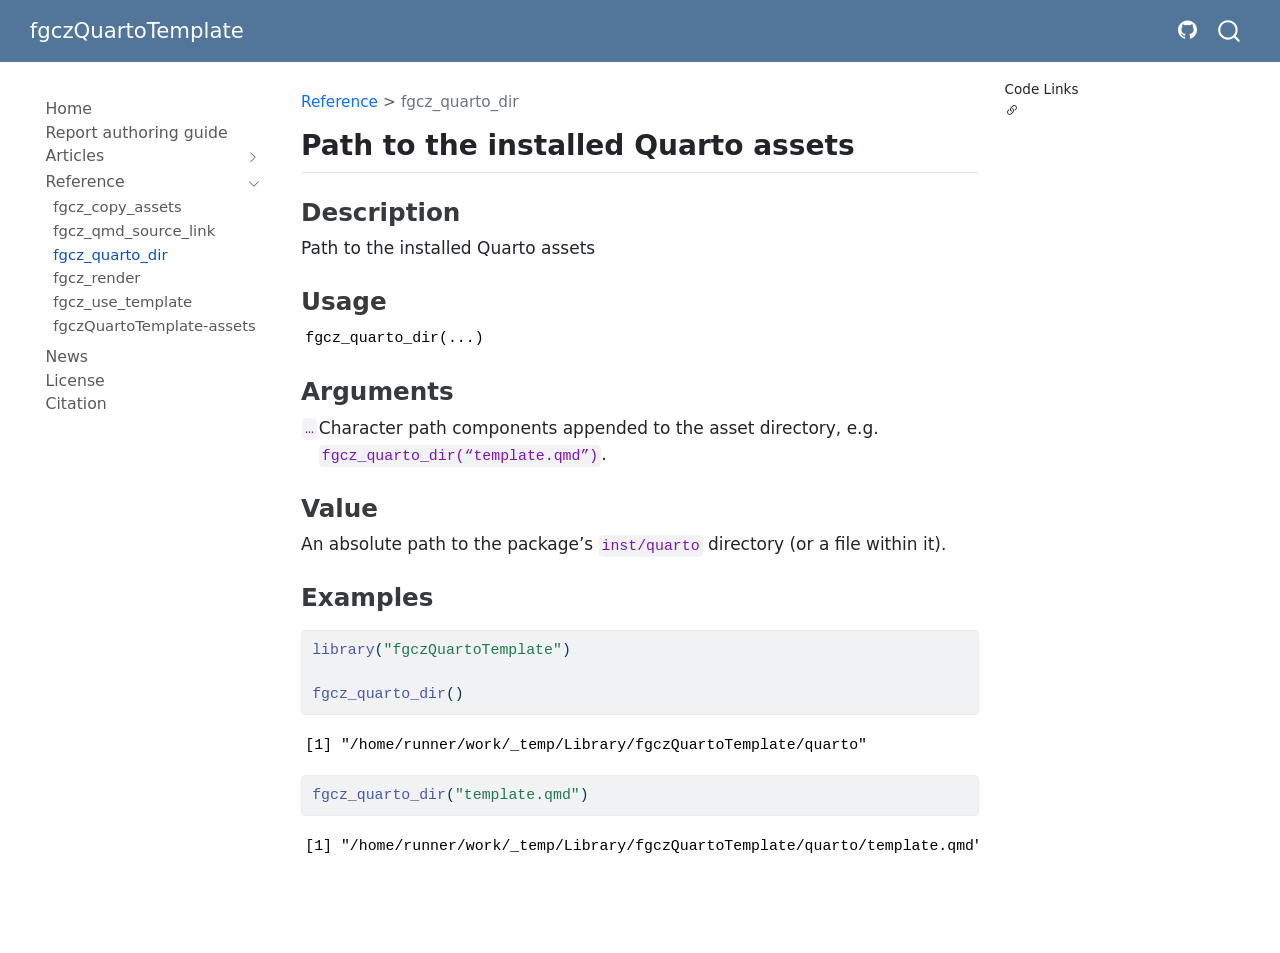
<file: man/fgcz_quarto_dir.html>
<!DOCTYPE html>
<html xmlns="http://www.w3.org/1999/xhtml" lang="en" xml:lang="en"><head>

<meta charset="utf-8">
<meta name="generator" content="quarto-1.11.9">

<meta name="viewport" content="width=device-width, initial-scale=1.0, user-scalable=yes">


<title>fgcz_quarto_dir – fgczQuartoTemplate</title>
<style>
/* Default styles provided by pandoc.
** See https://pandoc.org/MANUAL.html#variables-for-html for config info.
*/
span.smallcaps{font-variant: small-caps;}
div.columns{display: flex; gap: 1.5em;}
div.column{flex: auto;}
@media screen {
div.columns{gap: min(4vw, 1.5em);}
div.column{overflow-x: auto;}
}
div.hanging-indent{margin-left: 1.5em; text-indent: -1.5em;}
ul.task-list{list-style: none;}
ul.task-list li input[type="checkbox"] {
  width: 0.8em;
  margin: 0 0.8em 0.2em -1em; /* quarto-specific, see https://github.com/quarto-dev/quarto-cli/issues/4556 */ 
  vertical-align: middle;
}
/* CSS for syntax highlighting */
html { -webkit-text-size-adjust: 100%; }
pre > code.sourceCode { white-space: pre; position: relative; }
pre > code.sourceCode > span { display: inline-block; line-height: 1.25; }
pre > code.sourceCode > span:empty { height: 1.2em; }
.sourceCode { overflow: visible; }
code.sourceCode > span { color: inherit; text-decoration: inherit; }
div.sourceCode { margin: 1em 0; }
pre.sourceCode { margin: 0; }
@media screen {
div.sourceCode { overflow: auto; }
}
@media print {
pre > code.sourceCode { white-space: pre-wrap; }
pre > code.sourceCode > span { text-indent: -5em; padding-left: 5em; }
}
pre.numberSource code
  { counter-reset: source-line 0; }
pre.numberSource code > span
  { position: relative; left: -4em; counter-increment: source-line; }
pre.numberSource code > span > a:first-child::before
  { content: counter(source-line);
    position: relative; left: -1em; text-align: right; vertical-align: baseline;
    border: none; display: inline-block;
    -webkit-touch-callout: none; -webkit-user-select: none;
    -khtml-user-select: none; -moz-user-select: none;
    -ms-user-select: none; user-select: none;
    padding: 0 4px; width: 4em;
  }
pre.numberSource { margin-left: 3em;  padding-left: 4px; }
div.sourceCode
  {   }
@media screen {
pre > code.sourceCode > span > a:first-child::before { text-decoration: underline; }
}
</style>


<script src="../site_libs/quarto-nav/quarto-nav.js"></script>
<script src="../site_libs/quarto-nav/headroom.min.js"></script>
<script src="../site_libs/clipboard/clipboard.min.js"></script>
<script src="../site_libs/quarto-search/autocomplete.umd.js"></script>
<script src="../site_libs/quarto-search/fuse.min.js"></script>
<script src="../site_libs/quarto-search/quarto-search.js"></script>
<meta name="quarto:offset" content="../">
<script src="../site_libs/quarto-html/quarto.js" type="module"></script>
<script src="../site_libs/quarto-html/tabsets/tabsets.js" type="module"></script>
<script src="../site_libs/quarto-html/scrollable-regions/scrollable-regions.js" type="module"></script>
<script src="../site_libs/quarto-html/popper.min.js"></script>
<script src="../site_libs/quarto-html/tippy.umd.min.js"></script>
<script src="../site_libs/quarto-html/anchor.min.js"></script>
<link href="../site_libs/quarto-html/tippy.css" rel="stylesheet">
<link href="../site_libs/quarto-html/quarto-syntax-highlighting-63b5708e65d6cd79cd7618c58d0c21e7.css" rel="stylesheet" id="quarto-text-highlighting-styles">
<script src="../site_libs/bootstrap/bootstrap.min.js"></script>
<link href="../site_libs/bootstrap/bootstrap-icons.css" rel="stylesheet">
<link href="../site_libs/bootstrap/bootstrap-b54df9fb5010a34dec8c6a1865e1addd.min.css" rel="stylesheet" append-hash="true" id="quarto-bootstrap" data-mode="light">
<script id="quarto-search-options" type="application/json">{
  "location": "navbar",
  "copy-button": false,
  "collapse-after": 3,
  "panel-placement": "end",
  "type": "overlay",
  "limit": 50,
  "keyboard-shortcut": [
    "f",
    "/",
    "s"
  ],
  "show-item-context": false,
  "language": {
    "search-no-results-text": "No results",
    "search-matching-documents-text": "matching documents",
    "search-copy-link-title": "Copy link to search",
    "search-hide-matches-text": "Hide additional matches",
    "search-more-match-text": "more match in this document",
    "search-more-matches-text": "more matches in this document",
    "search-clear-button-title": "Clear",
    "search-text-placeholder": "",
    "search-detached-cancel-button-title": "Cancel",
    "search-submit-button-title": "Submit",
    "search-label": "Search"
  }
}</script>


</head>

<body class="nav-sidebar floating nav-fixed quarto-light"><a id="quarto-skip-link" class="visually-hidden-focusable" href="#quarto-document-content">Skip to main content</a>

<div id="quarto-search-results"></div>
  <header id="quarto-header" class="headroom fixed-top">
    <nav class="navbar navbar-expand-lg " data-bs-theme="dark" aria-label="Site">
      <div class="navbar-container container-fluid">
      <div class="navbar-brand-container mx-auto">
    <a class="navbar-brand" href="../index.html">
    <span class="navbar-title">fgczQuartoTemplate</span>
    </a>
  </div>
          <button class="navbar-toggler" type="button" data-bs-toggle="collapse" data-bs-target="#navbarCollapse" aria-controls="navbarCollapse" aria-expanded="false" aria-label="Toggle navigation" onclick="if (window.quartoToggleHeadroom) { window.quartoToggleHeadroom(); }">
  <span class="navbar-toggler-icon"></span>
</button>
          <div class="collapse navbar-collapse" id="navbarCollapse">
            <ul class="navbar-nav navbar-nav-scroll ms-auto">
  <li class="nav-item compact">
    <a class="nav-link" href="https://github.com/fgcz/fgczQuartoTemplate"> <i class="bi bi-github" role="img" aria-label="fgczQuartoTemplate GitHub">
</i> 
<span class="menu-text"></span></a>
  </li>  
</ul>
          </div> <!-- /navcollapse -->
            <div class="quarto-navbar-tools">
</div>
            <div id="quarto-search" class="" title="Search"></div>
      </div> <!-- /container-fluid -->
    </nav>
  <nav class="quarto-secondary-nav" aria-label="Toolbar">
    <div class="container-fluid d-flex">
      <button type="button" class="quarto-btn-toggle btn" data-bs-toggle="collapse" role="button" data-bs-target=".quarto-sidebar-collapse-item" aria-controls="quarto-sidebar" aria-expanded="false" aria-label="Toggle sidebar navigation" onclick="if (window.quartoToggleHeadroom) { window.quartoToggleHeadroom(); }">
        <i class="bi bi-layout-text-sidebar-reverse"></i>
      </button>
        <nav class="quarto-page-breadcrumbs" aria-label="Breadcrumbs"><ol class="breadcrumb"><li class="breadcrumb-item"><a href="../man/fgcz_copy_assets.html">Reference</a></li><li class="breadcrumb-item"><a href="../man/fgcz_quarto_dir.html">fgcz_quarto_dir</a></li></ol></nav>
        <a class="flex-grow-1" data-bs-toggle="collapse" data-bs-target=".quarto-sidebar-collapse-item" onclick="if (window.quartoToggleHeadroom) { window.quartoToggleHeadroom(); }">      
        </a>
    </div>
  </nav>
</header>
<!-- content -->
<div id="quarto-content" class="quarto-container page-columns page-rows-contents page-layout-article page-navbar">
<!-- sidebar -->
  <nav id="quarto-sidebar" class="sidebar collapse collapse-horizontal quarto-sidebar-collapse-item sidebar-navigation floating overflow-auto" aria-label="Section">
    <div class="sidebar-menu-container"> 
    <ul class="list-unstyled mt-1">
        <li class="sidebar-item">
  <div class="sidebar-item-container"> 
  <a href="../index.html" class="sidebar-item-text sidebar-link">
 <span class="menu-text">Home</span></a>
  </div>
</li>
        <li class="sidebar-item">
  <div class="sidebar-item-container"> 
  <a href="../fgcz-quarto-reports.html" class="sidebar-item-text sidebar-link">
 <span class="menu-text">Report authoring guide</span></a>
  </div>
</li>
        <li class="sidebar-item sidebar-item-section">
      <div class="sidebar-item-container"> 
            <button type="button" class="sidebar-item-text sidebar-item-toggle sidebar-link text-start collapsed" data-bs-toggle="collapse" data-bs-target="#quarto-sidebar-section-1" aria-controls="quarto-sidebar-section-1" aria-expanded="false">
 <span class="menu-text" id="quarto-sidebar-section-1-label">Articles</span><i class="bi bi-chevron-right" aria-hidden="true"></i></button>
      </div>
      <ul id="quarto-sidebar-section-1" aria-labelledby="quarto-sidebar-section-1-label" class="collapse list-unstyled sidebar-section depth1 ">  
          <li class="sidebar-item">
  <div class="sidebar-item-container"> 
  <a href="../vignettes/example-report.html" class="sidebar-item-text sidebar-link">
 <span class="menu-text">FGCZ tabset layout example</span></a>
  </div>
</li>
          <li class="sidebar-item">
  <div class="sidebar-item-container"> 
  <a href="../vignettes/fgczQuartoTemplate.html" class="sidebar-item-text sidebar-link">
 <span class="menu-text">Using the FGCZ Quarto report templates</span></a>
  </div>
</li>
      </ul>
  </li>
        <li class="sidebar-item sidebar-item-section">
      <div class="sidebar-item-container"> 
            <button type="button" class="sidebar-item-text sidebar-item-toggle sidebar-link text-start" data-bs-toggle="collapse" data-bs-target="#quarto-sidebar-section-2" aria-controls="quarto-sidebar-section-2" aria-expanded="true">
 <span class="menu-text" id="quarto-sidebar-section-2-label">Reference</span><i class="bi bi-chevron-right" aria-hidden="true"></i></button>
      </div>
      <ul id="quarto-sidebar-section-2" aria-labelledby="quarto-sidebar-section-2-label" class="collapse list-unstyled sidebar-section depth1 show">  
          <li class="sidebar-item">
  <div class="sidebar-item-container"> 
  <a href="../man/fgcz_copy_assets.html" class="sidebar-item-text sidebar-link">
 <span class="menu-text">fgcz_copy_assets</span></a>
  </div>
</li>
          <li class="sidebar-item">
  <div class="sidebar-item-container"> 
  <a href="../man/fgcz_qmd_source_link.html" class="sidebar-item-text sidebar-link">
 <span class="menu-text">fgcz_qmd_source_link</span></a>
  </div>
</li>
          <li class="sidebar-item">
  <div class="sidebar-item-container"> 
  <a href="../man/fgcz_quarto_dir.html" class="sidebar-item-text sidebar-link active">
 <span class="menu-text">fgcz_quarto_dir</span></a>
  </div>
</li>
          <li class="sidebar-item">
  <div class="sidebar-item-container"> 
  <a href="../man/fgcz_render.html" class="sidebar-item-text sidebar-link">
 <span class="menu-text">fgcz_render</span></a>
  </div>
</li>
          <li class="sidebar-item">
  <div class="sidebar-item-container"> 
  <a href="../man/fgcz_use_template.html" class="sidebar-item-text sidebar-link">
 <span class="menu-text">fgcz_use_template</span></a>
  </div>
</li>
          <li class="sidebar-item">
  <div class="sidebar-item-container"> 
  <a href="../man/fgczQuartoTemplate-assets.html" class="sidebar-item-text sidebar-link">
 <span class="menu-text">fgczQuartoTemplate-assets</span></a>
  </div>
</li>
      </ul>
  </li>
        <li class="sidebar-item">
  <div class="sidebar-item-container"> 
  <a href="../NEWS.html" class="sidebar-item-text sidebar-link">
 <span class="menu-text">News</span></a>
  </div>
</li>
        <li class="sidebar-item">
  <div class="sidebar-item-container"> 
  <a href="../LICENSE.html" class="sidebar-item-text sidebar-link">
 <span class="menu-text">License</span></a>
  </div>
</li>
        <li class="sidebar-item">
  <div class="sidebar-item-container"> 
  <a href="../CITATION.html" class="sidebar-item-text sidebar-link">
 <span class="menu-text">Citation</span></a>
  </div>
</li>
    </ul>
    </div>
</nav>
<div id="quarto-sidebar-glass" class="quarto-sidebar-collapse-item" data-bs-toggle="collapse" data-bs-target=".quarto-sidebar-collapse-item"></div>
<!-- margin-sidebar -->
    <div id="quarto-margin-sidebar" class="sidebar margin-sidebar">
        
    <div class="quarto-code-links"><h2>Code Links</h2><ul><li><a href="undefined"><i class="bi bi-link-45deg"></i></a></li></ul></div></div>
<!-- main -->
<main class="content" id="quarto-document-content" tabindex="-1"><header id="title-block-header" class="quarto-title-block"><nav class="quarto-page-breadcrumbs quarto-title-breadcrumbs d-none d-lg-block" aria-label="Breadcrumbs"><ol class="breadcrumb"><li class="breadcrumb-item"><a href="../man/fgcz_copy_assets.html">Reference</a></li><li class="breadcrumb-item"><a href="../man/fgcz_quarto_dir.html">fgcz_quarto_dir</a></li></ol></nav></header>




<section id="path-to-the-installed-quarto-assets" class="level2 unnumbered">
<h2 class="unnumbered anchored" data-anchor-id="path-to-the-installed-quarto-assets">Path to the installed Quarto assets</h2>
<section id="description" class="level3">
<h3 class="anchored" data-anchor-id="description">Description</h3>
<p>Path to the installed Quarto assets</p>
</section>
<section id="usage" class="level3">
<h3 class="anchored" data-anchor-id="usage">Usage</h3>
<pre><code class="language-R">fgcz_quarto_dir(...)
</code></pre>
</section>
<section id="arguments" class="level3">
<h3 class="anchored" data-anchor-id="arguments">Arguments</h3>
<table role="presentation">
<tbody><tr>
<td style="white-space: collapse; font-family: monospace; vertical-align: top">
<code id="...">…</code>
</td>
<td>
Character path components appended to the asset directory, e.g. <code>fgcz_quarto_dir(“template.qmd”)</code>.
</td>
</tr>
</tbody></table>
</section>
<section id="value" class="level3">
<h3 class="anchored" data-anchor-id="value">Value</h3>
<p>An absolute path to the package’s <code>inst/quarto</code> directory (or a file within it).</p>
</section>
<section id="examples" class="level3">
<h3 class="anchored" data-anchor-id="examples">Examples</h3>
<div class="cell">
<div class="code-copy-outer-scaffold"><div class="sourceCode cell-code" id="cb1"><pre class="sourceCode r code-with-copy"><code class="sourceCode r"><span id="cb1-1"><a href="#cb1-1" aria-hidden="true" tabindex="-1"></a><span class="fu">library</span>(<span class="st">"fgczQuartoTemplate"</span>)</span>
<span id="cb1-2"><a href="#cb1-2" aria-hidden="true" tabindex="-1"></a></span>
<span id="cb1-3"><a href="#cb1-3" aria-hidden="true" tabindex="-1"></a><span class="fu">fgcz_quarto_dir</span>()</span></code></pre></div><button title="Copy to Clipboard" class="code-copy-button"><i class="bi"></i></button></div>
<div class="cell-output cell-output-stdout">
<pre><code>[1] "/home/runner/work/_temp/Library/fgczQuartoTemplate/quarto"</code></pre>
</div>
<div class="code-copy-outer-scaffold"><div class="sourceCode cell-code" id="cb3"><pre class="sourceCode r code-with-copy"><code class="sourceCode r"><span id="cb3-1"><a href="#cb3-1" aria-hidden="true" tabindex="-1"></a><span class="fu">fgcz_quarto_dir</span>(<span class="st">"template.qmd"</span>)</span></code></pre></div><button title="Copy to Clipboard" class="code-copy-button"><i class="bi"></i></button></div>
<div class="cell-output cell-output-stdout">
<pre><code>[1] "/home/runner/work/_temp/Library/fgczQuartoTemplate/quarto/template.qmd"</code></pre>
</div>
</div>


</section>
</section>

</main> <!-- /main -->
<script id="quarto-html-after-body" type="application/javascript">
  window.document.addEventListener("DOMContentLoaded", function (event) {
    const icon = "";
    const anchorJS = new window.AnchorJS();
    anchorJS.options = {
      placement: 'right',
      icon: icon
    };
    anchorJS.add('.anchored');
    const isCodeAnnotation = (el) => {
      for (const clz of el.classList) {
        if (clz.startsWith('code-annotation-')) {                     
          return true;
        }
      }
      return false;
    }
    const onCopySuccess = function(e) {
      // button target
      const button = e.trigger;
      // don't keep focus
      button.blur();
      // flash "checked"
      button.classList.add('code-copy-button-checked');
      var currentTitle = button.getAttribute("title");
      button.setAttribute("title", "Copied!");
      let tooltip;
      if (window.bootstrap) {
        button.setAttribute("data-bs-toggle", "tooltip");
        button.setAttribute("data-bs-placement", "left");
        button.setAttribute("data-bs-title", "Copied!");
        tooltip = new bootstrap.Tooltip(button, 
          { trigger: "manual", 
            customClass: "code-copy-button-tooltip",
            offset: [0, -8]});
        tooltip.show();    
      }
      setTimeout(function() {
        if (tooltip) {
          tooltip.hide();
          button.removeAttribute("data-bs-title");
          button.removeAttribute("data-bs-toggle");
          button.removeAttribute("data-bs-placement");
        }
        button.setAttribute("title", currentTitle);
        button.classList.remove('code-copy-button-checked');
      }, 1000);
      // clear code selection
      e.clearSelection();
    }
    const getTextToCopy = function(trigger) {
      const outerScaffold = trigger.parentElement.cloneNode(true);
      const codeEl = outerScaffold.querySelector('code');
      for (const childEl of codeEl.children) {
        if (isCodeAnnotation(childEl)) {
          childEl.remove();
        }
      }
      return codeEl.innerText;
    }
    const clipboard = new window.ClipboardJS('.code-copy-button:not([data-in-quarto-modal])', {
      text: getTextToCopy
    });
    clipboard.on('success', onCopySuccess);
    if (window.document.getElementById('quarto-embedded-source-code-modal')) {
      const clipboardModal = new window.ClipboardJS('.code-copy-button[data-in-quarto-modal]', {
        text: getTextToCopy,
        container: window.document.getElementById('quarto-embedded-source-code-modal')
      });
      clipboardModal.on('success', onCopySuccess);
    }
      var localhostRegex = new RegExp(/^(?:http|https):\/\/localhost\:?[0-9]*\//);
      var mailtoRegex = new RegExp(/^mailto:/);
        var filterRegex = new RegExp('/' + window.location.host + '/');
      var isInternal = (href) => {
          return filterRegex.test(href) || localhostRegex.test(href) || mailtoRegex.test(href);
      }
      // Inspect non-navigation links and adorn them if external
      window.quartoDecorateExternalLinks = function (root) {
     var links = (root || window.document).querySelectorAll('a[href]:not(.nav-link):not(.navbar-brand):not(.toc-action):not(.sidebar-link):not(.sidebar-item-toggle):not(.pagination-link):not(.no-external):not([aria-hidden]):not(.dropdown-item):not(.quarto-navigation-tool):not(.about-link)');
      for (var i=0; i<links.length; i++) {
        const link = links[i];
        if (!isInternal(link.href)) {
          // undo the damage that might have been done by quarto-nav.js in the case of
          // links that we want to consider external
          if (link.dataset.originalHref !== undefined) {
            link.href = link.dataset.originalHref;
          }
          if (!link.classList.contains('no-external-icon')) {
          }
        }
      }
      };
      window.quartoDecorateExternalLinks(window.document);
    // Esc closes the popup (WCAG 1.4.13) and focus leaving both trigger and
    // popup closes it (WCAG 2.4.11); tippy handles neither for interactive popups.
    const hideOnEscAndFocusOut = {
      name: 'hideOnEscAndFocusOut',
      defaultValue: true,
      fn(instance) {
        const dismiss = () => {
          // A show scheduled by the trigger delay would otherwise reopen it
          instance.clearDelayTimeouts();
          instance.hide();
        };
        const onKeyDown = (event) => {
          if (event.key !== 'Escape') {
            return;
          }
          // Keep Esc from also reaching page handlers (e.g. reveal.js overview),
          // except an open reveal.js slide menu, which Esc should close too.
          // The menu handles keys only when its keyboard option is on.
          const menuHandlesEsc = window.Reveal?.getPlugin?.('menu')?.isOpen() &&
            window.Reveal.getConfig().menu?.keyboard !== false;
          if (!menuHandlesEsc) {
            event.stopPropagation();
          }
          if (instance.popper.contains(window.document.activeElement)) {
            // Disabled while refocusing so the focus trigger does not reopen it
            instance.disable();
            instance.reference.focus();
            instance.enable();
          }
          dismiss();
        };
        const onFocusOut = (event) => {
          const target = event.relatedTarget;
          if (target && !instance.reference.contains(target) &&
              !instance.popper.contains(target)) {
            dismiss();
          }
        };
        // On the trigger too: a click trigger (code-annotations: select) has no
        // blur handling. Attached for the instance's lifetime so leaving the
        // trigger also cancels a show still pending on the trigger delay.
        instance.reference.addEventListener('focusout', onFocusOut);
        return {
          onShow() {
            window.document.addEventListener('keydown', onKeyDown, true);
            instance.popper.addEventListener('focusout', onFocusOut);
          },
          onHide() {
            window.document.removeEventListener('keydown', onKeyDown, true);
            instance.popper.removeEventListener('focusout', onFocusOut);
          },
          onDestroy() {
            instance.reference.removeEventListener('focusout', onFocusOut);
          },
        };
      },
    };
    function tippyHover(el, contentFn, onTriggerFn, onUntriggerFn) {
      const config = {
        allowHTML: true,
        maxWidth: 500,
        delay: 100,
        arrow: false,
        appendTo: function(el) {
            return el.parentElement;
        },
        interactive: true,
        interactiveBorder: 10,
        theme: 'quarto',
        placement: 'bottom-start',
        plugins: [hideOnEscAndFocusOut],
      };
      if (contentFn) {
        config.content = contentFn;
      }
      if (onTriggerFn) {
        config.onTrigger = onTriggerFn;
      }
      if (onUntriggerFn) {
        config.onUntrigger = onUntriggerFn;
      }
      window.tippy(el, config); 
    }
    const noterefs = window.document.querySelectorAll('a[role="doc-noteref"]');
    for (var i=0; i<noterefs.length; i++) {
      const ref = noterefs[i];
      tippyHover(ref, function() {
        // use id or data attribute instead here
        let href = ref.getAttribute('data-footnote-href') || ref.getAttribute('href');
        try { href = new URL(href).hash; } catch {}
        const id = href.replace(/^#\/?/, "");
        const note = window.document.getElementById(id);
        if (note) {
          return note.innerHTML;
        } else {
          return "";
        }
      });
    }
    const xrefs = window.document.querySelectorAll('a.quarto-xref');
    const processXRef = (id, note) => {
      // Strip column container classes
      const stripColumnClz = (el) => {
        el.classList.remove("page-full", "page-columns");
        if (el.children) {
          for (const child of el.children) {
            stripColumnClz(child);
          }
        }
      }
      stripColumnClz(note)
      if (id === null || id.startsWith('sec-')) {
        // Special case sections, only their first couple elements
        const container = document.createElement("div");
        if (note.children && note.children.length > 2) {
          container.appendChild(note.children[0].cloneNode(true));
          for (let i = 1; i < note.children.length; i++) {
            const child = note.children[i];
            if (child.tagName === "P" && child.innerText === "") {
              continue;
            } else {
              container.appendChild(child.cloneNode(true));
              break;
            }
          }
          if (window.Quarto?.typesetMath) {
            window.Quarto.typesetMath(container);
          }
          return container.innerHTML
        } else {
          if (window.Quarto?.typesetMath) {
            window.Quarto.typesetMath(note);
          }
          return note.innerHTML;
        }
      } else {
        // Remove any anchor links if they are present
        const anchorLink = note.querySelector('a.anchorjs-link');
        if (anchorLink) {
          anchorLink.remove();
        }
        if (window.Quarto?.typesetMath) {
          window.Quarto.typesetMath(note);
        }
        if (note.classList.contains("callout")) {
          return note.outerHTML;
        } else {
          return note.innerHTML;
        }
      }
    }
    for (var i=0; i<xrefs.length; i++) {
      const xref = xrefs[i];
      tippyHover(xref, undefined, function(instance) {
        instance.disable();
        let url = xref.getAttribute('href');
        let hash = undefined; 
        if (url.startsWith('#')) {
          hash = url;
        } else {
          try { hash = new URL(url).hash; } catch {}
        }
        if (hash) {
          const id = hash.replace(/^#\/?/, "");
          const note = window.document.getElementById(id);
          if (note !== null) {
            try {
              const html = processXRef(id, note.cloneNode(true));
              instance.setContent(html);
            } finally {
              instance.enable();
              instance.show();
            }
          } else {
            // See if we can fetch this
            fetch(url.split('#')[0])
            .then(res => res.text())
            .then(html => {
              const parser = new DOMParser();
              const htmlDoc = parser.parseFromString(html, "text/html");
              const note = htmlDoc.getElementById(id);
              if (note !== null) {
                const html = processXRef(id, note);
                instance.setContent(html);
              } 
            }).finally(() => {
              instance.enable();
              instance.show();
            });
          }
        } else {
          // See if we can fetch a full url (with no hash to target)
          // This is a special case and we should probably do some content thinning / targeting
          fetch(url)
          .then(res => res.text())
          .then(html => {
            const parser = new DOMParser();
            const htmlDoc = parser.parseFromString(html, "text/html");
            const note = htmlDoc.querySelector('main.content');
            if (note !== null) {
              // This should only happen for chapter cross references
              // (since there is no id in the URL)
              // remove the first header
              if (note.children.length > 0 && note.children[0].tagName === "HEADER") {
                note.children[0].remove();
              }
              const html = processXRef(null, note);
              instance.setContent(html);
            } 
          }).finally(() => {
            instance.enable();
            instance.show();
          });
        }
      }, function(instance) {
      });
    }
        let selectedAnnoteEl;
        const selectorForAnnotation = ( cell, annotation) => {
          let cellAttr = 'data-code-cell="' + cell + '"';
          let lineAttr = 'data-code-annotation="' +  annotation + '"';
          const selector = 'span[' + cellAttr + '][' + lineAttr + ']';
          return selector;
        }
        const selectCodeLines = (annoteEl) => {
          const doc = window.document;
          const targetCell = annoteEl.getAttribute("data-target-cell");
          const targetAnnotation = annoteEl.getAttribute("data-target-annotation");
          const annoteSpan = window.document.querySelector(selectorForAnnotation(targetCell, targetAnnotation));
          const lines = annoteSpan.getAttribute("data-code-lines").split(",");
          const lineIds = lines.map((line) => {
            return targetCell + "-" + line;
          })
          // Each band is positioned against its own containing block, which is
          // not the offsetParent of the lines, so place it from client rects.
          const placeBand = (band, firstEl, lastEl, codeBlock) => {
            const container = band.offsetParent;
            if (container === null) {
              return;
            }
            const containerRect = container.getBoundingClientRect();
            // Reveal.js scales slides with a transform, so convert client
            // pixels back to the CSS pixels of the container.
            const scale = containerRect.height / container.offsetHeight || 1;
            const firstRect = firstEl.getBoundingClientRect();
            const lastRect = lastEl.getBoundingClientRect();
            const top = (firstRect.top - containerRect.top) / scale - container.clientTop + container.scrollTop;
            const height = (lastRect.bottom - firstRect.top) / scale;
            band.style.top = top - 2 + "px";
            band.style.height = height + 4 + "px";
            if (codeBlock) {
              // Without the copy button wrapper, the containing block is wider
              // than the code block, so span the code block explicitly.
              const blockRect = codeBlock.getBoundingClientRect();
              band.style.left = (blockRect.left - containerRect.left) / scale - container.clientLeft + container.scrollLeft + "px";
              band.style.width = blockRect.width / scale + "px";
            }
          };
          if (lineIds.length > 0) {
            const el = window.document.getElementById(lineIds[0]);
            const lastEl = window.document.getElementById(lineIds[lineIds.length - 1]);
            const parent = el.parentElement.parentElement;
            // cook up a div (if necessary) and position it
            let div = window.document.getElementById("code-annotation-line-highlight");
            if (div === null) {
              div = window.document.createElement("div");
              div.setAttribute("id", "code-annotation-line-highlight");
              div.style.position = 'absolute';
              parent.appendChild(div);
            }
            placeBand(div, el, lastEl, parent.closest("div.sourceCode") || parent);
            let gutterDiv = window.document.getElementById("code-annotation-line-highlight-gutter");
            if (gutterDiv === null) {
              gutterDiv = window.document.createElement("div");
              gutterDiv.setAttribute("id", "code-annotation-line-highlight-gutter");
              gutterDiv.style.position = 'absolute';
              const codeCell = window.document.getElementById(targetCell);
              const gutter = codeCell.querySelector('.code-annotation-gutter');
              gutter.appendChild(gutterDiv);
            }
            placeBand(gutterDiv, el, lastEl);
            selectedAnnoteEl = annoteEl;
          }
        };
        const unselectCodeLines = () => {
          const elementsIds = ["code-annotation-line-highlight", "code-annotation-line-highlight-gutter"];
          elementsIds.forEach((elId) => {
            const div = window.document.getElementById(elId);
            if (div) {
              div.remove();
            }
          });
          selectedAnnoteEl = undefined;
        };
          // Handle positioning of the toggle
      window.addEventListener(
        "resize",
        throttle(() => {
          elRect = undefined;
          if (selectedAnnoteEl) {
            selectCodeLines(selectedAnnoteEl);
          }
        }, 10)
      );
      function throttle(fn, ms) {
      let throttle = false;
      let timer;
        return (...args) => {
          if(!throttle) { // first call gets through
              fn.apply(this, args);
              throttle = true;
          } else { // all the others get throttled
              if(timer) clearTimeout(timer); // cancel #2
              timer = setTimeout(() => {
                fn.apply(this, args);
                timer = throttle = false;
              }, ms);
          }
        };
      }
        // Attach click handler to the DT
        const annoteDls = window.document.querySelectorAll('dt[data-target-cell]');
        for (const annoteDlNode of annoteDls) {
          annoteDlNode.addEventListener('click', (event) => {
            const clickedEl = event.target;
            if (clickedEl !== selectedAnnoteEl) {
              unselectCodeLines();
              const activeEl = window.document.querySelector('dt[data-target-cell].code-annotation-active');
              if (activeEl) {
                activeEl.classList.remove('code-annotation-active');
              }
              selectCodeLines(clickedEl);
              clickedEl.classList.add('code-annotation-active');
            } else {
              // Unselect the line
              unselectCodeLines();
              clickedEl.classList.remove('code-annotation-active');
            }
          });
        }
    const findCites = (el) => {
      const parentEl = el.parentElement;
      if (parentEl) {
        const cites = parentEl.dataset.cites;
        if (cites) {
          return {
            el,
            cites: cites.split(' ')
          };
        } else {
          return findCites(el.parentElement)
        }
      } else {
        return undefined;
      }
    };
    var bibliorefs = window.document.querySelectorAll('a[role="doc-biblioref"]');
    for (var i=0; i<bibliorefs.length; i++) {
      const ref = bibliorefs[i];
      const citeInfo = findCites(ref);
      if (citeInfo) {
        tippyHover(citeInfo.el, function() {
          var popup = window.document.createElement('div');
          citeInfo.cites.forEach(function(cite) {
            var citeDiv = window.document.createElement('div');
            citeDiv.classList.add('hanging-indent');
            citeDiv.classList.add('csl-entry');
            var biblioDiv = window.document.getElementById('ref-' + cite);
            if (biblioDiv) {
              citeDiv.innerHTML = biblioDiv.innerHTML;
            }
            popup.appendChild(citeDiv);
          });
          return popup.innerHTML;
        });
      }
    }
  });
  </script>
  <script type="application/javascript">
  window.quartoScrollableRegionsLabels = {"code":"Scrollable code","output":"Scrollable output"};
  </script>
</div> <!-- /content -->




</body></html>
</file>
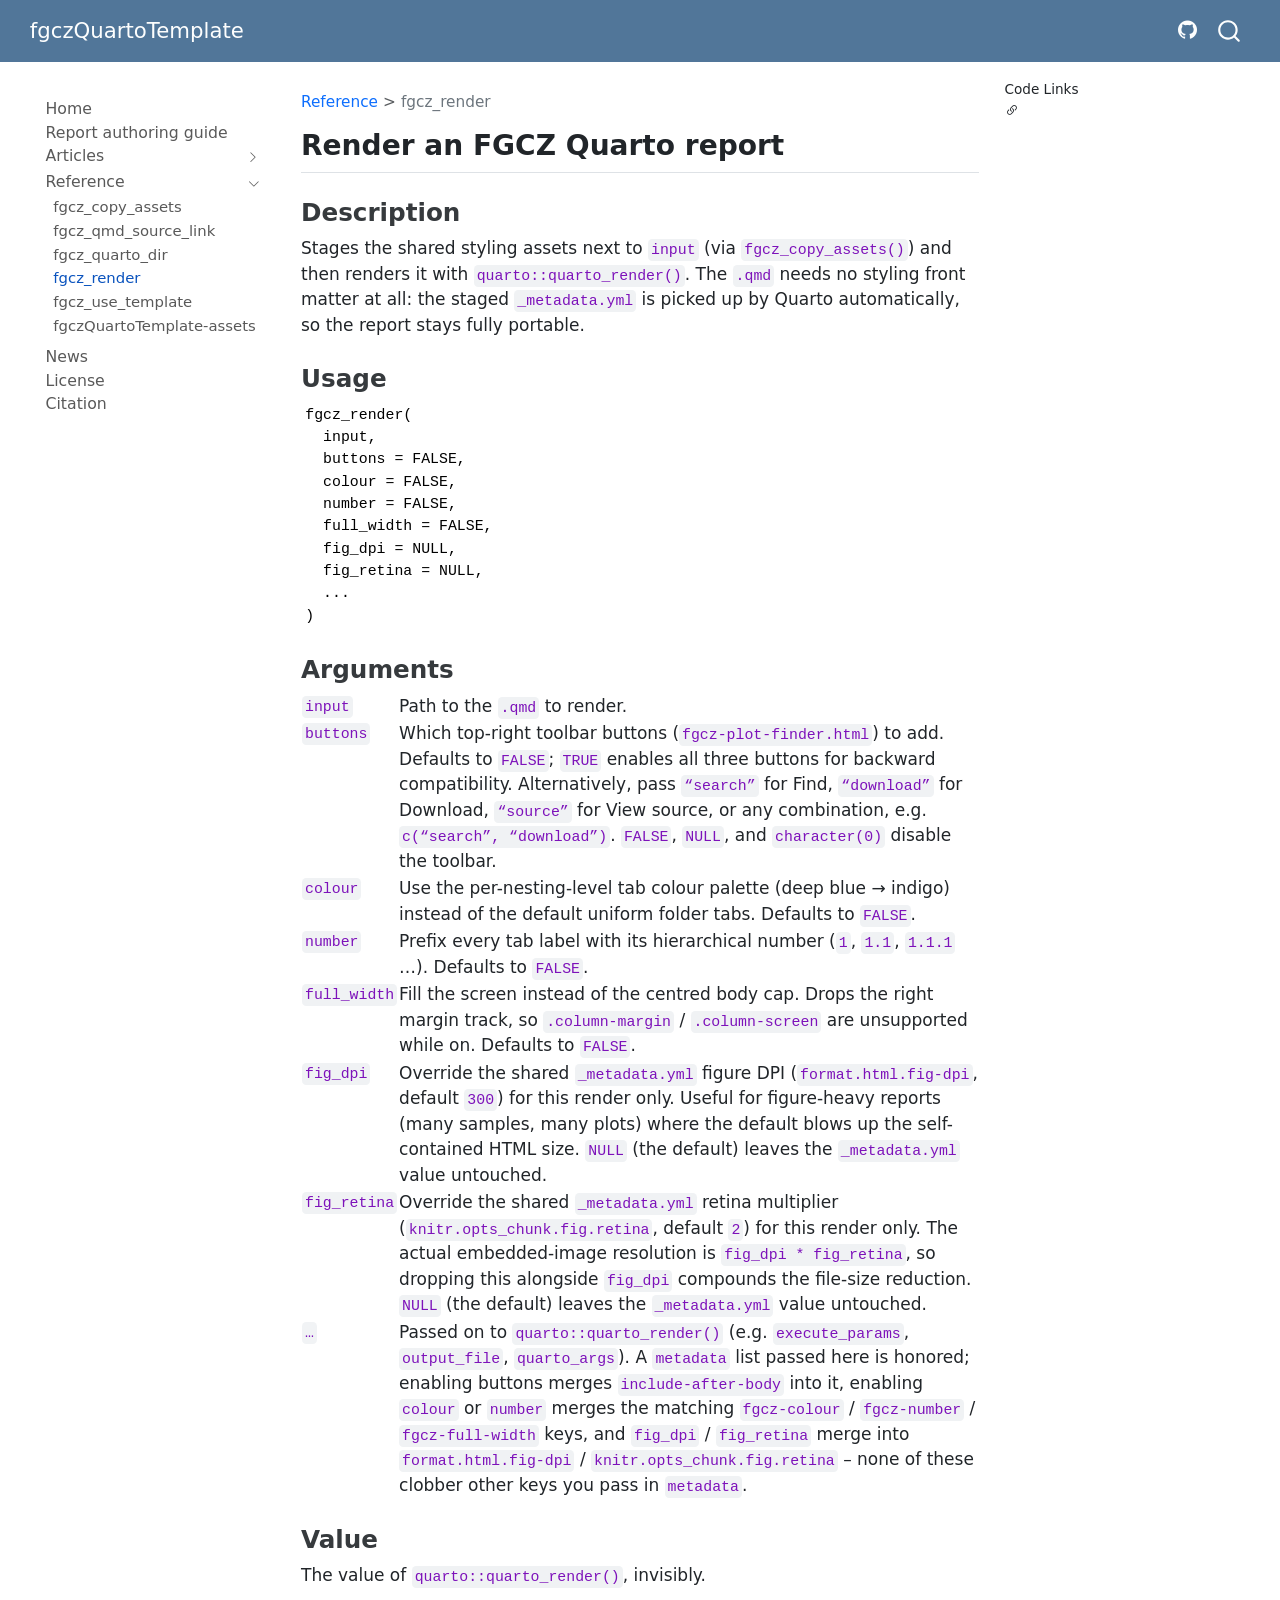
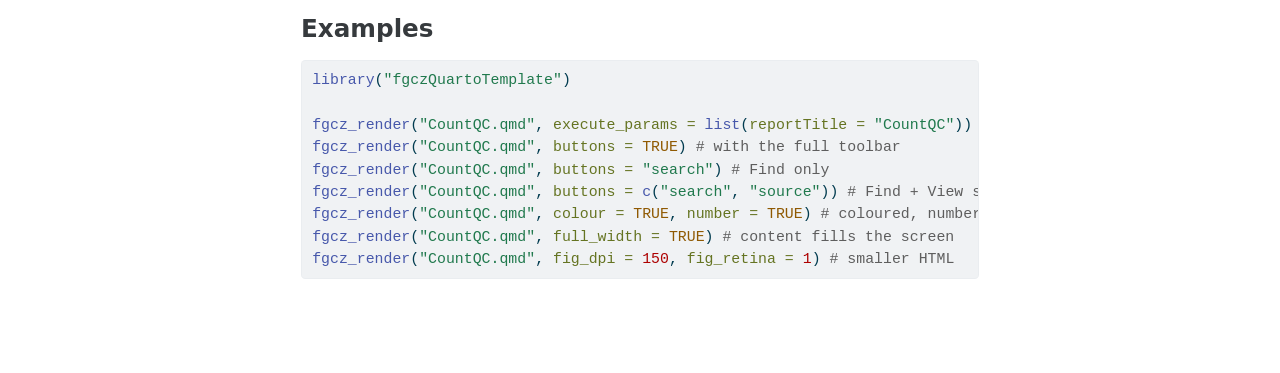
<file: man/fgcz_render.html>
<!DOCTYPE html>
<html xmlns="http://www.w3.org/1999/xhtml" lang="en" xml:lang="en"><head>

<meta charset="utf-8">
<meta name="generator" content="quarto-1.11.9">

<meta name="viewport" content="width=device-width, initial-scale=1.0, user-scalable=yes">


<title>fgcz_render – fgczQuartoTemplate</title>
<style>
/* Default styles provided by pandoc.
** See https://pandoc.org/MANUAL.html#variables-for-html for config info.
*/
span.smallcaps{font-variant: small-caps;}
div.columns{display: flex; gap: 1.5em;}
div.column{flex: auto;}
@media screen {
div.columns{gap: min(4vw, 1.5em);}
div.column{overflow-x: auto;}
}
div.hanging-indent{margin-left: 1.5em; text-indent: -1.5em;}
ul.task-list{list-style: none;}
ul.task-list li input[type="checkbox"] {
  width: 0.8em;
  margin: 0 0.8em 0.2em -1em; /* quarto-specific, see https://github.com/quarto-dev/quarto-cli/issues/4556 */ 
  vertical-align: middle;
}
/* CSS for syntax highlighting */
html { -webkit-text-size-adjust: 100%; }
pre > code.sourceCode { white-space: pre; position: relative; }
pre > code.sourceCode > span { display: inline-block; line-height: 1.25; }
pre > code.sourceCode > span:empty { height: 1.2em; }
.sourceCode { overflow: visible; }
code.sourceCode > span { color: inherit; text-decoration: inherit; }
div.sourceCode { margin: 1em 0; }
pre.sourceCode { margin: 0; }
@media screen {
div.sourceCode { overflow: auto; }
}
@media print {
pre > code.sourceCode { white-space: pre-wrap; }
pre > code.sourceCode > span { text-indent: -5em; padding-left: 5em; }
}
pre.numberSource code
  { counter-reset: source-line 0; }
pre.numberSource code > span
  { position: relative; left: -4em; counter-increment: source-line; }
pre.numberSource code > span > a:first-child::before
  { content: counter(source-line);
    position: relative; left: -1em; text-align: right; vertical-align: baseline;
    border: none; display: inline-block;
    -webkit-touch-callout: none; -webkit-user-select: none;
    -khtml-user-select: none; -moz-user-select: none;
    -ms-user-select: none; user-select: none;
    padding: 0 4px; width: 4em;
  }
pre.numberSource { margin-left: 3em;  padding-left: 4px; }
div.sourceCode
  {   }
@media screen {
pre > code.sourceCode > span > a:first-child::before { text-decoration: underline; }
}
</style>


<script src="../site_libs/quarto-nav/quarto-nav.js"></script>
<script src="../site_libs/quarto-nav/headroom.min.js"></script>
<script src="../site_libs/clipboard/clipboard.min.js"></script>
<script src="../site_libs/quarto-search/autocomplete.umd.js"></script>
<script src="../site_libs/quarto-search/fuse.min.js"></script>
<script src="../site_libs/quarto-search/quarto-search.js"></script>
<meta name="quarto:offset" content="../">
<script src="../site_libs/quarto-html/quarto.js" type="module"></script>
<script src="../site_libs/quarto-html/tabsets/tabsets.js" type="module"></script>
<script src="../site_libs/quarto-html/scrollable-regions/scrollable-regions.js" type="module"></script>
<script src="../site_libs/quarto-html/popper.min.js"></script>
<script src="../site_libs/quarto-html/tippy.umd.min.js"></script>
<script src="../site_libs/quarto-html/anchor.min.js"></script>
<link href="../site_libs/quarto-html/tippy.css" rel="stylesheet">
<link href="../site_libs/quarto-html/quarto-syntax-highlighting-63b5708e65d6cd79cd7618c58d0c21e7.css" rel="stylesheet" id="quarto-text-highlighting-styles">
<script src="../site_libs/bootstrap/bootstrap.min.js"></script>
<link href="../site_libs/bootstrap/bootstrap-icons.css" rel="stylesheet">
<link href="../site_libs/bootstrap/bootstrap-b54df9fb5010a34dec8c6a1865e1addd.min.css" rel="stylesheet" append-hash="true" id="quarto-bootstrap" data-mode="light">
<script id="quarto-search-options" type="application/json">{
  "location": "navbar",
  "copy-button": false,
  "collapse-after": 3,
  "panel-placement": "end",
  "type": "overlay",
  "limit": 50,
  "keyboard-shortcut": [
    "f",
    "/",
    "s"
  ],
  "show-item-context": false,
  "language": {
    "search-no-results-text": "No results",
    "search-matching-documents-text": "matching documents",
    "search-copy-link-title": "Copy link to search",
    "search-hide-matches-text": "Hide additional matches",
    "search-more-match-text": "more match in this document",
    "search-more-matches-text": "more matches in this document",
    "search-clear-button-title": "Clear",
    "search-text-placeholder": "",
    "search-detached-cancel-button-title": "Cancel",
    "search-submit-button-title": "Submit",
    "search-label": "Search"
  }
}</script>


</head>

<body class="nav-sidebar floating nav-fixed quarto-light"><a id="quarto-skip-link" class="visually-hidden-focusable" href="#quarto-document-content">Skip to main content</a>

<div id="quarto-search-results"></div>
  <header id="quarto-header" class="headroom fixed-top">
    <nav class="navbar navbar-expand-lg " data-bs-theme="dark" aria-label="Site">
      <div class="navbar-container container-fluid">
      <div class="navbar-brand-container mx-auto">
    <a class="navbar-brand" href="../index.html">
    <span class="navbar-title">fgczQuartoTemplate</span>
    </a>
  </div>
          <button class="navbar-toggler" type="button" data-bs-toggle="collapse" data-bs-target="#navbarCollapse" aria-controls="navbarCollapse" aria-expanded="false" aria-label="Toggle navigation" onclick="if (window.quartoToggleHeadroom) { window.quartoToggleHeadroom(); }">
  <span class="navbar-toggler-icon"></span>
</button>
          <div class="collapse navbar-collapse" id="navbarCollapse">
            <ul class="navbar-nav navbar-nav-scroll ms-auto">
  <li class="nav-item compact">
    <a class="nav-link" href="https://github.com/fgcz/fgczQuartoTemplate"> <i class="bi bi-github" role="img" aria-label="fgczQuartoTemplate GitHub">
</i> 
<span class="menu-text"></span></a>
  </li>  
</ul>
          </div> <!-- /navcollapse -->
            <div class="quarto-navbar-tools">
</div>
            <div id="quarto-search" class="" title="Search"></div>
      </div> <!-- /container-fluid -->
    </nav>
  <nav class="quarto-secondary-nav" aria-label="Toolbar">
    <div class="container-fluid d-flex">
      <button type="button" class="quarto-btn-toggle btn" data-bs-toggle="collapse" role="button" data-bs-target=".quarto-sidebar-collapse-item" aria-controls="quarto-sidebar" aria-expanded="false" aria-label="Toggle sidebar navigation" onclick="if (window.quartoToggleHeadroom) { window.quartoToggleHeadroom(); }">
        <i class="bi bi-layout-text-sidebar-reverse"></i>
      </button>
        <nav class="quarto-page-breadcrumbs" aria-label="Breadcrumbs"><ol class="breadcrumb"><li class="breadcrumb-item"><a href="../man/fgcz_copy_assets.html">Reference</a></li><li class="breadcrumb-item"><a href="../man/fgcz_render.html">fgcz_render</a></li></ol></nav>
        <a class="flex-grow-1" data-bs-toggle="collapse" data-bs-target=".quarto-sidebar-collapse-item" onclick="if (window.quartoToggleHeadroom) { window.quartoToggleHeadroom(); }">      
        </a>
    </div>
  </nav>
</header>
<!-- content -->
<div id="quarto-content" class="quarto-container page-columns page-rows-contents page-layout-article page-navbar">
<!-- sidebar -->
  <nav id="quarto-sidebar" class="sidebar collapse collapse-horizontal quarto-sidebar-collapse-item sidebar-navigation floating overflow-auto" aria-label="Section">
    <div class="sidebar-menu-container"> 
    <ul class="list-unstyled mt-1">
        <li class="sidebar-item">
  <div class="sidebar-item-container"> 
  <a href="../index.html" class="sidebar-item-text sidebar-link">
 <span class="menu-text">Home</span></a>
  </div>
</li>
        <li class="sidebar-item">
  <div class="sidebar-item-container"> 
  <a href="../fgcz-quarto-reports.html" class="sidebar-item-text sidebar-link">
 <span class="menu-text">Report authoring guide</span></a>
  </div>
</li>
        <li class="sidebar-item sidebar-item-section">
      <div class="sidebar-item-container"> 
            <button type="button" class="sidebar-item-text sidebar-item-toggle sidebar-link text-start collapsed" data-bs-toggle="collapse" data-bs-target="#quarto-sidebar-section-1" aria-controls="quarto-sidebar-section-1" aria-expanded="false">
 <span class="menu-text" id="quarto-sidebar-section-1-label">Articles</span><i class="bi bi-chevron-right" aria-hidden="true"></i></button>
      </div>
      <ul id="quarto-sidebar-section-1" aria-labelledby="quarto-sidebar-section-1-label" class="collapse list-unstyled sidebar-section depth1 ">  
          <li class="sidebar-item">
  <div class="sidebar-item-container"> 
  <a href="../vignettes/example-report.html" class="sidebar-item-text sidebar-link">
 <span class="menu-text">FGCZ tabset layout example</span></a>
  </div>
</li>
          <li class="sidebar-item">
  <div class="sidebar-item-container"> 
  <a href="../vignettes/fgczQuartoTemplate.html" class="sidebar-item-text sidebar-link">
 <span class="menu-text">Using the FGCZ Quarto report templates</span></a>
  </div>
</li>
      </ul>
  </li>
        <li class="sidebar-item sidebar-item-section">
      <div class="sidebar-item-container"> 
            <button type="button" class="sidebar-item-text sidebar-item-toggle sidebar-link text-start" data-bs-toggle="collapse" data-bs-target="#quarto-sidebar-section-2" aria-controls="quarto-sidebar-section-2" aria-expanded="true">
 <span class="menu-text" id="quarto-sidebar-section-2-label">Reference</span><i class="bi bi-chevron-right" aria-hidden="true"></i></button>
      </div>
      <ul id="quarto-sidebar-section-2" aria-labelledby="quarto-sidebar-section-2-label" class="collapse list-unstyled sidebar-section depth1 show">  
          <li class="sidebar-item">
  <div class="sidebar-item-container"> 
  <a href="../man/fgcz_copy_assets.html" class="sidebar-item-text sidebar-link">
 <span class="menu-text">fgcz_copy_assets</span></a>
  </div>
</li>
          <li class="sidebar-item">
  <div class="sidebar-item-container"> 
  <a href="../man/fgcz_qmd_source_link.html" class="sidebar-item-text sidebar-link">
 <span class="menu-text">fgcz_qmd_source_link</span></a>
  </div>
</li>
          <li class="sidebar-item">
  <div class="sidebar-item-container"> 
  <a href="../man/fgcz_quarto_dir.html" class="sidebar-item-text sidebar-link">
 <span class="menu-text">fgcz_quarto_dir</span></a>
  </div>
</li>
          <li class="sidebar-item">
  <div class="sidebar-item-container"> 
  <a href="../man/fgcz_render.html" class="sidebar-item-text sidebar-link active">
 <span class="menu-text">fgcz_render</span></a>
  </div>
</li>
          <li class="sidebar-item">
  <div class="sidebar-item-container"> 
  <a href="../man/fgcz_use_template.html" class="sidebar-item-text sidebar-link">
 <span class="menu-text">fgcz_use_template</span></a>
  </div>
</li>
          <li class="sidebar-item">
  <div class="sidebar-item-container"> 
  <a href="../man/fgczQuartoTemplate-assets.html" class="sidebar-item-text sidebar-link">
 <span class="menu-text">fgczQuartoTemplate-assets</span></a>
  </div>
</li>
      </ul>
  </li>
        <li class="sidebar-item">
  <div class="sidebar-item-container"> 
  <a href="../NEWS.html" class="sidebar-item-text sidebar-link">
 <span class="menu-text">News</span></a>
  </div>
</li>
        <li class="sidebar-item">
  <div class="sidebar-item-container"> 
  <a href="../LICENSE.html" class="sidebar-item-text sidebar-link">
 <span class="menu-text">License</span></a>
  </div>
</li>
        <li class="sidebar-item">
  <div class="sidebar-item-container"> 
  <a href="../CITATION.html" class="sidebar-item-text sidebar-link">
 <span class="menu-text">Citation</span></a>
  </div>
</li>
    </ul>
    </div>
</nav>
<div id="quarto-sidebar-glass" class="quarto-sidebar-collapse-item" data-bs-toggle="collapse" data-bs-target=".quarto-sidebar-collapse-item"></div>
<!-- margin-sidebar -->
    <div id="quarto-margin-sidebar" class="sidebar margin-sidebar">
        
    <div class="quarto-code-links"><h2>Code Links</h2><ul><li><a href="undefined"><i class="bi bi-link-45deg"></i></a></li></ul></div></div>
<!-- main -->
<main class="content" id="quarto-document-content" tabindex="-1"><header id="title-block-header" class="quarto-title-block"><nav class="quarto-page-breadcrumbs quarto-title-breadcrumbs d-none d-lg-block" aria-label="Breadcrumbs"><ol class="breadcrumb"><li class="breadcrumb-item"><a href="../man/fgcz_copy_assets.html">Reference</a></li><li class="breadcrumb-item"><a href="../man/fgcz_render.html">fgcz_render</a></li></ol></nav></header>




<section id="render-an-fgcz-quarto-report" class="level2 unnumbered">
<h2 class="unnumbered anchored" data-anchor-id="render-an-fgcz-quarto-report">Render an FGCZ Quarto report</h2>
<section id="description" class="level3">
<h3 class="anchored" data-anchor-id="description">Description</h3>
<p>Stages the shared styling assets next to <code>input</code> (via <code>fgcz_copy_assets()</code>) and then renders it with <code>quarto::quarto_render()</code>. The <code>.qmd</code> needs no styling front matter at all: the staged <code style="white-space: pre;">_metadata.yml</code> is picked up by Quarto automatically, so the report stays fully portable.</p>
</section>
<section id="usage" class="level3">
<h3 class="anchored" data-anchor-id="usage">Usage</h3>
<pre><code class="language-R">fgcz_render(
  input,
  buttons = FALSE,
  colour = FALSE,
  number = FALSE,
  full_width = FALSE,
  fig_dpi = NULL,
  fig_retina = NULL,
  ...
)
</code></pre>
</section>
<section id="arguments" class="level3">
<h3 class="anchored" data-anchor-id="arguments">Arguments</h3>
<table role="presentation">
<tbody><tr>
<td style="white-space: collapse; font-family: monospace; vertical-align: top">
<code id="input">input</code>
</td>
<td>
Path to the <code>.qmd</code> to render.
</td>
</tr>
<tr>
<td style="white-space: collapse; font-family: monospace; vertical-align: top">
<code id="buttons">buttons</code>
</td>
<td>
Which top-right toolbar buttons (<code>fgcz-plot-finder.html</code>) to add. Defaults to <code>FALSE</code>; <code>TRUE</code> enables all three buttons for backward compatibility. Alternatively, pass <code>“search”</code> for Find, <code>“download”</code> for Download, <code>“source”</code> for View source, or any combination, e.g. <code>c(“search”, “download”)</code>. <code>FALSE</code>, <code>NULL</code>, and <code>character(0)</code> disable the toolbar.
</td>
</tr>
<tr>
<td style="white-space: collapse; font-family: monospace; vertical-align: top">
<code id="colour">colour</code>
</td>
<td>
Use the per-nesting-level tab colour palette (deep blue → indigo) instead of the default uniform folder tabs. Defaults to <code>FALSE</code>.
</td>
</tr>
<tr>
<td style="white-space: collapse; font-family: monospace; vertical-align: top">
<code id="number">number</code>
</td>
<td>
Prefix every tab label with its hierarchical number (<code>1</code>, <code>1.1</code>, <code style="white-space: pre;">1.1.1</code> …). Defaults to <code>FALSE</code>.
</td>
</tr>
<tr>
<td style="white-space: collapse; font-family: monospace; vertical-align: top">
<code id="full_width">full_width</code>
</td>
<td>
Fill the screen instead of the centred body cap. Drops the right margin track, so <code>.column-margin</code> / <code>.column-screen</code> are unsupported while on. Defaults to <code>FALSE</code>.
</td>
</tr>
<tr>
<td style="white-space: collapse; font-family: monospace; vertical-align: top">
<code id="fig_dpi">fig_dpi</code>
</td>
<td>
Override the shared <code style="white-space: pre;">_metadata.yml</code> figure DPI (<code>format.html.fig-dpi</code>, default <code>300</code>) for this render only. Useful for figure-heavy reports (many samples, many plots) where the default blows up the self-contained HTML size. <code>NULL</code> (the default) leaves the <code style="white-space: pre;">_metadata.yml</code> value untouched.
</td>
</tr>
<tr>
<td style="white-space: collapse; font-family: monospace; vertical-align: top">
<code id="fig_retina">fig_retina</code>
</td>
<td>
Override the shared <code style="white-space: pre;">_metadata.yml</code> retina multiplier (<code>knitr.opts_chunk.fig.retina</code>, default <code>2</code>) for this render only. The actual embedded-image resolution is <code>fig_dpi * fig_retina</code>, so dropping this alongside <code>fig_dpi</code> compounds the file-size reduction. <code>NULL</code> (the default) leaves the <code style="white-space: pre;">_metadata.yml</code> value untouched.
</td>
</tr>
<tr>
<td style="white-space: collapse; font-family: monospace; vertical-align: top">
<code id="...">…</code>
</td>
<td>
Passed on to <code>quarto::quarto_render()</code> (e.g.&nbsp;<code>execute_params</code>, <code>output_file</code>, <code>quarto_args</code>). A <code>metadata</code> list passed here is honored; enabling buttons merges <code>include-after-body</code> into it, enabling <code>colour</code> or <code>number</code> merges the matching <code>fgcz-colour</code> / <code>fgcz-number</code> / <code>fgcz-full-width</code> keys, and <code>fig_dpi</code> / <code>fig_retina</code> merge into <code>format.html.fig-dpi</code> / <code>knitr.opts_chunk.fig.retina</code> – none of these clobber other keys you pass in <code>metadata</code>.
</td>
</tr>
</tbody></table>
</section>
<section id="value" class="level3">
<h3 class="anchored" data-anchor-id="value">Value</h3>
<p>The value of <code>quarto::quarto_render()</code>, invisibly.</p>
</section>
<section id="examples" class="level3">
<h3 class="anchored" data-anchor-id="examples">Examples</h3>
<div class="cell">
<div class="code-copy-outer-scaffold"><div class="sourceCode cell-code" id="cb1"><pre class="sourceCode r code-with-copy"><code class="sourceCode r"><span id="cb1-1"><a href="#cb1-1" aria-hidden="true" tabindex="-1"></a><span class="fu">library</span>(<span class="st">"fgczQuartoTemplate"</span>)</span>
<span id="cb1-2"><a href="#cb1-2" aria-hidden="true" tabindex="-1"></a></span>
<span id="cb1-3"><a href="#cb1-3" aria-hidden="true" tabindex="-1"></a><span class="fu">fgcz_render</span>(<span class="st">"CountQC.qmd"</span>, <span class="at">execute_params =</span> <span class="fu">list</span>(<span class="at">reportTitle =</span> <span class="st">"CountQC"</span>))</span>
<span id="cb1-4"><a href="#cb1-4" aria-hidden="true" tabindex="-1"></a><span class="fu">fgcz_render</span>(<span class="st">"CountQC.qmd"</span>, <span class="at">buttons =</span> <span class="cn">TRUE</span>) <span class="co"># with the full toolbar</span></span>
<span id="cb1-5"><a href="#cb1-5" aria-hidden="true" tabindex="-1"></a><span class="fu">fgcz_render</span>(<span class="st">"CountQC.qmd"</span>, <span class="at">buttons =</span> <span class="st">"search"</span>) <span class="co"># Find only</span></span>
<span id="cb1-6"><a href="#cb1-6" aria-hidden="true" tabindex="-1"></a><span class="fu">fgcz_render</span>(<span class="st">"CountQC.qmd"</span>, <span class="at">buttons =</span> <span class="fu">c</span>(<span class="st">"search"</span>, <span class="st">"source"</span>)) <span class="co"># Find + View source</span></span>
<span id="cb1-7"><a href="#cb1-7" aria-hidden="true" tabindex="-1"></a><span class="fu">fgcz_render</span>(<span class="st">"CountQC.qmd"</span>, <span class="at">colour =</span> <span class="cn">TRUE</span>, <span class="at">number =</span> <span class="cn">TRUE</span>) <span class="co"># coloured, numbered</span></span>
<span id="cb1-8"><a href="#cb1-8" aria-hidden="true" tabindex="-1"></a><span class="fu">fgcz_render</span>(<span class="st">"CountQC.qmd"</span>, <span class="at">full_width =</span> <span class="cn">TRUE</span>) <span class="co"># content fills the screen</span></span>
<span id="cb1-9"><a href="#cb1-9" aria-hidden="true" tabindex="-1"></a><span class="fu">fgcz_render</span>(<span class="st">"CountQC.qmd"</span>, <span class="at">fig_dpi =</span> <span class="dv">150</span>, <span class="at">fig_retina =</span> <span class="dv">1</span>) <span class="co"># smaller HTML</span></span></code></pre></div><button title="Copy to Clipboard" class="code-copy-button"><i class="bi"></i></button></div>
</div>


</section>
</section>

</main> <!-- /main -->
<script id="quarto-html-after-body" type="application/javascript">
  window.document.addEventListener("DOMContentLoaded", function (event) {
    const icon = "";
    const anchorJS = new window.AnchorJS();
    anchorJS.options = {
      placement: 'right',
      icon: icon
    };
    anchorJS.add('.anchored');
    const isCodeAnnotation = (el) => {
      for (const clz of el.classList) {
        if (clz.startsWith('code-annotation-')) {                     
          return true;
        }
      }
      return false;
    }
    const onCopySuccess = function(e) {
      // button target
      const button = e.trigger;
      // don't keep focus
      button.blur();
      // flash "checked"
      button.classList.add('code-copy-button-checked');
      var currentTitle = button.getAttribute("title");
      button.setAttribute("title", "Copied!");
      let tooltip;
      if (window.bootstrap) {
        button.setAttribute("data-bs-toggle", "tooltip");
        button.setAttribute("data-bs-placement", "left");
        button.setAttribute("data-bs-title", "Copied!");
        tooltip = new bootstrap.Tooltip(button, 
          { trigger: "manual", 
            customClass: "code-copy-button-tooltip",
            offset: [0, -8]});
        tooltip.show();    
      }
      setTimeout(function() {
        if (tooltip) {
          tooltip.hide();
          button.removeAttribute("data-bs-title");
          button.removeAttribute("data-bs-toggle");
          button.removeAttribute("data-bs-placement");
        }
        button.setAttribute("title", currentTitle);
        button.classList.remove('code-copy-button-checked');
      }, 1000);
      // clear code selection
      e.clearSelection();
    }
    const getTextToCopy = function(trigger) {
      const outerScaffold = trigger.parentElement.cloneNode(true);
      const codeEl = outerScaffold.querySelector('code');
      for (const childEl of codeEl.children) {
        if (isCodeAnnotation(childEl)) {
          childEl.remove();
        }
      }
      return codeEl.innerText;
    }
    const clipboard = new window.ClipboardJS('.code-copy-button:not([data-in-quarto-modal])', {
      text: getTextToCopy
    });
    clipboard.on('success', onCopySuccess);
    if (window.document.getElementById('quarto-embedded-source-code-modal')) {
      const clipboardModal = new window.ClipboardJS('.code-copy-button[data-in-quarto-modal]', {
        text: getTextToCopy,
        container: window.document.getElementById('quarto-embedded-source-code-modal')
      });
      clipboardModal.on('success', onCopySuccess);
    }
      var localhostRegex = new RegExp(/^(?:http|https):\/\/localhost\:?[0-9]*\//);
      var mailtoRegex = new RegExp(/^mailto:/);
        var filterRegex = new RegExp('/' + window.location.host + '/');
      var isInternal = (href) => {
          return filterRegex.test(href) || localhostRegex.test(href) || mailtoRegex.test(href);
      }
      // Inspect non-navigation links and adorn them if external
      window.quartoDecorateExternalLinks = function (root) {
     var links = (root || window.document).querySelectorAll('a[href]:not(.nav-link):not(.navbar-brand):not(.toc-action):not(.sidebar-link):not(.sidebar-item-toggle):not(.pagination-link):not(.no-external):not([aria-hidden]):not(.dropdown-item):not(.quarto-navigation-tool):not(.about-link)');
      for (var i=0; i<links.length; i++) {
        const link = links[i];
        if (!isInternal(link.href)) {
          // undo the damage that might have been done by quarto-nav.js in the case of
          // links that we want to consider external
          if (link.dataset.originalHref !== undefined) {
            link.href = link.dataset.originalHref;
          }
          if (!link.classList.contains('no-external-icon')) {
          }
        }
      }
      };
      window.quartoDecorateExternalLinks(window.document);
    // Esc closes the popup (WCAG 1.4.13) and focus leaving both trigger and
    // popup closes it (WCAG 2.4.11); tippy handles neither for interactive popups.
    const hideOnEscAndFocusOut = {
      name: 'hideOnEscAndFocusOut',
      defaultValue: true,
      fn(instance) {
        const dismiss = () => {
          // A show scheduled by the trigger delay would otherwise reopen it
          instance.clearDelayTimeouts();
          instance.hide();
        };
        const onKeyDown = (event) => {
          if (event.key !== 'Escape') {
            return;
          }
          // Keep Esc from also reaching page handlers (e.g. reveal.js overview),
          // except an open reveal.js slide menu, which Esc should close too.
          // The menu handles keys only when its keyboard option is on.
          const menuHandlesEsc = window.Reveal?.getPlugin?.('menu')?.isOpen() &&
            window.Reveal.getConfig().menu?.keyboard !== false;
          if (!menuHandlesEsc) {
            event.stopPropagation();
          }
          if (instance.popper.contains(window.document.activeElement)) {
            // Disabled while refocusing so the focus trigger does not reopen it
            instance.disable();
            instance.reference.focus();
            instance.enable();
          }
          dismiss();
        };
        const onFocusOut = (event) => {
          const target = event.relatedTarget;
          if (target && !instance.reference.contains(target) &&
              !instance.popper.contains(target)) {
            dismiss();
          }
        };
        // On the trigger too: a click trigger (code-annotations: select) has no
        // blur handling. Attached for the instance's lifetime so leaving the
        // trigger also cancels a show still pending on the trigger delay.
        instance.reference.addEventListener('focusout', onFocusOut);
        return {
          onShow() {
            window.document.addEventListener('keydown', onKeyDown, true);
            instance.popper.addEventListener('focusout', onFocusOut);
          },
          onHide() {
            window.document.removeEventListener('keydown', onKeyDown, true);
            instance.popper.removeEventListener('focusout', onFocusOut);
          },
          onDestroy() {
            instance.reference.removeEventListener('focusout', onFocusOut);
          },
        };
      },
    };
    function tippyHover(el, contentFn, onTriggerFn, onUntriggerFn) {
      const config = {
        allowHTML: true,
        maxWidth: 500,
        delay: 100,
        arrow: false,
        appendTo: function(el) {
            return el.parentElement;
        },
        interactive: true,
        interactiveBorder: 10,
        theme: 'quarto',
        placement: 'bottom-start',
        plugins: [hideOnEscAndFocusOut],
      };
      if (contentFn) {
        config.content = contentFn;
      }
      if (onTriggerFn) {
        config.onTrigger = onTriggerFn;
      }
      if (onUntriggerFn) {
        config.onUntrigger = onUntriggerFn;
      }
      window.tippy(el, config); 
    }
    const noterefs = window.document.querySelectorAll('a[role="doc-noteref"]');
    for (var i=0; i<noterefs.length; i++) {
      const ref = noterefs[i];
      tippyHover(ref, function() {
        // use id or data attribute instead here
        let href = ref.getAttribute('data-footnote-href') || ref.getAttribute('href');
        try { href = new URL(href).hash; } catch {}
        const id = href.replace(/^#\/?/, "");
        const note = window.document.getElementById(id);
        if (note) {
          return note.innerHTML;
        } else {
          return "";
        }
      });
    }
    const xrefs = window.document.querySelectorAll('a.quarto-xref');
    const processXRef = (id, note) => {
      // Strip column container classes
      const stripColumnClz = (el) => {
        el.classList.remove("page-full", "page-columns");
        if (el.children) {
          for (const child of el.children) {
            stripColumnClz(child);
          }
        }
      }
      stripColumnClz(note)
      if (id === null || id.startsWith('sec-')) {
        // Special case sections, only their first couple elements
        const container = document.createElement("div");
        if (note.children && note.children.length > 2) {
          container.appendChild(note.children[0].cloneNode(true));
          for (let i = 1; i < note.children.length; i++) {
            const child = note.children[i];
            if (child.tagName === "P" && child.innerText === "") {
              continue;
            } else {
              container.appendChild(child.cloneNode(true));
              break;
            }
          }
          if (window.Quarto?.typesetMath) {
            window.Quarto.typesetMath(container);
          }
          return container.innerHTML
        } else {
          if (window.Quarto?.typesetMath) {
            window.Quarto.typesetMath(note);
          }
          return note.innerHTML;
        }
      } else {
        // Remove any anchor links if they are present
        const anchorLink = note.querySelector('a.anchorjs-link');
        if (anchorLink) {
          anchorLink.remove();
        }
        if (window.Quarto?.typesetMath) {
          window.Quarto.typesetMath(note);
        }
        if (note.classList.contains("callout")) {
          return note.outerHTML;
        } else {
          return note.innerHTML;
        }
      }
    }
    for (var i=0; i<xrefs.length; i++) {
      const xref = xrefs[i];
      tippyHover(xref, undefined, function(instance) {
        instance.disable();
        let url = xref.getAttribute('href');
        let hash = undefined; 
        if (url.startsWith('#')) {
          hash = url;
        } else {
          try { hash = new URL(url).hash; } catch {}
        }
        if (hash) {
          const id = hash.replace(/^#\/?/, "");
          const note = window.document.getElementById(id);
          if (note !== null) {
            try {
              const html = processXRef(id, note.cloneNode(true));
              instance.setContent(html);
            } finally {
              instance.enable();
              instance.show();
            }
          } else {
            // See if we can fetch this
            fetch(url.split('#')[0])
            .then(res => res.text())
            .then(html => {
              const parser = new DOMParser();
              const htmlDoc = parser.parseFromString(html, "text/html");
              const note = htmlDoc.getElementById(id);
              if (note !== null) {
                const html = processXRef(id, note);
                instance.setContent(html);
              } 
            }).finally(() => {
              instance.enable();
              instance.show();
            });
          }
        } else {
          // See if we can fetch a full url (with no hash to target)
          // This is a special case and we should probably do some content thinning / targeting
          fetch(url)
          .then(res => res.text())
          .then(html => {
            const parser = new DOMParser();
            const htmlDoc = parser.parseFromString(html, "text/html");
            const note = htmlDoc.querySelector('main.content');
            if (note !== null) {
              // This should only happen for chapter cross references
              // (since there is no id in the URL)
              // remove the first header
              if (note.children.length > 0 && note.children[0].tagName === "HEADER") {
                note.children[0].remove();
              }
              const html = processXRef(null, note);
              instance.setContent(html);
            } 
          }).finally(() => {
            instance.enable();
            instance.show();
          });
        }
      }, function(instance) {
      });
    }
        let selectedAnnoteEl;
        const selectorForAnnotation = ( cell, annotation) => {
          let cellAttr = 'data-code-cell="' + cell + '"';
          let lineAttr = 'data-code-annotation="' +  annotation + '"';
          const selector = 'span[' + cellAttr + '][' + lineAttr + ']';
          return selector;
        }
        const selectCodeLines = (annoteEl) => {
          const doc = window.document;
          const targetCell = annoteEl.getAttribute("data-target-cell");
          const targetAnnotation = annoteEl.getAttribute("data-target-annotation");
          const annoteSpan = window.document.querySelector(selectorForAnnotation(targetCell, targetAnnotation));
          const lines = annoteSpan.getAttribute("data-code-lines").split(",");
          const lineIds = lines.map((line) => {
            return targetCell + "-" + line;
          })
          // Each band is positioned against its own containing block, which is
          // not the offsetParent of the lines, so place it from client rects.
          const placeBand = (band, firstEl, lastEl, codeBlock) => {
            const container = band.offsetParent;
            if (container === null) {
              return;
            }
            const containerRect = container.getBoundingClientRect();
            // Reveal.js scales slides with a transform, so convert client
            // pixels back to the CSS pixels of the container.
            const scale = containerRect.height / container.offsetHeight || 1;
            const firstRect = firstEl.getBoundingClientRect();
            const lastRect = lastEl.getBoundingClientRect();
            const top = (firstRect.top - containerRect.top) / scale - container.clientTop + container.scrollTop;
            const height = (lastRect.bottom - firstRect.top) / scale;
            band.style.top = top - 2 + "px";
            band.style.height = height + 4 + "px";
            if (codeBlock) {
              // Without the copy button wrapper, the containing block is wider
              // than the code block, so span the code block explicitly.
              const blockRect = codeBlock.getBoundingClientRect();
              band.style.left = (blockRect.left - containerRect.left) / scale - container.clientLeft + container.scrollLeft + "px";
              band.style.width = blockRect.width / scale + "px";
            }
          };
          if (lineIds.length > 0) {
            const el = window.document.getElementById(lineIds[0]);
            const lastEl = window.document.getElementById(lineIds[lineIds.length - 1]);
            const parent = el.parentElement.parentElement;
            // cook up a div (if necessary) and position it
            let div = window.document.getElementById("code-annotation-line-highlight");
            if (div === null) {
              div = window.document.createElement("div");
              div.setAttribute("id", "code-annotation-line-highlight");
              div.style.position = 'absolute';
              parent.appendChild(div);
            }
            placeBand(div, el, lastEl, parent.closest("div.sourceCode") || parent);
            let gutterDiv = window.document.getElementById("code-annotation-line-highlight-gutter");
            if (gutterDiv === null) {
              gutterDiv = window.document.createElement("div");
              gutterDiv.setAttribute("id", "code-annotation-line-highlight-gutter");
              gutterDiv.style.position = 'absolute';
              const codeCell = window.document.getElementById(targetCell);
              const gutter = codeCell.querySelector('.code-annotation-gutter');
              gutter.appendChild(gutterDiv);
            }
            placeBand(gutterDiv, el, lastEl);
            selectedAnnoteEl = annoteEl;
          }
        };
        const unselectCodeLines = () => {
          const elementsIds = ["code-annotation-line-highlight", "code-annotation-line-highlight-gutter"];
          elementsIds.forEach((elId) => {
            const div = window.document.getElementById(elId);
            if (div) {
              div.remove();
            }
          });
          selectedAnnoteEl = undefined;
        };
          // Handle positioning of the toggle
      window.addEventListener(
        "resize",
        throttle(() => {
          elRect = undefined;
          if (selectedAnnoteEl) {
            selectCodeLines(selectedAnnoteEl);
          }
        }, 10)
      );
      function throttle(fn, ms) {
      let throttle = false;
      let timer;
        return (...args) => {
          if(!throttle) { // first call gets through
              fn.apply(this, args);
              throttle = true;
          } else { // all the others get throttled
              if(timer) clearTimeout(timer); // cancel #2
              timer = setTimeout(() => {
                fn.apply(this, args);
                timer = throttle = false;
              }, ms);
          }
        };
      }
        // Attach click handler to the DT
        const annoteDls = window.document.querySelectorAll('dt[data-target-cell]');
        for (const annoteDlNode of annoteDls) {
          annoteDlNode.addEventListener('click', (event) => {
            const clickedEl = event.target;
            if (clickedEl !== selectedAnnoteEl) {
              unselectCodeLines();
              const activeEl = window.document.querySelector('dt[data-target-cell].code-annotation-active');
              if (activeEl) {
                activeEl.classList.remove('code-annotation-active');
              }
              selectCodeLines(clickedEl);
              clickedEl.classList.add('code-annotation-active');
            } else {
              // Unselect the line
              unselectCodeLines();
              clickedEl.classList.remove('code-annotation-active');
            }
          });
        }
    const findCites = (el) => {
      const parentEl = el.parentElement;
      if (parentEl) {
        const cites = parentEl.dataset.cites;
        if (cites) {
          return {
            el,
            cites: cites.split(' ')
          };
        } else {
          return findCites(el.parentElement)
        }
      } else {
        return undefined;
      }
    };
    var bibliorefs = window.document.querySelectorAll('a[role="doc-biblioref"]');
    for (var i=0; i<bibliorefs.length; i++) {
      const ref = bibliorefs[i];
      const citeInfo = findCites(ref);
      if (citeInfo) {
        tippyHover(citeInfo.el, function() {
          var popup = window.document.createElement('div');
          citeInfo.cites.forEach(function(cite) {
            var citeDiv = window.document.createElement('div');
            citeDiv.classList.add('hanging-indent');
            citeDiv.classList.add('csl-entry');
            var biblioDiv = window.document.getElementById('ref-' + cite);
            if (biblioDiv) {
              citeDiv.innerHTML = biblioDiv.innerHTML;
            }
            popup.appendChild(citeDiv);
          });
          return popup.innerHTML;
        });
      }
    }
  });
  </script>
  <script type="application/javascript">
  window.quartoScrollableRegionsLabels = {"code":"Scrollable code","output":"Scrollable output"};
  </script>
</div> <!-- /content -->




</body></html>
</file>
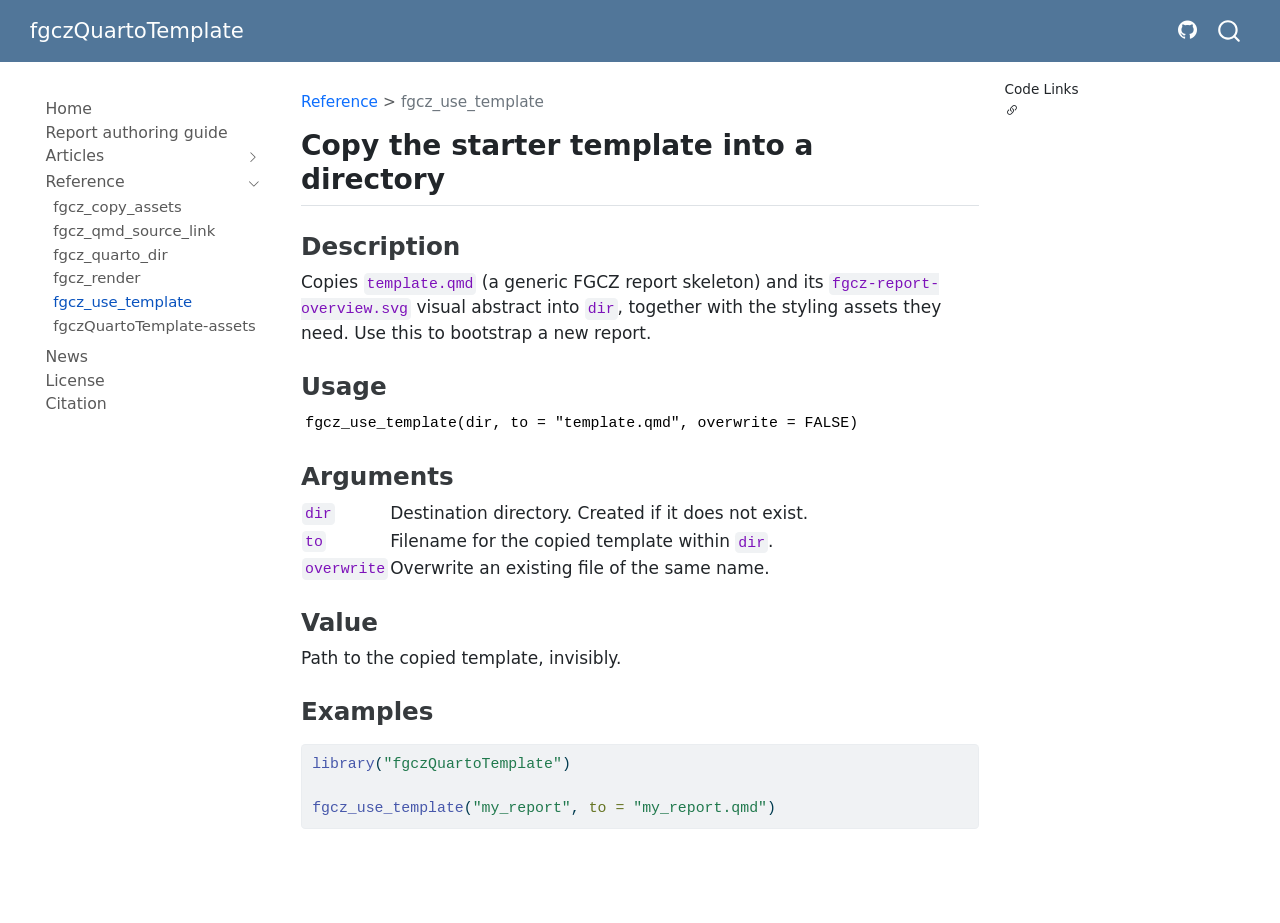
<file: man/fgcz_use_template.html>
<!DOCTYPE html>
<html xmlns="http://www.w3.org/1999/xhtml" lang="en" xml:lang="en"><head>

<meta charset="utf-8">
<meta name="generator" content="quarto-1.11.9">

<meta name="viewport" content="width=device-width, initial-scale=1.0, user-scalable=yes">


<title>fgcz_use_template – fgczQuartoTemplate</title>
<style>
/* Default styles provided by pandoc.
** See https://pandoc.org/MANUAL.html#variables-for-html for config info.
*/
span.smallcaps{font-variant: small-caps;}
div.columns{display: flex; gap: 1.5em;}
div.column{flex: auto;}
@media screen {
div.columns{gap: min(4vw, 1.5em);}
div.column{overflow-x: auto;}
}
div.hanging-indent{margin-left: 1.5em; text-indent: -1.5em;}
ul.task-list{list-style: none;}
ul.task-list li input[type="checkbox"] {
  width: 0.8em;
  margin: 0 0.8em 0.2em -1em; /* quarto-specific, see https://github.com/quarto-dev/quarto-cli/issues/4556 */ 
  vertical-align: middle;
}
/* CSS for syntax highlighting */
html { -webkit-text-size-adjust: 100%; }
pre > code.sourceCode { white-space: pre; position: relative; }
pre > code.sourceCode > span { display: inline-block; line-height: 1.25; }
pre > code.sourceCode > span:empty { height: 1.2em; }
.sourceCode { overflow: visible; }
code.sourceCode > span { color: inherit; text-decoration: inherit; }
div.sourceCode { margin: 1em 0; }
pre.sourceCode { margin: 0; }
@media screen {
div.sourceCode { overflow: auto; }
}
@media print {
pre > code.sourceCode { white-space: pre-wrap; }
pre > code.sourceCode > span { text-indent: -5em; padding-left: 5em; }
}
pre.numberSource code
  { counter-reset: source-line 0; }
pre.numberSource code > span
  { position: relative; left: -4em; counter-increment: source-line; }
pre.numberSource code > span > a:first-child::before
  { content: counter(source-line);
    position: relative; left: -1em; text-align: right; vertical-align: baseline;
    border: none; display: inline-block;
    -webkit-touch-callout: none; -webkit-user-select: none;
    -khtml-user-select: none; -moz-user-select: none;
    -ms-user-select: none; user-select: none;
    padding: 0 4px; width: 4em;
  }
pre.numberSource { margin-left: 3em;  padding-left: 4px; }
div.sourceCode
  {   }
@media screen {
pre > code.sourceCode > span > a:first-child::before { text-decoration: underline; }
}
</style>


<script src="../site_libs/quarto-nav/quarto-nav.js"></script>
<script src="../site_libs/quarto-nav/headroom.min.js"></script>
<script src="../site_libs/clipboard/clipboard.min.js"></script>
<script src="../site_libs/quarto-search/autocomplete.umd.js"></script>
<script src="../site_libs/quarto-search/fuse.min.js"></script>
<script src="../site_libs/quarto-search/quarto-search.js"></script>
<meta name="quarto:offset" content="../">
<script src="../site_libs/quarto-html/quarto.js" type="module"></script>
<script src="../site_libs/quarto-html/tabsets/tabsets.js" type="module"></script>
<script src="../site_libs/quarto-html/scrollable-regions/scrollable-regions.js" type="module"></script>
<script src="../site_libs/quarto-html/popper.min.js"></script>
<script src="../site_libs/quarto-html/tippy.umd.min.js"></script>
<script src="../site_libs/quarto-html/anchor.min.js"></script>
<link href="../site_libs/quarto-html/tippy.css" rel="stylesheet">
<link href="../site_libs/quarto-html/quarto-syntax-highlighting-63b5708e65d6cd79cd7618c58d0c21e7.css" rel="stylesheet" id="quarto-text-highlighting-styles">
<script src="../site_libs/bootstrap/bootstrap.min.js"></script>
<link href="../site_libs/bootstrap/bootstrap-icons.css" rel="stylesheet">
<link href="../site_libs/bootstrap/bootstrap-b54df9fb5010a34dec8c6a1865e1addd.min.css" rel="stylesheet" append-hash="true" id="quarto-bootstrap" data-mode="light">
<script id="quarto-search-options" type="application/json">{
  "location": "navbar",
  "copy-button": false,
  "collapse-after": 3,
  "panel-placement": "end",
  "type": "overlay",
  "limit": 50,
  "keyboard-shortcut": [
    "f",
    "/",
    "s"
  ],
  "show-item-context": false,
  "language": {
    "search-no-results-text": "No results",
    "search-matching-documents-text": "matching documents",
    "search-copy-link-title": "Copy link to search",
    "search-hide-matches-text": "Hide additional matches",
    "search-more-match-text": "more match in this document",
    "search-more-matches-text": "more matches in this document",
    "search-clear-button-title": "Clear",
    "search-text-placeholder": "",
    "search-detached-cancel-button-title": "Cancel",
    "search-submit-button-title": "Submit",
    "search-label": "Search"
  }
}</script>


</head>

<body class="nav-sidebar floating nav-fixed quarto-light"><a id="quarto-skip-link" class="visually-hidden-focusable" href="#quarto-document-content">Skip to main content</a>

<div id="quarto-search-results"></div>
  <header id="quarto-header" class="headroom fixed-top">
    <nav class="navbar navbar-expand-lg " data-bs-theme="dark" aria-label="Site">
      <div class="navbar-container container-fluid">
      <div class="navbar-brand-container mx-auto">
    <a class="navbar-brand" href="../index.html">
    <span class="navbar-title">fgczQuartoTemplate</span>
    </a>
  </div>
          <button class="navbar-toggler" type="button" data-bs-toggle="collapse" data-bs-target="#navbarCollapse" aria-controls="navbarCollapse" aria-expanded="false" aria-label="Toggle navigation" onclick="if (window.quartoToggleHeadroom) { window.quartoToggleHeadroom(); }">
  <span class="navbar-toggler-icon"></span>
</button>
          <div class="collapse navbar-collapse" id="navbarCollapse">
            <ul class="navbar-nav navbar-nav-scroll ms-auto">
  <li class="nav-item compact">
    <a class="nav-link" href="https://github.com/fgcz/fgczQuartoTemplate"> <i class="bi bi-github" role="img" aria-label="fgczQuartoTemplate GitHub">
</i> 
<span class="menu-text"></span></a>
  </li>  
</ul>
          </div> <!-- /navcollapse -->
            <div class="quarto-navbar-tools">
</div>
            <div id="quarto-search" class="" title="Search"></div>
      </div> <!-- /container-fluid -->
    </nav>
  <nav class="quarto-secondary-nav" aria-label="Toolbar">
    <div class="container-fluid d-flex">
      <button type="button" class="quarto-btn-toggle btn" data-bs-toggle="collapse" role="button" data-bs-target=".quarto-sidebar-collapse-item" aria-controls="quarto-sidebar" aria-expanded="false" aria-label="Toggle sidebar navigation" onclick="if (window.quartoToggleHeadroom) { window.quartoToggleHeadroom(); }">
        <i class="bi bi-layout-text-sidebar-reverse"></i>
      </button>
        <nav class="quarto-page-breadcrumbs" aria-label="Breadcrumbs"><ol class="breadcrumb"><li class="breadcrumb-item"><a href="../man/fgcz_copy_assets.html">Reference</a></li><li class="breadcrumb-item"><a href="../man/fgcz_use_template.html">fgcz_use_template</a></li></ol></nav>
        <a class="flex-grow-1" data-bs-toggle="collapse" data-bs-target=".quarto-sidebar-collapse-item" onclick="if (window.quartoToggleHeadroom) { window.quartoToggleHeadroom(); }">      
        </a>
    </div>
  </nav>
</header>
<!-- content -->
<div id="quarto-content" class="quarto-container page-columns page-rows-contents page-layout-article page-navbar">
<!-- sidebar -->
  <nav id="quarto-sidebar" class="sidebar collapse collapse-horizontal quarto-sidebar-collapse-item sidebar-navigation floating overflow-auto" aria-label="Section">
    <div class="sidebar-menu-container"> 
    <ul class="list-unstyled mt-1">
        <li class="sidebar-item">
  <div class="sidebar-item-container"> 
  <a href="../index.html" class="sidebar-item-text sidebar-link">
 <span class="menu-text">Home</span></a>
  </div>
</li>
        <li class="sidebar-item">
  <div class="sidebar-item-container"> 
  <a href="../fgcz-quarto-reports.html" class="sidebar-item-text sidebar-link">
 <span class="menu-text">Report authoring guide</span></a>
  </div>
</li>
        <li class="sidebar-item sidebar-item-section">
      <div class="sidebar-item-container"> 
            <button type="button" class="sidebar-item-text sidebar-item-toggle sidebar-link text-start collapsed" data-bs-toggle="collapse" data-bs-target="#quarto-sidebar-section-1" aria-controls="quarto-sidebar-section-1" aria-expanded="false">
 <span class="menu-text" id="quarto-sidebar-section-1-label">Articles</span><i class="bi bi-chevron-right" aria-hidden="true"></i></button>
      </div>
      <ul id="quarto-sidebar-section-1" aria-labelledby="quarto-sidebar-section-1-label" class="collapse list-unstyled sidebar-section depth1 ">  
          <li class="sidebar-item">
  <div class="sidebar-item-container"> 
  <a href="../vignettes/example-report.html" class="sidebar-item-text sidebar-link">
 <span class="menu-text">FGCZ tabset layout example</span></a>
  </div>
</li>
          <li class="sidebar-item">
  <div class="sidebar-item-container"> 
  <a href="../vignettes/fgczQuartoTemplate.html" class="sidebar-item-text sidebar-link">
 <span class="menu-text">Using the FGCZ Quarto report templates</span></a>
  </div>
</li>
      </ul>
  </li>
        <li class="sidebar-item sidebar-item-section">
      <div class="sidebar-item-container"> 
            <button type="button" class="sidebar-item-text sidebar-item-toggle sidebar-link text-start" data-bs-toggle="collapse" data-bs-target="#quarto-sidebar-section-2" aria-controls="quarto-sidebar-section-2" aria-expanded="true">
 <span class="menu-text" id="quarto-sidebar-section-2-label">Reference</span><i class="bi bi-chevron-right" aria-hidden="true"></i></button>
      </div>
      <ul id="quarto-sidebar-section-2" aria-labelledby="quarto-sidebar-section-2-label" class="collapse list-unstyled sidebar-section depth1 show">  
          <li class="sidebar-item">
  <div class="sidebar-item-container"> 
  <a href="../man/fgcz_copy_assets.html" class="sidebar-item-text sidebar-link">
 <span class="menu-text">fgcz_copy_assets</span></a>
  </div>
</li>
          <li class="sidebar-item">
  <div class="sidebar-item-container"> 
  <a href="../man/fgcz_qmd_source_link.html" class="sidebar-item-text sidebar-link">
 <span class="menu-text">fgcz_qmd_source_link</span></a>
  </div>
</li>
          <li class="sidebar-item">
  <div class="sidebar-item-container"> 
  <a href="../man/fgcz_quarto_dir.html" class="sidebar-item-text sidebar-link">
 <span class="menu-text">fgcz_quarto_dir</span></a>
  </div>
</li>
          <li class="sidebar-item">
  <div class="sidebar-item-container"> 
  <a href="../man/fgcz_render.html" class="sidebar-item-text sidebar-link">
 <span class="menu-text">fgcz_render</span></a>
  </div>
</li>
          <li class="sidebar-item">
  <div class="sidebar-item-container"> 
  <a href="../man/fgcz_use_template.html" class="sidebar-item-text sidebar-link active">
 <span class="menu-text">fgcz_use_template</span></a>
  </div>
</li>
          <li class="sidebar-item">
  <div class="sidebar-item-container"> 
  <a href="../man/fgczQuartoTemplate-assets.html" class="sidebar-item-text sidebar-link">
 <span class="menu-text">fgczQuartoTemplate-assets</span></a>
  </div>
</li>
      </ul>
  </li>
        <li class="sidebar-item">
  <div class="sidebar-item-container"> 
  <a href="../NEWS.html" class="sidebar-item-text sidebar-link">
 <span class="menu-text">News</span></a>
  </div>
</li>
        <li class="sidebar-item">
  <div class="sidebar-item-container"> 
  <a href="../LICENSE.html" class="sidebar-item-text sidebar-link">
 <span class="menu-text">License</span></a>
  </div>
</li>
        <li class="sidebar-item">
  <div class="sidebar-item-container"> 
  <a href="../CITATION.html" class="sidebar-item-text sidebar-link">
 <span class="menu-text">Citation</span></a>
  </div>
</li>
    </ul>
    </div>
</nav>
<div id="quarto-sidebar-glass" class="quarto-sidebar-collapse-item" data-bs-toggle="collapse" data-bs-target=".quarto-sidebar-collapse-item"></div>
<!-- margin-sidebar -->
    <div id="quarto-margin-sidebar" class="sidebar margin-sidebar">
        
    <div class="quarto-code-links"><h2>Code Links</h2><ul><li><a href="undefined"><i class="bi bi-link-45deg"></i></a></li></ul></div></div>
<!-- main -->
<main class="content" id="quarto-document-content" tabindex="-1"><header id="title-block-header" class="quarto-title-block"><nav class="quarto-page-breadcrumbs quarto-title-breadcrumbs d-none d-lg-block" aria-label="Breadcrumbs"><ol class="breadcrumb"><li class="breadcrumb-item"><a href="../man/fgcz_copy_assets.html">Reference</a></li><li class="breadcrumb-item"><a href="../man/fgcz_use_template.html">fgcz_use_template</a></li></ol></nav></header>




<section id="copy-the-starter-template-into-a-directory" class="level2 unnumbered">
<h2 class="unnumbered anchored" data-anchor-id="copy-the-starter-template-into-a-directory">Copy the starter template into a directory</h2>
<section id="description" class="level3">
<h3 class="anchored" data-anchor-id="description">Description</h3>
<p>Copies <code>template.qmd</code> (a generic FGCZ report skeleton) and its <code>fgcz-report-overview.svg</code> visual abstract into <code>dir</code>, together with the styling assets they need. Use this to bootstrap a new report.</p>
</section>
<section id="usage" class="level3">
<h3 class="anchored" data-anchor-id="usage">Usage</h3>
<pre><code class="language-R">fgcz_use_template(dir, to = "template.qmd", overwrite = FALSE)
</code></pre>
</section>
<section id="arguments" class="level3">
<h3 class="anchored" data-anchor-id="arguments">Arguments</h3>
<table role="presentation">
<tbody><tr>
<td style="white-space: collapse; font-family: monospace; vertical-align: top">
<code id="dir">dir</code>
</td>
<td>
Destination directory. Created if it does not exist.
</td>
</tr>
<tr>
<td style="white-space: collapse; font-family: monospace; vertical-align: top">
<code id="to">to</code>
</td>
<td>
Filename for the copied template within <code>dir</code>.
</td>
</tr>
<tr>
<td style="white-space: collapse; font-family: monospace; vertical-align: top">
<code id="overwrite">overwrite</code>
</td>
<td>
Overwrite an existing file of the same name.
</td>
</tr>
</tbody></table>
</section>
<section id="value" class="level3">
<h3 class="anchored" data-anchor-id="value">Value</h3>
<p>Path to the copied template, invisibly.</p>
</section>
<section id="examples" class="level3">
<h3 class="anchored" data-anchor-id="examples">Examples</h3>
<div class="cell">
<div class="code-copy-outer-scaffold"><div class="sourceCode cell-code" id="cb1"><pre class="sourceCode r code-with-copy"><code class="sourceCode r"><span id="cb1-1"><a href="#cb1-1" aria-hidden="true" tabindex="-1"></a><span class="fu">library</span>(<span class="st">"fgczQuartoTemplate"</span>)</span>
<span id="cb1-2"><a href="#cb1-2" aria-hidden="true" tabindex="-1"></a></span>
<span id="cb1-3"><a href="#cb1-3" aria-hidden="true" tabindex="-1"></a><span class="fu">fgcz_use_template</span>(<span class="st">"my_report"</span>, <span class="at">to =</span> <span class="st">"my_report.qmd"</span>)</span></code></pre></div><button title="Copy to Clipboard" class="code-copy-button"><i class="bi"></i></button></div>
</div>


</section>
</section>

</main> <!-- /main -->
<script id="quarto-html-after-body" type="application/javascript">
  window.document.addEventListener("DOMContentLoaded", function (event) {
    const icon = "";
    const anchorJS = new window.AnchorJS();
    anchorJS.options = {
      placement: 'right',
      icon: icon
    };
    anchorJS.add('.anchored');
    const isCodeAnnotation = (el) => {
      for (const clz of el.classList) {
        if (clz.startsWith('code-annotation-')) {                     
          return true;
        }
      }
      return false;
    }
    const onCopySuccess = function(e) {
      // button target
      const button = e.trigger;
      // don't keep focus
      button.blur();
      // flash "checked"
      button.classList.add('code-copy-button-checked');
      var currentTitle = button.getAttribute("title");
      button.setAttribute("title", "Copied!");
      let tooltip;
      if (window.bootstrap) {
        button.setAttribute("data-bs-toggle", "tooltip");
        button.setAttribute("data-bs-placement", "left");
        button.setAttribute("data-bs-title", "Copied!");
        tooltip = new bootstrap.Tooltip(button, 
          { trigger: "manual", 
            customClass: "code-copy-button-tooltip",
            offset: [0, -8]});
        tooltip.show();    
      }
      setTimeout(function() {
        if (tooltip) {
          tooltip.hide();
          button.removeAttribute("data-bs-title");
          button.removeAttribute("data-bs-toggle");
          button.removeAttribute("data-bs-placement");
        }
        button.setAttribute("title", currentTitle);
        button.classList.remove('code-copy-button-checked');
      }, 1000);
      // clear code selection
      e.clearSelection();
    }
    const getTextToCopy = function(trigger) {
      const outerScaffold = trigger.parentElement.cloneNode(true);
      const codeEl = outerScaffold.querySelector('code');
      for (const childEl of codeEl.children) {
        if (isCodeAnnotation(childEl)) {
          childEl.remove();
        }
      }
      return codeEl.innerText;
    }
    const clipboard = new window.ClipboardJS('.code-copy-button:not([data-in-quarto-modal])', {
      text: getTextToCopy
    });
    clipboard.on('success', onCopySuccess);
    if (window.document.getElementById('quarto-embedded-source-code-modal')) {
      const clipboardModal = new window.ClipboardJS('.code-copy-button[data-in-quarto-modal]', {
        text: getTextToCopy,
        container: window.document.getElementById('quarto-embedded-source-code-modal')
      });
      clipboardModal.on('success', onCopySuccess);
    }
      var localhostRegex = new RegExp(/^(?:http|https):\/\/localhost\:?[0-9]*\//);
      var mailtoRegex = new RegExp(/^mailto:/);
        var filterRegex = new RegExp('/' + window.location.host + '/');
      var isInternal = (href) => {
          return filterRegex.test(href) || localhostRegex.test(href) || mailtoRegex.test(href);
      }
      // Inspect non-navigation links and adorn them if external
      window.quartoDecorateExternalLinks = function (root) {
     var links = (root || window.document).querySelectorAll('a[href]:not(.nav-link):not(.navbar-brand):not(.toc-action):not(.sidebar-link):not(.sidebar-item-toggle):not(.pagination-link):not(.no-external):not([aria-hidden]):not(.dropdown-item):not(.quarto-navigation-tool):not(.about-link)');
      for (var i=0; i<links.length; i++) {
        const link = links[i];
        if (!isInternal(link.href)) {
          // undo the damage that might have been done by quarto-nav.js in the case of
          // links that we want to consider external
          if (link.dataset.originalHref !== undefined) {
            link.href = link.dataset.originalHref;
          }
          if (!link.classList.contains('no-external-icon')) {
          }
        }
      }
      };
      window.quartoDecorateExternalLinks(window.document);
    // Esc closes the popup (WCAG 1.4.13) and focus leaving both trigger and
    // popup closes it (WCAG 2.4.11); tippy handles neither for interactive popups.
    const hideOnEscAndFocusOut = {
      name: 'hideOnEscAndFocusOut',
      defaultValue: true,
      fn(instance) {
        const dismiss = () => {
          // A show scheduled by the trigger delay would otherwise reopen it
          instance.clearDelayTimeouts();
          instance.hide();
        };
        const onKeyDown = (event) => {
          if (event.key !== 'Escape') {
            return;
          }
          // Keep Esc from also reaching page handlers (e.g. reveal.js overview),
          // except an open reveal.js slide menu, which Esc should close too.
          // The menu handles keys only when its keyboard option is on.
          const menuHandlesEsc = window.Reveal?.getPlugin?.('menu')?.isOpen() &&
            window.Reveal.getConfig().menu?.keyboard !== false;
          if (!menuHandlesEsc) {
            event.stopPropagation();
          }
          if (instance.popper.contains(window.document.activeElement)) {
            // Disabled while refocusing so the focus trigger does not reopen it
            instance.disable();
            instance.reference.focus();
            instance.enable();
          }
          dismiss();
        };
        const onFocusOut = (event) => {
          const target = event.relatedTarget;
          if (target && !instance.reference.contains(target) &&
              !instance.popper.contains(target)) {
            dismiss();
          }
        };
        // On the trigger too: a click trigger (code-annotations: select) has no
        // blur handling. Attached for the instance's lifetime so leaving the
        // trigger also cancels a show still pending on the trigger delay.
        instance.reference.addEventListener('focusout', onFocusOut);
        return {
          onShow() {
            window.document.addEventListener('keydown', onKeyDown, true);
            instance.popper.addEventListener('focusout', onFocusOut);
          },
          onHide() {
            window.document.removeEventListener('keydown', onKeyDown, true);
            instance.popper.removeEventListener('focusout', onFocusOut);
          },
          onDestroy() {
            instance.reference.removeEventListener('focusout', onFocusOut);
          },
        };
      },
    };
    function tippyHover(el, contentFn, onTriggerFn, onUntriggerFn) {
      const config = {
        allowHTML: true,
        maxWidth: 500,
        delay: 100,
        arrow: false,
        appendTo: function(el) {
            return el.parentElement;
        },
        interactive: true,
        interactiveBorder: 10,
        theme: 'quarto',
        placement: 'bottom-start',
        plugins: [hideOnEscAndFocusOut],
      };
      if (contentFn) {
        config.content = contentFn;
      }
      if (onTriggerFn) {
        config.onTrigger = onTriggerFn;
      }
      if (onUntriggerFn) {
        config.onUntrigger = onUntriggerFn;
      }
      window.tippy(el, config); 
    }
    const noterefs = window.document.querySelectorAll('a[role="doc-noteref"]');
    for (var i=0; i<noterefs.length; i++) {
      const ref = noterefs[i];
      tippyHover(ref, function() {
        // use id or data attribute instead here
        let href = ref.getAttribute('data-footnote-href') || ref.getAttribute('href');
        try { href = new URL(href).hash; } catch {}
        const id = href.replace(/^#\/?/, "");
        const note = window.document.getElementById(id);
        if (note) {
          return note.innerHTML;
        } else {
          return "";
        }
      });
    }
    const xrefs = window.document.querySelectorAll('a.quarto-xref');
    const processXRef = (id, note) => {
      // Strip column container classes
      const stripColumnClz = (el) => {
        el.classList.remove("page-full", "page-columns");
        if (el.children) {
          for (const child of el.children) {
            stripColumnClz(child);
          }
        }
      }
      stripColumnClz(note)
      if (id === null || id.startsWith('sec-')) {
        // Special case sections, only their first couple elements
        const container = document.createElement("div");
        if (note.children && note.children.length > 2) {
          container.appendChild(note.children[0].cloneNode(true));
          for (let i = 1; i < note.children.length; i++) {
            const child = note.children[i];
            if (child.tagName === "P" && child.innerText === "") {
              continue;
            } else {
              container.appendChild(child.cloneNode(true));
              break;
            }
          }
          if (window.Quarto?.typesetMath) {
            window.Quarto.typesetMath(container);
          }
          return container.innerHTML
        } else {
          if (window.Quarto?.typesetMath) {
            window.Quarto.typesetMath(note);
          }
          return note.innerHTML;
        }
      } else {
        // Remove any anchor links if they are present
        const anchorLink = note.querySelector('a.anchorjs-link');
        if (anchorLink) {
          anchorLink.remove();
        }
        if (window.Quarto?.typesetMath) {
          window.Quarto.typesetMath(note);
        }
        if (note.classList.contains("callout")) {
          return note.outerHTML;
        } else {
          return note.innerHTML;
        }
      }
    }
    for (var i=0; i<xrefs.length; i++) {
      const xref = xrefs[i];
      tippyHover(xref, undefined, function(instance) {
        instance.disable();
        let url = xref.getAttribute('href');
        let hash = undefined; 
        if (url.startsWith('#')) {
          hash = url;
        } else {
          try { hash = new URL(url).hash; } catch {}
        }
        if (hash) {
          const id = hash.replace(/^#\/?/, "");
          const note = window.document.getElementById(id);
          if (note !== null) {
            try {
              const html = processXRef(id, note.cloneNode(true));
              instance.setContent(html);
            } finally {
              instance.enable();
              instance.show();
            }
          } else {
            // See if we can fetch this
            fetch(url.split('#')[0])
            .then(res => res.text())
            .then(html => {
              const parser = new DOMParser();
              const htmlDoc = parser.parseFromString(html, "text/html");
              const note = htmlDoc.getElementById(id);
              if (note !== null) {
                const html = processXRef(id, note);
                instance.setContent(html);
              } 
            }).finally(() => {
              instance.enable();
              instance.show();
            });
          }
        } else {
          // See if we can fetch a full url (with no hash to target)
          // This is a special case and we should probably do some content thinning / targeting
          fetch(url)
          .then(res => res.text())
          .then(html => {
            const parser = new DOMParser();
            const htmlDoc = parser.parseFromString(html, "text/html");
            const note = htmlDoc.querySelector('main.content');
            if (note !== null) {
              // This should only happen for chapter cross references
              // (since there is no id in the URL)
              // remove the first header
              if (note.children.length > 0 && note.children[0].tagName === "HEADER") {
                note.children[0].remove();
              }
              const html = processXRef(null, note);
              instance.setContent(html);
            } 
          }).finally(() => {
            instance.enable();
            instance.show();
          });
        }
      }, function(instance) {
      });
    }
        let selectedAnnoteEl;
        const selectorForAnnotation = ( cell, annotation) => {
          let cellAttr = 'data-code-cell="' + cell + '"';
          let lineAttr = 'data-code-annotation="' +  annotation + '"';
          const selector = 'span[' + cellAttr + '][' + lineAttr + ']';
          return selector;
        }
        const selectCodeLines = (annoteEl) => {
          const doc = window.document;
          const targetCell = annoteEl.getAttribute("data-target-cell");
          const targetAnnotation = annoteEl.getAttribute("data-target-annotation");
          const annoteSpan = window.document.querySelector(selectorForAnnotation(targetCell, targetAnnotation));
          const lines = annoteSpan.getAttribute("data-code-lines").split(",");
          const lineIds = lines.map((line) => {
            return targetCell + "-" + line;
          })
          // Each band is positioned against its own containing block, which is
          // not the offsetParent of the lines, so place it from client rects.
          const placeBand = (band, firstEl, lastEl, codeBlock) => {
            const container = band.offsetParent;
            if (container === null) {
              return;
            }
            const containerRect = container.getBoundingClientRect();
            // Reveal.js scales slides with a transform, so convert client
            // pixels back to the CSS pixels of the container.
            const scale = containerRect.height / container.offsetHeight || 1;
            const firstRect = firstEl.getBoundingClientRect();
            const lastRect = lastEl.getBoundingClientRect();
            const top = (firstRect.top - containerRect.top) / scale - container.clientTop + container.scrollTop;
            const height = (lastRect.bottom - firstRect.top) / scale;
            band.style.top = top - 2 + "px";
            band.style.height = height + 4 + "px";
            if (codeBlock) {
              // Without the copy button wrapper, the containing block is wider
              // than the code block, so span the code block explicitly.
              const blockRect = codeBlock.getBoundingClientRect();
              band.style.left = (blockRect.left - containerRect.left) / scale - container.clientLeft + container.scrollLeft + "px";
              band.style.width = blockRect.width / scale + "px";
            }
          };
          if (lineIds.length > 0) {
            const el = window.document.getElementById(lineIds[0]);
            const lastEl = window.document.getElementById(lineIds[lineIds.length - 1]);
            const parent = el.parentElement.parentElement;
            // cook up a div (if necessary) and position it
            let div = window.document.getElementById("code-annotation-line-highlight");
            if (div === null) {
              div = window.document.createElement("div");
              div.setAttribute("id", "code-annotation-line-highlight");
              div.style.position = 'absolute';
              parent.appendChild(div);
            }
            placeBand(div, el, lastEl, parent.closest("div.sourceCode") || parent);
            let gutterDiv = window.document.getElementById("code-annotation-line-highlight-gutter");
            if (gutterDiv === null) {
              gutterDiv = window.document.createElement("div");
              gutterDiv.setAttribute("id", "code-annotation-line-highlight-gutter");
              gutterDiv.style.position = 'absolute';
              const codeCell = window.document.getElementById(targetCell);
              const gutter = codeCell.querySelector('.code-annotation-gutter');
              gutter.appendChild(gutterDiv);
            }
            placeBand(gutterDiv, el, lastEl);
            selectedAnnoteEl = annoteEl;
          }
        };
        const unselectCodeLines = () => {
          const elementsIds = ["code-annotation-line-highlight", "code-annotation-line-highlight-gutter"];
          elementsIds.forEach((elId) => {
            const div = window.document.getElementById(elId);
            if (div) {
              div.remove();
            }
          });
          selectedAnnoteEl = undefined;
        };
          // Handle positioning of the toggle
      window.addEventListener(
        "resize",
        throttle(() => {
          elRect = undefined;
          if (selectedAnnoteEl) {
            selectCodeLines(selectedAnnoteEl);
          }
        }, 10)
      );
      function throttle(fn, ms) {
      let throttle = false;
      let timer;
        return (...args) => {
          if(!throttle) { // first call gets through
              fn.apply(this, args);
              throttle = true;
          } else { // all the others get throttled
              if(timer) clearTimeout(timer); // cancel #2
              timer = setTimeout(() => {
                fn.apply(this, args);
                timer = throttle = false;
              }, ms);
          }
        };
      }
        // Attach click handler to the DT
        const annoteDls = window.document.querySelectorAll('dt[data-target-cell]');
        for (const annoteDlNode of annoteDls) {
          annoteDlNode.addEventListener('click', (event) => {
            const clickedEl = event.target;
            if (clickedEl !== selectedAnnoteEl) {
              unselectCodeLines();
              const activeEl = window.document.querySelector('dt[data-target-cell].code-annotation-active');
              if (activeEl) {
                activeEl.classList.remove('code-annotation-active');
              }
              selectCodeLines(clickedEl);
              clickedEl.classList.add('code-annotation-active');
            } else {
              // Unselect the line
              unselectCodeLines();
              clickedEl.classList.remove('code-annotation-active');
            }
          });
        }
    const findCites = (el) => {
      const parentEl = el.parentElement;
      if (parentEl) {
        const cites = parentEl.dataset.cites;
        if (cites) {
          return {
            el,
            cites: cites.split(' ')
          };
        } else {
          return findCites(el.parentElement)
        }
      } else {
        return undefined;
      }
    };
    var bibliorefs = window.document.querySelectorAll('a[role="doc-biblioref"]');
    for (var i=0; i<bibliorefs.length; i++) {
      const ref = bibliorefs[i];
      const citeInfo = findCites(ref);
      if (citeInfo) {
        tippyHover(citeInfo.el, function() {
          var popup = window.document.createElement('div');
          citeInfo.cites.forEach(function(cite) {
            var citeDiv = window.document.createElement('div');
            citeDiv.classList.add('hanging-indent');
            citeDiv.classList.add('csl-entry');
            var biblioDiv = window.document.getElementById('ref-' + cite);
            if (biblioDiv) {
              citeDiv.innerHTML = biblioDiv.innerHTML;
            }
            popup.appendChild(citeDiv);
          });
          return popup.innerHTML;
        });
      }
    }
  });
  </script>
  <script type="application/javascript">
  window.quartoScrollableRegionsLabels = {"code":"Scrollable code","output":"Scrollable output"};
  </script>
</div> <!-- /content -->




</body></html>
</file>
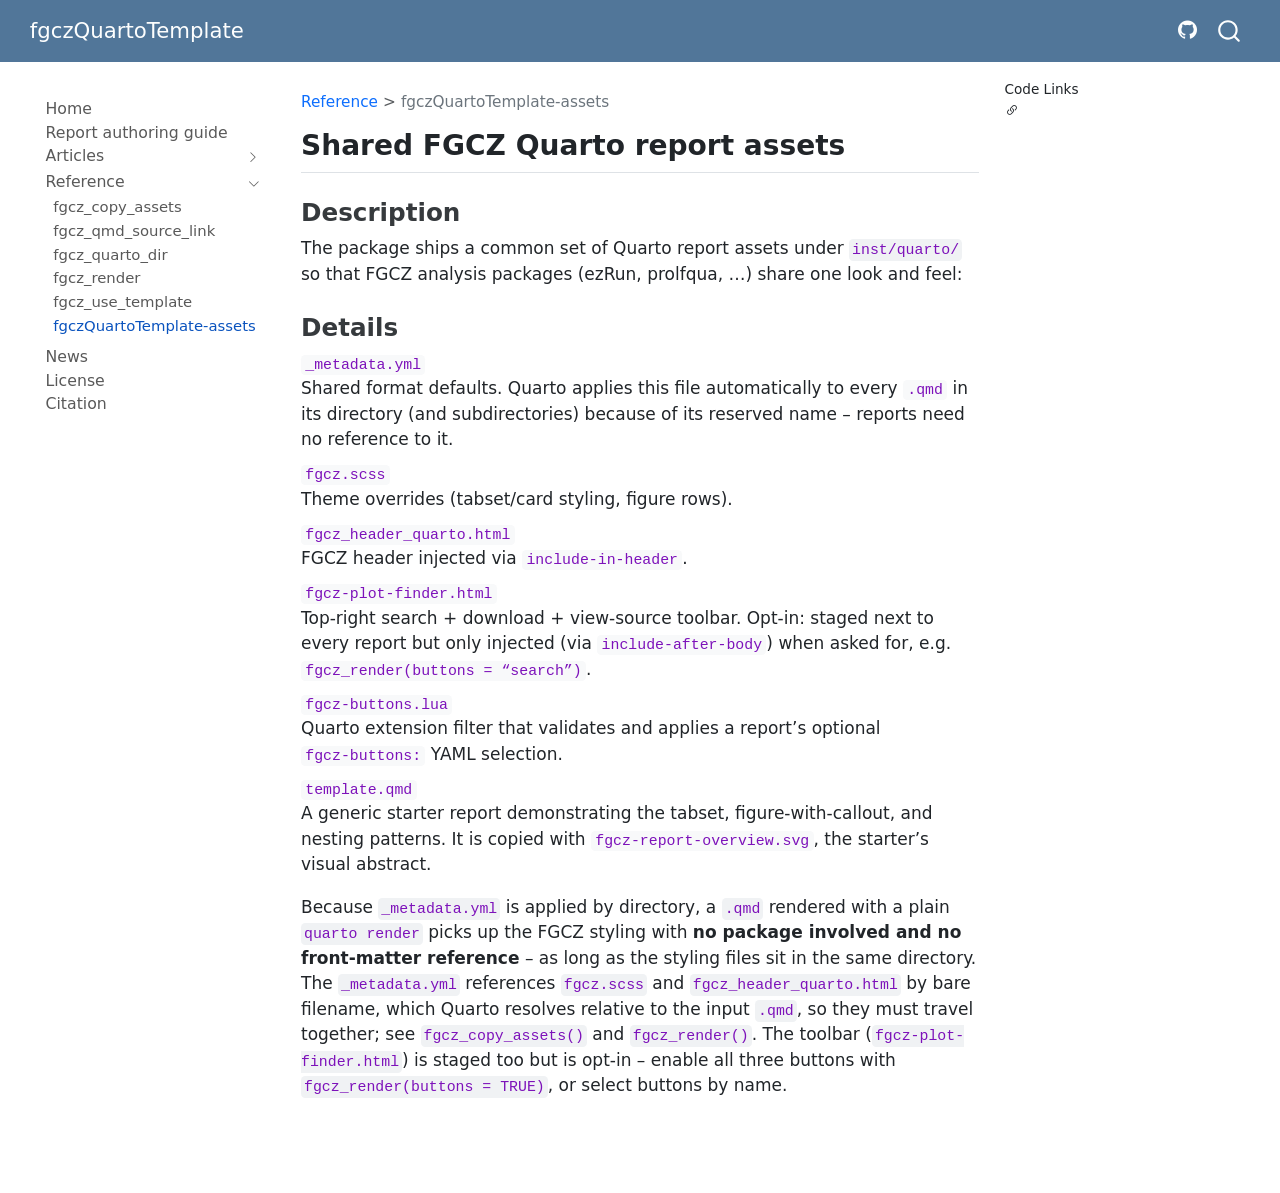
<file: man/fgczQuartoTemplate-assets.html>
<!DOCTYPE html>
<html xmlns="http://www.w3.org/1999/xhtml" lang="en" xml:lang="en"><head>

<meta charset="utf-8">
<meta name="generator" content="quarto-1.11.9">

<meta name="viewport" content="width=device-width, initial-scale=1.0, user-scalable=yes">


<title>fgczquartotemplate-assets – fgczQuartoTemplate</title>
<style>
/* Default styles provided by pandoc.
** See https://pandoc.org/MANUAL.html#variables-for-html for config info.
*/
span.smallcaps{font-variant: small-caps;}
div.columns{display: flex; gap: 1.5em;}
div.column{flex: auto;}
@media screen {
div.columns{gap: min(4vw, 1.5em);}
div.column{overflow-x: auto;}
}
div.hanging-indent{margin-left: 1.5em; text-indent: -1.5em;}
ul.task-list{list-style: none;}
ul.task-list li input[type="checkbox"] {
  width: 0.8em;
  margin: 0 0.8em 0.2em -1em; /* quarto-specific, see https://github.com/quarto-dev/quarto-cli/issues/4556 */ 
  vertical-align: middle;
}
</style>


<script src="../site_libs/quarto-nav/quarto-nav.js"></script>
<script src="../site_libs/quarto-nav/headroom.min.js"></script>
<script src="../site_libs/clipboard/clipboard.min.js"></script>
<script src="../site_libs/quarto-search/autocomplete.umd.js"></script>
<script src="../site_libs/quarto-search/fuse.min.js"></script>
<script src="../site_libs/quarto-search/quarto-search.js"></script>
<meta name="quarto:offset" content="../">
<script src="../site_libs/quarto-html/quarto.js" type="module"></script>
<script src="../site_libs/quarto-html/tabsets/tabsets.js" type="module"></script>
<script src="../site_libs/quarto-html/scrollable-regions/scrollable-regions.js" type="module"></script>
<script src="../site_libs/quarto-html/popper.min.js"></script>
<script src="../site_libs/quarto-html/tippy.umd.min.js"></script>
<script src="../site_libs/quarto-html/anchor.min.js"></script>
<link href="../site_libs/quarto-html/tippy.css" rel="stylesheet">
<link href="../site_libs/quarto-html/quarto-syntax-highlighting-63b5708e65d6cd79cd7618c58d0c21e7.css" rel="stylesheet" id="quarto-text-highlighting-styles">
<script src="../site_libs/bootstrap/bootstrap.min.js"></script>
<link href="../site_libs/bootstrap/bootstrap-icons.css" rel="stylesheet">
<link href="../site_libs/bootstrap/bootstrap-b54df9fb5010a34dec8c6a1865e1addd.min.css" rel="stylesheet" append-hash="true" id="quarto-bootstrap" data-mode="light">
<script id="quarto-search-options" type="application/json">{
  "location": "navbar",
  "copy-button": false,
  "collapse-after": 3,
  "panel-placement": "end",
  "type": "overlay",
  "limit": 50,
  "keyboard-shortcut": [
    "f",
    "/",
    "s"
  ],
  "show-item-context": false,
  "language": {
    "search-no-results-text": "No results",
    "search-matching-documents-text": "matching documents",
    "search-copy-link-title": "Copy link to search",
    "search-hide-matches-text": "Hide additional matches",
    "search-more-match-text": "more match in this document",
    "search-more-matches-text": "more matches in this document",
    "search-clear-button-title": "Clear",
    "search-text-placeholder": "",
    "search-detached-cancel-button-title": "Cancel",
    "search-submit-button-title": "Submit",
    "search-label": "Search"
  }
}</script>


</head>

<body class="nav-sidebar floating nav-fixed quarto-light"><a id="quarto-skip-link" class="visually-hidden-focusable" href="#quarto-document-content">Skip to main content</a>

<div id="quarto-search-results"></div>
  <header id="quarto-header" class="headroom fixed-top">
    <nav class="navbar navbar-expand-lg " data-bs-theme="dark" aria-label="Site">
      <div class="navbar-container container-fluid">
      <div class="navbar-brand-container mx-auto">
    <a class="navbar-brand" href="../index.html">
    <span class="navbar-title">fgczQuartoTemplate</span>
    </a>
  </div>
          <button class="navbar-toggler" type="button" data-bs-toggle="collapse" data-bs-target="#navbarCollapse" aria-controls="navbarCollapse" aria-expanded="false" aria-label="Toggle navigation" onclick="if (window.quartoToggleHeadroom) { window.quartoToggleHeadroom(); }">
  <span class="navbar-toggler-icon"></span>
</button>
          <div class="collapse navbar-collapse" id="navbarCollapse">
            <ul class="navbar-nav navbar-nav-scroll ms-auto">
  <li class="nav-item compact">
    <a class="nav-link" href="https://github.com/fgcz/fgczQuartoTemplate"> <i class="bi bi-github" role="img" aria-label="fgczQuartoTemplate GitHub">
</i> 
<span class="menu-text"></span></a>
  </li>  
</ul>
          </div> <!-- /navcollapse -->
            <div class="quarto-navbar-tools">
</div>
            <div id="quarto-search" class="" title="Search"></div>
      </div> <!-- /container-fluid -->
    </nav>
  <nav class="quarto-secondary-nav" aria-label="Toolbar">
    <div class="container-fluid d-flex">
      <button type="button" class="quarto-btn-toggle btn" data-bs-toggle="collapse" role="button" data-bs-target=".quarto-sidebar-collapse-item" aria-controls="quarto-sidebar" aria-expanded="false" aria-label="Toggle sidebar navigation" onclick="if (window.quartoToggleHeadroom) { window.quartoToggleHeadroom(); }">
        <i class="bi bi-layout-text-sidebar-reverse"></i>
      </button>
        <nav class="quarto-page-breadcrumbs" aria-label="Breadcrumbs"><ol class="breadcrumb"><li class="breadcrumb-item"><a href="../man/fgcz_copy_assets.html">Reference</a></li><li class="breadcrumb-item"><a href="../man/fgczQuartoTemplate-assets.html">fgczQuartoTemplate-assets</a></li></ol></nav>
        <a class="flex-grow-1" data-bs-toggle="collapse" data-bs-target=".quarto-sidebar-collapse-item" onclick="if (window.quartoToggleHeadroom) { window.quartoToggleHeadroom(); }">      
        </a>
    </div>
  </nav>
</header>
<!-- content -->
<div id="quarto-content" class="quarto-container page-columns page-rows-contents page-layout-article page-navbar">
<!-- sidebar -->
  <nav id="quarto-sidebar" class="sidebar collapse collapse-horizontal quarto-sidebar-collapse-item sidebar-navigation floating overflow-auto" aria-label="Section">
    <div class="sidebar-menu-container"> 
    <ul class="list-unstyled mt-1">
        <li class="sidebar-item">
  <div class="sidebar-item-container"> 
  <a href="../index.html" class="sidebar-item-text sidebar-link">
 <span class="menu-text">Home</span></a>
  </div>
</li>
        <li class="sidebar-item">
  <div class="sidebar-item-container"> 
  <a href="../fgcz-quarto-reports.html" class="sidebar-item-text sidebar-link">
 <span class="menu-text">Report authoring guide</span></a>
  </div>
</li>
        <li class="sidebar-item sidebar-item-section">
      <div class="sidebar-item-container"> 
            <button type="button" class="sidebar-item-text sidebar-item-toggle sidebar-link text-start collapsed" data-bs-toggle="collapse" data-bs-target="#quarto-sidebar-section-1" aria-controls="quarto-sidebar-section-1" aria-expanded="false">
 <span class="menu-text" id="quarto-sidebar-section-1-label">Articles</span><i class="bi bi-chevron-right" aria-hidden="true"></i></button>
      </div>
      <ul id="quarto-sidebar-section-1" aria-labelledby="quarto-sidebar-section-1-label" class="collapse list-unstyled sidebar-section depth1 ">  
          <li class="sidebar-item">
  <div class="sidebar-item-container"> 
  <a href="../vignettes/example-report.html" class="sidebar-item-text sidebar-link">
 <span class="menu-text">FGCZ tabset layout example</span></a>
  </div>
</li>
          <li class="sidebar-item">
  <div class="sidebar-item-container"> 
  <a href="../vignettes/fgczQuartoTemplate.html" class="sidebar-item-text sidebar-link">
 <span class="menu-text">Using the FGCZ Quarto report templates</span></a>
  </div>
</li>
      </ul>
  </li>
        <li class="sidebar-item sidebar-item-section">
      <div class="sidebar-item-container"> 
            <button type="button" class="sidebar-item-text sidebar-item-toggle sidebar-link text-start" data-bs-toggle="collapse" data-bs-target="#quarto-sidebar-section-2" aria-controls="quarto-sidebar-section-2" aria-expanded="true">
 <span class="menu-text" id="quarto-sidebar-section-2-label">Reference</span><i class="bi bi-chevron-right" aria-hidden="true"></i></button>
      </div>
      <ul id="quarto-sidebar-section-2" aria-labelledby="quarto-sidebar-section-2-label" class="collapse list-unstyled sidebar-section depth1 show">  
          <li class="sidebar-item">
  <div class="sidebar-item-container"> 
  <a href="../man/fgcz_copy_assets.html" class="sidebar-item-text sidebar-link">
 <span class="menu-text">fgcz_copy_assets</span></a>
  </div>
</li>
          <li class="sidebar-item">
  <div class="sidebar-item-container"> 
  <a href="../man/fgcz_qmd_source_link.html" class="sidebar-item-text sidebar-link">
 <span class="menu-text">fgcz_qmd_source_link</span></a>
  </div>
</li>
          <li class="sidebar-item">
  <div class="sidebar-item-container"> 
  <a href="../man/fgcz_quarto_dir.html" class="sidebar-item-text sidebar-link">
 <span class="menu-text">fgcz_quarto_dir</span></a>
  </div>
</li>
          <li class="sidebar-item">
  <div class="sidebar-item-container"> 
  <a href="../man/fgcz_render.html" class="sidebar-item-text sidebar-link">
 <span class="menu-text">fgcz_render</span></a>
  </div>
</li>
          <li class="sidebar-item">
  <div class="sidebar-item-container"> 
  <a href="../man/fgcz_use_template.html" class="sidebar-item-text sidebar-link">
 <span class="menu-text">fgcz_use_template</span></a>
  </div>
</li>
          <li class="sidebar-item">
  <div class="sidebar-item-container"> 
  <a href="../man/fgczQuartoTemplate-assets.html" class="sidebar-item-text sidebar-link active">
 <span class="menu-text">fgczQuartoTemplate-assets</span></a>
  </div>
</li>
      </ul>
  </li>
        <li class="sidebar-item">
  <div class="sidebar-item-container"> 
  <a href="../NEWS.html" class="sidebar-item-text sidebar-link">
 <span class="menu-text">News</span></a>
  </div>
</li>
        <li class="sidebar-item">
  <div class="sidebar-item-container"> 
  <a href="../LICENSE.html" class="sidebar-item-text sidebar-link">
 <span class="menu-text">License</span></a>
  </div>
</li>
        <li class="sidebar-item">
  <div class="sidebar-item-container"> 
  <a href="../CITATION.html" class="sidebar-item-text sidebar-link">
 <span class="menu-text">Citation</span></a>
  </div>
</li>
    </ul>
    </div>
</nav>
<div id="quarto-sidebar-glass" class="quarto-sidebar-collapse-item" data-bs-toggle="collapse" data-bs-target=".quarto-sidebar-collapse-item"></div>
<!-- margin-sidebar -->
    <div id="quarto-margin-sidebar" class="sidebar margin-sidebar">
        
    <div class="quarto-code-links"><h2>Code Links</h2><ul><li><a href="undefined"><i class="bi bi-link-45deg"></i></a></li></ul></div></div>
<!-- main -->
<main class="content" id="quarto-document-content" tabindex="-1"><header id="title-block-header" class="quarto-title-block"><nav class="quarto-page-breadcrumbs quarto-title-breadcrumbs d-none d-lg-block" aria-label="Breadcrumbs"><ol class="breadcrumb"><li class="breadcrumb-item"><a href="../man/fgcz_copy_assets.html">Reference</a></li><li class="breadcrumb-item"><a href="../man/fgczQuartoTemplate-assets.html">fgczQuartoTemplate-assets</a></li></ol></nav></header>




<section id="shared-fgcz-quarto-report-assets" class="level2 unnumbered">
<h2 class="unnumbered anchored" data-anchor-id="shared-fgcz-quarto-report-assets">Shared FGCZ Quarto report assets</h2>
<section id="description" class="level3">
<h3 class="anchored" data-anchor-id="description">Description</h3>
<p>The package ships a common set of Quarto report assets under <code style="white-space: pre;">inst/quarto/</code> so that FGCZ analysis packages (ezRun, prolfqua, …) share one look and feel:</p>
</section>
<section id="details" class="level3">
<h3 class="anchored" data-anchor-id="details">Details</h3>
<dl>
<dt>
<code style="white-space: pre;">_metadata.yml</code>
</dt>
<dd>
Shared format defaults. Quarto applies this file automatically to every <code>.qmd</code> in its directory (and subdirectories) because of its reserved name – reports need no reference to it.
</dd>
<dt>
<code>fgcz.scss</code>
</dt>
<dd>
Theme overrides (tabset/card styling, figure rows).
</dd>
<dt>
<code>fgcz_header_quarto.html</code>
</dt>
<dd>
FGCZ header injected via <code style="white-space: pre;">include-in-header</code>.
</dd>
<dt>
<code>fgcz-plot-finder.html</code>
</dt>
<dd>
Top-right search + download + view-source toolbar. Opt-in: staged next to every report but only injected (via <code>include-after-body</code>) when asked for, e.g. <code>fgcz_render(buttons = “search”)</code>.
</dd>
<dt>
<code>fgcz-buttons.lua</code>
</dt>
<dd>
Quarto extension filter that validates and applies a report’s optional <code style="white-space: pre;">fgcz-buttons:</code> YAML selection.
</dd>
<dt>
<code>template.qmd</code>
</dt>
<dd>
A generic starter report demonstrating the tabset, figure-with-callout, and nesting patterns. It is copied with <code>fgcz-report-overview.svg</code>, the starter’s visual abstract.
</dd>
</dl>
<p>Because <code style="white-space: pre;">_metadata.yml</code> is applied by directory, a <code>.qmd</code> rendered with a plain <code style="white-space: pre;">quarto render</code> picks up the FGCZ styling with <strong>no package involved and no front-matter reference</strong> – as long as the styling files sit in the same directory. The <code style="white-space: pre;">_metadata.yml</code> references <code>fgcz.scss</code> and <code>fgcz_header_quarto.html</code> by bare filename, which Quarto resolves relative to the input <code>.qmd</code>, so they must travel together; see <code>fgcz_copy_assets()</code> and <code>fgcz_render()</code>. The toolbar (<code>fgcz-plot-finder.html</code>) is staged too but is opt-in – enable all three buttons with <code>fgcz_render(buttons = TRUE)</code>, or select buttons by name.</p>


</section>
</section>

</main> <!-- /main -->
<script id="quarto-html-after-body" type="application/javascript">
  window.document.addEventListener("DOMContentLoaded", function (event) {
    const icon = "";
    const anchorJS = new window.AnchorJS();
    anchorJS.options = {
      placement: 'right',
      icon: icon
    };
    anchorJS.add('.anchored');
    const isCodeAnnotation = (el) => {
      for (const clz of el.classList) {
        if (clz.startsWith('code-annotation-')) {                     
          return true;
        }
      }
      return false;
    }
    const onCopySuccess = function(e) {
      // button target
      const button = e.trigger;
      // don't keep focus
      button.blur();
      // flash "checked"
      button.classList.add('code-copy-button-checked');
      var currentTitle = button.getAttribute("title");
      button.setAttribute("title", "Copied!");
      let tooltip;
      if (window.bootstrap) {
        button.setAttribute("data-bs-toggle", "tooltip");
        button.setAttribute("data-bs-placement", "left");
        button.setAttribute("data-bs-title", "Copied!");
        tooltip = new bootstrap.Tooltip(button, 
          { trigger: "manual", 
            customClass: "code-copy-button-tooltip",
            offset: [0, -8]});
        tooltip.show();    
      }
      setTimeout(function() {
        if (tooltip) {
          tooltip.hide();
          button.removeAttribute("data-bs-title");
          button.removeAttribute("data-bs-toggle");
          button.removeAttribute("data-bs-placement");
        }
        button.setAttribute("title", currentTitle);
        button.classList.remove('code-copy-button-checked');
      }, 1000);
      // clear code selection
      e.clearSelection();
    }
    const getTextToCopy = function(trigger) {
      const outerScaffold = trigger.parentElement.cloneNode(true);
      const codeEl = outerScaffold.querySelector('code');
      for (const childEl of codeEl.children) {
        if (isCodeAnnotation(childEl)) {
          childEl.remove();
        }
      }
      return codeEl.innerText;
    }
    const clipboard = new window.ClipboardJS('.code-copy-button:not([data-in-quarto-modal])', {
      text: getTextToCopy
    });
    clipboard.on('success', onCopySuccess);
    if (window.document.getElementById('quarto-embedded-source-code-modal')) {
      const clipboardModal = new window.ClipboardJS('.code-copy-button[data-in-quarto-modal]', {
        text: getTextToCopy,
        container: window.document.getElementById('quarto-embedded-source-code-modal')
      });
      clipboardModal.on('success', onCopySuccess);
    }
      var localhostRegex = new RegExp(/^(?:http|https):\/\/localhost\:?[0-9]*\//);
      var mailtoRegex = new RegExp(/^mailto:/);
        var filterRegex = new RegExp('/' + window.location.host + '/');
      var isInternal = (href) => {
          return filterRegex.test(href) || localhostRegex.test(href) || mailtoRegex.test(href);
      }
      // Inspect non-navigation links and adorn them if external
      window.quartoDecorateExternalLinks = function (root) {
     var links = (root || window.document).querySelectorAll('a[href]:not(.nav-link):not(.navbar-brand):not(.toc-action):not(.sidebar-link):not(.sidebar-item-toggle):not(.pagination-link):not(.no-external):not([aria-hidden]):not(.dropdown-item):not(.quarto-navigation-tool):not(.about-link)');
      for (var i=0; i<links.length; i++) {
        const link = links[i];
        if (!isInternal(link.href)) {
          // undo the damage that might have been done by quarto-nav.js in the case of
          // links that we want to consider external
          if (link.dataset.originalHref !== undefined) {
            link.href = link.dataset.originalHref;
          }
          if (!link.classList.contains('no-external-icon')) {
          }
        }
      }
      };
      window.quartoDecorateExternalLinks(window.document);
    // Esc closes the popup (WCAG 1.4.13) and focus leaving both trigger and
    // popup closes it (WCAG 2.4.11); tippy handles neither for interactive popups.
    const hideOnEscAndFocusOut = {
      name: 'hideOnEscAndFocusOut',
      defaultValue: true,
      fn(instance) {
        const dismiss = () => {
          // A show scheduled by the trigger delay would otherwise reopen it
          instance.clearDelayTimeouts();
          instance.hide();
        };
        const onKeyDown = (event) => {
          if (event.key !== 'Escape') {
            return;
          }
          // Keep Esc from also reaching page handlers (e.g. reveal.js overview),
          // except an open reveal.js slide menu, which Esc should close too.
          // The menu handles keys only when its keyboard option is on.
          const menuHandlesEsc = window.Reveal?.getPlugin?.('menu')?.isOpen() &&
            window.Reveal.getConfig().menu?.keyboard !== false;
          if (!menuHandlesEsc) {
            event.stopPropagation();
          }
          if (instance.popper.contains(window.document.activeElement)) {
            // Disabled while refocusing so the focus trigger does not reopen it
            instance.disable();
            instance.reference.focus();
            instance.enable();
          }
          dismiss();
        };
        const onFocusOut = (event) => {
          const target = event.relatedTarget;
          if (target && !instance.reference.contains(target) &&
              !instance.popper.contains(target)) {
            dismiss();
          }
        };
        // On the trigger too: a click trigger (code-annotations: select) has no
        // blur handling. Attached for the instance's lifetime so leaving the
        // trigger also cancels a show still pending on the trigger delay.
        instance.reference.addEventListener('focusout', onFocusOut);
        return {
          onShow() {
            window.document.addEventListener('keydown', onKeyDown, true);
            instance.popper.addEventListener('focusout', onFocusOut);
          },
          onHide() {
            window.document.removeEventListener('keydown', onKeyDown, true);
            instance.popper.removeEventListener('focusout', onFocusOut);
          },
          onDestroy() {
            instance.reference.removeEventListener('focusout', onFocusOut);
          },
        };
      },
    };
    function tippyHover(el, contentFn, onTriggerFn, onUntriggerFn) {
      const config = {
        allowHTML: true,
        maxWidth: 500,
        delay: 100,
        arrow: false,
        appendTo: function(el) {
            return el.parentElement;
        },
        interactive: true,
        interactiveBorder: 10,
        theme: 'quarto',
        placement: 'bottom-start',
        plugins: [hideOnEscAndFocusOut],
      };
      if (contentFn) {
        config.content = contentFn;
      }
      if (onTriggerFn) {
        config.onTrigger = onTriggerFn;
      }
      if (onUntriggerFn) {
        config.onUntrigger = onUntriggerFn;
      }
      window.tippy(el, config); 
    }
    const noterefs = window.document.querySelectorAll('a[role="doc-noteref"]');
    for (var i=0; i<noterefs.length; i++) {
      const ref = noterefs[i];
      tippyHover(ref, function() {
        // use id or data attribute instead here
        let href = ref.getAttribute('data-footnote-href') || ref.getAttribute('href');
        try { href = new URL(href).hash; } catch {}
        const id = href.replace(/^#\/?/, "");
        const note = window.document.getElementById(id);
        if (note) {
          return note.innerHTML;
        } else {
          return "";
        }
      });
    }
    const xrefs = window.document.querySelectorAll('a.quarto-xref');
    const processXRef = (id, note) => {
      // Strip column container classes
      const stripColumnClz = (el) => {
        el.classList.remove("page-full", "page-columns");
        if (el.children) {
          for (const child of el.children) {
            stripColumnClz(child);
          }
        }
      }
      stripColumnClz(note)
      if (id === null || id.startsWith('sec-')) {
        // Special case sections, only their first couple elements
        const container = document.createElement("div");
        if (note.children && note.children.length > 2) {
          container.appendChild(note.children[0].cloneNode(true));
          for (let i = 1; i < note.children.length; i++) {
            const child = note.children[i];
            if (child.tagName === "P" && child.innerText === "") {
              continue;
            } else {
              container.appendChild(child.cloneNode(true));
              break;
            }
          }
          if (window.Quarto?.typesetMath) {
            window.Quarto.typesetMath(container);
          }
          return container.innerHTML
        } else {
          if (window.Quarto?.typesetMath) {
            window.Quarto.typesetMath(note);
          }
          return note.innerHTML;
        }
      } else {
        // Remove any anchor links if they are present
        const anchorLink = note.querySelector('a.anchorjs-link');
        if (anchorLink) {
          anchorLink.remove();
        }
        if (window.Quarto?.typesetMath) {
          window.Quarto.typesetMath(note);
        }
        if (note.classList.contains("callout")) {
          return note.outerHTML;
        } else {
          return note.innerHTML;
        }
      }
    }
    for (var i=0; i<xrefs.length; i++) {
      const xref = xrefs[i];
      tippyHover(xref, undefined, function(instance) {
        instance.disable();
        let url = xref.getAttribute('href');
        let hash = undefined; 
        if (url.startsWith('#')) {
          hash = url;
        } else {
          try { hash = new URL(url).hash; } catch {}
        }
        if (hash) {
          const id = hash.replace(/^#\/?/, "");
          const note = window.document.getElementById(id);
          if (note !== null) {
            try {
              const html = processXRef(id, note.cloneNode(true));
              instance.setContent(html);
            } finally {
              instance.enable();
              instance.show();
            }
          } else {
            // See if we can fetch this
            fetch(url.split('#')[0])
            .then(res => res.text())
            .then(html => {
              const parser = new DOMParser();
              const htmlDoc = parser.parseFromString(html, "text/html");
              const note = htmlDoc.getElementById(id);
              if (note !== null) {
                const html = processXRef(id, note);
                instance.setContent(html);
              } 
            }).finally(() => {
              instance.enable();
              instance.show();
            });
          }
        } else {
          // See if we can fetch a full url (with no hash to target)
          // This is a special case and we should probably do some content thinning / targeting
          fetch(url)
          .then(res => res.text())
          .then(html => {
            const parser = new DOMParser();
            const htmlDoc = parser.parseFromString(html, "text/html");
            const note = htmlDoc.querySelector('main.content');
            if (note !== null) {
              // This should only happen for chapter cross references
              // (since there is no id in the URL)
              // remove the first header
              if (note.children.length > 0 && note.children[0].tagName === "HEADER") {
                note.children[0].remove();
              }
              const html = processXRef(null, note);
              instance.setContent(html);
            } 
          }).finally(() => {
            instance.enable();
            instance.show();
          });
        }
      }, function(instance) {
      });
    }
        let selectedAnnoteEl;
        const selectorForAnnotation = ( cell, annotation) => {
          let cellAttr = 'data-code-cell="' + cell + '"';
          let lineAttr = 'data-code-annotation="' +  annotation + '"';
          const selector = 'span[' + cellAttr + '][' + lineAttr + ']';
          return selector;
        }
        const selectCodeLines = (annoteEl) => {
          const doc = window.document;
          const targetCell = annoteEl.getAttribute("data-target-cell");
          const targetAnnotation = annoteEl.getAttribute("data-target-annotation");
          const annoteSpan = window.document.querySelector(selectorForAnnotation(targetCell, targetAnnotation));
          const lines = annoteSpan.getAttribute("data-code-lines").split(",");
          const lineIds = lines.map((line) => {
            return targetCell + "-" + line;
          })
          // Each band is positioned against its own containing block, which is
          // not the offsetParent of the lines, so place it from client rects.
          const placeBand = (band, firstEl, lastEl, codeBlock) => {
            const container = band.offsetParent;
            if (container === null) {
              return;
            }
            const containerRect = container.getBoundingClientRect();
            // Reveal.js scales slides with a transform, so convert client
            // pixels back to the CSS pixels of the container.
            const scale = containerRect.height / container.offsetHeight || 1;
            const firstRect = firstEl.getBoundingClientRect();
            const lastRect = lastEl.getBoundingClientRect();
            const top = (firstRect.top - containerRect.top) / scale - container.clientTop + container.scrollTop;
            const height = (lastRect.bottom - firstRect.top) / scale;
            band.style.top = top - 2 + "px";
            band.style.height = height + 4 + "px";
            if (codeBlock) {
              // Without the copy button wrapper, the containing block is wider
              // than the code block, so span the code block explicitly.
              const blockRect = codeBlock.getBoundingClientRect();
              band.style.left = (blockRect.left - containerRect.left) / scale - container.clientLeft + container.scrollLeft + "px";
              band.style.width = blockRect.width / scale + "px";
            }
          };
          if (lineIds.length > 0) {
            const el = window.document.getElementById(lineIds[0]);
            const lastEl = window.document.getElementById(lineIds[lineIds.length - 1]);
            const parent = el.parentElement.parentElement;
            // cook up a div (if necessary) and position it
            let div = window.document.getElementById("code-annotation-line-highlight");
            if (div === null) {
              div = window.document.createElement("div");
              div.setAttribute("id", "code-annotation-line-highlight");
              div.style.position = 'absolute';
              parent.appendChild(div);
            }
            placeBand(div, el, lastEl, parent.closest("div.sourceCode") || parent);
            let gutterDiv = window.document.getElementById("code-annotation-line-highlight-gutter");
            if (gutterDiv === null) {
              gutterDiv = window.document.createElement("div");
              gutterDiv.setAttribute("id", "code-annotation-line-highlight-gutter");
              gutterDiv.style.position = 'absolute';
              const codeCell = window.document.getElementById(targetCell);
              const gutter = codeCell.querySelector('.code-annotation-gutter');
              gutter.appendChild(gutterDiv);
            }
            placeBand(gutterDiv, el, lastEl);
            selectedAnnoteEl = annoteEl;
          }
        };
        const unselectCodeLines = () => {
          const elementsIds = ["code-annotation-line-highlight", "code-annotation-line-highlight-gutter"];
          elementsIds.forEach((elId) => {
            const div = window.document.getElementById(elId);
            if (div) {
              div.remove();
            }
          });
          selectedAnnoteEl = undefined;
        };
          // Handle positioning of the toggle
      window.addEventListener(
        "resize",
        throttle(() => {
          elRect = undefined;
          if (selectedAnnoteEl) {
            selectCodeLines(selectedAnnoteEl);
          }
        }, 10)
      );
      function throttle(fn, ms) {
      let throttle = false;
      let timer;
        return (...args) => {
          if(!throttle) { // first call gets through
              fn.apply(this, args);
              throttle = true;
          } else { // all the others get throttled
              if(timer) clearTimeout(timer); // cancel #2
              timer = setTimeout(() => {
                fn.apply(this, args);
                timer = throttle = false;
              }, ms);
          }
        };
      }
        // Attach click handler to the DT
        const annoteDls = window.document.querySelectorAll('dt[data-target-cell]');
        for (const annoteDlNode of annoteDls) {
          annoteDlNode.addEventListener('click', (event) => {
            const clickedEl = event.target;
            if (clickedEl !== selectedAnnoteEl) {
              unselectCodeLines();
              const activeEl = window.document.querySelector('dt[data-target-cell].code-annotation-active');
              if (activeEl) {
                activeEl.classList.remove('code-annotation-active');
              }
              selectCodeLines(clickedEl);
              clickedEl.classList.add('code-annotation-active');
            } else {
              // Unselect the line
              unselectCodeLines();
              clickedEl.classList.remove('code-annotation-active');
            }
          });
        }
    const findCites = (el) => {
      const parentEl = el.parentElement;
      if (parentEl) {
        const cites = parentEl.dataset.cites;
        if (cites) {
          return {
            el,
            cites: cites.split(' ')
          };
        } else {
          return findCites(el.parentElement)
        }
      } else {
        return undefined;
      }
    };
    var bibliorefs = window.document.querySelectorAll('a[role="doc-biblioref"]');
    for (var i=0; i<bibliorefs.length; i++) {
      const ref = bibliorefs[i];
      const citeInfo = findCites(ref);
      if (citeInfo) {
        tippyHover(citeInfo.el, function() {
          var popup = window.document.createElement('div');
          citeInfo.cites.forEach(function(cite) {
            var citeDiv = window.document.createElement('div');
            citeDiv.classList.add('hanging-indent');
            citeDiv.classList.add('csl-entry');
            var biblioDiv = window.document.getElementById('ref-' + cite);
            if (biblioDiv) {
              citeDiv.innerHTML = biblioDiv.innerHTML;
            }
            popup.appendChild(citeDiv);
          });
          return popup.innerHTML;
        });
      }
    }
  });
  </script>
  <script type="application/javascript">
  window.quartoScrollableRegionsLabels = {"code":"Scrollable code","output":"Scrollable output"};
  </script>
</div> <!-- /content -->




</body></html>
</file>
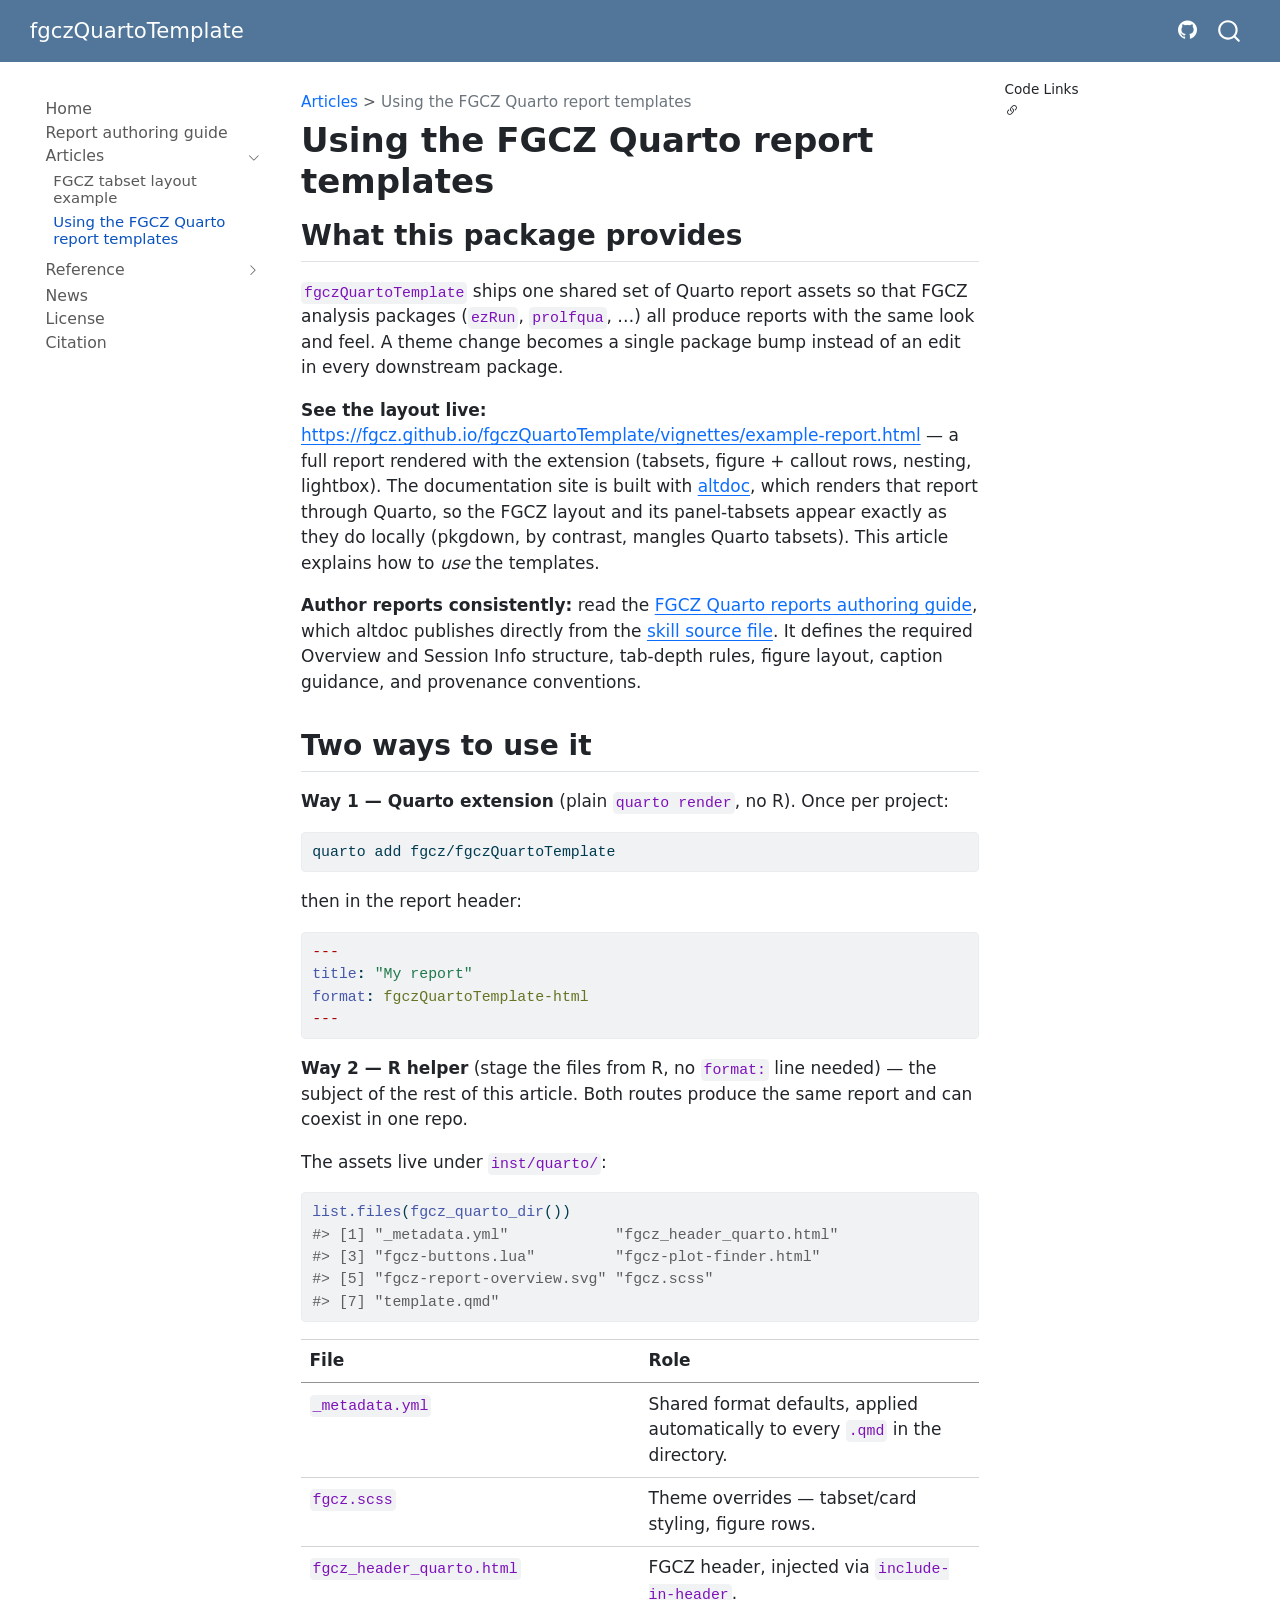
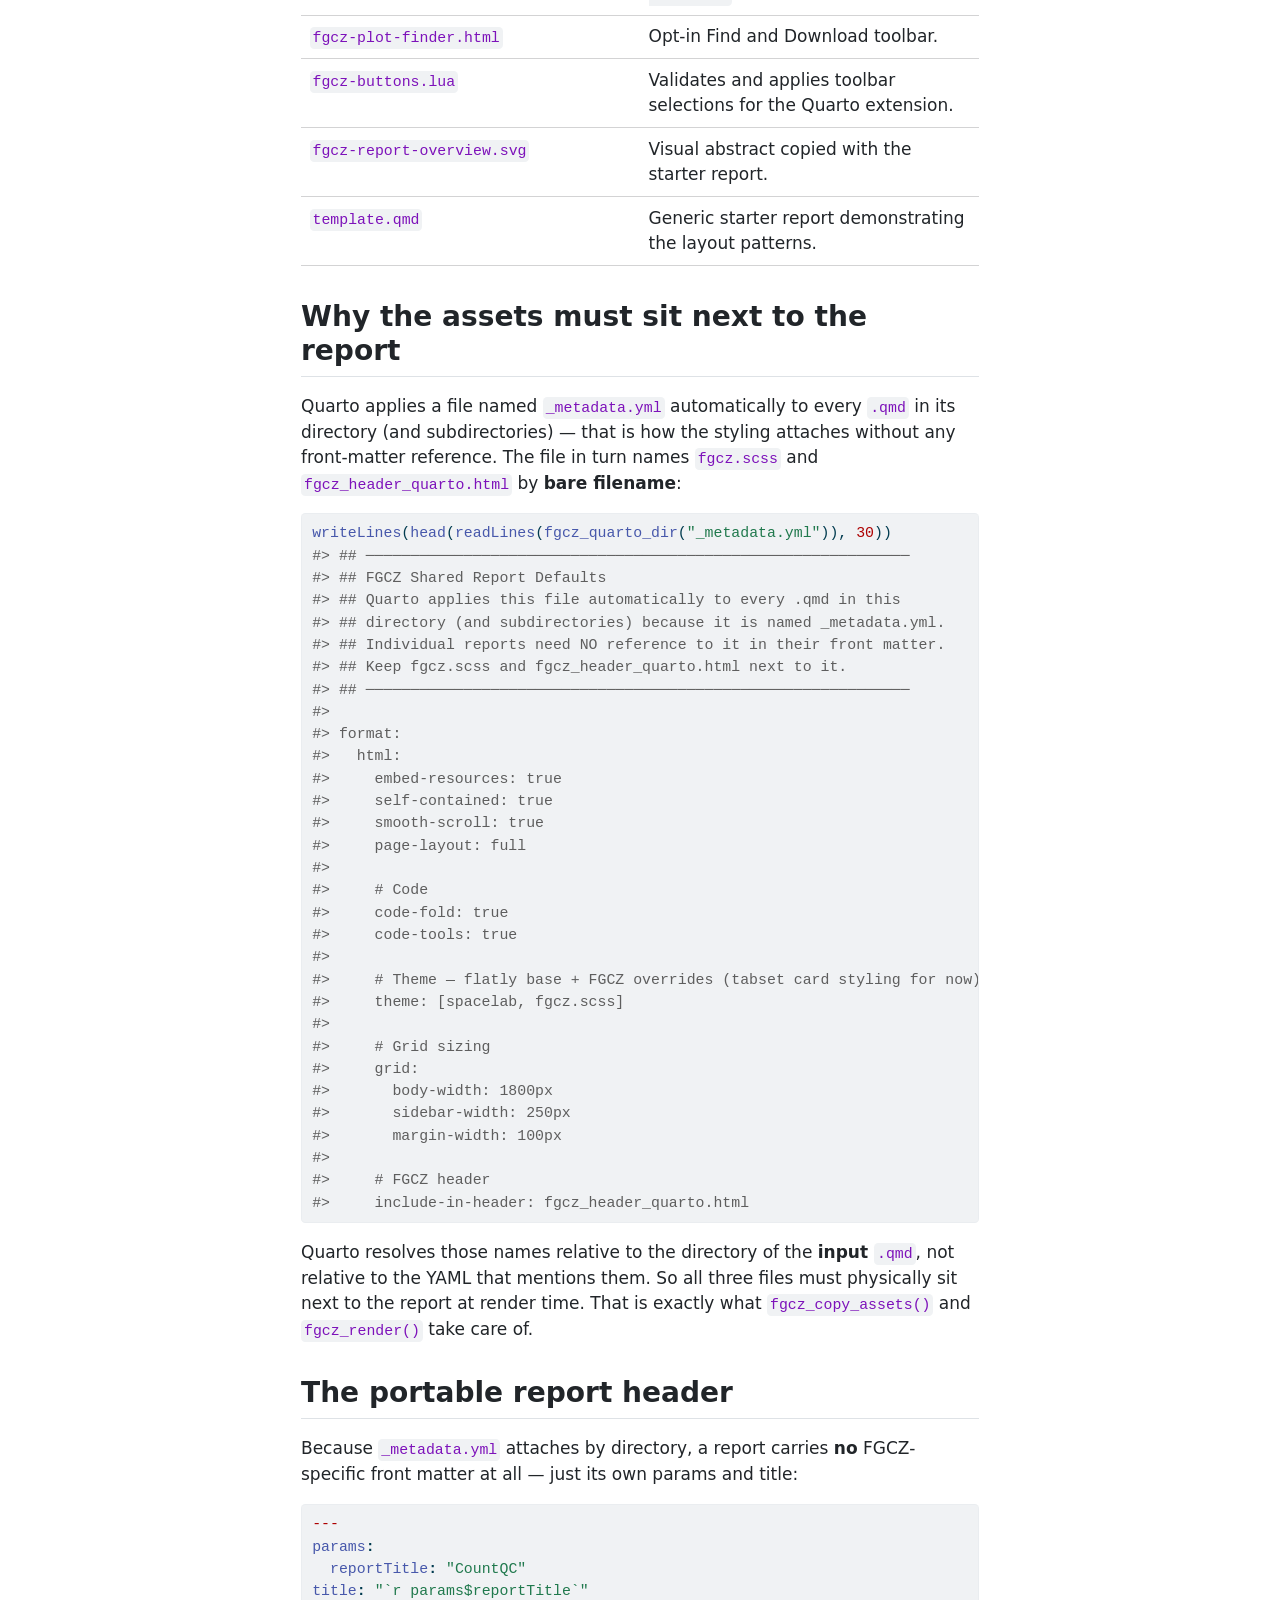
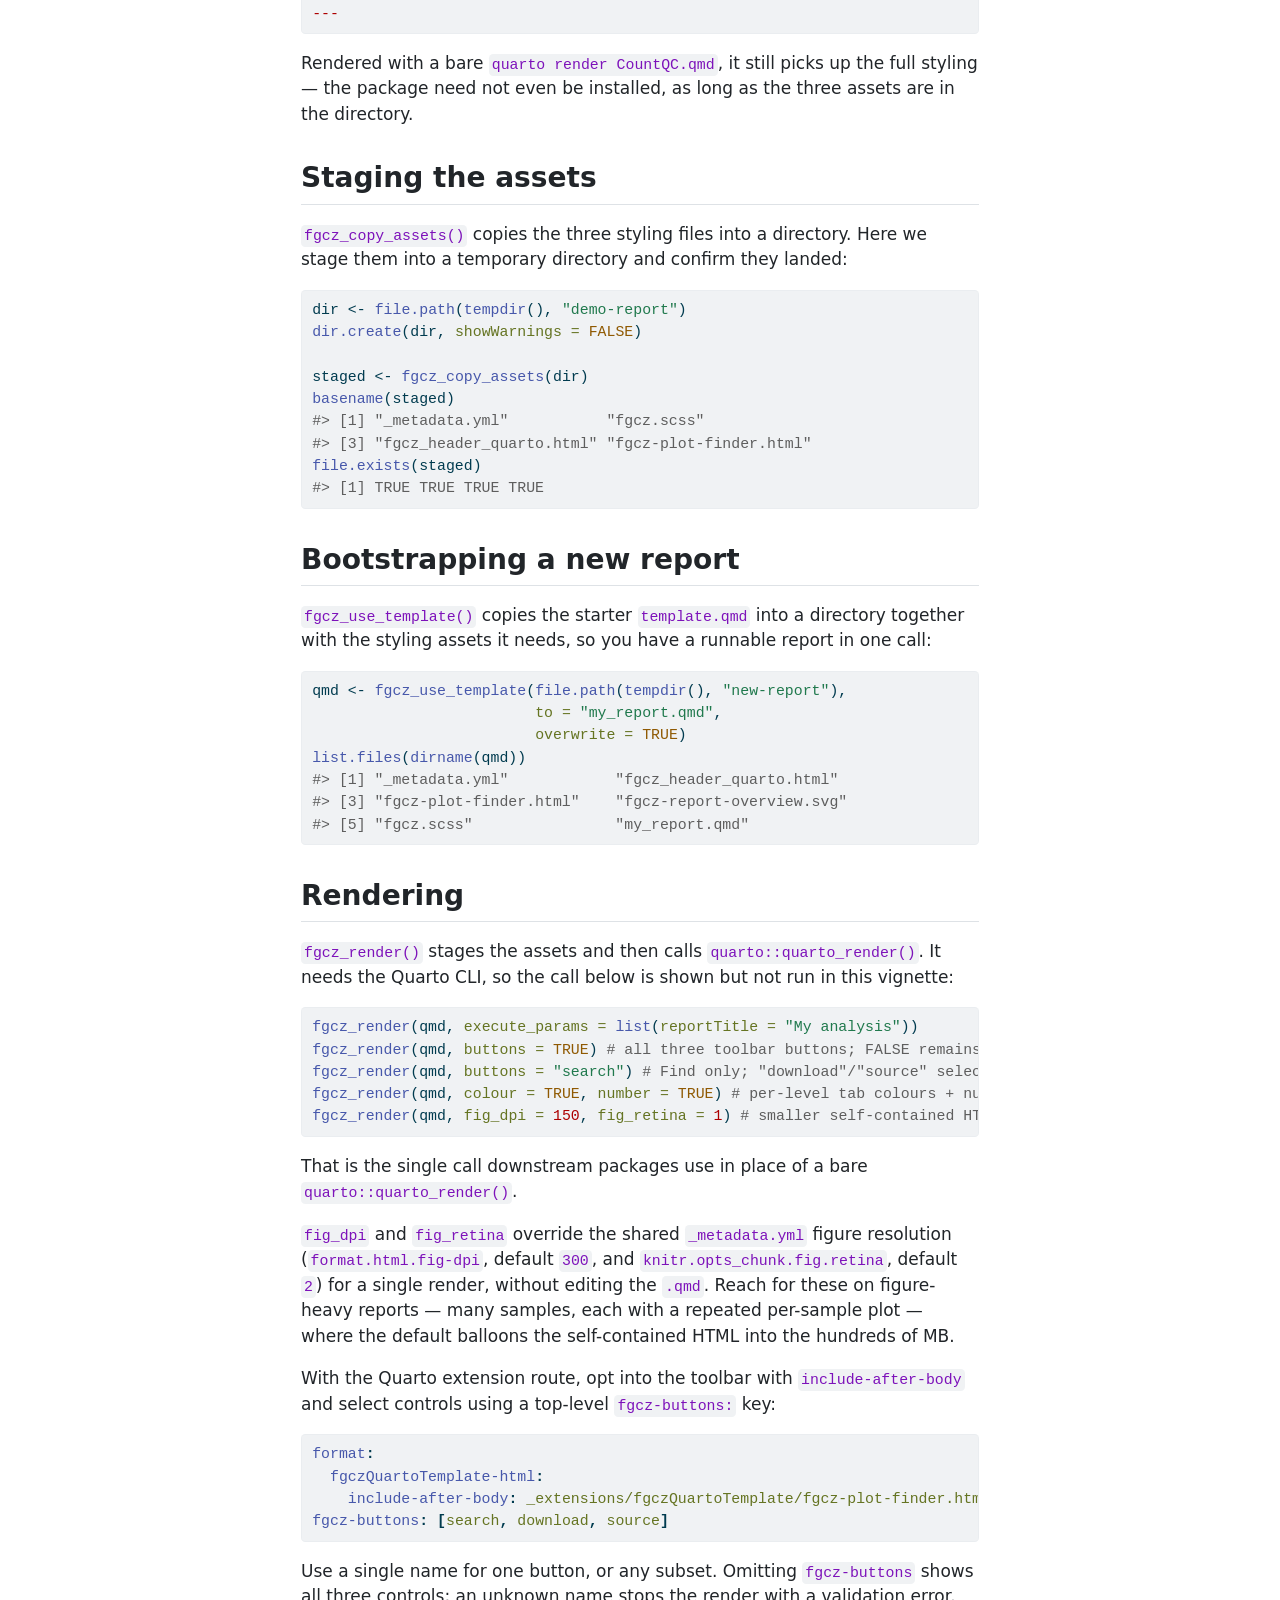
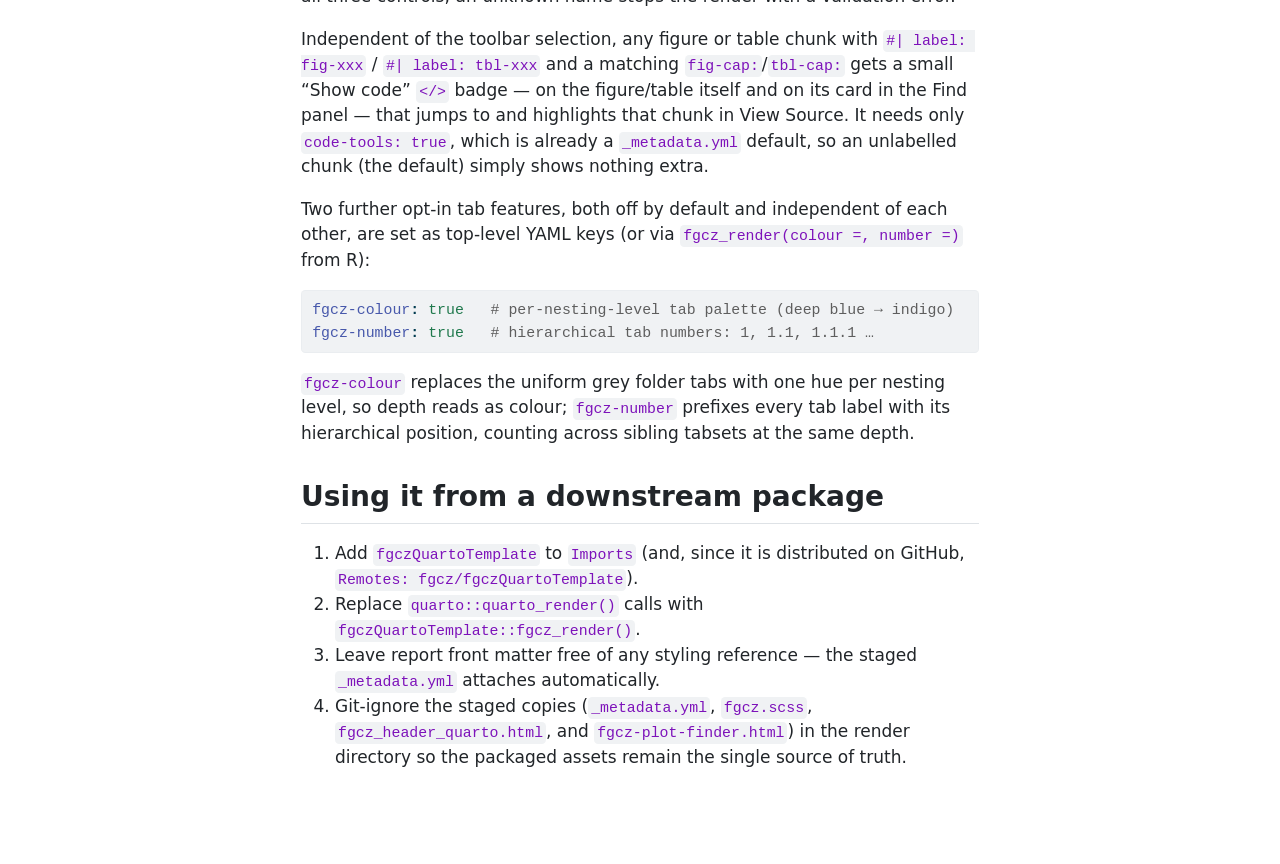
<file: vignettes/fgczQuartoTemplate.html>
<!DOCTYPE html>
<html xmlns="http://www.w3.org/1999/xhtml" lang="en" xml:lang="en"><head>

<meta charset="utf-8">
<meta name="generator" content="quarto-1.11.9">

<meta name="viewport" content="width=device-width, initial-scale=1.0, user-scalable=yes">


<title>Using the FGCZ Quarto report templates – fgczQuartoTemplate</title>
<style>
/* Default styles provided by pandoc.
** See https://pandoc.org/MANUAL.html#variables-for-html for config info.
*/
span.smallcaps{font-variant: small-caps;}
div.columns{display: flex; gap: 1.5em;}
div.column{flex: auto;}
@media screen {
div.columns{gap: min(4vw, 1.5em);}
div.column{overflow-x: auto;}
}
div.hanging-indent{margin-left: 1.5em; text-indent: -1.5em;}
ul.task-list{list-style: none;}
ul.task-list li input[type="checkbox"] {
  width: 0.8em;
  margin: 0 0.8em 0.2em -1em; /* quarto-specific, see https://github.com/quarto-dev/quarto-cli/issues/4556 */ 
  vertical-align: middle;
}
/* CSS for syntax highlighting */
html { -webkit-text-size-adjust: 100%; }
pre > code.sourceCode { white-space: pre; position: relative; }
pre > code.sourceCode > span { display: inline-block; line-height: 1.25; }
pre > code.sourceCode > span:empty { height: 1.2em; }
.sourceCode { overflow: visible; }
code.sourceCode > span { color: inherit; text-decoration: inherit; }
div.sourceCode { margin: 1em 0; }
pre.sourceCode { margin: 0; }
@media screen {
div.sourceCode { overflow: auto; }
}
@media print {
pre > code.sourceCode { white-space: pre-wrap; }
pre > code.sourceCode > span { text-indent: -5em; padding-left: 5em; }
}
pre.numberSource code
  { counter-reset: source-line 0; }
pre.numberSource code > span
  { position: relative; left: -4em; counter-increment: source-line; }
pre.numberSource code > span > a:first-child::before
  { content: counter(source-line);
    position: relative; left: -1em; text-align: right; vertical-align: baseline;
    border: none; display: inline-block;
    -webkit-touch-callout: none; -webkit-user-select: none;
    -khtml-user-select: none; -moz-user-select: none;
    -ms-user-select: none; user-select: none;
    padding: 0 4px; width: 4em;
  }
pre.numberSource { margin-left: 3em;  padding-left: 4px; }
div.sourceCode
  {   }
@media screen {
pre > code.sourceCode > span > a:first-child::before { text-decoration: underline; }
}
</style>


<script src="../site_libs/quarto-nav/quarto-nav.js"></script>
<script src="../site_libs/quarto-nav/headroom.min.js"></script>
<script src="../site_libs/clipboard/clipboard.min.js"></script>
<script src="../site_libs/quarto-search/autocomplete.umd.js"></script>
<script src="../site_libs/quarto-search/fuse.min.js"></script>
<script src="../site_libs/quarto-search/quarto-search.js"></script>
<meta name="quarto:offset" content="../">
<script src="../site_libs/quarto-html/quarto.js" type="module"></script>
<script src="../site_libs/quarto-html/tabsets/tabsets.js" type="module"></script>
<script src="../site_libs/quarto-html/scrollable-regions/scrollable-regions.js" type="module"></script>
<script src="../site_libs/quarto-html/popper.min.js"></script>
<script src="../site_libs/quarto-html/tippy.umd.min.js"></script>
<script src="../site_libs/quarto-html/anchor.min.js"></script>
<link href="../site_libs/quarto-html/tippy.css" rel="stylesheet">
<link href="../site_libs/quarto-html/quarto-syntax-highlighting-63b5708e65d6cd79cd7618c58d0c21e7.css" rel="stylesheet" id="quarto-text-highlighting-styles">
<script src="../site_libs/bootstrap/bootstrap.min.js"></script>
<link href="../site_libs/bootstrap/bootstrap-icons.css" rel="stylesheet">
<link href="../site_libs/bootstrap/bootstrap-b54df9fb5010a34dec8c6a1865e1addd.min.css" rel="stylesheet" append-hash="true" id="quarto-bootstrap" data-mode="light">
<script id="quarto-search-options" type="application/json">{
  "location": "navbar",
  "copy-button": false,
  "collapse-after": 3,
  "panel-placement": "end",
  "type": "overlay",
  "limit": 50,
  "keyboard-shortcut": [
    "f",
    "/",
    "s"
  ],
  "show-item-context": false,
  "language": {
    "search-no-results-text": "No results",
    "search-matching-documents-text": "matching documents",
    "search-copy-link-title": "Copy link to search",
    "search-hide-matches-text": "Hide additional matches",
    "search-more-match-text": "more match in this document",
    "search-more-matches-text": "more matches in this document",
    "search-clear-button-title": "Clear",
    "search-text-placeholder": "",
    "search-detached-cancel-button-title": "Cancel",
    "search-submit-button-title": "Submit",
    "search-label": "Search"
  }
}</script>


</head>

<body class="nav-sidebar floating nav-fixed quarto-light"><a id="quarto-skip-link" class="visually-hidden-focusable" href="#quarto-document-content">Skip to main content</a>

<div id="quarto-search-results"></div>
  <header id="quarto-header" class="headroom fixed-top">
    <nav class="navbar navbar-expand-lg " data-bs-theme="dark" aria-label="Site">
      <div class="navbar-container container-fluid">
      <div class="navbar-brand-container mx-auto">
    <a class="navbar-brand" href="../index.html">
    <span class="navbar-title">fgczQuartoTemplate</span>
    </a>
  </div>
          <button class="navbar-toggler" type="button" data-bs-toggle="collapse" data-bs-target="#navbarCollapse" aria-controls="navbarCollapse" aria-expanded="false" aria-label="Toggle navigation" onclick="if (window.quartoToggleHeadroom) { window.quartoToggleHeadroom(); }">
  <span class="navbar-toggler-icon"></span>
</button>
          <div class="collapse navbar-collapse" id="navbarCollapse">
            <ul class="navbar-nav navbar-nav-scroll ms-auto">
  <li class="nav-item compact">
    <a class="nav-link" href="https://github.com/fgcz/fgczQuartoTemplate"> <i class="bi bi-github" role="img" aria-label="fgczQuartoTemplate GitHub">
</i> 
<span class="menu-text"></span></a>
  </li>  
</ul>
          </div> <!-- /navcollapse -->
            <div class="quarto-navbar-tools">
</div>
            <div id="quarto-search" class="" title="Search"></div>
      </div> <!-- /container-fluid -->
    </nav>
  <nav class="quarto-secondary-nav" aria-label="Toolbar">
    <div class="container-fluid d-flex">
      <button type="button" class="quarto-btn-toggle btn" data-bs-toggle="collapse" role="button" data-bs-target=".quarto-sidebar-collapse-item" aria-controls="quarto-sidebar" aria-expanded="false" aria-label="Toggle sidebar navigation" onclick="if (window.quartoToggleHeadroom) { window.quartoToggleHeadroom(); }">
        <i class="bi bi-layout-text-sidebar-reverse"></i>
      </button>
        <nav class="quarto-page-breadcrumbs" aria-label="Breadcrumbs"><ol class="breadcrumb"><li class="breadcrumb-item"><a href="../vignettes/example-report.html">Articles</a></li><li class="breadcrumb-item"><a href="../vignettes/fgczQuartoTemplate.html">Using the FGCZ Quarto report templates</a></li></ol></nav>
        <a class="flex-grow-1" data-bs-toggle="collapse" data-bs-target=".quarto-sidebar-collapse-item" onclick="if (window.quartoToggleHeadroom) { window.quartoToggleHeadroom(); }">      
        </a>
    </div>
  </nav>
</header>
<!-- content -->
<div id="quarto-content" class="quarto-container page-columns page-rows-contents page-layout-article page-navbar">
<!-- sidebar -->
  <nav id="quarto-sidebar" class="sidebar collapse collapse-horizontal quarto-sidebar-collapse-item sidebar-navigation floating overflow-auto" aria-label="Section">
    <div class="sidebar-menu-container"> 
    <ul class="list-unstyled mt-1">
        <li class="sidebar-item">
  <div class="sidebar-item-container"> 
  <a href="../index.html" class="sidebar-item-text sidebar-link">
 <span class="menu-text">Home</span></a>
  </div>
</li>
        <li class="sidebar-item">
  <div class="sidebar-item-container"> 
  <a href="../fgcz-quarto-reports.html" class="sidebar-item-text sidebar-link">
 <span class="menu-text">Report authoring guide</span></a>
  </div>
</li>
        <li class="sidebar-item sidebar-item-section">
      <div class="sidebar-item-container"> 
            <button type="button" class="sidebar-item-text sidebar-item-toggle sidebar-link text-start" data-bs-toggle="collapse" data-bs-target="#quarto-sidebar-section-1" aria-controls="quarto-sidebar-section-1" aria-expanded="true">
 <span class="menu-text" id="quarto-sidebar-section-1-label">Articles</span><i class="bi bi-chevron-right" aria-hidden="true"></i></button>
      </div>
      <ul id="quarto-sidebar-section-1" aria-labelledby="quarto-sidebar-section-1-label" class="collapse list-unstyled sidebar-section depth1 show">  
          <li class="sidebar-item">
  <div class="sidebar-item-container"> 
  <a href="../vignettes/example-report.html" class="sidebar-item-text sidebar-link">
 <span class="menu-text">FGCZ tabset layout example</span></a>
  </div>
</li>
          <li class="sidebar-item">
  <div class="sidebar-item-container"> 
  <a href="../vignettes/fgczQuartoTemplate.html" class="sidebar-item-text sidebar-link active">
 <span class="menu-text">Using the FGCZ Quarto report templates</span></a>
  </div>
</li>
      </ul>
  </li>
        <li class="sidebar-item sidebar-item-section">
      <div class="sidebar-item-container"> 
            <button type="button" class="sidebar-item-text sidebar-item-toggle sidebar-link text-start collapsed" data-bs-toggle="collapse" data-bs-target="#quarto-sidebar-section-2" aria-controls="quarto-sidebar-section-2" aria-expanded="false">
 <span class="menu-text" id="quarto-sidebar-section-2-label">Reference</span><i class="bi bi-chevron-right" aria-hidden="true"></i></button>
      </div>
      <ul id="quarto-sidebar-section-2" aria-labelledby="quarto-sidebar-section-2-label" class="collapse list-unstyled sidebar-section depth1 ">  
          <li class="sidebar-item">
  <div class="sidebar-item-container"> 
  <a href="../man/fgcz_copy_assets.html" class="sidebar-item-text sidebar-link">
 <span class="menu-text">fgcz_copy_assets</span></a>
  </div>
</li>
          <li class="sidebar-item">
  <div class="sidebar-item-container"> 
  <a href="../man/fgcz_qmd_source_link.html" class="sidebar-item-text sidebar-link">
 <span class="menu-text">fgcz_qmd_source_link</span></a>
  </div>
</li>
          <li class="sidebar-item">
  <div class="sidebar-item-container"> 
  <a href="../man/fgcz_quarto_dir.html" class="sidebar-item-text sidebar-link">
 <span class="menu-text">fgcz_quarto_dir</span></a>
  </div>
</li>
          <li class="sidebar-item">
  <div class="sidebar-item-container"> 
  <a href="../man/fgcz_render.html" class="sidebar-item-text sidebar-link">
 <span class="menu-text">fgcz_render</span></a>
  </div>
</li>
          <li class="sidebar-item">
  <div class="sidebar-item-container"> 
  <a href="../man/fgcz_use_template.html" class="sidebar-item-text sidebar-link">
 <span class="menu-text">fgcz_use_template</span></a>
  </div>
</li>
          <li class="sidebar-item">
  <div class="sidebar-item-container"> 
  <a href="../man/fgczQuartoTemplate-assets.html" class="sidebar-item-text sidebar-link">
 <span class="menu-text">fgczQuartoTemplate-assets</span></a>
  </div>
</li>
      </ul>
  </li>
        <li class="sidebar-item">
  <div class="sidebar-item-container"> 
  <a href="../NEWS.html" class="sidebar-item-text sidebar-link">
 <span class="menu-text">News</span></a>
  </div>
</li>
        <li class="sidebar-item">
  <div class="sidebar-item-container"> 
  <a href="../LICENSE.html" class="sidebar-item-text sidebar-link">
 <span class="menu-text">License</span></a>
  </div>
</li>
        <li class="sidebar-item">
  <div class="sidebar-item-container"> 
  <a href="../CITATION.html" class="sidebar-item-text sidebar-link">
 <span class="menu-text">Citation</span></a>
  </div>
</li>
    </ul>
    </div>
</nav>
<div id="quarto-sidebar-glass" class="quarto-sidebar-collapse-item" data-bs-toggle="collapse" data-bs-target=".quarto-sidebar-collapse-item"></div>
<!-- margin-sidebar -->
    <div id="quarto-margin-sidebar" class="sidebar margin-sidebar">
        
    <div class="quarto-code-links"><h2>Code Links</h2><ul><li><a href="undefined"><i class="bi bi-link-45deg"></i></a></li></ul></div></div>
<!-- main -->
<main class="content" id="quarto-document-content" tabindex="-1">

<header id="title-block-header" class="quarto-title-block default"><nav class="quarto-page-breadcrumbs quarto-title-breadcrumbs d-none d-lg-block" aria-label="Breadcrumbs"><ol class="breadcrumb"><li class="breadcrumb-item"><a href="../vignettes/example-report.html">Articles</a></li><li class="breadcrumb-item"><a href="../vignettes/fgczQuartoTemplate.html">Using the FGCZ Quarto report templates</a></li></ol></nav>
<div class="quarto-title">
<h1 class="title">Using the FGCZ Quarto report templates</h1>
</div>



<div class="quarto-title-meta">

    
  
    
  </div>
  


</header>


<section id="what-this-package-provides" class="level2">
<h2 class="anchored" data-anchor-id="what-this-package-provides">What this package provides</h2>
<p><code>fgczQuartoTemplate</code> ships one shared set of Quarto report assets so that FGCZ analysis packages (<code>ezRun</code>, <code>prolfqua</code>, …) all produce reports with the same look and feel. A theme change becomes a single package bump instead of an edit in every downstream package.</p>
<p><strong>See the layout live:</strong> <a href="https://fgcz.github.io/fgczQuartoTemplate/vignettes/example-report.html" class="uri">https://fgcz.github.io/fgczQuartoTemplate/vignettes/example-report.html</a> — a full report rendered with the extension (tabsets, figure + callout rows, nesting, lightbox). The documentation site is built with <a href="https://altdoc.etiennebacher.com/">altdoc</a>, which renders that report through Quarto, so the FGCZ layout and its panel-tabsets appear exactly as they do locally (pkgdown, by contrast, mangles Quarto tabsets). This article explains how to <em>use</em> the templates.</p>
<p><strong>Author reports consistently:</strong> read the <a href="https://fgcz.github.io/fgczQuartoTemplate/fgcz-quarto-reports.html">FGCZ Quarto reports authoring guide</a>, which altdoc publishes directly from the <a href="https://github.com/fgcz/fgczQuartoTemplate/blob/main/skills/fgcz-quarto-reports/SKILL.md">skill source file</a>. It defines the required Overview and Session Info structure, tab-depth rules, figure layout, caption guidance, and provenance conventions.</p>
</section>
<section id="two-ways-to-use-it" class="level2">
<h2 class="anchored" data-anchor-id="two-ways-to-use-it">Two ways to use it</h2>
<p><strong>Way 1 — Quarto extension</strong> (plain <code>quarto render</code>, no R). Once per project:</p>
<div class="code-copy-outer-scaffold"><div class="sourceCode" id="cb1"><pre class="sourceCode sh code-with-copy"><code class="sourceCode bash"><span id="cb1-1"><a href="#cb1-1" aria-hidden="true" tabindex="-1"></a><span class="ex">quarto</span> add fgcz/fgczQuartoTemplate</span></code></pre></div><button title="Copy to Clipboard" class="code-copy-button"><i class="bi"></i></button></div>
<p>then in the report header:</p>
<div class="code-copy-outer-scaffold"><div class="sourceCode" id="cb2"><pre class="sourceCode yaml code-with-copy"><code class="sourceCode yaml"><span id="cb2-1"><a href="#cb2-1" aria-hidden="true" tabindex="-1"></a><span class="pp">---</span></span>
<span id="cb2-2"><a href="#cb2-2" aria-hidden="true" tabindex="-1"></a><span class="fu">title</span><span class="kw">:</span><span class="at"> </span><span class="st">"My report"</span></span>
<span id="cb2-3"><a href="#cb2-3" aria-hidden="true" tabindex="-1"></a><span class="fu">format</span><span class="kw">:</span><span class="at"> fgczQuartoTemplate-html</span></span>
<span id="cb2-4"><a href="#cb2-4" aria-hidden="true" tabindex="-1"></a><span class="pp">---</span></span></code></pre></div><button title="Copy to Clipboard" class="code-copy-button"><i class="bi"></i></button></div>
<p><strong>Way 2 — R helper</strong> (stage the files from R, no <code>format:</code> line needed) — the subject of the rest of this article. Both routes produce the same report and can coexist in one repo.</p>
<p>The assets live under <code>inst/quarto/</code>:</p>
<div class="cell">
<div class="code-copy-outer-scaffold"><div class="sourceCode cell-code" id="cb3"><pre class="sourceCode r code-with-copy"><code class="sourceCode r"><span id="cb3-1"><a href="#cb3-1" aria-hidden="true" tabindex="-1"></a><span class="fu">list.files</span>(<span class="fu">fgcz_quarto_dir</span>())</span>
<span id="cb3-2"><a href="#cb3-2" aria-hidden="true" tabindex="-1"></a><span class="co">#&gt; [1] "_metadata.yml"            "fgcz_header_quarto.html" </span></span>
<span id="cb3-3"><a href="#cb3-3" aria-hidden="true" tabindex="-1"></a><span class="co">#&gt; [3] "fgcz-buttons.lua"         "fgcz-plot-finder.html"   </span></span>
<span id="cb3-4"><a href="#cb3-4" aria-hidden="true" tabindex="-1"></a><span class="co">#&gt; [5] "fgcz-report-overview.svg" "fgcz.scss"               </span></span>
<span id="cb3-5"><a href="#cb3-5" aria-hidden="true" tabindex="-1"></a><span class="co">#&gt; [7] "template.qmd"</span></span></code></pre></div><button title="Copy to Clipboard" class="code-copy-button"><i class="bi"></i></button></div>
</div>
<table class="caption-top table">
<colgroup>
<col style="width: 50%">
<col style="width: 50%">
</colgroup>
<thead>
<tr class="header">
<th>File</th>
<th>Role</th>
</tr>
</thead>
<tbody>
<tr class="odd">
<td><code>_metadata.yml</code></td>
<td>Shared format defaults, applied automatically to every <code>.qmd</code> in the directory.</td>
</tr>
<tr class="even">
<td><code>fgcz.scss</code></td>
<td>Theme overrides — tabset/card styling, figure rows.</td>
</tr>
<tr class="odd">
<td><code>fgcz_header_quarto.html</code></td>
<td>FGCZ header, injected via <code>include-in-header</code>.</td>
</tr>
<tr class="even">
<td><code>fgcz-plot-finder.html</code></td>
<td>Opt-in Find and Download toolbar.</td>
</tr>
<tr class="odd">
<td><code>fgcz-buttons.lua</code></td>
<td>Validates and applies toolbar selections for the Quarto extension.</td>
</tr>
<tr class="even">
<td><code>fgcz-report-overview.svg</code></td>
<td>Visual abstract copied with the starter report.</td>
</tr>
<tr class="odd">
<td><code>template.qmd</code></td>
<td>Generic starter report demonstrating the layout patterns.</td>
</tr>
</tbody>
</table>
</section>
<section id="why-the-assets-must-sit-next-to-the-report" class="level2">
<h2 class="anchored" data-anchor-id="why-the-assets-must-sit-next-to-the-report">Why the assets must sit next to the report</h2>
<p>Quarto applies a file named <code>_metadata.yml</code> automatically to every <code>.qmd</code> in its directory (and subdirectories) — that is how the styling attaches without any front-matter reference. The file in turn names <code>fgcz.scss</code> and <code>fgcz_header_quarto.html</code> by <strong>bare filename</strong>:</p>
<div class="cell">
<div class="code-copy-outer-scaffold"><div class="sourceCode cell-code" id="cb4"><pre class="sourceCode r code-with-copy"><code class="sourceCode r"><span id="cb4-1"><a href="#cb4-1" aria-hidden="true" tabindex="-1"></a><span class="fu">writeLines</span>(<span class="fu">head</span>(<span class="fu">readLines</span>(<span class="fu">fgcz_quarto_dir</span>(<span class="st">"_metadata.yml"</span>)), <span class="dv">30</span>))</span>
<span id="cb4-2"><a href="#cb4-2" aria-hidden="true" tabindex="-1"></a><span class="co">#&gt; ## ─────────────────────────────────────────────────────────────</span></span>
<span id="cb4-3"><a href="#cb4-3" aria-hidden="true" tabindex="-1"></a><span class="co">#&gt; ## FGCZ Shared Report Defaults</span></span>
<span id="cb4-4"><a href="#cb4-4" aria-hidden="true" tabindex="-1"></a><span class="co">#&gt; ## Quarto applies this file automatically to every .qmd in this</span></span>
<span id="cb4-5"><a href="#cb4-5" aria-hidden="true" tabindex="-1"></a><span class="co">#&gt; ## directory (and subdirectories) because it is named _metadata.yml.</span></span>
<span id="cb4-6"><a href="#cb4-6" aria-hidden="true" tabindex="-1"></a><span class="co">#&gt; ## Individual reports need NO reference to it in their front matter.</span></span>
<span id="cb4-7"><a href="#cb4-7" aria-hidden="true" tabindex="-1"></a><span class="co">#&gt; ## Keep fgcz.scss and fgcz_header_quarto.html next to it.</span></span>
<span id="cb4-8"><a href="#cb4-8" aria-hidden="true" tabindex="-1"></a><span class="co">#&gt; ## ─────────────────────────────────────────────────────────────</span></span>
<span id="cb4-9"><a href="#cb4-9" aria-hidden="true" tabindex="-1"></a><span class="co">#&gt; </span></span>
<span id="cb4-10"><a href="#cb4-10" aria-hidden="true" tabindex="-1"></a><span class="co">#&gt; format:</span></span>
<span id="cb4-11"><a href="#cb4-11" aria-hidden="true" tabindex="-1"></a><span class="co">#&gt;   html:</span></span>
<span id="cb4-12"><a href="#cb4-12" aria-hidden="true" tabindex="-1"></a><span class="co">#&gt;     embed-resources: true</span></span>
<span id="cb4-13"><a href="#cb4-13" aria-hidden="true" tabindex="-1"></a><span class="co">#&gt;     self-contained: true</span></span>
<span id="cb4-14"><a href="#cb4-14" aria-hidden="true" tabindex="-1"></a><span class="co">#&gt;     smooth-scroll: true</span></span>
<span id="cb4-15"><a href="#cb4-15" aria-hidden="true" tabindex="-1"></a><span class="co">#&gt;     page-layout: full</span></span>
<span id="cb4-16"><a href="#cb4-16" aria-hidden="true" tabindex="-1"></a><span class="co">#&gt; </span></span>
<span id="cb4-17"><a href="#cb4-17" aria-hidden="true" tabindex="-1"></a><span class="co">#&gt;     # Code</span></span>
<span id="cb4-18"><a href="#cb4-18" aria-hidden="true" tabindex="-1"></a><span class="co">#&gt;     code-fold: true</span></span>
<span id="cb4-19"><a href="#cb4-19" aria-hidden="true" tabindex="-1"></a><span class="co">#&gt;     code-tools: true</span></span>
<span id="cb4-20"><a href="#cb4-20" aria-hidden="true" tabindex="-1"></a><span class="co">#&gt; </span></span>
<span id="cb4-21"><a href="#cb4-21" aria-hidden="true" tabindex="-1"></a><span class="co">#&gt;     # Theme — flatly base + FGCZ overrides (tabset card styling for now)</span></span>
<span id="cb4-22"><a href="#cb4-22" aria-hidden="true" tabindex="-1"></a><span class="co">#&gt;     theme: [spacelab, fgcz.scss]</span></span>
<span id="cb4-23"><a href="#cb4-23" aria-hidden="true" tabindex="-1"></a><span class="co">#&gt; </span></span>
<span id="cb4-24"><a href="#cb4-24" aria-hidden="true" tabindex="-1"></a><span class="co">#&gt;     # Grid sizing</span></span>
<span id="cb4-25"><a href="#cb4-25" aria-hidden="true" tabindex="-1"></a><span class="co">#&gt;     grid:</span></span>
<span id="cb4-26"><a href="#cb4-26" aria-hidden="true" tabindex="-1"></a><span class="co">#&gt;       body-width: 1800px</span></span>
<span id="cb4-27"><a href="#cb4-27" aria-hidden="true" tabindex="-1"></a><span class="co">#&gt;       sidebar-width: 250px</span></span>
<span id="cb4-28"><a href="#cb4-28" aria-hidden="true" tabindex="-1"></a><span class="co">#&gt;       margin-width: 100px</span></span>
<span id="cb4-29"><a href="#cb4-29" aria-hidden="true" tabindex="-1"></a><span class="co">#&gt; </span></span>
<span id="cb4-30"><a href="#cb4-30" aria-hidden="true" tabindex="-1"></a><span class="co">#&gt;     # FGCZ header</span></span>
<span id="cb4-31"><a href="#cb4-31" aria-hidden="true" tabindex="-1"></a><span class="co">#&gt;     include-in-header: fgcz_header_quarto.html</span></span></code></pre></div><button title="Copy to Clipboard" class="code-copy-button"><i class="bi"></i></button></div>
</div>
<p>Quarto resolves those names relative to the directory of the <strong>input <code>.qmd</code></strong>, not relative to the YAML that mentions them. So all three files must physically sit next to the report at render time. That is exactly what <code>fgcz_copy_assets()</code> and <code>fgcz_render()</code> take care of.</p>
</section>
<section id="the-portable-report-header" class="level2">
<h2 class="anchored" data-anchor-id="the-portable-report-header">The portable report header</h2>
<p>Because <code>_metadata.yml</code> attaches by directory, a report carries <strong>no</strong> FGCZ-specific front matter at all — just its own params and title:</p>
<div class="code-copy-outer-scaffold"><div class="sourceCode" id="cb5"><pre class="sourceCode yaml code-with-copy"><code class="sourceCode yaml"><span id="cb5-1"><a href="#cb5-1" aria-hidden="true" tabindex="-1"></a><span class="pp">---</span></span>
<span id="cb5-2"><a href="#cb5-2" aria-hidden="true" tabindex="-1"></a><span class="fu">params</span><span class="kw">:</span></span>
<span id="cb5-3"><a href="#cb5-3" aria-hidden="true" tabindex="-1"></a><span class="at">  </span><span class="fu">reportTitle</span><span class="kw">:</span><span class="at"> </span><span class="st">"CountQC"</span></span>
<span id="cb5-4"><a href="#cb5-4" aria-hidden="true" tabindex="-1"></a><span class="fu">title</span><span class="kw">:</span><span class="at"> </span><span class="st">"`r params$reportTitle`"</span></span>
<span id="cb5-5"><a href="#cb5-5" aria-hidden="true" tabindex="-1"></a><span class="pp">---</span></span></code></pre></div><button title="Copy to Clipboard" class="code-copy-button"><i class="bi"></i></button></div>
<p>Rendered with a bare <code>quarto render CountQC.qmd</code>, it still picks up the full styling — the package need not even be installed, as long as the three assets are in the directory.</p>
</section>
<section id="staging-the-assets" class="level2">
<h2 class="anchored" data-anchor-id="staging-the-assets">Staging the assets</h2>
<p><code>fgcz_copy_assets()</code> copies the three styling files into a directory. Here we stage them into a temporary directory and confirm they landed:</p>
<div class="cell">
<div class="code-copy-outer-scaffold"><div class="sourceCode cell-code" id="cb6"><pre class="sourceCode r code-with-copy"><code class="sourceCode r"><span id="cb6-1"><a href="#cb6-1" aria-hidden="true" tabindex="-1"></a>dir <span class="ot">&lt;-</span> <span class="fu">file.path</span>(<span class="fu">tempdir</span>(), <span class="st">"demo-report"</span>)</span>
<span id="cb6-2"><a href="#cb6-2" aria-hidden="true" tabindex="-1"></a><span class="fu">dir.create</span>(dir, <span class="at">showWarnings =</span> <span class="cn">FALSE</span>)</span>
<span id="cb6-3"><a href="#cb6-3" aria-hidden="true" tabindex="-1"></a></span>
<span id="cb6-4"><a href="#cb6-4" aria-hidden="true" tabindex="-1"></a>staged <span class="ot">&lt;-</span> <span class="fu">fgcz_copy_assets</span>(dir)</span>
<span id="cb6-5"><a href="#cb6-5" aria-hidden="true" tabindex="-1"></a><span class="fu">basename</span>(staged)</span>
<span id="cb6-6"><a href="#cb6-6" aria-hidden="true" tabindex="-1"></a><span class="co">#&gt; [1] "_metadata.yml"           "fgcz.scss"              </span></span>
<span id="cb6-7"><a href="#cb6-7" aria-hidden="true" tabindex="-1"></a><span class="co">#&gt; [3] "fgcz_header_quarto.html" "fgcz-plot-finder.html"</span></span>
<span id="cb6-8"><a href="#cb6-8" aria-hidden="true" tabindex="-1"></a><span class="fu">file.exists</span>(staged)</span>
<span id="cb6-9"><a href="#cb6-9" aria-hidden="true" tabindex="-1"></a><span class="co">#&gt; [1] TRUE TRUE TRUE TRUE</span></span></code></pre></div><button title="Copy to Clipboard" class="code-copy-button"><i class="bi"></i></button></div>
</div>
</section>
<section id="bootstrapping-a-new-report" class="level2">
<h2 class="anchored" data-anchor-id="bootstrapping-a-new-report">Bootstrapping a new report</h2>
<p><code>fgcz_use_template()</code> copies the starter <code>template.qmd</code> into a directory together with the styling assets it needs, so you have a runnable report in one call:</p>
<div class="cell">
<div class="code-copy-outer-scaffold"><div class="sourceCode cell-code" id="cb7"><pre class="sourceCode r code-with-copy"><code class="sourceCode r"><span id="cb7-1"><a href="#cb7-1" aria-hidden="true" tabindex="-1"></a>qmd <span class="ot">&lt;-</span> <span class="fu">fgcz_use_template</span>(<span class="fu">file.path</span>(<span class="fu">tempdir</span>(), <span class="st">"new-report"</span>),</span>
<span id="cb7-2"><a href="#cb7-2" aria-hidden="true" tabindex="-1"></a>                         <span class="at">to =</span> <span class="st">"my_report.qmd"</span>,</span>
<span id="cb7-3"><a href="#cb7-3" aria-hidden="true" tabindex="-1"></a>                         <span class="at">overwrite =</span> <span class="cn">TRUE</span>)</span>
<span id="cb7-4"><a href="#cb7-4" aria-hidden="true" tabindex="-1"></a><span class="fu">list.files</span>(<span class="fu">dirname</span>(qmd))</span>
<span id="cb7-5"><a href="#cb7-5" aria-hidden="true" tabindex="-1"></a><span class="co">#&gt; [1] "_metadata.yml"            "fgcz_header_quarto.html" </span></span>
<span id="cb7-6"><a href="#cb7-6" aria-hidden="true" tabindex="-1"></a><span class="co">#&gt; [3] "fgcz-plot-finder.html"    "fgcz-report-overview.svg"</span></span>
<span id="cb7-7"><a href="#cb7-7" aria-hidden="true" tabindex="-1"></a><span class="co">#&gt; [5] "fgcz.scss"                "my_report.qmd"</span></span></code></pre></div><button title="Copy to Clipboard" class="code-copy-button"><i class="bi"></i></button></div>
</div>
</section>
<section id="rendering" class="level2">
<h2 class="anchored" data-anchor-id="rendering">Rendering</h2>
<p><code>fgcz_render()</code> stages the assets and then calls <code>quarto::quarto_render()</code>. It needs the Quarto CLI, so the call below is shown but not run in this vignette:</p>
<div class="cell">
<div class="code-copy-outer-scaffold"><div class="sourceCode cell-code" id="cb8"><pre class="sourceCode r code-with-copy"><code class="sourceCode r"><span id="cb8-1"><a href="#cb8-1" aria-hidden="true" tabindex="-1"></a><span class="fu">fgcz_render</span>(qmd, <span class="at">execute_params =</span> <span class="fu">list</span>(<span class="at">reportTitle =</span> <span class="st">"My analysis"</span>))</span>
<span id="cb8-2"><a href="#cb8-2" aria-hidden="true" tabindex="-1"></a><span class="fu">fgcz_render</span>(qmd, <span class="at">buttons =</span> <span class="cn">TRUE</span>) <span class="co"># all three toolbar buttons; FALSE remains the default</span></span>
<span id="cb8-3"><a href="#cb8-3" aria-hidden="true" tabindex="-1"></a><span class="fu">fgcz_render</span>(qmd, <span class="at">buttons =</span> <span class="st">"search"</span>) <span class="co"># Find only; "download"/"source" select the others</span></span>
<span id="cb8-4"><a href="#cb8-4" aria-hidden="true" tabindex="-1"></a><span class="fu">fgcz_render</span>(qmd, <span class="at">colour =</span> <span class="cn">TRUE</span>, <span class="at">number =</span> <span class="cn">TRUE</span>) <span class="co"># per-level tab colours + numbers</span></span>
<span id="cb8-5"><a href="#cb8-5" aria-hidden="true" tabindex="-1"></a><span class="fu">fgcz_render</span>(qmd, <span class="at">fig_dpi =</span> <span class="dv">150</span>, <span class="at">fig_retina =</span> <span class="dv">1</span>) <span class="co"># smaller self-contained HTML</span></span></code></pre></div><button title="Copy to Clipboard" class="code-copy-button"><i class="bi"></i></button></div>
</div>
<p>That is the single call downstream packages use in place of a bare <code>quarto::quarto_render()</code>.</p>
<p><code>fig_dpi</code> and <code>fig_retina</code> override the shared <code>_metadata.yml</code> figure resolution (<code>format.html.fig-dpi</code>, default <code>300</code>, and <code>knitr.opts_chunk.fig.retina</code>, default <code>2</code>) for a single render, without editing the <code>.qmd</code>. Reach for these on figure-heavy reports — many samples, each with a repeated per-sample plot — where the default balloons the self-contained HTML into the hundreds of MB.</p>
<p>With the Quarto extension route, opt into the toolbar with <code>include-after-body</code> and select controls using a top-level <code>fgcz-buttons:</code> key:</p>
<div class="code-copy-outer-scaffold"><div class="sourceCode" id="cb9"><pre class="sourceCode yaml code-with-copy"><code class="sourceCode yaml"><span id="cb9-1"><a href="#cb9-1" aria-hidden="true" tabindex="-1"></a><span class="fu">format</span><span class="kw">:</span></span>
<span id="cb9-2"><a href="#cb9-2" aria-hidden="true" tabindex="-1"></a><span class="at">  </span><span class="fu">fgczQuartoTemplate-html</span><span class="kw">:</span></span>
<span id="cb9-3"><a href="#cb9-3" aria-hidden="true" tabindex="-1"></a><span class="at">    </span><span class="fu">include-after-body</span><span class="kw">:</span><span class="at"> _extensions/fgczQuartoTemplate/fgcz-plot-finder.html</span></span>
<span id="cb9-4"><a href="#cb9-4" aria-hidden="true" tabindex="-1"></a><span class="fu">fgcz-buttons</span><span class="kw">:</span><span class="at"> </span><span class="kw">[</span><span class="at">search</span><span class="kw">,</span><span class="at"> download</span><span class="kw">,</span><span class="at"> source</span><span class="kw">]</span></span></code></pre></div><button title="Copy to Clipboard" class="code-copy-button"><i class="bi"></i></button></div>
<p>Use a single name for one button, or any subset. Omitting <code>fgcz-buttons</code> shows all three controls; an unknown name stops the render with a validation error.</p>
<p>Independent of the toolbar selection, any figure or table chunk with <code>#| label: fig-xxx</code> / <code>#| label: tbl-xxx</code> and a matching <code>fig-cap:</code>/<code>tbl-cap:</code> gets a small “Show code” <code>&lt;/&gt;</code> badge — on the figure/table itself and on its card in the Find panel — that jumps to and highlights that chunk in View Source. It needs only <code>code-tools: true</code>, which is already a <code>_metadata.yml</code> default, so an unlabelled chunk (the default) simply shows nothing extra.</p>
<p>Two further opt-in tab features, both off by default and independent of each other, are set as top-level YAML keys (or via <code>fgcz_render(colour =, number =)</code> from R):</p>
<div class="code-copy-outer-scaffold"><div class="sourceCode" id="cb10"><pre class="sourceCode yaml code-with-copy"><code class="sourceCode yaml"><span id="cb10-1"><a href="#cb10-1" aria-hidden="true" tabindex="-1"></a><span class="fu">fgcz-colour</span><span class="kw">:</span><span class="at"> </span><span class="ch">true</span><span class="co">   # per-nesting-level tab palette (deep blue → indigo)</span></span>
<span id="cb10-2"><a href="#cb10-2" aria-hidden="true" tabindex="-1"></a><span class="fu">fgcz-number</span><span class="kw">:</span><span class="at"> </span><span class="ch">true</span><span class="co">   # hierarchical tab numbers: 1, 1.1, 1.1.1 …</span></span></code></pre></div><button title="Copy to Clipboard" class="code-copy-button"><i class="bi"></i></button></div>
<p><code>fgcz-colour</code> replaces the uniform grey folder tabs with one hue per nesting level, so depth reads as colour; <code>fgcz-number</code> prefixes every tab label with its hierarchical position, counting across sibling tabsets at the same depth.</p>
</section>
<section id="using-it-from-a-downstream-package" class="level2">
<h2 class="anchored" data-anchor-id="using-it-from-a-downstream-package">Using it from a downstream package</h2>
<ol type="1">
<li>Add <code>fgczQuartoTemplate</code> to <code>Imports</code> (and, since it is distributed on GitHub, <code>Remotes: fgcz/fgczQuartoTemplate</code>).</li>
<li>Replace <code>quarto::quarto_render()</code> calls with <code>fgczQuartoTemplate::fgcz_render()</code>.</li>
<li>Leave report front matter free of any styling reference — the staged <code>_metadata.yml</code> attaches automatically.</li>
<li>Git-ignore the staged copies (<code>_metadata.yml</code>, <code>fgcz.scss</code>, <code>fgcz_header_quarto.html</code>, and <code>fgcz-plot-finder.html</code>) in the render directory so the packaged assets remain the single source of truth.</li>
</ol>


</section>

</main> <!-- /main -->
<script id="quarto-html-after-body" type="application/javascript">
  window.document.addEventListener("DOMContentLoaded", function (event) {
    const icon = "";
    const anchorJS = new window.AnchorJS();
    anchorJS.options = {
      placement: 'right',
      icon: icon
    };
    anchorJS.add('.anchored');
    const isCodeAnnotation = (el) => {
      for (const clz of el.classList) {
        if (clz.startsWith('code-annotation-')) {                     
          return true;
        }
      }
      return false;
    }
    const onCopySuccess = function(e) {
      // button target
      const button = e.trigger;
      // don't keep focus
      button.blur();
      // flash "checked"
      button.classList.add('code-copy-button-checked');
      var currentTitle = button.getAttribute("title");
      button.setAttribute("title", "Copied!");
      let tooltip;
      if (window.bootstrap) {
        button.setAttribute("data-bs-toggle", "tooltip");
        button.setAttribute("data-bs-placement", "left");
        button.setAttribute("data-bs-title", "Copied!");
        tooltip = new bootstrap.Tooltip(button, 
          { trigger: "manual", 
            customClass: "code-copy-button-tooltip",
            offset: [0, -8]});
        tooltip.show();    
      }
      setTimeout(function() {
        if (tooltip) {
          tooltip.hide();
          button.removeAttribute("data-bs-title");
          button.removeAttribute("data-bs-toggle");
          button.removeAttribute("data-bs-placement");
        }
        button.setAttribute("title", currentTitle);
        button.classList.remove('code-copy-button-checked');
      }, 1000);
      // clear code selection
      e.clearSelection();
    }
    const getTextToCopy = function(trigger) {
      const outerScaffold = trigger.parentElement.cloneNode(true);
      const codeEl = outerScaffold.querySelector('code');
      for (const childEl of codeEl.children) {
        if (isCodeAnnotation(childEl)) {
          childEl.remove();
        }
      }
      return codeEl.innerText;
    }
    const clipboard = new window.ClipboardJS('.code-copy-button:not([data-in-quarto-modal])', {
      text: getTextToCopy
    });
    clipboard.on('success', onCopySuccess);
    if (window.document.getElementById('quarto-embedded-source-code-modal')) {
      const clipboardModal = new window.ClipboardJS('.code-copy-button[data-in-quarto-modal]', {
        text: getTextToCopy,
        container: window.document.getElementById('quarto-embedded-source-code-modal')
      });
      clipboardModal.on('success', onCopySuccess);
    }
      var localhostRegex = new RegExp(/^(?:http|https):\/\/localhost\:?[0-9]*\//);
      var mailtoRegex = new RegExp(/^mailto:/);
        var filterRegex = new RegExp('/' + window.location.host + '/');
      var isInternal = (href) => {
          return filterRegex.test(href) || localhostRegex.test(href) || mailtoRegex.test(href);
      }
      // Inspect non-navigation links and adorn them if external
      window.quartoDecorateExternalLinks = function (root) {
     var links = (root || window.document).querySelectorAll('a[href]:not(.nav-link):not(.navbar-brand):not(.toc-action):not(.sidebar-link):not(.sidebar-item-toggle):not(.pagination-link):not(.no-external):not([aria-hidden]):not(.dropdown-item):not(.quarto-navigation-tool):not(.about-link)');
      for (var i=0; i<links.length; i++) {
        const link = links[i];
        if (!isInternal(link.href)) {
          // undo the damage that might have been done by quarto-nav.js in the case of
          // links that we want to consider external
          if (link.dataset.originalHref !== undefined) {
            link.href = link.dataset.originalHref;
          }
          if (!link.classList.contains('no-external-icon')) {
          }
        }
      }
      };
      window.quartoDecorateExternalLinks(window.document);
    // Esc closes the popup (WCAG 1.4.13) and focus leaving both trigger and
    // popup closes it (WCAG 2.4.11); tippy handles neither for interactive popups.
    const hideOnEscAndFocusOut = {
      name: 'hideOnEscAndFocusOut',
      defaultValue: true,
      fn(instance) {
        const dismiss = () => {
          // A show scheduled by the trigger delay would otherwise reopen it
          instance.clearDelayTimeouts();
          instance.hide();
        };
        const onKeyDown = (event) => {
          if (event.key !== 'Escape') {
            return;
          }
          // Keep Esc from also reaching page handlers (e.g. reveal.js overview),
          // except an open reveal.js slide menu, which Esc should close too.
          // The menu handles keys only when its keyboard option is on.
          const menuHandlesEsc = window.Reveal?.getPlugin?.('menu')?.isOpen() &&
            window.Reveal.getConfig().menu?.keyboard !== false;
          if (!menuHandlesEsc) {
            event.stopPropagation();
          }
          if (instance.popper.contains(window.document.activeElement)) {
            // Disabled while refocusing so the focus trigger does not reopen it
            instance.disable();
            instance.reference.focus();
            instance.enable();
          }
          dismiss();
        };
        const onFocusOut = (event) => {
          const target = event.relatedTarget;
          if (target && !instance.reference.contains(target) &&
              !instance.popper.contains(target)) {
            dismiss();
          }
        };
        // On the trigger too: a click trigger (code-annotations: select) has no
        // blur handling. Attached for the instance's lifetime so leaving the
        // trigger also cancels a show still pending on the trigger delay.
        instance.reference.addEventListener('focusout', onFocusOut);
        return {
          onShow() {
            window.document.addEventListener('keydown', onKeyDown, true);
            instance.popper.addEventListener('focusout', onFocusOut);
          },
          onHide() {
            window.document.removeEventListener('keydown', onKeyDown, true);
            instance.popper.removeEventListener('focusout', onFocusOut);
          },
          onDestroy() {
            instance.reference.removeEventListener('focusout', onFocusOut);
          },
        };
      },
    };
    function tippyHover(el, contentFn, onTriggerFn, onUntriggerFn) {
      const config = {
        allowHTML: true,
        maxWidth: 500,
        delay: 100,
        arrow: false,
        appendTo: function(el) {
            return el.parentElement;
        },
        interactive: true,
        interactiveBorder: 10,
        theme: 'quarto',
        placement: 'bottom-start',
        plugins: [hideOnEscAndFocusOut],
      };
      if (contentFn) {
        config.content = contentFn;
      }
      if (onTriggerFn) {
        config.onTrigger = onTriggerFn;
      }
      if (onUntriggerFn) {
        config.onUntrigger = onUntriggerFn;
      }
      window.tippy(el, config); 
    }
    const noterefs = window.document.querySelectorAll('a[role="doc-noteref"]');
    for (var i=0; i<noterefs.length; i++) {
      const ref = noterefs[i];
      tippyHover(ref, function() {
        // use id or data attribute instead here
        let href = ref.getAttribute('data-footnote-href') || ref.getAttribute('href');
        try { href = new URL(href).hash; } catch {}
        const id = href.replace(/^#\/?/, "");
        const note = window.document.getElementById(id);
        if (note) {
          return note.innerHTML;
        } else {
          return "";
        }
      });
    }
    const xrefs = window.document.querySelectorAll('a.quarto-xref');
    const processXRef = (id, note) => {
      // Strip column container classes
      const stripColumnClz = (el) => {
        el.classList.remove("page-full", "page-columns");
        if (el.children) {
          for (const child of el.children) {
            stripColumnClz(child);
          }
        }
      }
      stripColumnClz(note)
      if (id === null || id.startsWith('sec-')) {
        // Special case sections, only their first couple elements
        const container = document.createElement("div");
        if (note.children && note.children.length > 2) {
          container.appendChild(note.children[0].cloneNode(true));
          for (let i = 1; i < note.children.length; i++) {
            const child = note.children[i];
            if (child.tagName === "P" && child.innerText === "") {
              continue;
            } else {
              container.appendChild(child.cloneNode(true));
              break;
            }
          }
          if (window.Quarto?.typesetMath) {
            window.Quarto.typesetMath(container);
          }
          return container.innerHTML
        } else {
          if (window.Quarto?.typesetMath) {
            window.Quarto.typesetMath(note);
          }
          return note.innerHTML;
        }
      } else {
        // Remove any anchor links if they are present
        const anchorLink = note.querySelector('a.anchorjs-link');
        if (anchorLink) {
          anchorLink.remove();
        }
        if (window.Quarto?.typesetMath) {
          window.Quarto.typesetMath(note);
        }
        if (note.classList.contains("callout")) {
          return note.outerHTML;
        } else {
          return note.innerHTML;
        }
      }
    }
    for (var i=0; i<xrefs.length; i++) {
      const xref = xrefs[i];
      tippyHover(xref, undefined, function(instance) {
        instance.disable();
        let url = xref.getAttribute('href');
        let hash = undefined; 
        if (url.startsWith('#')) {
          hash = url;
        } else {
          try { hash = new URL(url).hash; } catch {}
        }
        if (hash) {
          const id = hash.replace(/^#\/?/, "");
          const note = window.document.getElementById(id);
          if (note !== null) {
            try {
              const html = processXRef(id, note.cloneNode(true));
              instance.setContent(html);
            } finally {
              instance.enable();
              instance.show();
            }
          } else {
            // See if we can fetch this
            fetch(url.split('#')[0])
            .then(res => res.text())
            .then(html => {
              const parser = new DOMParser();
              const htmlDoc = parser.parseFromString(html, "text/html");
              const note = htmlDoc.getElementById(id);
              if (note !== null) {
                const html = processXRef(id, note);
                instance.setContent(html);
              } 
            }).finally(() => {
              instance.enable();
              instance.show();
            });
          }
        } else {
          // See if we can fetch a full url (with no hash to target)
          // This is a special case and we should probably do some content thinning / targeting
          fetch(url)
          .then(res => res.text())
          .then(html => {
            const parser = new DOMParser();
            const htmlDoc = parser.parseFromString(html, "text/html");
            const note = htmlDoc.querySelector('main.content');
            if (note !== null) {
              // This should only happen for chapter cross references
              // (since there is no id in the URL)
              // remove the first header
              if (note.children.length > 0 && note.children[0].tagName === "HEADER") {
                note.children[0].remove();
              }
              const html = processXRef(null, note);
              instance.setContent(html);
            } 
          }).finally(() => {
            instance.enable();
            instance.show();
          });
        }
      }, function(instance) {
      });
    }
        let selectedAnnoteEl;
        const selectorForAnnotation = ( cell, annotation) => {
          let cellAttr = 'data-code-cell="' + cell + '"';
          let lineAttr = 'data-code-annotation="' +  annotation + '"';
          const selector = 'span[' + cellAttr + '][' + lineAttr + ']';
          return selector;
        }
        const selectCodeLines = (annoteEl) => {
          const doc = window.document;
          const targetCell = annoteEl.getAttribute("data-target-cell");
          const targetAnnotation = annoteEl.getAttribute("data-target-annotation");
          const annoteSpan = window.document.querySelector(selectorForAnnotation(targetCell, targetAnnotation));
          const lines = annoteSpan.getAttribute("data-code-lines").split(",");
          const lineIds = lines.map((line) => {
            return targetCell + "-" + line;
          })
          // Each band is positioned against its own containing block, which is
          // not the offsetParent of the lines, so place it from client rects.
          const placeBand = (band, firstEl, lastEl, codeBlock) => {
            const container = band.offsetParent;
            if (container === null) {
              return;
            }
            const containerRect = container.getBoundingClientRect();
            // Reveal.js scales slides with a transform, so convert client
            // pixels back to the CSS pixels of the container.
            const scale = containerRect.height / container.offsetHeight || 1;
            const firstRect = firstEl.getBoundingClientRect();
            const lastRect = lastEl.getBoundingClientRect();
            const top = (firstRect.top - containerRect.top) / scale - container.clientTop + container.scrollTop;
            const height = (lastRect.bottom - firstRect.top) / scale;
            band.style.top = top - 2 + "px";
            band.style.height = height + 4 + "px";
            if (codeBlock) {
              // Without the copy button wrapper, the containing block is wider
              // than the code block, so span the code block explicitly.
              const blockRect = codeBlock.getBoundingClientRect();
              band.style.left = (blockRect.left - containerRect.left) / scale - container.clientLeft + container.scrollLeft + "px";
              band.style.width = blockRect.width / scale + "px";
            }
          };
          if (lineIds.length > 0) {
            const el = window.document.getElementById(lineIds[0]);
            const lastEl = window.document.getElementById(lineIds[lineIds.length - 1]);
            const parent = el.parentElement.parentElement;
            // cook up a div (if necessary) and position it
            let div = window.document.getElementById("code-annotation-line-highlight");
            if (div === null) {
              div = window.document.createElement("div");
              div.setAttribute("id", "code-annotation-line-highlight");
              div.style.position = 'absolute';
              parent.appendChild(div);
            }
            placeBand(div, el, lastEl, parent.closest("div.sourceCode") || parent);
            let gutterDiv = window.document.getElementById("code-annotation-line-highlight-gutter");
            if (gutterDiv === null) {
              gutterDiv = window.document.createElement("div");
              gutterDiv.setAttribute("id", "code-annotation-line-highlight-gutter");
              gutterDiv.style.position = 'absolute';
              const codeCell = window.document.getElementById(targetCell);
              const gutter = codeCell.querySelector('.code-annotation-gutter');
              gutter.appendChild(gutterDiv);
            }
            placeBand(gutterDiv, el, lastEl);
            selectedAnnoteEl = annoteEl;
          }
        };
        const unselectCodeLines = () => {
          const elementsIds = ["code-annotation-line-highlight", "code-annotation-line-highlight-gutter"];
          elementsIds.forEach((elId) => {
            const div = window.document.getElementById(elId);
            if (div) {
              div.remove();
            }
          });
          selectedAnnoteEl = undefined;
        };
          // Handle positioning of the toggle
      window.addEventListener(
        "resize",
        throttle(() => {
          elRect = undefined;
          if (selectedAnnoteEl) {
            selectCodeLines(selectedAnnoteEl);
          }
        }, 10)
      );
      function throttle(fn, ms) {
      let throttle = false;
      let timer;
        return (...args) => {
          if(!throttle) { // first call gets through
              fn.apply(this, args);
              throttle = true;
          } else { // all the others get throttled
              if(timer) clearTimeout(timer); // cancel #2
              timer = setTimeout(() => {
                fn.apply(this, args);
                timer = throttle = false;
              }, ms);
          }
        };
      }
        // Attach click handler to the DT
        const annoteDls = window.document.querySelectorAll('dt[data-target-cell]');
        for (const annoteDlNode of annoteDls) {
          annoteDlNode.addEventListener('click', (event) => {
            const clickedEl = event.target;
            if (clickedEl !== selectedAnnoteEl) {
              unselectCodeLines();
              const activeEl = window.document.querySelector('dt[data-target-cell].code-annotation-active');
              if (activeEl) {
                activeEl.classList.remove('code-annotation-active');
              }
              selectCodeLines(clickedEl);
              clickedEl.classList.add('code-annotation-active');
            } else {
              // Unselect the line
              unselectCodeLines();
              clickedEl.classList.remove('code-annotation-active');
            }
          });
        }
    const findCites = (el) => {
      const parentEl = el.parentElement;
      if (parentEl) {
        const cites = parentEl.dataset.cites;
        if (cites) {
          return {
            el,
            cites: cites.split(' ')
          };
        } else {
          return findCites(el.parentElement)
        }
      } else {
        return undefined;
      }
    };
    var bibliorefs = window.document.querySelectorAll('a[role="doc-biblioref"]');
    for (var i=0; i<bibliorefs.length; i++) {
      const ref = bibliorefs[i];
      const citeInfo = findCites(ref);
      if (citeInfo) {
        tippyHover(citeInfo.el, function() {
          var popup = window.document.createElement('div');
          citeInfo.cites.forEach(function(cite) {
            var citeDiv = window.document.createElement('div');
            citeDiv.classList.add('hanging-indent');
            citeDiv.classList.add('csl-entry');
            var biblioDiv = window.document.getElementById('ref-' + cite);
            if (biblioDiv) {
              citeDiv.innerHTML = biblioDiv.innerHTML;
            }
            popup.appendChild(citeDiv);
          });
          return popup.innerHTML;
        });
      }
    }
  });
  </script>
  <script type="application/javascript">
  window.quartoScrollableRegionsLabels = {"code":"Scrollable code","output":"Scrollable output"};
  </script>
</div> <!-- /content -->




</body></html>
</file>
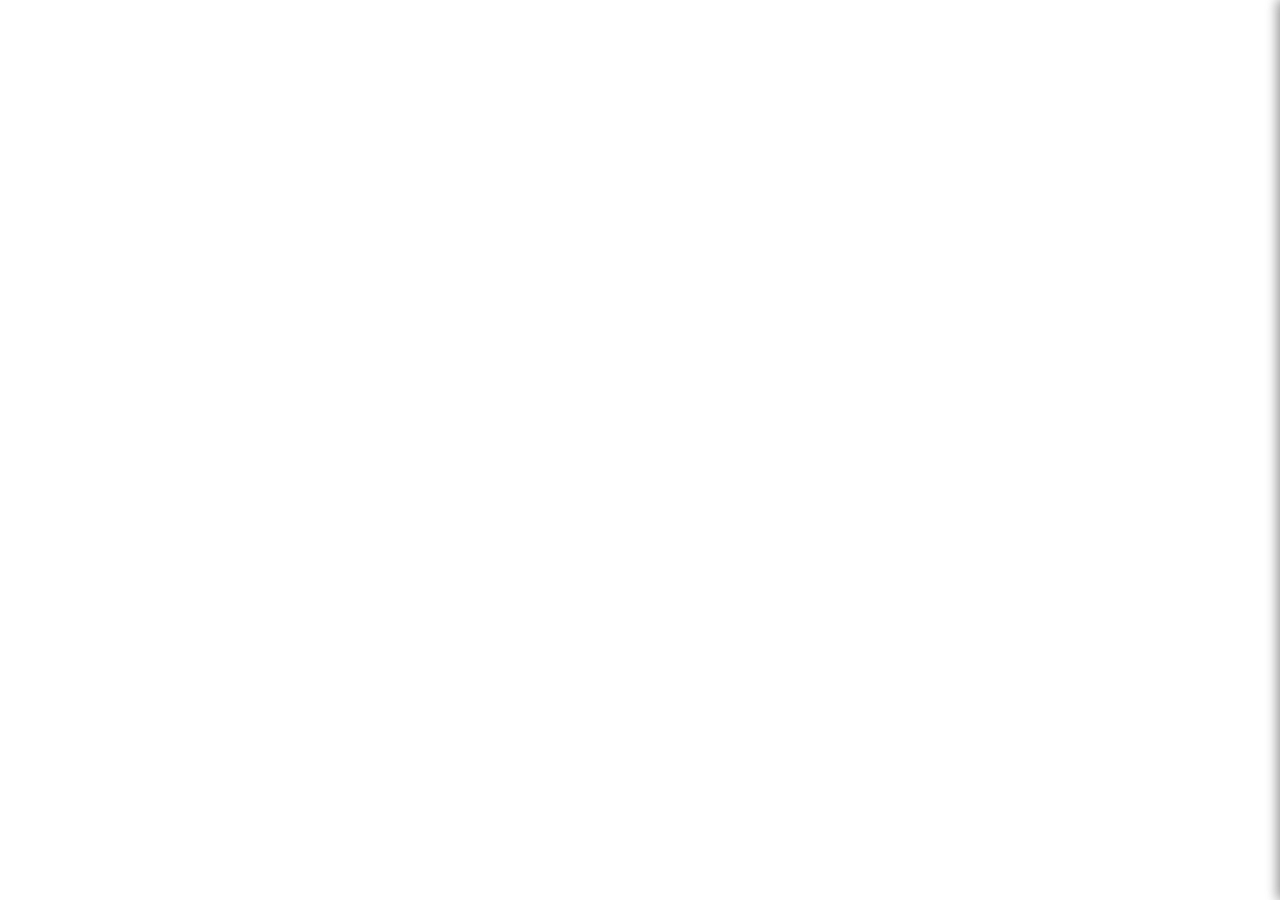
<file: _extensions/fgczquartotemplate/fgcz-plot-finder.html>
<!-- ════════════════════════════════════════════════════════════════════
     FGCZ report search + download toolbar
     Wired into a report as an after-body include:
         include-after-body: fgcz-plot-finder.html

     A horizontal row of compact icon buttons pinned at the top-right, just
     below the FGCZ banner. They are icon-only — no visible text label — and
     rely on `title` / `aria-label` for the browser tooltip and screen readers:
       🔍  FIND — searchable graphical list of every figure & table; clicking
                  an entry opens the tab(s) it lives in (Quarto hides
                  inactive-tab content) then scrolls + flashes it.
       📥  DOWNLOAD — bundles the checked items into a single ZIP: a tick-box
                  gallery of every static plot, plus two whole-report extras,
                  the .qmd source and a standalone .html copy. Plots save at
                  the resolution knitr embedded them at (the report's fig-dpi);
                  the browser only has that raster. The qmd is the source
                  Quarto embeds under `code-tools: true`, and the html is a
                  snapshot of the live page — an extra the report cannot supply
                  is shown disabled with the reason. When an extra is included
                  the plots move into plots/ so nothing collides at the root.

     Self-contained: no external libraries, no network calls (CSP- and
     embed-resources-safe). The ZIP is built with a tiny hand-rolled
     store-only (no-compression) writer — fine because PNG/JPEG are already
     compressed. If JS is disabled the report is unchanged and the buttons
     never appear.

     Source: the search + download buttons of ezRun's fgcz-plot-finder.html
     (commit uzh/ezRun@32bed9ee, 2026-06-30). The view-source feature from that
     file is intentionally not included.

     Tab numbering came from that file too, but does NOT live here: it sits in
     fgcz_header_quarto.html, which every report includes unconditionally. This
     toolbar is opt-in, and numbering should not depend on whether a report
     asked for buttons. The finder does benefit from it either way — crumbFor()
     reads tab labels via textContent, so when numbering is on the breadcrumbs
     read "1.1 Sepal" for free.
     ════════════════════════════════════════════════════════════════════ -->
<style>
  /* ── Top-right toolbar: a horizontal row glued just below the banner. The JS
     tracks the banner while it scrolls, then keeps the toolbar 12px from the
     viewport top. The value here is the pre-JS fallback: 12px plus the banner's
     approximate 95px height. Buttons keep their ids so the JS wiring is
     unchanged. */
  .fgcz-pf-toolbar {
    position: fixed; top: 107px; right: .75rem; transform: none;
    z-index: 1080; display: flex; flex-direction: row; align-items: stretch;
    gap: 0;                                         /* buttons glued together */
  }
  .fgcz-pf-toolbar button {
    display: flex; align-items: center; justify-content: center;
    padding: .5rem .55rem;                          /* compact, icon-sized */
    border: none; cursor: pointer; line-height: 1;
    background: var(--bs-primary, #0b5394); color: #fff;
    font-size: .72rem; font-weight: 600;            /* label text (on hover) */
    box-shadow: 0 2px 8px rgba(0, 0, 0, .25);
    white-space: nowrap;
  }
  /* Round only the outer corners of the horizontal pair. JS fully rounds a
     lone visible button because hidden elements still count as children. */
  .fgcz-pf-toolbar button:first-child {
    border-top-left-radius: .55rem; border-bottom-left-radius: .55rem;
  }
  .fgcz-pf-toolbar button:last-child {
    border-top-right-radius: .55rem; border-bottom-right-radius: .55rem;
  }
  .fgcz-pf-toolbar button + button { border-left: 1px solid rgba(255, 255, 255, .25); }
  .fgcz-pf-toolbar button:hover { filter: brightness(1.12); }
  .fgcz-pf-toolbar .ic { font-size: 1.15rem; }      /* icon size */
  /* The controls are icon-only — no visible text label, at rest or on hover.
     Each button still carries `title` and `aria-label`, so the browser tooltip
     and screen readers announce what it does. */

  /* ── Slide-out panels (off-screen until .open). Both share styling. ── */
  .fgcz-pf-panel {
    position: fixed; top: 0; right: 0; z-index: 1081;
    width: 360px; max-width: 90vw; height: 100vh; background: #fff;
    box-shadow: -2px 0 12px rgba(0, 0, 0, .25);
    transform: translateX(100%);          /* parked off-screen to the right */
    transition: transform .2s ease;
    display: flex; flex-direction: column;
  }
  .fgcz-pf-panel.open { transform: translateX(0); }   /* slid into view */

  .fgcz-pf-head {
    padding: .75rem 1rem; border-bottom: 1px solid #dee2e6;
    display: flex; align-items: center; gap: .5rem;
  }
  .fgcz-pf-head h2 { font-size: 1rem; margin: 0; flex: 1; }
  .fgcz-pf-close {
    background: none; border: none; font-size: 1.4rem; line-height: 1;
    cursor: pointer; color: #666;
  }
  .fgcz-pf-list {
    list-style: none; margin: 0; padding: 0 .5rem 1rem;
    overflow-y: auto; flex: 1;             /* scrolls if the list is long */
  }
  .fgcz-pf-item { padding: .5rem .6rem; border-radius: .375rem; cursor: pointer; }
  .fgcz-pf-item:hover { background: var(--bs-gray-100, #f8f9fa); }
  .fgcz-pf-item .lbl { display: block; font-weight: 500; }
  .fgcz-pf-item .crumb { display: block; font-size: .78rem; color: #6c757d; }

  .fgcz-pf-empty { padding: 1rem; color: #6c757d; font-size: .9rem; }

  /* Flash outline applied to a target for ~2s after you jump to it. */
  .fgcz-pf-flash {
    outline: 3px solid var(--bs-primary, #0b5394);
    outline-offset: 4px; border-radius: 2px;
  }

  /* ── Download-pane bits. ────────────────────────────────────────────── */
  /* Whole-report extras (qmd / html): plain rows above the plot gallery, so
     they read as "what else goes in the ZIP" rather than as another plot. */
  .fgcz-dl-extras {
    flex: 0 0 auto; overflow: visible;      /* don't compete with the gallery's scroll */
    padding: .6rem 1rem .25rem; margin: 0;
    border-bottom: 1px solid #dee2e6;
  }
  .fgcz-dl-opt { padding: .25rem 0; font-size: .85rem; }
  .fgcz-dl-opt label { cursor: pointer; display: block; }
  .fgcz-dl-opt .lbl { font-weight: 500; margin-left: .3rem; }
  .fgcz-dl-opt .crumb {
    display: block; margin-left: 1.4rem; font-size: .75rem; color: #6c757d;
  }
  /* An option the report cannot supply — greyed, unticked and non-interactive,
     with .crumb carrying the reason. */
  .fgcz-dl-opt.disabled { opacity: .55; }
  .fgcz-dl-opt.disabled label { cursor: default; }

  .fgcz-pf-selall { margin: .6rem 1rem .25rem; font-size: .85rem; }
  .fgcz-pf-selall label { cursor: pointer; }
  #fgcz-dl-list {
    display: grid; gap: .6rem; padding: 0 1rem 1rem;
  }
  #fgcz-dl-list .fgcz-pf-item {
    padding: 0; border: 1px solid #dee2e6; border-radius: .5rem;
    overflow: hidden; background: #fff; min-height: 220px;
  }
  #fgcz-dl-list .fgcz-pf-item:hover { border-color: var(--bs-primary, #0b5394); }
  .fgcz-dl-card {
    position: relative; display: flex; flex-direction: column;
    min-height: 220px; cursor: pointer;
  }
  .fgcz-dl-card input {
    position: absolute; top: .45rem; left: .45rem; z-index: 1; margin: 0;
    box-shadow: 0 0 0 2px #fff; border-radius: .2rem;
  }
  .fgcz-dl-thumb {
    height: 145px; display: flex; align-items: center; justify-content: center;
    flex: 0 0 145px; min-height: 145px;
    background: var(--bs-gray-100, #f8f9fa); overflow: hidden;
  }
  .fgcz-dl-thumb img, .fgcz-dl-thumb svg { max-width: 100%; max-height: 145px; }
  .fgcz-dl-thumb.placeholder { color: #adb5bd; font-size: 1.35rem; }
  .fgcz-dl-meta {
    flex: 0 0 auto; min-width: 0; padding: .45rem .55rem;
    border-top: 1px solid #f0f0f0;
  }
  .fgcz-dl-meta .lbl {
    display: -webkit-box; -webkit-line-clamp: 2; -webkit-box-orient: vertical;
    font-size: .78rem; font-weight: 600; line-height: 1.25;
    overflow: hidden; text-overflow: ellipsis; white-space: normal;
  }
  .fgcz-dl-meta .crumb {
    display: block; margin-top: .2rem; font-size: .68rem; color: #6c757d;
    overflow: hidden; text-overflow: ellipsis; white-space: nowrap;
  }
  .fgcz-pf-foot { padding: .75rem 1rem; border-top: 1px solid #dee2e6; }
  .fgcz-pf-dlbtn {
    width: 100%; padding: .5rem; border: none; border-radius: .375rem;
    background: var(--bs-primary, #0b5394); color: #fff; font-weight: 600;
    cursor: pointer;
  }
  .fgcz-pf-dlbtn:hover { filter: brightness(1.1); }
  .fgcz-pf-dlbtn:disabled { opacity: .5; cursor: default; }
  .fgcz-pf-note { font-size: .75rem; color: #6c757d; margin-top: .5rem; }

  /* ── Results gallery (graphical TOC): one full-width card per result. ─ */
  .fgcz-toc-panel { width: 440px; }                  /* wider than the lists */
  #fgcz-toc-search {
    margin: .75rem 1rem; padding: .4rem .6rem; border: 1px solid #ced4da;
    border-radius: .375rem; font-size: .9rem;
  }
  .fgcz-toc-grid {
    display: grid; gap: .6rem; align-content: start;
    grid-template-columns: 1fr;
    padding: 0 1rem 1rem; overflow-y: auto; flex: 1;   /* scrolls when long */
  }
  .fgcz-toc-section-head {
    grid-column: 1 / -1; padding: .35rem .1rem .25rem;
    border-bottom: 1px solid #dee2e6; color: #495057;
    font-size: .74rem; font-weight: 700; line-height: 1.25;
    overflow-wrap: anywhere; white-space: normal;
  }
  .fgcz-toc-cell {
    border: 1px solid #dee2e6; border-radius: .5rem; overflow: hidden;
    background: #fff; cursor: pointer; display: flex; flex-direction: column;
    min-width: 0; min-height: 240px;
  }
  .fgcz-toc-cell:hover { border-color: var(--bs-primary, #0b5394); }
  .fgcz-toc-thumb {
    height: 145px; display: flex; align-items: center; justify-content: center;
    flex: 0 0 145px; background: var(--bs-gray-100, #f8f9fa); overflow: hidden;
  }
  .fgcz-toc-thumb img, .fgcz-toc-thumb svg { max-width: 100%; max-height: 145px; }
  .fgcz-toc-thumb.placeholder { color: #adb5bd; font-size: 1.8rem; }
  .fgcz-toc-thumb.table {
    align-items: stretch; justify-content: stretch; padding: .5rem;
  }
  .fgcz-toc-mini-table {
    width: 100%; border-collapse: collapse; table-layout: fixed;
    font-size: .62rem; line-height: 1.25; color: #495057; background: #fff;
  }
  .fgcz-toc-mini-table th,
  .fgcz-toc-mini-table td {
    padding: .16rem .22rem; border-bottom: 1px solid #dee2e6;
    overflow: hidden; text-overflow: ellipsis; white-space: nowrap;
  }
  .fgcz-toc-mini-table th { font-weight: 700; background: #f1f3f5; }
  .fgcz-toc-cap {
    flex: 0 0 auto; padding: .35rem .5rem; border-top: 1px solid #f0f0f0;
  }
  .fgcz-toc-cap .lbl {
    display: -webkit-box; -webkit-line-clamp: 3; -webkit-box-orient: vertical;
    font-size: .75rem; font-weight: 500; line-height: 1.25;
    overflow: hidden; text-overflow: ellipsis; white-space: normal;
  }
</style>

<!-- Top-right toolbar -->
<div class="fgcz-pf-toolbar">
  <button id="fgcz-pf-btn" title="Find figures and tables" aria-label="Find figures and tables"><span class="ic">🔍</span></button>
  <button id="fgcz-dl-btn" title="Download plots" aria-label="Download plots"><span class="ic">📥</span></button>
</div>

<!-- DOWNLOAD panel -->
<div id="fgcz-dl-panel" class="fgcz-pf-panel" aria-hidden="true">
  <div class="fgcz-pf-head">
    <h2>Download</h2>
    <button class="fgcz-pf-close" data-close="fgcz-dl-panel" aria-label="Close">×</button>
  </div>
  <!-- Whole-report extras, ticked independently of the per-plot gallery below.
       An extra the report cannot supply is shown disabled with the reason
       rather than silently producing an empty file. -->
  <ul id="fgcz-dl-extras" class="fgcz-pf-list fgcz-dl-extras">
    <li class="fgcz-dl-opt" id="fgcz-dl-opt-qmd">
      <label>
        <input type="checkbox" class="fgcz-dl-extra" data-what="qmd">
        <span class="lbl">Qmd source</span>
        <span class="crumb"></span>
      </label>
    </li>
    <li class="fgcz-dl-opt" id="fgcz-dl-opt-html">
      <label>
        <input type="checkbox" class="fgcz-dl-extra" data-what="html">
        <span class="lbl">HTML page</span>
        <span class="crumb"></span>
      </label>
    </li>
  </ul>
  <div class="fgcz-pf-selall">
    <label><input type="checkbox" id="fgcz-dl-all" checked> Select all plots</label>
  </div>
  <ul id="fgcz-dl-list" class="fgcz-pf-list"></ul>
  <div class="fgcz-pf-foot">
    <button id="fgcz-dl-go" class="fgcz-pf-dlbtn">Download ZIP</button>
    <div class="fgcz-pf-note">
      Plots download at the resolution embedded in the report (its fig-dpi).
      Interactive (plotly) charts aren't listed — export those from their own toolbar.
    </div>
  </div>
</div>

<!-- RESULTS panel — a graphical table of contents for figures and tables -->
<div id="fgcz-toc-panel" class="fgcz-pf-panel fgcz-toc-panel" aria-hidden="true">
  <div class="fgcz-pf-head">
    <h2>Find figures &amp; tables</h2>
    <button class="fgcz-pf-close" data-close="fgcz-toc-panel" aria-label="Close">×</button>
  </div>
  <input id="fgcz-toc-search" type="search" placeholder="Filter figures, tables, or sections…" />
  <div id="fgcz-toc-grid" class="fgcz-toc-grid"></div>
</div>

<script>
(function () {
  "use strict";

  // ─── which buttons the author enabled ──────────────────────────────
  // Precedence: (1) `fgcz-buttons:` injected by the Quarto extension;
  // (2) the token below, patched in a staged copy by fgcz_render(); (3) both
  // buttons when the toolbar was included manually without either mechanism.
  var FGCZ_BUTTONS;
  if (window.FGCZ_BUTTONS && window.FGCZ_BUTTONS.length) {
    FGCZ_BUTTONS = window.FGCZ_BUTTONS;
  } else {
    FGCZ_BUTTONS = "__FGCZ_BUTTONS__".split(/\s+/).filter(Boolean);
    if (FGCZ_BUTTONS.length === 1 && FGCZ_BUTTONS[0] === "__FGCZ_" + "BUTTONS__") {
      FGCZ_BUTTONS = ["search", "download"];
    }
  }
  var FGCZ_BUTTON_IDS = { search: "fgcz-pf-btn", download: "fgcz-dl-btn" };

  // ─── tab / breadcrumb helpers ──────────────────────────────────────

  // Selector matching the nav-link (tab button) that controls a pane #id.
  // Memoised: panes share ancestors, so without the cache crumbFor() would
  // re-run the same document.querySelector once per item per tab-depth. The
  // link element's identity is stable (only its classes toggle), so the cache
  // stays valid for the page's lifetime.
  var _linkCache = {};
  function linkForPane(id) {
    if (id in _linkCache) return _linkCache[id];
    return (_linkCache[id] = document.querySelector(
      '[aria-controls="' + id + '"], [data-bs-target="#' + id + '"], ' +
      'a.nav-link[href="#' + id + '"]'
    ));
  }

  function textOf(el) {
    return el ? el.textContent.trim().replace(/\s+/g, ' ') : '';
  }

  // Breadcrumb (outer → inner) of tab labels enclosing an element.
  function crumbFor(el) {
    var parts = [], pane = el.closest('.tab-pane');
    while (pane) {
      var link = pane.id ? linkForPane(pane.id) : null;
      if (link) parts.unshift(textOf(link));
      pane = pane.parentElement ? pane.parentElement.closest('.tab-pane') : null;
    }
    return parts;
  }

  function headingBelongsTo(el, h) {
    var pane = h.closest('.tab-pane');
    while (pane) {
      if (!pane.contains(el)) return false;
      pane = pane.parentElement ? pane.parentElement.closest('.tab-pane') : null;
    }
    return true;
  }

  // Section path from the nearest preceding document headings. Tab labels are
  // handled by crumbFor(); this catches ordinary # / ## / ### sections too.
  function headingPathFor(el) {
    var root = document.querySelector('main.content') ||
      document.querySelector('main') || document.body;
    var stack = [];
    root.querySelectorAll('h1, h2, h3, h4, h5, h6').forEach(function (h) {
      if (h.closest('.quarto-title-block, .nav, [role="tablist"], .fgcz-pf-panel')) return;
      if (!headingBelongsTo(el, h)) return;
      if (!(h.compareDocumentPosition(el) & Node.DOCUMENT_POSITION_FOLLOWING)) return;
      var txt = textOf(h);
      if (!txt) return;
      var level = parseInt(h.tagName.slice(1), 10);
      while (stack.length && stack[stack.length - 1].level >= level) stack.pop();
      stack.push({ level: level, text: txt });
    });
    return stack.map(function (part) { return part.text; });
  }

  function compactPath(parts) {
    var out = [];
    parts.forEach(function (part) {
      part = (part || '').trim();
      if (part && out[out.length - 1] !== part) out.push(part);
    });
    return out;
  }

  function locationFor(el) {
    return compactPath(headingPathFor(el).concat(crumbFor(el)));
  }

  function locationText(it) {
    return it.crumb.join(' › ');
  }

  function showBootstrapTab(link) {
    if (!(link && window.bootstrap && window.bootstrap.Tab)) return false;
    var Tab = window.bootstrap.Tab;
    var tab = Tab.getOrCreateInstance ? Tab.getOrCreateInstance(link) : new Tab(link);
    tab.show();
    return true;
  }

  function notifyHtmlWidgetsShown() {
    if (window.jQuery) {
      window.jQuery(document).trigger('shown.htmlwidgets');
    } else if (window.dispatchEvent) {
      window.dispatchEvent(new Event('resize'));
    }
  }

  // Activate one tab. Use Bootstrap's API when present so htmlwidgets receive
  // the shown.bs.tab lifecycle event they use to resize hidden widgets.
  function activate(pane) {
    var link = pane.id ? linkForPane(pane.id) : null;
    if (showBootstrapTab(link)) return;
    if (link) {
      var nav = link.closest('.nav-tabs') || link.closest('.nav');
      if (nav) nav.querySelectorAll('.nav-link').forEach(function (a) {
        a.classList.remove('active'); a.setAttribute('aria-selected', 'false');
      });
      link.classList.add('active'); link.setAttribute('aria-selected', 'true');
    }
    var content = pane.closest('.tab-content');
    if (content) content.querySelectorAll(':scope > .tab-pane').forEach(function (p) {
      p.classList.remove('active', 'show');
    });
    pane.classList.add('active', 'show');
  }

  // Open every ancestor tab of `el` (outer → inner), then scroll + flash.
  function reveal(el) {
    var chain = [], pane = el.closest('.tab-pane');
    while (pane) {
      chain.unshift(pane);
      pane = pane.parentElement ? pane.parentElement.closest('.tab-pane') : null;
    }
    chain.forEach(activate);
    notifyHtmlWidgetsShown();
    closeAll();
    setTimeout(function () {            // let the tab switches lay out first
      el.scrollIntoView({ behavior: 'smooth', block: 'center' });
      el.classList.add('fgcz-pf-flash');
      setTimeout(function () { el.classList.remove('fgcz-pf-flash'); }, 2000);
    }, 60);
  }

  // ─── index of figures + tables ─────────────────────────────────────

  // Pull a plotly chart's title out of its embedded htmlwidget JSON
  // (layout.title — a plain string in older plotly, {text:…} in newer). The
  // <script> is in the static DOM at load, so this works before plotly draws.
  function plotlyTitle(widget) {
    try {
      if (!widget.id) return null;
      var s = document.querySelector(
        'script[type="application/json"][data-for="' + widget.id + '"]');
      if (!s) return null;
      var t = JSON.parse(s.textContent).x.layout.title;
      t = (t && typeof t === 'object') ? t.text : t;
      return t ? String(t).trim() : null;
    } catch (e) { return null; }
  }

  function htmlText(html) {
    var div = document.createElement('div');
    div.innerHTML = html || '';
    return textOf(div);
  }

  function htmlwidgetData(widget) {
    try {
      if (!widget || !widget.id) return null;
      var s = document.querySelector(
        'script[type="application/json"][data-for="' + widget.id + '"]');
      return s ? JSON.parse(s.textContent).x : null;
    } catch (e) { return null; }
  }

  function datatableInfo(widget) {
    var x = htmlwidgetData(widget);
    if (!x) return { caption: null, preview: null };

    var headers = [];
    if (x.container) {
      var div = document.createElement('div');
      div.innerHTML = x.container;
      headers = Array.prototype.map.call(div.querySelectorAll('thead th'), textOf);
    }
    var data = Array.isArray(x.data) ? x.data : [];
    var rows = [];
    var nrow = data.length && Array.isArray(data[0]) ? data[0].length : 0;
    for (var r = 0; r < Math.min(nrow, 4); r++) {
      var row = [];
      for (var c = 0; c < Math.min(data.length, 4); c++) {
        row.push(data[c] && data[c][r] != null ? String(data[c][r]) : '');
      }
      rows.push(row);
    }

    return {
      caption: htmlText(x.caption),
      preview: rows.length ? { headers: headers.slice(0, 4), rows: rows } : null
    };
  }

  function datatableWidget(el) {
    if (!el) return null;
    if (
      el.classList &&
      el.classList.contains('html-widget') &&
      el.classList.contains('datatables')
    ) {
      return el;
    }
    return el.querySelector ? el.querySelector('div.html-widget.datatables') : null;
  }

  function plotlyWidget(el) {
    if (!el) return null;
    if (
      el.classList &&
      el.classList.contains('plotly') &&
      el.classList.contains('html-widget')
    ) {
      return el;
    }
    return el.querySelector ? el.querySelector('div.plotly.html-widget') : null;
  }

  function plotlyCaption(widget) {
    var n = widget ? widget.nextSibling : null;
    while (n) {
      if (n.nodeType === Node.TEXT_NODE && !n.textContent.trim()) {
        n = n.nextSibling;
        continue;
      }
      if (
        n.nodeType === Node.ELEMENT_NODE &&
        n.tagName &&
        n.tagName.toLowerCase() === 'script'
      ) {
        n = n.nextSibling;
        continue;
      }
      if (
        n.nodeType === Node.ELEMENT_NODE &&
        n.tagName &&
        n.tagName.toLowerCase() === 'p' &&
        n.parentElement &&
        n.parentElement.classList.contains('cell-output-display')
      ) {
        return textOf(n);
      }
      return null;
    }
    return null;
  }

  function buildIndex() {
    var items = [], seenImgs = new Set(), seenTables = new Set(), seenPlotly = new Set();

    // 1) Figures (Quarto crossref floats + any plain <figure>).
    document.querySelectorAll('figure').forEach(function (fig) {
      if (fig.classList.contains('quarto-float-tbl')) return;
      var cap = fig.querySelector('figcaption');
      var img = fig.querySelector('img');
      if (img) seenImgs.add(img);
      var plotly = fig.querySelector('div.plotly.html-widget');
      if (plotly) {
        seenPlotly.add(plotly);
        items.push({
          type: 'fig',
          interactive: true,
          label: cap ? textOf(cap) : (plotlyCaption(plotly) || plotlyTitle(plotly)),
          el: fig
        });
        return;
      }
      items.push({ type: 'fig', label: cap ? textOf(cap) : null, el: fig });
    });

    // 2) Bare plot images (knitr output that has no fig-cap → no <figure>).
    document.querySelectorAll('.cell-output-display img').forEach(function (img) {
      if (seenImgs.has(img)) return;
      items.push({ type: 'fig', label: null, el: img });
    });

    // 3) Interactive plotly charts. Plotly widgets inside Quarto figure floats
    //    are indexed as their outer figure in pass 1 so their figcaption is
    //    preserved. Bare plotly widgets are still findable here. Flag
    //    interactive so the bulk download skips them (plotly exports via its
    //    own modebar camera button).
    document.querySelectorAll('div.plotly.html-widget').forEach(function (w) {
      if (seenPlotly.has(w)) return;
      var fig = w.closest('figure.quarto-float-fig');
      if (fig) {
        var cap = fig.querySelector('figcaption');
        seenPlotly.add(w);
        items.push({
          type: 'fig',
          interactive: true,
          label: cap ? textOf(cap) : (plotlyCaption(w) || plotlyTitle(w)),
          el: fig
        });
        return;
      }
      items.push({
        type: 'fig',
        interactive: true,
        el: w,
        label: plotlyCaption(w) || plotlyTitle(w)
      });
    });

    // 4) Quarto table floats. DT tables inside them are still table floats,
    //    so index the outer float as a table and use the embedded widget JSON
    //    for the thumbnail preview. This avoids showing them as generic figure
    //    placeholders labelled only "Table 1".
    document.querySelectorAll('figure.quarto-float-tbl').forEach(function (fig) {
      var widget = datatableWidget(fig);
      var info = datatableInfo(widget);
      var cap = fig.querySelector('caption');
      var figCap = fig.querySelector('figcaption');
      seenTables.add(fig);
      if (widget) seenTables.add(widget);
      items.push({
        type: 'tbl',
        label: info.caption || (cap ? textOf(cap) : (figCap ? textOf(figCap) : null)),
        preview: info.preview,
        el: fig
      });
    });

    // 5) Interactive tables. DT / ezInteractiveTableRmd render as htmlwidgets
    //    that initialise via JS AFTER page load, so target the htmlwidget
    //    CONTAINER (always in the DOM); its <caption> is filled by the time
    //    the panel is opened (we rebuild the index on every open).
    document.querySelectorAll('div.html-widget.datatables, .dt-container').forEach(function (wrap) {
      var widget = datatableWidget(wrap);
      var root = wrap.closest('figure.quarto-float-tbl') ||
        wrap.closest('div.html-widget.datatables') ||
        wrap;
      if (seenTables.has(root)) return;
      seenTables.add(root);
      if (widget) seenTables.add(widget);
      var cap = wrap.querySelector('caption') || root.querySelector('caption');
      var info = datatableInfo(widget || root);
      items.push({
        type: 'tbl',
        label: cap ? textOf(cap) : info.caption,
        preview: info.preview,
        el: wrap
      });
    });

    // Collected in passes (figures, bare imgs, plotly, tables), so they're
    // grouped by TYPE, not by where they sit on the page. Re-sort into document
    // order so the finder list mirrors the report top-to-bottom.
    items.sort(function (a, b) {
      if (a.el === b.el) return 0;
      var pos = a.el.compareDocumentPosition(b.el);
      if (pos & Node.DOCUMENT_POSITION_FOLLOWING) return -1; // a comes before b
      if (pos & Node.DOCUMENT_POSITION_PRECEDING) return 1;  // a comes after b
      return 0;
    });

    // Resolve labels (caption → report location → generic), attach a location,
    // and de-duplicate identical labels with " (n)".
    var counts = {};
    items.forEach(function (it) {
      it.crumb = locationFor(it.el);
      if (!it.label) {
        // No caption/title: fall back to the full report location. Same-named
        // deep tabs (e.g. several "Sepal" panes) then stay distinguishable by
        // their path instead of only a "(2)/(3)" suffix.
        it.label = it.crumb.length ? locationText(it)
                                   : (it.type === 'tbl' ? 'Table' : 'Figure');
      }
      counts[it.label] = (counts[it.label] || 0) + 1;
      if (counts[it.label] > 1) it.label += ' (' + counts[it.label] + ')';
    });
    return items;
  }

  function escapeHtml(s) {
    return s.replace(/[&<>"]/g, function (c) {
      return { '&': '&amp;', '<': '&lt;', '>': '&gt;', '"': '&quot;' }[c];
    });
  }

  // ─── DOWNLOAD panel ────────────────────────────────────────────────

  var dlListEl, dlPanel, dlAllEl, dlGoEl, dlExtrasEl, DL_INDEX = null;

  function isInteractivePlotItem(it) {
    if (it.interactive) return true;
    if (!it.el) return false;
    if (it.el.matches && it.el.matches('div.plotly.html-widget')) return true;
    return Boolean(it.el.querySelector && it.el.querySelector('div.plotly.html-widget'));
  }

  // Downloadable plots only: static rasters. Interactive (plotly) charts can't
  // be re-rendered to a file client-side — users export those via plotly's own
  // camera button — so they're excluded here despite being findable.
  function plotItems() {
    return buildIndex().filter(function (it) { return it.type === 'fig' && !isInteractivePlotItem(it); });
  }

  // The .qmd source, if the report was rendered with `code-tools: true` —
  // Quarto then embeds it verbatim in the view-source modal. Without that flag
  // the source simply isn't in the file, and the option is offered as disabled
  // rather than silently producing an empty .qmd.
  function qmdSource() {
    var modal = document.getElementById('quarto-embedded-source-code-modal');
    var pre = modal && modal.querySelector('pre');
    if (!pre) return null;
    var clone = pre.cloneNode(true);
    // Strip the hover "Copy to Clipboard" control; its text is not source.
    clone.querySelectorAll('button, .code-copy-button').forEach(function (b) { b.remove(); });
    var txt = clone.textContent;
    return txt && txt.trim() ? txt : null;
  }

  // A standalone copy of the report. This is a snapshot of the LIVE DOM, not
  // the original file off disk — a file:// page cannot re-read itself without
  // tripping CSP. It is self-contained (reports render with embed-resources),
  // but it carries whatever state the page is in, so close our own panels in
  // the clone first.
  function htmlSnapshot() {
    var root = document.documentElement.cloneNode(true);
    root.querySelectorAll('.fgcz-pf-panel').forEach(function (p) {
      p.classList.remove('open');
      p.setAttribute('aria-hidden', 'true');
    });
    return '<!DOCTYPE html>\n' + root.outerHTML;
  }

  // Enable/disable one extra row and set the sub-label explaining what it will
  // yield — or why it cannot.
  function setExtraOpt(id, available, note) {
    var li = document.getElementById(id);
    if (!li) return;
    var cb = li.querySelector('.fgcz-dl-extra');
    li.classList.toggle('disabled', !available);
    cb.disabled = !available;
    if (!available) cb.checked = false;
    li.querySelector('.crumb').textContent = note;
  }

  // Any tickable extra that is actually ticked.
  function wantsExtra(what) {
    var cb = dlExtrasEl &&
      dlExtrasEl.querySelector('.fgcz-dl-extra[data-what="' + what + '"]');
    return Boolean(cb && cb.checked && !cb.disabled);
  }

  // The ZIP is buildable if ANY plot or ANY extra is ticked — a report with no
  // static figures can still yield its source and page.
  function syncGo() {
    var anyPlot = Boolean(dlListEl.querySelector('.fgcz-dl-cb:checked'));
    var anyExtra = wantsExtra('qmd') || wantsExtra('html');
    dlGoEl.disabled = !(anyPlot || anyExtra);
  }

  function renderExtras() {
    var qmd = qmdSource();
    setExtraOpt('fgcz-dl-opt-qmd', Boolean(qmd),
      qmd ? 'The Quarto source of this report'
          : 'Source not embedded (needs code-tools: true)');
    setExtraOpt('fgcz-dl-opt-html', true, 'This report as a standalone page');
  }

  function renderDownloads() {
    renderExtras();
    DL_INDEX = plotItems();
    dlListEl.innerHTML = '';
    if (!DL_INDEX.length) {
      dlListEl.innerHTML = '<li class="fgcz-pf-empty">No plots to download.</li>';
      dlAllEl.checked = false;
      syncGo();                       // extras alone may still be downloadable
      return;
    }
    dlAllEl.checked = true;
    DL_INDEX.forEach(function (it, i) {
      var li = document.createElement('li');
      li.className = 'fgcz-pf-item';
      var label = document.createElement('label');
      label.className = 'fgcz-dl-card';
      var cb = document.createElement('input');
      cb.type = 'checkbox';
      cb.className = 'fgcz-dl-cb';
      cb.dataset.i = i;
      cb.checked = true;
      label.appendChild(cb);
      label.appendChild(figureThumb(it, 'fgcz-dl-thumb'));
      var meta = document.createElement('span');
      meta.className = 'fgcz-dl-meta';
      var loc = locationText(it);
      meta.innerHTML = '<span class="lbl">' + escapeHtml(it.label) + '</span>' +
        (loc ? '<span class="crumb">' + escapeHtml(loc) + '</span>' : '');
      label.appendChild(meta);
      li.appendChild(label);
      dlListEl.appendChild(li);
    });
    syncGo();
  }

  function openDownload() {
    closeAll();
    renderDownloads();
    dlPanel.classList.add('open');
    dlPanel.setAttribute('aria-hidden', 'false');
  }

  // ── report metadata + download filenames ───────────────────────────
  function cleanValue(value) {
    value = value == null ? '' : String(value).trim();
    return /^(n\/a|na|null|undefined)$/i.test(value) ? '' : value;
  }

  function camelToKebab(name) {
    return name.replace(/_/g, '-').replace(/[A-Z]/g, function (c) {
      return '-' + c.toLowerCase();
    });
  }

  function reportMetadataText(label) {
    var text = document.body ? (document.body.innerText || document.body.textContent || '') : '';
    var re = new RegExp(label + '\\s*(?:id|ID)?\\s*[:：]\\s*([A-Za-z0-9._-]+)', 'i');
    var match = text.match(re);
    return match ? cleanValue(match[1]) : '';
  }

  function reportMetadataValue(names, textLabel) {
    var marker = document.getElementById('fgcz-report-metadata');
    if (marker && marker.dataset) {
      for (var i = 0; i < names.length; i++) {
        var value = cleanValue(marker.dataset[names[i]]);
        if (value) return value;
      }
    }
    for (var j = 0; j < names.length; j++) {
      var meta = document.querySelector('meta[name="fgcz-' + camelToKebab(names[j]) + '"]');
      var content = meta ? cleanValue(meta.getAttribute('content')) : '';
      if (content) return content;
    }
    return reportMetadataText(textLabel);
  }

  function pad2(n) { return n < 10 ? '0' + n : String(n); }

  function timestampForFilename(date) {
    return date.getFullYear() +
      pad2(date.getMonth() + 1) +
      pad2(date.getDate()) + '-' +
      pad2(date.getHours()) +
      pad2(date.getMinutes()) +
      pad2(date.getSeconds());
  }

  function sanitiseFilePart(s) {
    return cleanValue(s).replace(/[^A-Za-z0-9._-]+/g, '_').replace(/^_+|_+$/g, '').slice(0, 80);
  }

  function downloadZipFilename() {
    var parts = ['plots'];
    var orderId = sanitiseFilePart(reportMetadataValue(['orderId', 'order'], 'Order'));
    var workunitId = sanitiseFilePart(reportMetadataValue(['workunitId', 'workunit'], 'Workunit'));
    if (orderId) parts.push('order_' + orderId);
    if (workunitId) parts.push('workunit_' + workunitId);
    parts.push(timestampForFilename(new Date()));
    return parts.join('_') + '.zip';
  }

  // ── tiny ZIP writer (STORE method, no compression) ──────────────────
  function u16(v) { return new Uint8Array([v & 0xff, (v >>> 8) & 0xff]); }
  function u32(v) {
    return new Uint8Array([v & 0xff, (v >>> 8) & 0xff, (v >>> 16) & 0xff, (v >>> 24) & 0xff]);
  }
  function concat(arrs) {
    var len = 0; arrs.forEach(function (a) { len += a.length; });
    var out = new Uint8Array(len), p = 0;
    arrs.forEach(function (a) { out.set(a, p); p += a.length; });
    return out;
  }
  var _crcTable;
  function crc32(bytes) {
    if (!_crcTable) {
      _crcTable = new Uint32Array(256);
      for (var n = 0; n < 256; n++) {
        var c = n;
        for (var k = 0; k < 8; k++) c = (c & 1) ? (0xEDB88320 ^ (c >>> 1)) : (c >>> 1);
        _crcTable[n] = c >>> 0;
      }
    }
    var crc = -1;
    for (var i = 0; i < bytes.length; i++) crc = (crc >>> 8) ^ _crcTable[(crc ^ bytes[i]) & 0xff];
    return (crc ^ -1) >>> 0;
  }

  function zipDosDateTime(date) {
    if (!(date instanceof Date) || isNaN(date.getTime())) date = new Date();
    if (date.getFullYear() < 1980) date = new Date(1980, 0, 1, 0, 0, 0);
    return {
      time: (date.getHours() << 11) | (date.getMinutes() << 5) | Math.floor(date.getSeconds() / 2),
      date: ((date.getFullYear() - 1980) << 9) | ((date.getMonth() + 1) << 5) | date.getDate()
    };
  }

  function makeZip(files) {           // files: [{name, bytes:Uint8Array}]
    var enc = new TextEncoder(), local = [], central = [], offset = 0, now = new Date();
    files.forEach(function (f) {
      var nameBytes = enc.encode(f.name);
      var crc = crc32(f.bytes), size = f.bytes.length;
      var stamp = zipDosDateTime(f.modified || now);
      var header = concat([
        u32(0x04034b50), u16(20), u16(0), u16(0),    // sig, ver, flags, method(store)
        u16(stamp.time), u16(stamp.date),            // mod time, mod date
        u32(crc), u32(size), u32(size),              // crc, comp size, uncomp size
        u16(nameBytes.length), u16(0)                // name len, extra len
      ]);
      local.push(header, nameBytes, f.bytes);
      central.push(concat([
        u32(0x02014b50), u16(20), u16(20), u16(0), u16(0), // sig, ver made, ver needed, flags, method
        u16(stamp.time), u16(stamp.date),                  // mod time, mod date
        u32(crc), u32(size), u32(size),                    // crc, comp size, uncomp size
        u16(nameBytes.length), u16(0), u16(0),             // name, extra, comment len
        u16(0), u16(0), u32(0),                            // disk #, internal/external attrs
        u32(offset)                                        // local header offset
      ]), nameBytes);
      offset += header.length + nameBytes.length + size;
    });
    var cSize = 0; central.forEach(function (c) { cSize += c.length; });
    var end = concat([
      u32(0x06054b50), u16(0), u16(0),
      u16(files.length), u16(files.length),
      u32(cSize), u32(offset), u16(0)
    ]);
    return new Blob(local.concat(central).concat([end]), { type: 'application/zip' });
  }

  // ── extracting a plot's bytes ───────────────────────────────────────
  function b64ToBytes(b64) {
    var bin = atob(b64), out = new Uint8Array(bin.length);
    for (var i = 0; i < bin.length; i++) out[i] = bin.charCodeAt(i);
    return out;
  }
  function extFor(mime) {
    return ({ 'image/png': 'png', 'image/jpeg': 'jpg', 'image/jpg': 'jpg',
      'image/webp': 'webp', 'image/gif': 'gif', 'image/svg+xml': 'svg' })[mime] || 'png';
  }
  function dataUriToFile(uri, baseName) {
    var comma = uri.indexOf(',');
    if (uri.slice(0, 5) !== 'data:' || comma < 0) return null;
    var header = uri.slice(5, comma), data = uri.slice(comma + 1);
    var isB64 = /;base64$/i.test(header);
    var mime = header.replace(/;base64$/i, '') || 'application/octet-stream';
    var bytes = isB64 ? b64ToBytes(data.replace(/\s+/g, ''))
                      : new TextEncoder().encode(decodeURIComponent(data));
    return { name: baseName + '.' + extFor(mime), bytes: bytes };
  }
  // Turn an indexed figure into a {name, bytes} file, or null if unreadable.
  function plotToFile(item, baseName) {
    var el = item.el;
    var img = el.tagName === 'IMG' ? el : el.querySelector('img');
    if (img && img.src && img.src.indexOf('data:') === 0) {
      return dataUriToFile(img.src, baseName);   // embedded raster (PNG/JPEG)
    }
    var svg = el.tagName && el.tagName.toLowerCase() === 'svg' ? el : el.querySelector('svg');
    if (svg) {                                   // inline vector figure
      return { name: baseName + '.svg',
        bytes: new TextEncoder().encode(new XMLSerializer().serializeToString(svg)) };
    }
    return null;                                 // non-embedded src — can't read offline
  }
  function sanitise(s) {
    return s.replace(/[^A-Za-z0-9._ -]/g, '').trim().replace(/\s+/g, '_').slice(0, 80) || 'plot';
  }
  function downloadBlob(blob, filename) {
    var url = URL.createObjectURL(blob), a = document.createElement('a');
    a.href = url; a.download = filename;
    document.body.appendChild(a); a.click();
    setTimeout(function () { URL.revokeObjectURL(url); a.remove(); }, 1000);
  }

  function doDownload() {
    var files = [], used = {}, skipped = 0;
    var wantQmd = wantsExtra('qmd'), wantHtml = wantsExtra('html');
    // With an extra in the bundle the plots move into plots/ so they cannot
    // collide with the .qmd/.html at the ZIP root. A plots-only download keeps
    // its historic flat layout, so existing habits are undisturbed.
    var prefix = (wantQmd || wantHtml) ? 'plots/' : '';

    dlListEl.querySelectorAll('.fgcz-dl-cb').forEach(function (cb) {
      if (!cb.checked) return;
      var it = DL_INDEX[+cb.dataset.i];
      var base = sanitise(it.label), name = base, n = 1;
      while (used[name]) name = base + '_' + (++n);  // unique base name
      var f = plotToFile(it, name);
      if (f) {
        used[name] = true;
        f.name = prefix + f.name;
        files.push(f);
      } else {
        skipped++;
      }
    });

    var stem = downloadZipFilename().replace(/\.zip$/i, '');
    if (wantQmd) {
      var src = qmdSource();
      if (src) {
        files.push({ name: stem + '.qmd', bytes: new TextEncoder().encode(src) });
      }
    }
    if (wantHtml) {
      files.push({
        name: stem + '.html',
        bytes: new TextEncoder().encode(htmlSnapshot())
      });
    }

    if (!files.length) {
      alert('Nothing selected to download.\n(Images must be embedded in the report.)');
      return;
    }
    downloadBlob(makeZip(files), downloadZipFilename());
    if (skipped) {
      // A couple of plots had non-embedded sources; tell the user honestly.
      setTimeout(function () {
        alert(skipped + ' plot(s) could not be read (source not embedded) and were skipped.');
      }, 300);
    }
  }

  // ─── RESULTS panel (graphical TOC) ─────────────────────────────────

  var tocGridEl, tocSearchEl, tocPanel, TOC_INDEX = null;

  function cloneMiniRow(row, maxCells) {
    var out = document.createElement('tr');
    Array.prototype.slice.call(row.children, 0, maxCells).forEach(function (cell) {
      var clone = document.createElement(cell.tagName.toLowerCase() === 'th' ? 'th' : 'td');
      clone.textContent = textOf(cell);
      out.appendChild(clone);
    });
    return out.children.length ? out : null;
  }

  function tableThumb(it) {
    var wrap = document.createElement('div');
    wrap.className = 'fgcz-toc-thumb table';
    var source = it.el.querySelector ? it.el.querySelector('table') : null;
    if (!source && !it.preview) {
      wrap.className += ' placeholder';
      wrap.textContent = 'Tbl';
      return wrap;
    }

    var mini = document.createElement('table');
    mini.className = 'fgcz-toc-mini-table';
    if (it.preview) {
      if (it.preview.headers && it.preview.headers.length) {
        var theadFromData = document.createElement('thead');
        var trHead = document.createElement('tr');
        it.preview.headers.forEach(function (txt) {
          var th = document.createElement('th');
          th.textContent = txt;
          trHead.appendChild(th);
        });
        theadFromData.appendChild(trHead);
        mini.appendChild(theadFromData);
      }
      var tbodyFromData = document.createElement('tbody');
      it.preview.rows.forEach(function (row) {
        var tr = document.createElement('tr');
        row.forEach(function (txt) {
          var td = document.createElement('td');
          td.textContent = txt;
          tr.appendChild(td);
        });
        tbodyFromData.appendChild(tr);
      });
      mini.appendChild(tbodyFromData);
      wrap.appendChild(mini);
      return wrap;
    }

    var headRow = source.querySelector('thead tr');
    if (headRow) {
      var thead = document.createElement('thead');
      var miniHeadRow = cloneMiniRow(headRow, 4);
      if (miniHeadRow) {
        thead.appendChild(miniHeadRow);
        mini.appendChild(thead);
      }
    }
    var body = document.createElement('tbody');
    Array.prototype.slice.call(source.querySelectorAll('tbody tr'), 0, 4).forEach(function (row) {
      var miniRow = cloneMiniRow(row, 4);
      if (miniRow) body.appendChild(miniRow);
    });
    if (body.children.length) mini.appendChild(body);
    if (!mini.children.length) {
      wrap.className += ' placeholder';
      wrap.textContent = 'Tbl';
      return wrap;
    }
    wrap.appendChild(mini);
    return wrap;
  }

  var plotlyThumbCache = typeof WeakMap === 'function' ? new WeakMap() : null;

  function finitePositive(x) {
    x = Number(x);
    return isFinite(x) && x > 0 ? x : null;
  }

  function plotlyThumbSize(widget, x) {
    var layout = x && x.layout ? x.layout : {};
    var graph = widget.querySelector ? widget.querySelector('.js-plotly-plot') : null;
    graph = graph || widget;
    var full = graph._fullLayout || {};
    var width = finitePositive(layout.width) ||
      finitePositive(full.width) ||
      finitePositive(widget.clientWidth) ||
      finitePositive(widget.offsetWidth) ||
      640;
    var height = finitePositive(layout.height) ||
      finitePositive(full.height) ||
      finitePositive(widget.clientHeight) ||
      finitePositive(widget.offsetHeight) ||
      400;
    return {
      width: Math.max(320, Math.min(1200, Math.round(width))),
      height: Math.max(220, Math.min(900, Math.round(height)))
    };
  }

  function clonePlainObject(x) {
    var out = {};
    if (!x || typeof x !== 'object') return out;
    Object.keys(x).forEach(function (k) { out[k] = x[k]; });
    return out;
  }

  function setThumbImage(wrap, url, label) {
    wrap.innerHTML = '';
    wrap.classList.remove('placeholder');
    wrap.classList.add('plotly');
    var img = document.createElement('img');
    img.src = url;
    img.alt = label || 'interactive figure';
    img.loading = 'lazy';
    wrap.appendChild(img);
  }

  function plotlyThumbPromise(widget) {
    if (!widget || !window.Plotly || !window.Plotly.newPlot || !window.Plotly.toImage) {
      return null;
    }
    var cached = plotlyThumbCache ? plotlyThumbCache.get(widget) : null;
    if (cached) return cached;

    var x = htmlwidgetData(widget);
    if (!x || !Array.isArray(x.data)) return null;
    var size = plotlyThumbSize(widget, x);
    var promise = new Promise(function (resolve, reject) {
      var host = document.createElement('div');
      host.style.position = 'fixed';
      host.style.left = '-10000px';
      host.style.top = '0';
      host.style.width = size.width + 'px';
      host.style.height = size.height + 'px';
      host.style.opacity = '0';
      host.style.pointerEvents = 'none';
      document.body.appendChild(host);

      var layout = clonePlainObject(x.layout);
      layout.width = size.width;
      layout.height = size.height;
      layout.autosize = false;
      var config = clonePlainObject(x.config);
      config.staticPlot = true;
      config.displayModeBar = false;
      config.responsive = false;

      window.Plotly.newPlot(host, x.data, layout, config)
        .then(function () {
          return window.Plotly.toImage(host, {
            format: 'png',
            width: size.width,
            height: size.height,
            scale: 1
          });
        })
        .then(resolve)
        .catch(reject)
        .finally(function () {
          if (window.Plotly && window.Plotly.purge) window.Plotly.purge(host);
          host.remove();
        });
    });

    if (plotlyThumbCache) {
      plotlyThumbCache.set(widget, promise);
      promise.then(function (url) {
        plotlyThumbCache.set(widget, url);
      }).catch(function () {
        plotlyThumbCache.delete(widget);
      });
    }
    return promise;
  }

  function renderPlotlyThumb(it, wrap) {
    var widget = plotlyWidget(it.el);
    if (!widget) return;
    var cached = plotlyThumbCache ? plotlyThumbCache.get(widget) : null;
    if (typeof cached === 'string') {
      setThumbImage(wrap, cached, it.label);
      return;
    }
    var promise = cached || plotlyThumbPromise(widget);
    if (!promise || !promise.then) return;
    promise.then(function (url) {
      if (url) setThumbImage(wrap, url, it.label);
    }).catch(function () {});
  }

  function figureThumb(it, className) {
    var wrap = document.createElement('div');
    wrap.className = className;
    var el = it.el;
    var img = el.tagName === 'IMG' ? el
      : (el.querySelector ? el.querySelector('img') : null);
    if (!it.interactive && img && img.src) {
      var t = document.createElement('img');
      t.src = img.src; t.alt = it.label || 'figure'; t.loading = 'lazy';
      wrap.appendChild(t);
      return wrap;
    }
    var svg = (el.tagName && el.tagName.toLowerCase() === 'svg') ? el
      : (el.querySelector ? el.querySelector('svg') : null);
    if (!it.interactive && svg) {
      wrap.appendChild(svg.cloneNode(true));
      return wrap;
    }
    wrap.className += ' placeholder';
    wrap.textContent = it.interactive ? '📈' : '🖼️';
    if (it.interactive) renderPlotlyThumb(it, wrap);
    return wrap;
  }

  // A small thumbnail for a result: reuse embedded figure images, clone inline
  // SVGs, build a compact table preview, or ask Plotly to rasterize an
  // interactive chart from its embedded htmlwidget JSON.
  function tocThumb(it) {
    if (it.type === 'tbl') return tableThumb(it);
    return figureThumb(it, 'fgcz-toc-thumb');
  }

  function renderToc(filter) {
    filter = (filter || '').toLowerCase();
    tocGridEl.innerHTML = '';
    var shown = 0, lastLoc = null;
    TOC_INDEX.forEach(function (it) {
      var loc = locationText(it);
      var hay = (it.label + ' ' + loc).toLowerCase();
      if (filter && hay.indexOf(filter) === -1) return;
      shown++;
      if (loc !== lastLoc) {
        var head = document.createElement('div');
        head.className = 'fgcz-toc-section-head';
        head.textContent = loc || 'Document';
        tocGridEl.appendChild(head);
        lastLoc = loc;
      }
      var cell = document.createElement('div');
      cell.className = 'fgcz-toc-cell';
      cell.title = loc ? (it.label + '\n' + loc) : it.label;
      cell.appendChild(tocThumb(it));
      var cap = document.createElement('div');
      cap.className = 'fgcz-toc-cap';
      cap.innerHTML = '<span class="lbl">' + escapeHtml(it.label) + '</span>';
      cell.appendChild(cap);
      cell.addEventListener('click', function () { reveal(it.el); });
      tocGridEl.appendChild(cell);
    });
    if (!shown) {
      var empty = document.createElement('div');
      empty.className = 'fgcz-pf-empty';
      empty.textContent = filter ? 'No matches.' : 'No figures or tables found.';
      tocGridEl.appendChild(empty);
    }
  }

  function openToc() {
    closeAll();
    // Figures and tables, in document order. Rebuilt on every open so late-init
    // widgets, especially DT tables, are included.
    TOC_INDEX = buildIndex().filter(function (it) {
      return it.type === 'fig' || it.type === 'tbl';
    });
    renderToc(tocSearchEl.value);
    tocPanel.classList.add('open');
    tocPanel.setAttribute('aria-hidden', 'false');
    tocSearchEl.focus();
  }

  // ─── shared open/close + wiring ────────────────────────────────────

  function closeAll() {
    [dlPanel, tocPanel].forEach(function (p) {
      p.classList.remove('open'); p.setAttribute('aria-hidden', 'true');
    });
  }

  document.addEventListener('DOMContentLoaded', function () {
    dlPanel   = document.getElementById('fgcz-dl-panel');
    tocPanel  = document.getElementById('fgcz-toc-panel');
    dlListEl  = document.getElementById('fgcz-dl-list');
    dlExtrasEl = document.getElementById('fgcz-dl-extras');
    dlAllEl   = document.getElementById('fgcz-dl-all');
    dlGoEl    = document.getElementById('fgcz-dl-go');
    tocGridEl = document.getElementById('fgcz-toc-grid');
    tocSearchEl = document.getElementById('fgcz-toc-search');

    // Keep the toolbar a constant gap below the visible banner, then pin it at
    // that same gap from the viewport top once the banner has scrolled away.
    var GAP_PX = 12;
    var toolbar = document.querySelector('.fgcz-pf-toolbar');
    var banner = document.querySelector('.fgcz-banner');
    if (toolbar && banner) {
      var ticking = false;
      var positionToolbar = function () {
        ticking = false;
        toolbar.style.top = (
          GAP_PX + Math.max(0, banner.getBoundingClientRect().bottom)
        ) + 'px';
      };
      var onViewportChange = function () {
        if (!ticking) {
          ticking = true;
          requestAnimationFrame(positionToolbar);
        }
      };
      positionToolbar();
      window.addEventListener('scroll', onViewportChange, { passive: true });
      window.addEventListener('resize', onViewportChange);
    }

    document.getElementById('fgcz-pf-btn').addEventListener('click', openToc);
    document.getElementById('fgcz-dl-btn').addEventListener('click', openDownload);
    document.querySelectorAll('.fgcz-pf-close').forEach(function (b) {
      b.addEventListener('click', closeAll);
    });
    tocSearchEl.addEventListener('input', function () { renderToc(tocSearchEl.value); });
    document.addEventListener('keydown', function (e) {
      if (e.key === 'Escape') closeAll();
    });

    // Select-all toggles every checkbox in the plot gallery. It deliberately
    // does NOT reach the qmd/html extras — those are whole-report outputs, not
    // plots, and are ticked independently.
    dlAllEl.addEventListener('change', function () {
      dlListEl.querySelectorAll('.fgcz-dl-cb').forEach(function (cb) {
        cb.checked = dlAllEl.checked;
      });
      syncGo();
    });
    // Any tick anywhere can make the ZIP (un)buildable, so re-evaluate the
    // button from both lists.
    dlListEl.addEventListener('change', syncGo);
    dlExtrasEl.addEventListener('change', syncGo);
    dlGoEl.addEventListener('click', doDownload);

    // Hide buttons not selected by the author. Content checks below may hide
    // selected buttons as well when there is nothing for them to act on.
    Object.keys(FGCZ_BUTTON_IDS).forEach(function (name) {
      if (FGCZ_BUTTONS.indexOf(name) === -1) {
        document.getElementById(FGCZ_BUTTON_IDS[name]).style.display = 'none';
      }
    });

    // Show each button only when there's something for it to act on.
    var probe = buildIndex();
    var figs = probe.filter(function (it) { return it.type === 'fig'; });
    var browsable = probe.filter(function (it) { return it.type === 'fig' || it.type === 'tbl'; });
    if (!browsable.length) document.getElementById('fgcz-pf-btn').style.display = 'none';
    if (!figs.some(function (it) { return !it.interactive; })) {
      document.getElementById('fgcz-dl-btn').style.display = 'none';
    }

    var visible = ['fgcz-pf-btn', 'fgcz-dl-btn'].filter(function (id) {
      return document.getElementById(id).style.display !== 'none';
    });
    if (visible.length === 1) {
      document.getElementById(visible[0]).style.borderRadius = '.55rem';
    }
  });
})();
</script>
</file>
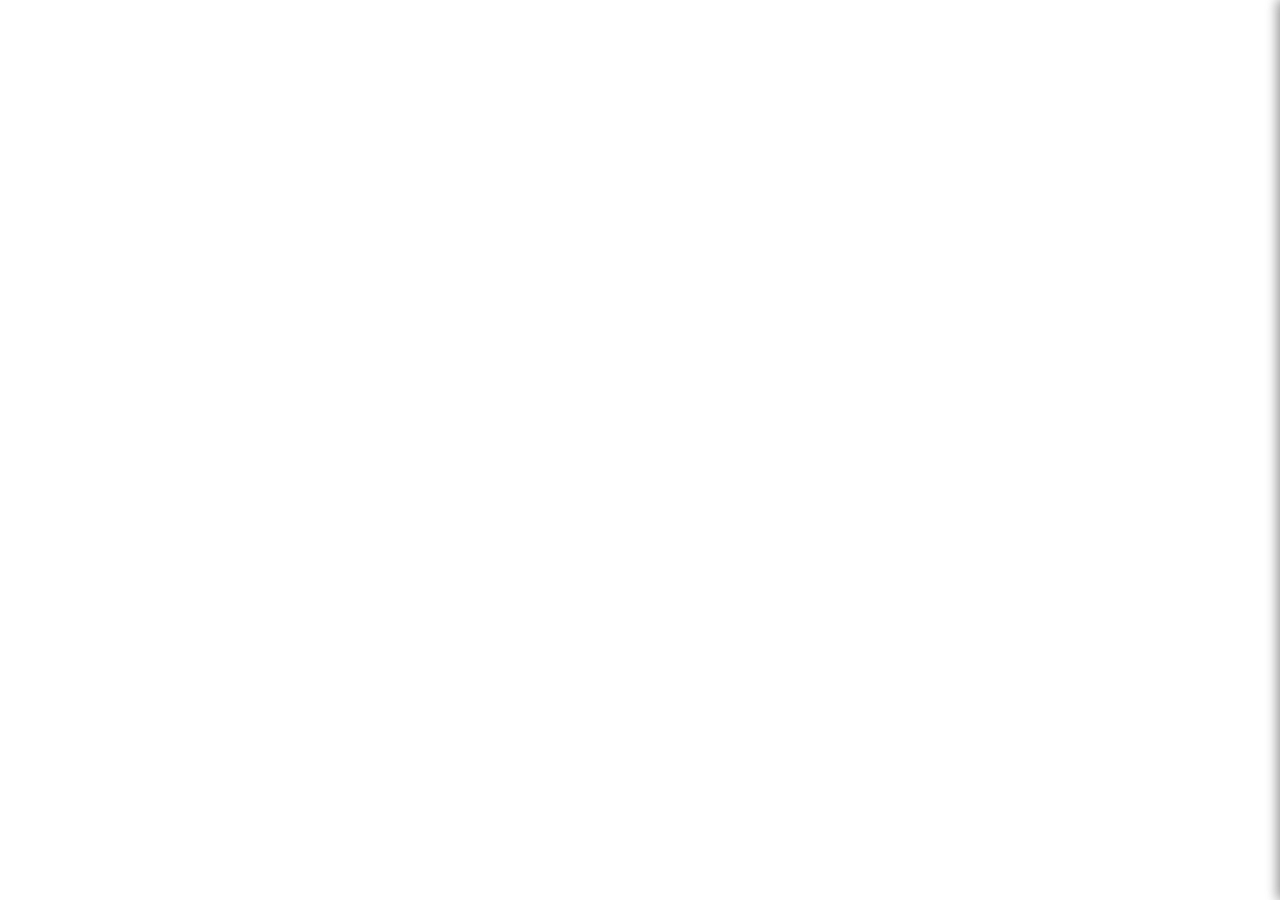
<file: _extensions/fgczQuartoTemplate/fgcz-plot-finder.html>
<!-- ════════════════════════════════════════════════════════════════════
     FGCZ report search + download toolbar
     Wired into a report as an after-body include:
         include-after-body: fgcz-plot-finder.html

     A horizontal row of compact icon buttons pinned at the top-right, just
     below the FGCZ banner. They are icon-only — no visible text label — and
     rely on `title` / `aria-label` for the browser tooltip and screen readers:
       🔍  FIND — searchable graphical list of every figure & table; clicking
                  an entry opens the tab(s) it lives in (Quarto hides
                  inactive-tab content) then scrolls + flashes it.
       📥  DOWNLOAD — bundles the checked items into a single ZIP: a tick-box
                  gallery of every static plot, plus two whole-report extras,
                  the .qmd source and a standalone .html copy. Plots save at
                  the resolution knitr embedded them at (the report's fig-dpi);
                  the browser only has that raster. The qmd is the source
                  Quarto embeds under `code-tools: true`, and the html is a
                  snapshot of the live page — an extra the report cannot supply
                  is shown disabled with the reason. When an extra is included
                  the plots move into plots/ so nothing collides at the root.
      </>  VIEW SOURCE — opens Quarto's own view-source overlay (the whole
                  .qmd, verbatim) in place, for a quick look without going
                  through the Download panel. Only appears when the report was
                  rendered with `code-tools: true`; drives Quarto's native
                  machinery (`#quarto-view-source` / the embedded-source modal
                  / the native code-tools button, whichever exists) rather than
                  reimplementing it.

     "Show code" per plot/table: a labelled figure or table chunk (`#| label:
     fig-xxx` / `#| label: tbl-xxx`, with a matching `fig-cap:`/`tbl-cap:`)
     gets a small `</>` badge — in the top-right corner of the figure/table
     itself (decorateInlineCode()) AND on its card in the Find panel — click
     either to open View Source already scrolled to and highlighting that
     exact chunk. Fully automatic: resolved entirely client-side from what's
     already in the rendered page (crossrefIdFor() reads the crossref id
     Quarto stamps on the figure/table's ancestor div, chunkRangeForId() finds
     the matching `label:` line and its enclosing fence in the embedded
     source), so an unlabelled chunk — most of them, today — just shows
     nothing extra, in either place. No render-time hook or Lua filter needed.

     Self-contained: no external libraries, no network calls (CSP- and
     embed-resources-safe). The ZIP is built with a tiny hand-rolled
     store-only (no-compression) writer — fine because PNG/JPEG are already
     compressed. If JS is disabled the report is unchanged and the buttons
     never appear.

     Source: the search + download + view-source buttons of ezRun's
     fgcz-plot-finder.html (commit uzh/ezRun@32bed9ee, 2026-06-30).

     Tab numbering came from that file too, but does NOT live here: it sits in
     fgcz_header_quarto.html, which every report includes unconditionally. This
     toolbar is opt-in, and numbering should not depend on whether a report
     asked for buttons. The finder does benefit from it either way — crumbFor()
     reads tab labels via textContent, so when numbering is on the breadcrumbs
     read "1.1 Sepal" for free.
     ════════════════════════════════════════════════════════════════════ -->
<style>
  /* ── Top-right toolbar: a horizontal row glued just below the banner. The JS
     tracks the banner while it scrolls, then keeps the toolbar 12px from the
     viewport top. The value here is the pre-JS fallback: 12px plus the banner's
     approximate 95px height. Buttons keep their ids so the JS wiring is
     unchanged. */
  .fgcz-pf-toolbar {
    position: fixed; top: 107px; right: .75rem; transform: none;
    z-index: 1080; display: flex; flex-direction: row; align-items: stretch;
    gap: 0;                                         /* buttons glued together */
  }
  .fgcz-pf-toolbar button {
    display: flex; align-items: center; justify-content: center;
    padding: .5rem .55rem;                          /* compact, icon-sized */
    border: none; cursor: pointer; line-height: 1;
    background: var(--bs-primary, #0b5394); color: #fff;
    font-size: .72rem; font-weight: 600;            /* label text (on hover) */
    box-shadow: 0 2px 8px rgba(0, 0, 0, .25);
    white-space: nowrap;
  }
  /* Pre-JS fallback: rounds the outer corners assuming all buttons are
     visible. Once JS runs it recomputes rounding from the buttons actually
     visible (any of the three can be independently hidden), overriding this. */
  .fgcz-pf-toolbar button:first-child {
    border-top-left-radius: .55rem; border-bottom-left-radius: .55rem;
  }
  .fgcz-pf-toolbar button:last-child {
    border-top-right-radius: .55rem; border-bottom-right-radius: .55rem;
  }
  .fgcz-pf-toolbar button + button { border-left: 1px solid rgba(255, 255, 255, .25); }
  .fgcz-pf-toolbar button:hover { filter: brightness(1.12); }
  .fgcz-pf-toolbar .ic { font-size: 1.15rem; }      /* icon size */
  /* The `</>` view-source glyph is three characters where the emoji icons are
     one, so it renders wider than 🔍/📥 at the shared icon size -- shrink and
     tighten it to match their visual width instead of swapping to a less
     precise emoji. */
  .fgcz-pf-toolbar #fgcz-src-btn .ic { font-size: .85rem; letter-spacing: -.05em; }
  /* The controls are icon-only — no visible text label, at rest or on hover.
     Each button still carries `title` and `aria-label`, so the browser tooltip
     and screen readers announce what it does. */

  /* ── Slide-out panels (off-screen until .open). Both share styling. ── */
  .fgcz-pf-panel {
    position: fixed; top: 0; right: 0; z-index: 1081;
    width: 360px; max-width: 90vw; height: 100vh; background: #fff;
    box-shadow: -2px 0 12px rgba(0, 0, 0, .25);
    transform: translateX(100%);          /* parked off-screen to the right */
    transition: transform .2s ease;
    display: flex; flex-direction: column;
  }
  .fgcz-pf-panel.open { transform: translateX(0); }   /* slid into view */

  .fgcz-pf-head {
    padding: .75rem 1rem; border-bottom: 1px solid #dee2e6;
    display: flex; align-items: center; gap: .5rem;
  }
  .fgcz-pf-head h2 { font-size: 1rem; margin: 0; flex: 1; }
  .fgcz-pf-close {
    background: none; border: none; font-size: 1.4rem; line-height: 1;
    cursor: pointer; color: #666;
  }
  .fgcz-pf-list {
    list-style: none; margin: 0; padding: 0 .5rem 1rem;
    overflow-y: auto; flex: 1;             /* scrolls if the list is long */
  }
  .fgcz-pf-item { padding: .5rem .6rem; border-radius: .375rem; cursor: pointer; }
  .fgcz-pf-item:hover { background: var(--bs-gray-100, #f8f9fa); }
  .fgcz-pf-item .lbl { display: block; font-weight: 500; }
  .fgcz-pf-item .crumb { display: block; font-size: .78rem; color: #6c757d; }

  .fgcz-pf-empty { padding: 1rem; color: #6c757d; font-size: .9rem; }

  /* Flash outline applied to a target for ~2s after you jump to it. */
  .fgcz-pf-flash {
    outline: 3px solid var(--bs-primary, #0b5394);
    outline-offset: 4px; border-radius: 2px;
  }

  /* ── Download-pane bits. ────────────────────────────────────────────── */
  /* Whole-report extras (qmd / html): plain rows above the plot gallery, so
     they read as "what else goes in the ZIP" rather than as another plot. */
  .fgcz-dl-extras {
    flex: 0 0 auto; overflow: visible;      /* don't compete with the gallery's scroll */
    padding: .6rem 1rem .25rem; margin: 0;
    border-bottom: 1px solid #dee2e6;
  }
  .fgcz-dl-opt { padding: .25rem 0; font-size: .85rem; }
  .fgcz-dl-opt label { cursor: pointer; display: block; }
  .fgcz-dl-opt .lbl { font-weight: 500; margin-left: .3rem; }
  .fgcz-dl-opt .crumb {
    display: block; margin-left: 1.4rem; font-size: .75rem; color: #6c757d;
  }
  /* An option the report cannot supply — greyed, unticked and non-interactive,
     with .crumb carrying the reason. */
  .fgcz-dl-opt.disabled { opacity: .55; }
  .fgcz-dl-opt.disabled label { cursor: default; }

  .fgcz-pf-selall { margin: .6rem 1rem .25rem; font-size: .85rem; }
  .fgcz-pf-selall label { cursor: pointer; }
  #fgcz-dl-list {
    display: grid; gap: .6rem; padding: 0 1rem 1rem;
  }
  #fgcz-dl-list .fgcz-pf-item {
    padding: 0; border: 1px solid #dee2e6; border-radius: .5rem;
    overflow: hidden; background: #fff; min-height: 220px;
  }
  #fgcz-dl-list .fgcz-pf-item:hover { border-color: var(--bs-primary, #0b5394); }
  .fgcz-dl-card {
    position: relative; display: flex; flex-direction: column;
    min-height: 220px; cursor: pointer;
  }
  .fgcz-dl-card input {
    position: absolute; top: .45rem; left: .45rem; z-index: 1; margin: 0;
    box-shadow: 0 0 0 2px #fff; border-radius: .2rem;
  }
  .fgcz-dl-thumb {
    height: 145px; display: flex; align-items: center; justify-content: center;
    flex: 0 0 145px; min-height: 145px;
    background: var(--bs-gray-100, #f8f9fa); overflow: hidden;
  }
  .fgcz-dl-thumb img, .fgcz-dl-thumb svg { max-width: 100%; max-height: 145px; }
  .fgcz-dl-thumb.placeholder { color: #adb5bd; font-size: 1.35rem; }
  .fgcz-dl-meta {
    flex: 0 0 auto; min-width: 0; padding: .45rem .55rem;
    border-top: 1px solid #f0f0f0;
  }
  .fgcz-dl-meta .lbl {
    display: -webkit-box; -webkit-line-clamp: 2; -webkit-box-orient: vertical;
    font-size: .78rem; font-weight: 600; line-height: 1.25;
    overflow: hidden; text-overflow: ellipsis; white-space: normal;
  }
  .fgcz-dl-meta .crumb {
    display: block; margin-top: .2rem; font-size: .68rem; color: #6c757d;
    overflow: hidden; text-overflow: ellipsis; white-space: nowrap;
  }
  .fgcz-pf-foot { padding: .75rem 1rem; border-top: 1px solid #dee2e6; }
  .fgcz-pf-dlbtn {
    width: 100%; padding: .5rem; border: none; border-radius: .375rem;
    background: var(--bs-primary, #0b5394); color: #fff; font-weight: 600;
    cursor: pointer;
  }
  .fgcz-pf-dlbtn:hover { filter: brightness(1.1); }
  .fgcz-pf-dlbtn:disabled { opacity: .5; cursor: default; }
  .fgcz-pf-note { font-size: .75rem; color: #6c757d; margin-top: .5rem; }

  /* ── Results gallery (graphical TOC): one full-width card per result. ─ */
  .fgcz-toc-panel { width: 440px; }                  /* wider than the lists */
  #fgcz-toc-search {
    margin: .75rem 1rem; padding: .4rem .6rem; border: 1px solid #ced4da;
    border-radius: .375rem; font-size: .9rem;
  }
  .fgcz-toc-grid {
    display: grid; gap: .6rem; align-content: start;
    grid-template-columns: 1fr;
    padding: 0 1rem 1rem; overflow-y: auto; flex: 1;   /* scrolls when long */
  }
  .fgcz-toc-section-head {
    grid-column: 1 / -1; padding: .35rem .1rem .25rem;
    border-bottom: 1px solid #dee2e6; color: #495057;
    font-size: .74rem; font-weight: 700; line-height: 1.25;
    overflow-wrap: anywhere; white-space: normal;
  }
  .fgcz-toc-cell {
    border: 1px solid #dee2e6; border-radius: .5rem; overflow: hidden;
    background: #fff; cursor: pointer; display: flex; flex-direction: column;
    min-width: 0; min-height: 240px;
  }
  .fgcz-toc-cell:hover { border-color: var(--bs-primary, #0b5394); }
  .fgcz-toc-thumb {
    height: 145px; display: flex; align-items: center; justify-content: center;
    flex: 0 0 145px; background: var(--bs-gray-100, #f8f9fa); overflow: hidden;
  }
  .fgcz-toc-thumb img, .fgcz-toc-thumb svg { max-width: 100%; max-height: 145px; }
  .fgcz-toc-thumb.placeholder { color: #adb5bd; font-size: 1.8rem; }
  .fgcz-toc-thumb.table {
    align-items: stretch; justify-content: stretch; padding: .5rem;
  }
  .fgcz-toc-mini-table {
    width: 100%; border-collapse: collapse; table-layout: fixed;
    font-size: .62rem; line-height: 1.25; color: #495057; background: #fff;
  }
  .fgcz-toc-mini-table th,
  .fgcz-toc-mini-table td {
    padding: .16rem .22rem; border-bottom: 1px solid #dee2e6;
    overflow: hidden; text-overflow: ellipsis; white-space: nowrap;
  }
  .fgcz-toc-mini-table th { font-weight: 700; background: #f1f3f5; }
  .fgcz-toc-cap {
    flex: 0 0 auto; padding: .35rem .5rem; border-top: 1px solid #f0f0f0;
  }
  .fgcz-toc-cap .lbl {
    display: -webkit-box; -webkit-line-clamp: 3; -webkit-box-orient: vertical;
    font-size: .75rem; font-weight: 500; line-height: 1.25;
    overflow: hidden; text-overflow: ellipsis; white-space: normal;
  }
  /* Per-item "show code" affordance: only rendered for a labelled fig-/tbl-
     item whose chunk can be located in the embedded source (see
     chunkRangeForId()), so most reports never show it at all. */
  .fgcz-toc-code {
    display: inline-flex; align-items: center; margin-top: .3rem;
    padding: .08rem .4rem; border: 1px solid #dee2e6; border-radius: .3rem;
    background: #fff; font-size: .68rem; font-weight: 600;
    color: var(--bs-primary, #0b5394); cursor: pointer;
  }
  .fgcz-toc-code:hover { background: var(--bs-gray-100, #f8f9fa); }
  /* Same action, surfaced directly on a labelled figure/table in the report
     body itself -- absolutely positioned in its corner so it adds no layout
     weight and works the same regardless of which surrounding layout (bare
     figure, .fig-row/.fig-main, .fig-grid) the figure sits in. */
  .fgcz-inline-code {
    position: absolute; top: .4rem; right: .4rem; z-index: 20;
    display: flex; align-items: center; justify-content: center;
    width: 1.7rem; height: 1.7rem; padding: 0; border: none; border-radius: .35rem;
    background: rgba(11, 83, 148, .85); color: #fff; font-size: .8rem;
    font-weight: 700; line-height: 1; cursor: pointer;
    box-shadow: 0 1px 4px rgba(0, 0, 0, .3);
  }
  .fgcz-inline-code:hover { background: var(--bs-primary, #0b5394); }
  /* Highlight applied to the source lines of the chunk jumped to. inline (not
     block) so it decorates only the matched text, not a synthetic full-width
     row -- these spans are cloned verbatim into the Download panel's "Qmd
     source" extra, so they must not alter the reconstructed .qmd text. */
  .fgcz-src-hl {
    background: rgba(255, 210, 0, .45);
    box-decoration-break: clone; -webkit-box-decoration-break: clone;
  }
</style>

<!-- Top-right toolbar -->
<div class="fgcz-pf-toolbar">
  <button id="fgcz-pf-btn" title="Find figures and tables" aria-label="Find figures and tables"><span class="ic">🔍</span></button>
  <button id="fgcz-dl-btn" title="Download plots" aria-label="Download plots"><span class="ic">📥</span></button>
  <button id="fgcz-src-btn" title="View source (the .qmd)" aria-label="View source"><span class="ic">&lt;/&gt;</span></button>
</div>

<!-- DOWNLOAD panel -->
<div id="fgcz-dl-panel" class="fgcz-pf-panel" aria-hidden="true">
  <div class="fgcz-pf-head">
    <h2>Download</h2>
    <button class="fgcz-pf-close" data-close="fgcz-dl-panel" aria-label="Close">×</button>
  </div>
  <!-- Whole-report extras, ticked independently of the per-plot gallery below.
       An extra the report cannot supply is shown disabled with the reason
       rather than silently producing an empty file. -->
  <ul id="fgcz-dl-extras" class="fgcz-pf-list fgcz-dl-extras">
    <li class="fgcz-dl-opt" id="fgcz-dl-opt-qmd">
      <label>
        <input type="checkbox" class="fgcz-dl-extra" data-what="qmd">
        <span class="lbl">Qmd source</span>
        <span class="crumb"></span>
      </label>
    </li>
    <li class="fgcz-dl-opt" id="fgcz-dl-opt-html">
      <label>
        <input type="checkbox" class="fgcz-dl-extra" data-what="html">
        <span class="lbl">HTML page</span>
        <span class="crumb"></span>
      </label>
    </li>
  </ul>
  <div class="fgcz-pf-selall">
    <label><input type="checkbox" id="fgcz-dl-all" checked> Select all plots</label>
  </div>
  <ul id="fgcz-dl-list" class="fgcz-pf-list"></ul>
  <div class="fgcz-pf-foot">
    <button id="fgcz-dl-go" class="fgcz-pf-dlbtn">Download ZIP</button>
    <div class="fgcz-pf-note">
      Plots download at the resolution embedded in the report (its fig-dpi).
      Interactive (plotly) charts aren't listed — export those from their own toolbar.
    </div>
  </div>
</div>

<!-- RESULTS panel — a graphical table of contents for figures and tables -->
<div id="fgcz-toc-panel" class="fgcz-pf-panel fgcz-toc-panel" aria-hidden="true">
  <div class="fgcz-pf-head">
    <h2>Find figures &amp; tables</h2>
    <button class="fgcz-pf-close" data-close="fgcz-toc-panel" aria-label="Close">×</button>
  </div>
  <input id="fgcz-toc-search" type="search" placeholder="Filter figures, tables, or sections…" />
  <div id="fgcz-toc-grid" class="fgcz-toc-grid"></div>
</div>

<script>
(function () {
  "use strict";

  // ─── which buttons the author enabled ──────────────────────────────
  // Precedence: (1) `fgcz-buttons:` injected by the Quarto extension;
  // (2) the token below, patched in a staged copy by fgcz_render(); (3) all
  // three buttons when the toolbar was included manually without either
  // mechanism.
  var FGCZ_BUTTONS;
  if (window.FGCZ_BUTTONS && window.FGCZ_BUTTONS.length) {
    FGCZ_BUTTONS = window.FGCZ_BUTTONS;
  } else {
    FGCZ_BUTTONS = "__FGCZ_BUTTONS__".split(/\s+/).filter(Boolean);
    if (FGCZ_BUTTONS.length === 1 && FGCZ_BUTTONS[0] === "__FGCZ_" + "BUTTONS__") {
      FGCZ_BUTTONS = ["search", "download", "source"];
    }
  }
  var FGCZ_BUTTON_IDS = { search: "fgcz-pf-btn", download: "fgcz-dl-btn", source: "fgcz-src-btn" };

  // ─── tab / breadcrumb helpers ──────────────────────────────────────

  // Selector matching the nav-link (tab button) that controls a pane #id.
  // Memoised: panes share ancestors, so without the cache crumbFor() would
  // re-run the same document.querySelector once per item per tab-depth. The
  // link element's identity is stable (only its classes toggle), so the cache
  // stays valid for the page's lifetime.
  var _linkCache = {};
  function linkForPane(id) {
    if (id in _linkCache) return _linkCache[id];
    return (_linkCache[id] = document.querySelector(
      '[aria-controls="' + id + '"], [data-bs-target="#' + id + '"], ' +
      'a.nav-link[href="#' + id + '"]'
    ));
  }

  function textOf(el) {
    return el ? el.textContent.trim().replace(/\s+/g, ' ') : '';
  }

  // Breadcrumb (outer → inner) of tab labels enclosing an element.
  function crumbFor(el) {
    var parts = [], pane = el.closest('.tab-pane');
    while (pane) {
      var link = pane.id ? linkForPane(pane.id) : null;
      if (link) parts.unshift(textOf(link));
      pane = pane.parentElement ? pane.parentElement.closest('.tab-pane') : null;
    }
    return parts;
  }

  function headingBelongsTo(el, h) {
    var pane = h.closest('.tab-pane');
    while (pane) {
      if (!pane.contains(el)) return false;
      pane = pane.parentElement ? pane.parentElement.closest('.tab-pane') : null;
    }
    return true;
  }

  // Section path from the nearest preceding document headings. Tab labels are
  // handled by crumbFor(); this catches ordinary # / ## / ### sections too.
  function headingPathFor(el) {
    var root = document.querySelector('main.content') ||
      document.querySelector('main') || document.body;
    var stack = [];
    root.querySelectorAll('h1, h2, h3, h4, h5, h6').forEach(function (h) {
      if (h.closest('.quarto-title-block, .nav, [role="tablist"], .fgcz-pf-panel')) return;
      if (!headingBelongsTo(el, h)) return;
      if (!(h.compareDocumentPosition(el) & Node.DOCUMENT_POSITION_FOLLOWING)) return;
      var txt = textOf(h);
      if (!txt) return;
      var level = parseInt(h.tagName.slice(1), 10);
      while (stack.length && stack[stack.length - 1].level >= level) stack.pop();
      stack.push({ level: level, text: txt });
    });
    return stack.map(function (part) { return part.text; });
  }

  function compactPath(parts) {
    var out = [];
    parts.forEach(function (part) {
      part = (part || '').trim();
      if (part && out[out.length - 1] !== part) out.push(part);
    });
    return out;
  }

  function locationFor(el) {
    return compactPath(headingPathFor(el).concat(crumbFor(el)));
  }

  function locationText(it) {
    return it.crumb.join(' › ');
  }

  function showBootstrapTab(link) {
    if (!(link && window.bootstrap && window.bootstrap.Tab)) return false;
    var Tab = window.bootstrap.Tab;
    var tab = Tab.getOrCreateInstance ? Tab.getOrCreateInstance(link) : new Tab(link);
    tab.show();
    return true;
  }

  function notifyHtmlWidgetsShown() {
    if (window.jQuery) {
      window.jQuery(document).trigger('shown.htmlwidgets');
    } else if (window.dispatchEvent) {
      window.dispatchEvent(new Event('resize'));
    }
  }

  // Activate one tab. Use Bootstrap's API when present so htmlwidgets receive
  // the shown.bs.tab lifecycle event they use to resize hidden widgets.
  function activate(pane) {
    var link = pane.id ? linkForPane(pane.id) : null;
    if (showBootstrapTab(link)) return;
    if (link) {
      var nav = link.closest('.nav-tabs') || link.closest('.nav');
      if (nav) nav.querySelectorAll('.nav-link').forEach(function (a) {
        a.classList.remove('active'); a.setAttribute('aria-selected', 'false');
      });
      link.classList.add('active'); link.setAttribute('aria-selected', 'true');
    }
    var content = pane.closest('.tab-content');
    if (content) content.querySelectorAll(':scope > .tab-pane').forEach(function (p) {
      p.classList.remove('active', 'show');
    });
    pane.classList.add('active', 'show');
  }

  // Open every ancestor tab of `el` (outer → inner), then scroll + flash.
  function reveal(el) {
    var chain = [], pane = el.closest('.tab-pane');
    while (pane) {
      chain.unshift(pane);
      pane = pane.parentElement ? pane.parentElement.closest('.tab-pane') : null;
    }
    chain.forEach(activate);
    notifyHtmlWidgetsShown();
    closeAll();
    setTimeout(function () {            // let the tab switches lay out first
      el.scrollIntoView({ behavior: 'smooth', block: 'center' });
      el.classList.add('fgcz-pf-flash');
      setTimeout(function () { el.classList.remove('fgcz-pf-flash'); }, 2000);
    }, 60);
  }

  // ─── index of figures + tables ─────────────────────────────────────

  // Pull a plotly chart's title out of its embedded htmlwidget JSON
  // (layout.title — a plain string in older plotly, {text:…} in newer). The
  // <script> is in the static DOM at load, so this works before plotly draws.
  function plotlyTitle(widget) {
    try {
      if (!widget.id) return null;
      var s = document.querySelector(
        'script[type="application/json"][data-for="' + widget.id + '"]');
      if (!s) return null;
      var t = JSON.parse(s.textContent).x.layout.title;
      t = (t && typeof t === 'object') ? t.text : t;
      return t ? String(t).trim() : null;
    } catch (e) { return null; }
  }

  function htmlText(html) {
    var div = document.createElement('div');
    div.innerHTML = html || '';
    return textOf(div);
  }

  function htmlwidgetData(widget) {
    try {
      if (!widget || !widget.id) return null;
      var s = document.querySelector(
        'script[type="application/json"][data-for="' + widget.id + '"]');
      return s ? JSON.parse(s.textContent).x : null;
    } catch (e) { return null; }
  }

  function datatableInfo(widget) {
    var x = htmlwidgetData(widget);
    if (!x) return { caption: null, preview: null };

    var headers = [];
    if (x.container) {
      var div = document.createElement('div');
      div.innerHTML = x.container;
      headers = Array.prototype.map.call(div.querySelectorAll('thead th'), textOf);
    }
    var data = Array.isArray(x.data) ? x.data : [];
    var rows = [];
    var nrow = data.length && Array.isArray(data[0]) ? data[0].length : 0;
    for (var r = 0; r < Math.min(nrow, 4); r++) {
      var row = [];
      for (var c = 0; c < Math.min(data.length, 4); c++) {
        row.push(data[c] && data[c][r] != null ? String(data[c][r]) : '');
      }
      rows.push(row);
    }

    return {
      caption: htmlText(x.caption),
      preview: rows.length ? { headers: headers.slice(0, 4), rows: rows } : null
    };
  }

  function datatableWidget(el) {
    if (!el) return null;
    if (
      el.classList &&
      el.classList.contains('html-widget') &&
      el.classList.contains('datatables')
    ) {
      return el;
    }
    return el.querySelector ? el.querySelector('div.html-widget.datatables') : null;
  }

  function plotlyWidget(el) {
    if (!el) return null;
    if (
      el.classList &&
      el.classList.contains('plotly') &&
      el.classList.contains('html-widget')
    ) {
      return el;
    }
    return el.querySelector ? el.querySelector('div.plotly.html-widget') : null;
  }

  function plotlyCaption(widget) {
    var n = widget ? widget.nextSibling : null;
    while (n) {
      if (n.nodeType === Node.TEXT_NODE && !n.textContent.trim()) {
        n = n.nextSibling;
        continue;
      }
      if (
        n.nodeType === Node.ELEMENT_NODE &&
        n.tagName &&
        n.tagName.toLowerCase() === 'script'
      ) {
        n = n.nextSibling;
        continue;
      }
      if (
        n.nodeType === Node.ELEMENT_NODE &&
        n.tagName &&
        n.tagName.toLowerCase() === 'p' &&
        n.parentElement &&
        n.parentElement.classList.contains('cell-output-display')
      ) {
        return textOf(n);
      }
      return null;
    }
    return null;
  }

  function buildIndex() {
    var items = [], seenImgs = new Set(), seenTables = new Set(), seenPlotly = new Set();

    // 1) Figures (Quarto crossref floats + any plain <figure>).
    document.querySelectorAll('figure').forEach(function (fig) {
      if (fig.classList.contains('quarto-float-tbl')) return;
      var cap = fig.querySelector('figcaption');
      var img = fig.querySelector('img');
      if (img) seenImgs.add(img);
      var plotly = fig.querySelector('div.plotly.html-widget');
      if (plotly) {
        seenPlotly.add(plotly);
        items.push({
          type: 'fig',
          interactive: true,
          label: cap ? textOf(cap) : (plotlyCaption(plotly) || plotlyTitle(plotly)),
          el: fig
        });
        return;
      }
      items.push({ type: 'fig', label: cap ? textOf(cap) : null, el: fig });
    });

    // 2) Bare plot images (knitr output that has no fig-cap → no <figure>).
    document.querySelectorAll('.cell-output-display img').forEach(function (img) {
      if (seenImgs.has(img)) return;
      items.push({ type: 'fig', label: null, el: img });
    });

    // 3) Interactive plotly charts. Plotly widgets inside Quarto figure floats
    //    are indexed as their outer figure in pass 1 so their figcaption is
    //    preserved. Bare plotly widgets are still findable here. Flag
    //    interactive so the bulk download skips them (plotly exports via its
    //    own modebar camera button).
    document.querySelectorAll('div.plotly.html-widget').forEach(function (w) {
      if (seenPlotly.has(w)) return;
      var fig = w.closest('figure.quarto-float-fig');
      if (fig) {
        var cap = fig.querySelector('figcaption');
        seenPlotly.add(w);
        items.push({
          type: 'fig',
          interactive: true,
          label: cap ? textOf(cap) : (plotlyCaption(w) || plotlyTitle(w)),
          el: fig
        });
        return;
      }
      items.push({
        type: 'fig',
        interactive: true,
        el: w,
        label: plotlyCaption(w) || plotlyTitle(w)
      });
    });

    // 4) Quarto table floats. DT tables inside them are still table floats,
    //    so index the outer float as a table and use the embedded widget JSON
    //    for the thumbnail preview. This avoids showing them as generic figure
    //    placeholders labelled only "Table 1".
    document.querySelectorAll('figure.quarto-float-tbl').forEach(function (fig) {
      var widget = datatableWidget(fig);
      var info = datatableInfo(widget);
      var cap = fig.querySelector('caption');
      var figCap = fig.querySelector('figcaption');
      seenTables.add(fig);
      if (widget) seenTables.add(widget);
      items.push({
        type: 'tbl',
        label: info.caption || (cap ? textOf(cap) : (figCap ? textOf(figCap) : null)),
        preview: info.preview,
        el: fig
      });
    });

    // 5) Interactive tables. DT / ezInteractiveTableRmd render as htmlwidgets
    //    that initialise via JS AFTER page load, so target the htmlwidget
    //    CONTAINER (always in the DOM); its <caption> is filled by the time
    //    the panel is opened (we rebuild the index on every open).
    document.querySelectorAll('div.html-widget.datatables, .dt-container').forEach(function (wrap) {
      var widget = datatableWidget(wrap);
      var root = wrap.closest('figure.quarto-float-tbl') ||
        wrap.closest('div.html-widget.datatables') ||
        wrap;
      if (seenTables.has(root)) return;
      seenTables.add(root);
      if (widget) seenTables.add(widget);
      var cap = wrap.querySelector('caption') || root.querySelector('caption');
      var info = datatableInfo(widget || root);
      items.push({
        type: 'tbl',
        label: cap ? textOf(cap) : info.caption,
        preview: info.preview,
        el: wrap
      });
    });

    // Collected in passes (figures, bare imgs, plotly, tables), so they're
    // grouped by TYPE, not by where they sit on the page. Re-sort into document
    // order so the finder list mirrors the report top-to-bottom.
    items.sort(function (a, b) {
      if (a.el === b.el) return 0;
      var pos = a.el.compareDocumentPosition(b.el);
      if (pos & Node.DOCUMENT_POSITION_FOLLOWING) return -1; // a comes before b
      if (pos & Node.DOCUMENT_POSITION_PRECEDING) return 1;  // a comes after b
      return 0;
    });

    // Resolve labels (caption → report location → generic), attach a location,
    // and de-duplicate identical labels with " (n)".
    var counts = {};
    items.forEach(function (it) {
      it.crumb = locationFor(it.el);
      if (!it.label) {
        // No caption/title: fall back to the full report location. Same-named
        // deep tabs (e.g. several "Sepal" panes) then stay distinguishable by
        // their path instead of only a "(2)/(3)" suffix.
        it.label = it.crumb.length ? locationText(it)
                                   : (it.type === 'tbl' ? 'Table' : 'Figure');
      }
      counts[it.label] = (counts[it.label] || 0) + 1;
      if (counts[it.label] > 1) it.label += ' (' + counts[it.label] + ')';
    });
    return items;
  }

  function escapeHtml(s) {
    return s.replace(/[&<>"]/g, function (c) {
      return { '&': '&amp;', '<': '&lt;', '>': '&gt;', '"': '&quot;' }[c];
    });
  }

  // ─── DOWNLOAD panel ────────────────────────────────────────────────

  var dlListEl, dlPanel, dlAllEl, dlGoEl, dlExtrasEl, DL_INDEX = null;

  function isInteractivePlotItem(it) {
    if (it.interactive) return true;
    if (!it.el) return false;
    if (it.el.matches && it.el.matches('div.plotly.html-widget')) return true;
    return Boolean(it.el.querySelector && it.el.querySelector('div.plotly.html-widget'));
  }

  // Downloadable plots only: static rasters. Interactive (plotly) charts can't
  // be re-rendered to a file client-side — users export those via plotly's own
  // camera button — so they're excluded here despite being findable.
  function plotItems() {
    return buildIndex().filter(function (it) { return it.type === 'fig' && !isInteractivePlotItem(it); });
  }

  // The .qmd source, if the report was rendered with `code-tools: true` —
  // Quarto then embeds it verbatim in the view-source modal. Without that flag
  // the source simply isn't in the file, and the option is offered as disabled
  // rather than silently producing an empty .qmd.
  function qmdSource() {
    var modal = document.getElementById('quarto-embedded-source-code-modal');
    var pre = modal && modal.querySelector('pre');
    if (!pre) return null;
    var clone = pre.cloneNode(true);
    // Strip the hover "Copy to Clipboard" control; its text is not source.
    clone.querySelectorAll('button, .code-copy-button').forEach(function (b) { b.remove(); });
    var txt = clone.textContent;
    return txt && txt.trim() ? txt : null;
  }

  // ─── per-plot "show code": jump to & highlight the producing chunk ─────
  // Quarto's embedded-source modal already renders each source line as its
  // own <span id="cbN-M"> (Pandoc's line-numbered syntax highlighting), so
  // the chunk behind a labelled figure/table can be found by searching those
  // spans directly — no need to rebuild anything, which matters because
  // qmdSource() clones this same <pre> to reconstruct the downloadable .qmd
  // and Quarto's own "Copy to Clipboard" control lives inside it too.
  function sourceLineSpans() {
    var modal = document.getElementById('quarto-embedded-source-code-modal');
    var code = modal && modal.querySelector('pre > code');
    if (!code) return [];
    return Array.prototype.filter.call(code.children, function (el) {
      return el.tagName === 'SPAN' && el.id;
    });
  }

  // The crossref id ("fig-xxx"/"tbl-xxx") behind a figure/table item, or null
  // when its chunk wasn't labelled. Quarto puts the id on an ANCESTOR div
  // (".quarto-figure"/".quarto-float"), not on the <figure> element itself
  // that buildIndex() indexes as `it.el` — confirmed by inspecting real
  // rendered output for both a labelled figure and a labelled table, where in
  // both cases the inner <figure> carries no id of its own.
  function crossrefIdFor(it) {
    var el = it.el;
    if (el.id && /^(fig|tbl)-/.test(el.id)) return el.id;
    var wrap = el.closest && el.closest('[id^="fig-"], [id^="tbl-"]');
    return wrap ? wrap.id : null;
  }

  // The line-span range of the chunk that produced #id ("fig-xxx"/"tbl-xxx"),
  // or null when it can't be resolved: the id isn't a Quarto cross-ref label,
  // no `label: <id>` chunk option matches it (the chunk wasn't labelled), or
  // its enclosing ```{...} / ``` fence can't be found.
  function chunkRangeForId(id) {
    if (!id || !/^(fig|tbl)-/.test(id)) return null;
    var lines = sourceLineSpans();
    if (!lines.length) return null;
    var idRe = new RegExp(
      'label:\\s*["\']?' + id.replace(/[.*+?^${}()|[\]\\]/g, '\\$&') + '["\']?\\s*$'
    );
    var labelAt = -1;
    for (var i = 0; i < lines.length; i++) {
      if (idRe.test(textOf(lines[i]))) { labelAt = i; break; }
    }
    if (labelAt === -1) return null;
    var start = -1;
    for (var s = labelAt; s >= 0; s--) {
      var t = textOf(lines[s]);
      if (/^```+\{/.test(t)) { start = s; break; }
      if (/^```+\s*$/.test(t)) break; // hit a closing fence first: not inside a chunk
    }
    if (start === -1) return null;
    var end = -1;
    for (var e = labelAt; e < lines.length; e++) {
      if (/^```+\s*$/.test(textOf(lines[e]))) { end = e; break; }
    }
    if (end === -1) return null;
    return lines.slice(start, end + 1);
  }

  // Open the view-source modal (if not already) and highlight + scroll to the
  // chunk behind #id. Returns whether a chunk was actually found, so callers
  // can skip offering the action at all when it would do nothing.
  function showChunkForId(id) {
    var range = chunkRangeForId(id);
    if (!range) return false;
    document.querySelectorAll('.fgcz-src-hl').forEach(function (el) {
      el.classList.remove('fgcz-src-hl');
    });
    range.forEach(function (el) { el.classList.add('fgcz-src-hl'); });
    var modal = document.getElementById('quarto-embedded-source-code-modal');
    if (modal && window.bootstrap && window.bootstrap.Modal) {
      window.bootstrap.Modal.getOrCreateInstance(modal).show();
    }
    setTimeout(function () {                // let the modal finish opening first
      range[0].scrollIntoView({ behavior: 'smooth', block: 'center' });
    }, 300);
    return true;
  }

  // The same "show code" action, surfaced directly on a labelled figure/table
  // in the report body itself, not only inside the Find panel. Independent of
  // buildIndex()/TOC_INDEX — scans every element Quarto stamped a crossref id
  // on, so it also covers labelled items a user never opens Find to see.
  function decorateInlineCode() {
    document.querySelectorAll('[id^="fig-"], [id^="tbl-"]').forEach(function (wrap) {
      if (!chunkRangeForId(wrap.id)) return;
      if (getComputedStyle(wrap).position === 'static') {
        wrap.style.position = 'relative';
      }
      var badge = document.createElement('button');
      badge.type = 'button';
      badge.className = 'fgcz-inline-code';
      badge.title = 'Show code for this ' + (wrap.id.indexOf('tbl-') === 0 ? 'table' : 'plot');
      badge.setAttribute('aria-label', badge.title);
      badge.textContent = '</>';
      badge.addEventListener('click', function (e) {
        e.stopPropagation();
        showChunkForId(wrap.id);
      });
      wrap.appendChild(badge);
    });
  }

  // A standalone copy of the report. This is a snapshot of the LIVE DOM, not
  // the original file off disk — a file:// page cannot re-read itself without
  // tripping CSP. It is self-contained (reports render with embed-resources),
  // but it carries whatever state the page is in, so close our own panels in
  // the clone first.
  function htmlSnapshot() {
    var root = document.documentElement.cloneNode(true);
    root.querySelectorAll('.fgcz-pf-panel').forEach(function (p) {
      p.classList.remove('open');
      p.setAttribute('aria-hidden', 'true');
    });
    return '<!DOCTYPE html>\n' + root.outerHTML;
  }

  // Enable/disable one extra row and set the sub-label explaining what it will
  // yield — or why it cannot.
  function setExtraOpt(id, available, note) {
    var li = document.getElementById(id);
    if (!li) return;
    var cb = li.querySelector('.fgcz-dl-extra');
    li.classList.toggle('disabled', !available);
    cb.disabled = !available;
    if (!available) cb.checked = false;
    li.querySelector('.crumb').textContent = note;
  }

  // Any tickable extra that is actually ticked.
  function wantsExtra(what) {
    var cb = dlExtrasEl &&
      dlExtrasEl.querySelector('.fgcz-dl-extra[data-what="' + what + '"]');
    return Boolean(cb && cb.checked && !cb.disabled);
  }

  // The ZIP is buildable if ANY plot or ANY extra is ticked — a report with no
  // static figures can still yield its source and page.
  function syncGo() {
    var anyPlot = Boolean(dlListEl.querySelector('.fgcz-dl-cb:checked'));
    var anyExtra = wantsExtra('qmd') || wantsExtra('html');
    dlGoEl.disabled = !(anyPlot || anyExtra);
  }

  function renderExtras() {
    var qmd = qmdSource();
    setExtraOpt('fgcz-dl-opt-qmd', Boolean(qmd),
      qmd ? 'The Quarto source of this report'
          : 'Source not embedded (needs code-tools: true)');
    setExtraOpt('fgcz-dl-opt-html', true, 'This report as a standalone page');
  }

  function renderDownloads() {
    renderExtras();
    DL_INDEX = plotItems();
    dlListEl.innerHTML = '';
    if (!DL_INDEX.length) {
      dlListEl.innerHTML = '<li class="fgcz-pf-empty">No plots to download.</li>';
      dlAllEl.checked = false;
      syncGo();                       // extras alone may still be downloadable
      return;
    }
    dlAllEl.checked = true;
    DL_INDEX.forEach(function (it, i) {
      var li = document.createElement('li');
      li.className = 'fgcz-pf-item';
      var label = document.createElement('label');
      label.className = 'fgcz-dl-card';
      var cb = document.createElement('input');
      cb.type = 'checkbox';
      cb.className = 'fgcz-dl-cb';
      cb.dataset.i = i;
      cb.checked = true;
      label.appendChild(cb);
      label.appendChild(figureThumb(it, 'fgcz-dl-thumb'));
      var meta = document.createElement('span');
      meta.className = 'fgcz-dl-meta';
      var loc = locationText(it);
      meta.innerHTML = '<span class="lbl">' + escapeHtml(it.label) + '</span>' +
        (loc ? '<span class="crumb">' + escapeHtml(loc) + '</span>' : '');
      label.appendChild(meta);
      li.appendChild(label);
      dlListEl.appendChild(li);
    });
    syncGo();
  }

  function openDownload() {
    closeAll();
    renderDownloads();
    dlPanel.classList.add('open');
    dlPanel.setAttribute('aria-hidden', 'false');
  }

  // ── report metadata + download filenames ───────────────────────────
  function cleanValue(value) {
    value = value == null ? '' : String(value).trim();
    return /^(n\/a|na|null|undefined)$/i.test(value) ? '' : value;
  }

  function camelToKebab(name) {
    return name.replace(/_/g, '-').replace(/[A-Z]/g, function (c) {
      return '-' + c.toLowerCase();
    });
  }

  function reportMetadataText(label) {
    var text = document.body ? (document.body.innerText || document.body.textContent || '') : '';
    var re = new RegExp(label + '\\s*(?:id|ID)?\\s*[:：]\\s*([A-Za-z0-9._-]+)', 'i');
    var match = text.match(re);
    return match ? cleanValue(match[1]) : '';
  }

  function reportMetadataValue(names, textLabel) {
    var marker = document.getElementById('fgcz-report-metadata');
    if (marker && marker.dataset) {
      for (var i = 0; i < names.length; i++) {
        var value = cleanValue(marker.dataset[names[i]]);
        if (value) return value;
      }
    }
    for (var j = 0; j < names.length; j++) {
      var meta = document.querySelector('meta[name="fgcz-' + camelToKebab(names[j]) + '"]');
      var content = meta ? cleanValue(meta.getAttribute('content')) : '';
      if (content) return content;
    }
    return reportMetadataText(textLabel);
  }

  function pad2(n) { return n < 10 ? '0' + n : String(n); }

  function timestampForFilename(date) {
    return date.getFullYear() +
      pad2(date.getMonth() + 1) +
      pad2(date.getDate()) + '-' +
      pad2(date.getHours()) +
      pad2(date.getMinutes()) +
      pad2(date.getSeconds());
  }

  function sanitiseFilePart(s) {
    return cleanValue(s).replace(/[^A-Za-z0-9._-]+/g, '_').replace(/^_+|_+$/g, '').slice(0, 80);
  }

  function downloadZipFilename() {
    var parts = ['plots'];
    var orderId = sanitiseFilePart(reportMetadataValue(['orderId', 'order'], 'Order'));
    var workunitId = sanitiseFilePart(reportMetadataValue(['workunitId', 'workunit'], 'Workunit'));
    if (orderId) parts.push('order_' + orderId);
    if (workunitId) parts.push('workunit_' + workunitId);
    parts.push(timestampForFilename(new Date()));
    return parts.join('_') + '.zip';
  }

  // ── tiny ZIP writer (STORE method, no compression) ──────────────────
  function u16(v) { return new Uint8Array([v & 0xff, (v >>> 8) & 0xff]); }
  function u32(v) {
    return new Uint8Array([v & 0xff, (v >>> 8) & 0xff, (v >>> 16) & 0xff, (v >>> 24) & 0xff]);
  }
  function concat(arrs) {
    var len = 0; arrs.forEach(function (a) { len += a.length; });
    var out = new Uint8Array(len), p = 0;
    arrs.forEach(function (a) { out.set(a, p); p += a.length; });
    return out;
  }
  var _crcTable;
  function crc32(bytes) {
    if (!_crcTable) {
      _crcTable = new Uint32Array(256);
      for (var n = 0; n < 256; n++) {
        var c = n;
        for (var k = 0; k < 8; k++) c = (c & 1) ? (0xEDB88320 ^ (c >>> 1)) : (c >>> 1);
        _crcTable[n] = c >>> 0;
      }
    }
    var crc = -1;
    for (var i = 0; i < bytes.length; i++) crc = (crc >>> 8) ^ _crcTable[(crc ^ bytes[i]) & 0xff];
    return (crc ^ -1) >>> 0;
  }

  function zipDosDateTime(date) {
    if (!(date instanceof Date) || isNaN(date.getTime())) date = new Date();
    if (date.getFullYear() < 1980) date = new Date(1980, 0, 1, 0, 0, 0);
    return {
      time: (date.getHours() << 11) | (date.getMinutes() << 5) | Math.floor(date.getSeconds() / 2),
      date: ((date.getFullYear() - 1980) << 9) | ((date.getMonth() + 1) << 5) | date.getDate()
    };
  }

  function makeZip(files) {           // files: [{name, bytes:Uint8Array}]
    var enc = new TextEncoder(), local = [], central = [], offset = 0, now = new Date();
    files.forEach(function (f) {
      var nameBytes = enc.encode(f.name);
      var crc = crc32(f.bytes), size = f.bytes.length;
      var stamp = zipDosDateTime(f.modified || now);
      var header = concat([
        u32(0x04034b50), u16(20), u16(0), u16(0),    // sig, ver, flags, method(store)
        u16(stamp.time), u16(stamp.date),            // mod time, mod date
        u32(crc), u32(size), u32(size),              // crc, comp size, uncomp size
        u16(nameBytes.length), u16(0)                // name len, extra len
      ]);
      local.push(header, nameBytes, f.bytes);
      central.push(concat([
        u32(0x02014b50), u16(20), u16(20), u16(0), u16(0), // sig, ver made, ver needed, flags, method
        u16(stamp.time), u16(stamp.date),                  // mod time, mod date
        u32(crc), u32(size), u32(size),                    // crc, comp size, uncomp size
        u16(nameBytes.length), u16(0), u16(0),             // name, extra, comment len
        u16(0), u16(0), u32(0),                            // disk #, internal/external attrs
        u32(offset)                                        // local header offset
      ]), nameBytes);
      offset += header.length + nameBytes.length + size;
    });
    var cSize = 0; central.forEach(function (c) { cSize += c.length; });
    var end = concat([
      u32(0x06054b50), u16(0), u16(0),
      u16(files.length), u16(files.length),
      u32(cSize), u32(offset), u16(0)
    ]);
    return new Blob(local.concat(central).concat([end]), { type: 'application/zip' });
  }

  // ── extracting a plot's bytes ───────────────────────────────────────
  function b64ToBytes(b64) {
    var bin = atob(b64), out = new Uint8Array(bin.length);
    for (var i = 0; i < bin.length; i++) out[i] = bin.charCodeAt(i);
    return out;
  }
  function extFor(mime) {
    return ({ 'image/png': 'png', 'image/jpeg': 'jpg', 'image/jpg': 'jpg',
      'image/webp': 'webp', 'image/gif': 'gif', 'image/svg+xml': 'svg' })[mime] || 'png';
  }
  function dataUriToFile(uri, baseName) {
    var comma = uri.indexOf(',');
    if (uri.slice(0, 5) !== 'data:' || comma < 0) return null;
    var header = uri.slice(5, comma), data = uri.slice(comma + 1);
    var isB64 = /;base64$/i.test(header);
    var mime = header.replace(/;base64$/i, '') || 'application/octet-stream';
    var bytes = isB64 ? b64ToBytes(data.replace(/\s+/g, ''))
                      : new TextEncoder().encode(decodeURIComponent(data));
    return { name: baseName + '.' + extFor(mime), bytes: bytes };
  }
  // Turn an indexed figure into a {name, bytes} file, or null if unreadable.
  function plotToFile(item, baseName) {
    var el = item.el;
    var img = el.tagName === 'IMG' ? el : el.querySelector('img');
    if (img && img.src && img.src.indexOf('data:') === 0) {
      return dataUriToFile(img.src, baseName);   // embedded raster (PNG/JPEG)
    }
    var svg = el.tagName && el.tagName.toLowerCase() === 'svg' ? el : el.querySelector('svg');
    if (svg) {                                   // inline vector figure
      return { name: baseName + '.svg',
        bytes: new TextEncoder().encode(new XMLSerializer().serializeToString(svg)) };
    }
    return null;                                 // non-embedded src — can't read offline
  }
  function sanitise(s) {
    return s.replace(/[^A-Za-z0-9._ -]/g, '').trim().replace(/\s+/g, '_').slice(0, 80) || 'plot';
  }
  function downloadBlob(blob, filename) {
    var url = URL.createObjectURL(blob), a = document.createElement('a');
    a.href = url; a.download = filename;
    document.body.appendChild(a); a.click();
    setTimeout(function () { URL.revokeObjectURL(url); a.remove(); }, 1000);
  }

  function doDownload() {
    var files = [], used = {}, skipped = 0;
    var wantQmd = wantsExtra('qmd'), wantHtml = wantsExtra('html');
    // With an extra in the bundle the plots move into plots/ so they cannot
    // collide with the .qmd/.html at the ZIP root. A plots-only download keeps
    // its historic flat layout, so existing habits are undisturbed.
    var prefix = (wantQmd || wantHtml) ? 'plots/' : '';

    dlListEl.querySelectorAll('.fgcz-dl-cb').forEach(function (cb) {
      if (!cb.checked) return;
      var it = DL_INDEX[+cb.dataset.i];
      var base = sanitise(it.label), name = base, n = 1;
      while (used[name]) name = base + '_' + (++n);  // unique base name
      var f = plotToFile(it, name);
      if (f) {
        used[name] = true;
        f.name = prefix + f.name;
        files.push(f);
      } else {
        skipped++;
      }
    });

    var stem = downloadZipFilename().replace(/\.zip$/i, '');
    if (wantQmd) {
      var src = qmdSource();
      if (src) {
        files.push({ name: stem + '.qmd', bytes: new TextEncoder().encode(src) });
      }
    }
    if (wantHtml) {
      files.push({
        name: stem + '.html',
        bytes: new TextEncoder().encode(htmlSnapshot())
      });
    }

    if (!files.length) {
      alert('Nothing selected to download.\n(Images must be embedded in the report.)');
      return;
    }
    downloadBlob(makeZip(files), downloadZipFilename());
    if (skipped) {
      // A couple of plots had non-embedded sources; tell the user honestly.
      setTimeout(function () {
        alert(skipped + ' plot(s) could not be read (source not embedded) and were skipped.');
      }, 300);
    }
  }

  // ─── RESULTS panel (graphical TOC) ─────────────────────────────────

  var tocGridEl, tocSearchEl, tocPanel, TOC_INDEX = null;

  function cloneMiniRow(row, maxCells) {
    var out = document.createElement('tr');
    Array.prototype.slice.call(row.children, 0, maxCells).forEach(function (cell) {
      var clone = document.createElement(cell.tagName.toLowerCase() === 'th' ? 'th' : 'td');
      clone.textContent = textOf(cell);
      out.appendChild(clone);
    });
    return out.children.length ? out : null;
  }

  function tableThumb(it) {
    var wrap = document.createElement('div');
    wrap.className = 'fgcz-toc-thumb table';
    var source = it.el.querySelector ? it.el.querySelector('table') : null;
    if (!source && !it.preview) {
      wrap.className += ' placeholder';
      wrap.textContent = 'Tbl';
      return wrap;
    }

    var mini = document.createElement('table');
    mini.className = 'fgcz-toc-mini-table';
    if (it.preview) {
      if (it.preview.headers && it.preview.headers.length) {
        var theadFromData = document.createElement('thead');
        var trHead = document.createElement('tr');
        it.preview.headers.forEach(function (txt) {
          var th = document.createElement('th');
          th.textContent = txt;
          trHead.appendChild(th);
        });
        theadFromData.appendChild(trHead);
        mini.appendChild(theadFromData);
      }
      var tbodyFromData = document.createElement('tbody');
      it.preview.rows.forEach(function (row) {
        var tr = document.createElement('tr');
        row.forEach(function (txt) {
          var td = document.createElement('td');
          td.textContent = txt;
          tr.appendChild(td);
        });
        tbodyFromData.appendChild(tr);
      });
      mini.appendChild(tbodyFromData);
      wrap.appendChild(mini);
      return wrap;
    }

    var headRow = source.querySelector('thead tr');
    if (headRow) {
      var thead = document.createElement('thead');
      var miniHeadRow = cloneMiniRow(headRow, 4);
      if (miniHeadRow) {
        thead.appendChild(miniHeadRow);
        mini.appendChild(thead);
      }
    }
    var body = document.createElement('tbody');
    Array.prototype.slice.call(source.querySelectorAll('tbody tr'), 0, 4).forEach(function (row) {
      var miniRow = cloneMiniRow(row, 4);
      if (miniRow) body.appendChild(miniRow);
    });
    if (body.children.length) mini.appendChild(body);
    if (!mini.children.length) {
      wrap.className += ' placeholder';
      wrap.textContent = 'Tbl';
      return wrap;
    }
    wrap.appendChild(mini);
    return wrap;
  }

  var plotlyThumbCache = typeof WeakMap === 'function' ? new WeakMap() : null;

  function finitePositive(x) {
    x = Number(x);
    return isFinite(x) && x > 0 ? x : null;
  }

  function plotlyThumbSize(widget, x) {
    var layout = x && x.layout ? x.layout : {};
    var graph = widget.querySelector ? widget.querySelector('.js-plotly-plot') : null;
    graph = graph || widget;
    var full = graph._fullLayout || {};
    var width = finitePositive(layout.width) ||
      finitePositive(full.width) ||
      finitePositive(widget.clientWidth) ||
      finitePositive(widget.offsetWidth) ||
      640;
    var height = finitePositive(layout.height) ||
      finitePositive(full.height) ||
      finitePositive(widget.clientHeight) ||
      finitePositive(widget.offsetHeight) ||
      400;
    return {
      width: Math.max(320, Math.min(1200, Math.round(width))),
      height: Math.max(220, Math.min(900, Math.round(height)))
    };
  }

  function clonePlainObject(x) {
    var out = {};
    if (!x || typeof x !== 'object') return out;
    Object.keys(x).forEach(function (k) { out[k] = x[k]; });
    return out;
  }

  function setThumbImage(wrap, url, label) {
    wrap.innerHTML = '';
    wrap.classList.remove('placeholder');
    wrap.classList.add('plotly');
    var img = document.createElement('img');
    img.src = url;
    img.alt = label || 'interactive figure';
    img.loading = 'lazy';
    wrap.appendChild(img);
  }

  function plotlyThumbPromise(widget) {
    if (!widget || !window.Plotly || !window.Plotly.newPlot || !window.Plotly.toImage) {
      return null;
    }
    var cached = plotlyThumbCache ? plotlyThumbCache.get(widget) : null;
    if (cached) return cached;

    var x = htmlwidgetData(widget);
    if (!x || !Array.isArray(x.data)) return null;
    var size = plotlyThumbSize(widget, x);
    var promise = new Promise(function (resolve, reject) {
      var host = document.createElement('div');
      host.style.position = 'fixed';
      host.style.left = '-10000px';
      host.style.top = '0';
      host.style.width = size.width + 'px';
      host.style.height = size.height + 'px';
      host.style.opacity = '0';
      host.style.pointerEvents = 'none';
      document.body.appendChild(host);

      var layout = clonePlainObject(x.layout);
      layout.width = size.width;
      layout.height = size.height;
      layout.autosize = false;
      var config = clonePlainObject(x.config);
      config.staticPlot = true;
      config.displayModeBar = false;
      config.responsive = false;

      window.Plotly.newPlot(host, x.data, layout, config)
        .then(function () {
          return window.Plotly.toImage(host, {
            format: 'png',
            width: size.width,
            height: size.height,
            scale: 1
          });
        })
        .then(resolve)
        .catch(reject)
        .finally(function () {
          if (window.Plotly && window.Plotly.purge) window.Plotly.purge(host);
          host.remove();
        });
    });

    if (plotlyThumbCache) {
      plotlyThumbCache.set(widget, promise);
      promise.then(function (url) {
        plotlyThumbCache.set(widget, url);
      }).catch(function () {
        plotlyThumbCache.delete(widget);
      });
    }
    return promise;
  }

  function renderPlotlyThumb(it, wrap) {
    var widget = plotlyWidget(it.el);
    if (!widget) return;
    var cached = plotlyThumbCache ? plotlyThumbCache.get(widget) : null;
    if (typeof cached === 'string') {
      setThumbImage(wrap, cached, it.label);
      return;
    }
    var promise = cached || plotlyThumbPromise(widget);
    if (!promise || !promise.then) return;
    promise.then(function (url) {
      if (url) setThumbImage(wrap, url, it.label);
    }).catch(function () {});
  }

  function figureThumb(it, className) {
    var wrap = document.createElement('div');
    wrap.className = className;
    var el = it.el;
    var img = el.tagName === 'IMG' ? el
      : (el.querySelector ? el.querySelector('img') : null);
    if (!it.interactive && img && img.src) {
      var t = document.createElement('img');
      t.src = img.src; t.alt = it.label || 'figure'; t.loading = 'lazy';
      wrap.appendChild(t);
      return wrap;
    }
    var svg = (el.tagName && el.tagName.toLowerCase() === 'svg') ? el
      : (el.querySelector ? el.querySelector('svg') : null);
    if (!it.interactive && svg) {
      wrap.appendChild(svg.cloneNode(true));
      return wrap;
    }
    wrap.className += ' placeholder';
    wrap.textContent = it.interactive ? '📈' : '🖼️';
    if (it.interactive) renderPlotlyThumb(it, wrap);
    return wrap;
  }

  // A small thumbnail for a result: reuse embedded figure images, clone inline
  // SVGs, build a compact table preview, or ask Plotly to rasterize an
  // interactive chart from its embedded htmlwidget JSON.
  function tocThumb(it) {
    if (it.type === 'tbl') return tableThumb(it);
    return figureThumb(it, 'fgcz-toc-thumb');
  }

  function renderToc(filter) {
    filter = (filter || '').toLowerCase();
    tocGridEl.innerHTML = '';
    var shown = 0, lastLoc = null;
    TOC_INDEX.forEach(function (it) {
      var loc = locationText(it);
      var hay = (it.label + ' ' + loc).toLowerCase();
      if (filter && hay.indexOf(filter) === -1) return;
      shown++;
      if (loc !== lastLoc) {
        var head = document.createElement('div');
        head.className = 'fgcz-toc-section-head';
        head.textContent = loc || 'Document';
        tocGridEl.appendChild(head);
        lastLoc = loc;
      }
      var cell = document.createElement('div');
      cell.className = 'fgcz-toc-cell';
      cell.title = loc ? (it.label + '\n' + loc) : it.label;
      cell.appendChild(tocThumb(it));
      var cap = document.createElement('div');
      cap.className = 'fgcz-toc-cap';
      cap.innerHTML = '<span class="lbl">' + escapeHtml(it.label) + '</span>';
      // Offered only for a labelled fig-/tbl- item whose chunk actually
      // resolves in the embedded source — most items (unlabelled chunks, or
      // no code-tools at all) show nothing extra here.
      var crossrefId = crossrefIdFor(it);
      if (chunkRangeForId(crossrefId)) {
        var codeBtn = document.createElement('button');
        codeBtn.type = 'button';
        codeBtn.className = 'fgcz-toc-code';
        codeBtn.title = 'Show the code for this ' + (it.type === 'tbl' ? 'table' : 'plot');
        codeBtn.setAttribute(
          'aria-label',
          'Show the code for this ' + (it.type === 'tbl' ? 'table' : 'plot')
        );
        codeBtn.textContent = '</> Show code';
        codeBtn.addEventListener('click', function (e) {
          e.stopPropagation();
          closeAll();
          showChunkForId(crossrefId);
        });
        cap.appendChild(codeBtn);
      }
      cell.appendChild(cap);
      cell.addEventListener('click', function () { reveal(it.el); });
      tocGridEl.appendChild(cell);
    });
    if (!shown) {
      var empty = document.createElement('div');
      empty.className = 'fgcz-pf-empty';
      empty.textContent = filter ? 'No matches.' : 'No figures or tables found.';
      tocGridEl.appendChild(empty);
    }
  }

  function openToc() {
    closeAll();
    // Figures and tables, in document order. Rebuilt on every open so late-init
    // widgets, especially DT tables, are included.
    TOC_INDEX = buildIndex().filter(function (it) {
      return it.type === 'fig' || it.type === 'tbl';
    });
    renderToc(tocSearchEl.value);
    tocPanel.classList.add('open');
    tocPanel.setAttribute('aria-hidden', 'false');
    tocSearchEl.focus();
  }

  // ─── shared open/close + wiring ────────────────────────────────────

  function closeAll() {
    [dlPanel, tocPanel].forEach(function (p) {
      p.classList.remove('open'); p.setAttribute('aria-hidden', 'true');
    });
  }

  document.addEventListener('DOMContentLoaded', function () {
    dlPanel   = document.getElementById('fgcz-dl-panel');
    tocPanel  = document.getElementById('fgcz-toc-panel');
    dlListEl  = document.getElementById('fgcz-dl-list');
    dlExtrasEl = document.getElementById('fgcz-dl-extras');
    dlAllEl   = document.getElementById('fgcz-dl-all');
    dlGoEl    = document.getElementById('fgcz-dl-go');
    tocGridEl = document.getElementById('fgcz-toc-grid');
    tocSearchEl = document.getElementById('fgcz-toc-search');

    decorateInlineCode();

    // Keep the toolbar a constant gap below the visible banner, then pin it at
    // that same gap from the viewport top once the banner has scrolled away.
    var GAP_PX = 12;
    var toolbar = document.querySelector('.fgcz-pf-toolbar');
    var banner = document.querySelector('.fgcz-banner');
    if (toolbar && banner) {
      var ticking = false;
      var positionToolbar = function () {
        ticking = false;
        toolbar.style.top = (
          GAP_PX + Math.max(0, banner.getBoundingClientRect().bottom)
        ) + 'px';
      };
      var onViewportChange = function () {
        if (!ticking) {
          ticking = true;
          requestAnimationFrame(positionToolbar);
        }
      };
      positionToolbar();
      window.addEventListener('scroll', onViewportChange, { passive: true });
      window.addEventListener('resize', onViewportChange);
    }

    document.getElementById('fgcz-pf-btn').addEventListener('click', openToc);
    document.getElementById('fgcz-dl-btn').addEventListener('click', openDownload);
    // View source — drives Quarto's own "View Source" machinery rather than
    // reimplementing it: prefer the #quarto-view-source action, fall back to
    // showing the embedded-source modal directly, else click the native
    // code-tools button. Quarto's exact markup varies with the code-tools
    // options, so each is tried in turn.
    document.getElementById('fgcz-src-btn').addEventListener('click', function () {
      var viewSrc = document.getElementById('quarto-view-source');
      if (viewSrc) { viewSrc.click(); return; }
      var modal = document.getElementById('quarto-embedded-source-code-modal');
      if (modal && window.bootstrap && window.bootstrap.Modal) {
        window.bootstrap.Modal.getOrCreateInstance(modal).show();
        return;
      }
      var native = document.querySelector('.code-tools-button');
      if (native) native.click();
    });
    document.querySelectorAll('.fgcz-pf-close').forEach(function (b) {
      b.addEventListener('click', closeAll);
    });
    tocSearchEl.addEventListener('input', function () { renderToc(tocSearchEl.value); });
    document.addEventListener('keydown', function (e) {
      if (e.key === 'Escape') closeAll();
    });

    // Select-all toggles every checkbox in the plot gallery. It deliberately
    // does NOT reach the qmd/html extras — those are whole-report outputs, not
    // plots, and are ticked independently.
    dlAllEl.addEventListener('change', function () {
      dlListEl.querySelectorAll('.fgcz-dl-cb').forEach(function (cb) {
        cb.checked = dlAllEl.checked;
      });
      syncGo();
    });
    // Any tick anywhere can make the ZIP (un)buildable, so re-evaluate the
    // button from both lists.
    dlListEl.addEventListener('change', syncGo);
    dlExtrasEl.addEventListener('change', syncGo);
    dlGoEl.addEventListener('click', doDownload);

    // Hide buttons not selected by the author. Content checks below may hide
    // selected buttons as well when there is nothing for them to act on.
    Object.keys(FGCZ_BUTTON_IDS).forEach(function (name) {
      if (FGCZ_BUTTONS.indexOf(name) === -1) {
        document.getElementById(FGCZ_BUTTON_IDS[name]).style.display = 'none';
      }
    });

    // Show each button only when there's something for it to act on.
    var probe = buildIndex();
    var figs = probe.filter(function (it) { return it.type === 'fig'; });
    var browsable = probe.filter(function (it) { return it.type === 'fig' || it.type === 'tbl'; });
    if (!browsable.length) document.getElementById('fgcz-pf-btn').style.display = 'none';
    if (!figs.some(function (it) { return !it.interactive; })) {
      document.getElementById('fgcz-dl-btn').style.display = 'none';
    }
    // The source button needs one of Quarto's own view-source hooks to exist
    // — absent unless the report was rendered with `code-tools: true`.
    var hasSource = Boolean(
      document.getElementById('quarto-view-source') ||
      document.getElementById('quarto-embedded-source-code-modal') ||
      document.querySelector('.code-tools-button')
    );
    if (!hasSource) document.getElementById('fgcz-src-btn').style.display = 'none';

    // CSS rounds the DOM's structural first/last child, which is wrong
    // whenever a structural endpoint happens to be the button that's hidden
    // (any of the three can be hidden independently — by author choice or by
    // having nothing to act on). Recompute explicitly from the buttons that
    // are actually visible instead.
    var visible = ['fgcz-pf-btn', 'fgcz-dl-btn', 'fgcz-src-btn'].filter(function (id) {
      return document.getElementById(id).style.display !== 'none';
    });
    visible.forEach(function (id, i) {
      var left = i === 0 ? '.55rem' : '0';
      var right = i === visible.length - 1 ? '.55rem' : '0';
      document.getElementById(id).style.borderRadius =
        left + ' ' + right + ' ' + right + ' ' + left;
    });
  });
})();
</script>
</file>
<file: site_libs/quarto-html/tippy.css>
.tippy-box[data-animation=fade][data-state=hidden]{opacity:0}[data-tippy-root]{max-width:calc(100vw - 10px)}.tippy-box{position:relative;background-color:#333;color:#fff;border-radius:4px;font-size:14px;line-height:1.4;white-space:normal;outline:0;transition-property:transform,visibility,opacity}.tippy-box[data-placement^=top]>.tippy-arrow{bottom:0}.tippy-box[data-placement^=top]>.tippy-arrow:before{bottom:-7px;left:0;border-width:8px 8px 0;border-top-color:initial;transform-origin:center top}.tippy-box[data-placement^=bottom]>.tippy-arrow{top:0}.tippy-box[data-placement^=bottom]>.tippy-arrow:before{top:-7px;left:0;border-width:0 8px 8px;border-bottom-color:initial;transform-origin:center bottom}.tippy-box[data-placement^=left]>.tippy-arrow{right:0}.tippy-box[data-placement^=left]>.tippy-arrow:before{border-width:8px 0 8px 8px;border-left-color:initial;right:-7px;transform-origin:center left}.tippy-box[data-placement^=right]>.tippy-arrow{left:0}.tippy-box[data-placement^=right]>.tippy-arrow:before{left:-7px;border-width:8px 8px 8px 0;border-right-color:initial;transform-origin:center right}.tippy-box[data-inertia][data-state=visible]{transition-timing-function:cubic-bezier(.54,1.5,.38,1.11)}.tippy-arrow{width:16px;height:16px;color:#333}.tippy-arrow:before{content:"";position:absolute;border-color:transparent;border-style:solid}.tippy-content{position:relative;padding:5px 9px;z-index:1}
</file>
<file: site_libs/quarto-html/quarto-syntax-highlighting-63b5708e65d6cd79cd7618c58d0c21e7.css>
/* quarto syntax highlight colors */
:root {
  --quarto-hl-ot-color: #003B4F;
  --quarto-hl-at-color: #657422;
  --quarto-hl-ss-color: #20794D;
  --quarto-hl-an-color: #5E5E5E;
  --quarto-hl-fu-color: #4758AB;
  --quarto-hl-st-color: #20794D;
  --quarto-hl-cf-color: #003B4F;
  --quarto-hl-op-color: #5E5E5E;
  --quarto-hl-er-color: #AD0000;
  --quarto-hl-bn-color: #AD0000;
  --quarto-hl-al-color: #AD0000;
  --quarto-hl-va-color: #111111;
  --quarto-hl-bu-color: inherit;
  --quarto-hl-ex-color: inherit;
  --quarto-hl-pp-color: #AD0000;
  --quarto-hl-in-color: #5E5E5E;
  --quarto-hl-vs-color: #20794D;
  --quarto-hl-wa-color: #5E5E5E;
  --quarto-hl-do-color: #5E5E5E;
  --quarto-hl-im-color: #00769E;
  --quarto-hl-ch-color: #20794D;
  --quarto-hl-dt-color: #AD0000;
  --quarto-hl-fl-color: #AD0000;
  --quarto-hl-co-color: #5E5E5E;
  --quarto-hl-cv-color: #5E5E5E;
  --quarto-hl-cn-color: #8f5902;
  --quarto-hl-sc-color: #5E5E5E;
  --quarto-hl-dv-color: #AD0000;
  --quarto-hl-kw-color: #003B4F;
}

/* other quarto variables */
:root {
  --quarto-font-monospace: SFMono-Regular, Menlo, Monaco, Consolas, "Liberation Mono", "Courier New", monospace;
}

/* syntax highlight based on Pandoc's rules */
pre > code.sourceCode > span {
  color: #003B4F;
}

code.sourceCode > span {
  color: #003B4F;
}

div.sourceCode,
div.sourceCode pre.sourceCode {
  color: #003B4F;
}

/* Normal */
code span {
  color: #003B4F;
}

/* Alert */
code span.al {
  color: #AD0000;
  font-style: inherit;
}

/* Annotation */
code span.an {
  color: #5E5E5E;
  font-style: inherit;
}

/* Attribute */
code span.at {
  color: #657422;
  font-style: inherit;
}

/* BaseN */
code span.bn {
  color: #AD0000;
  font-style: inherit;
}

/* BuiltIn */
code span.bu {
  font-style: inherit;
}

/* ControlFlow */
code span.cf {
  color: #003B4F;
  font-weight: bold;
  font-style: inherit;
}

/* Char */
code span.ch {
  color: #20794D;
  font-style: inherit;
}

/* Constant */
code span.cn {
  color: #8f5902;
  font-style: inherit;
}

/* Comment */
code span.co {
  color: #5E5E5E;
  font-style: inherit;
}

/* CommentVar */
code span.cv {
  color: #5E5E5E;
  font-style: italic;
}

/* Documentation */
code span.do {
  color: #5E5E5E;
  font-style: italic;
}

/* DataType */
code span.dt {
  color: #AD0000;
  font-style: inherit;
}

/* DecVal */
code span.dv {
  color: #AD0000;
  font-style: inherit;
}

/* Error */
code span.er {
  color: #AD0000;
  font-style: inherit;
}

/* Extension */
code span.ex {
  font-style: inherit;
}

/* Float */
code span.fl {
  color: #AD0000;
  font-style: inherit;
}

/* Function */
code span.fu {
  color: #4758AB;
  font-style: inherit;
}

/* Import */
code span.im {
  color: #00769E;
  font-style: inherit;
}

/* Information */
code span.in {
  color: #5E5E5E;
  font-style: inherit;
}

/* Keyword */
code span.kw {
  color: #003B4F;
  font-weight: bold;
  font-style: inherit;
}

/* Operator */
code span.op {
  color: #5E5E5E;
  font-style: inherit;
}

/* Other */
code span.ot {
  color: #003B4F;
  font-style: inherit;
}

/* Preprocessor */
code span.pp {
  color: #AD0000;
  font-style: inherit;
}

/* SpecialChar */
code span.sc {
  color: #5E5E5E;
  font-style: inherit;
}

/* SpecialString */
code span.ss {
  color: #20794D;
  font-style: inherit;
}

/* String */
code span.st {
  color: #20794D;
  font-style: inherit;
}

/* Variable */
code span.va {
  color: #111111;
  font-style: inherit;
}

/* VerbatimString */
code span.vs {
  color: #20794D;
  font-style: inherit;
}

/* Warning */
code span.wa {
  color: #5E5E5E;
  font-style: italic;
}

.prevent-inlining {
  content: "</";
}

/*# sourceMappingURL=054cc16b9e9817627be6994582d2ffb5.css.map */
</file>
